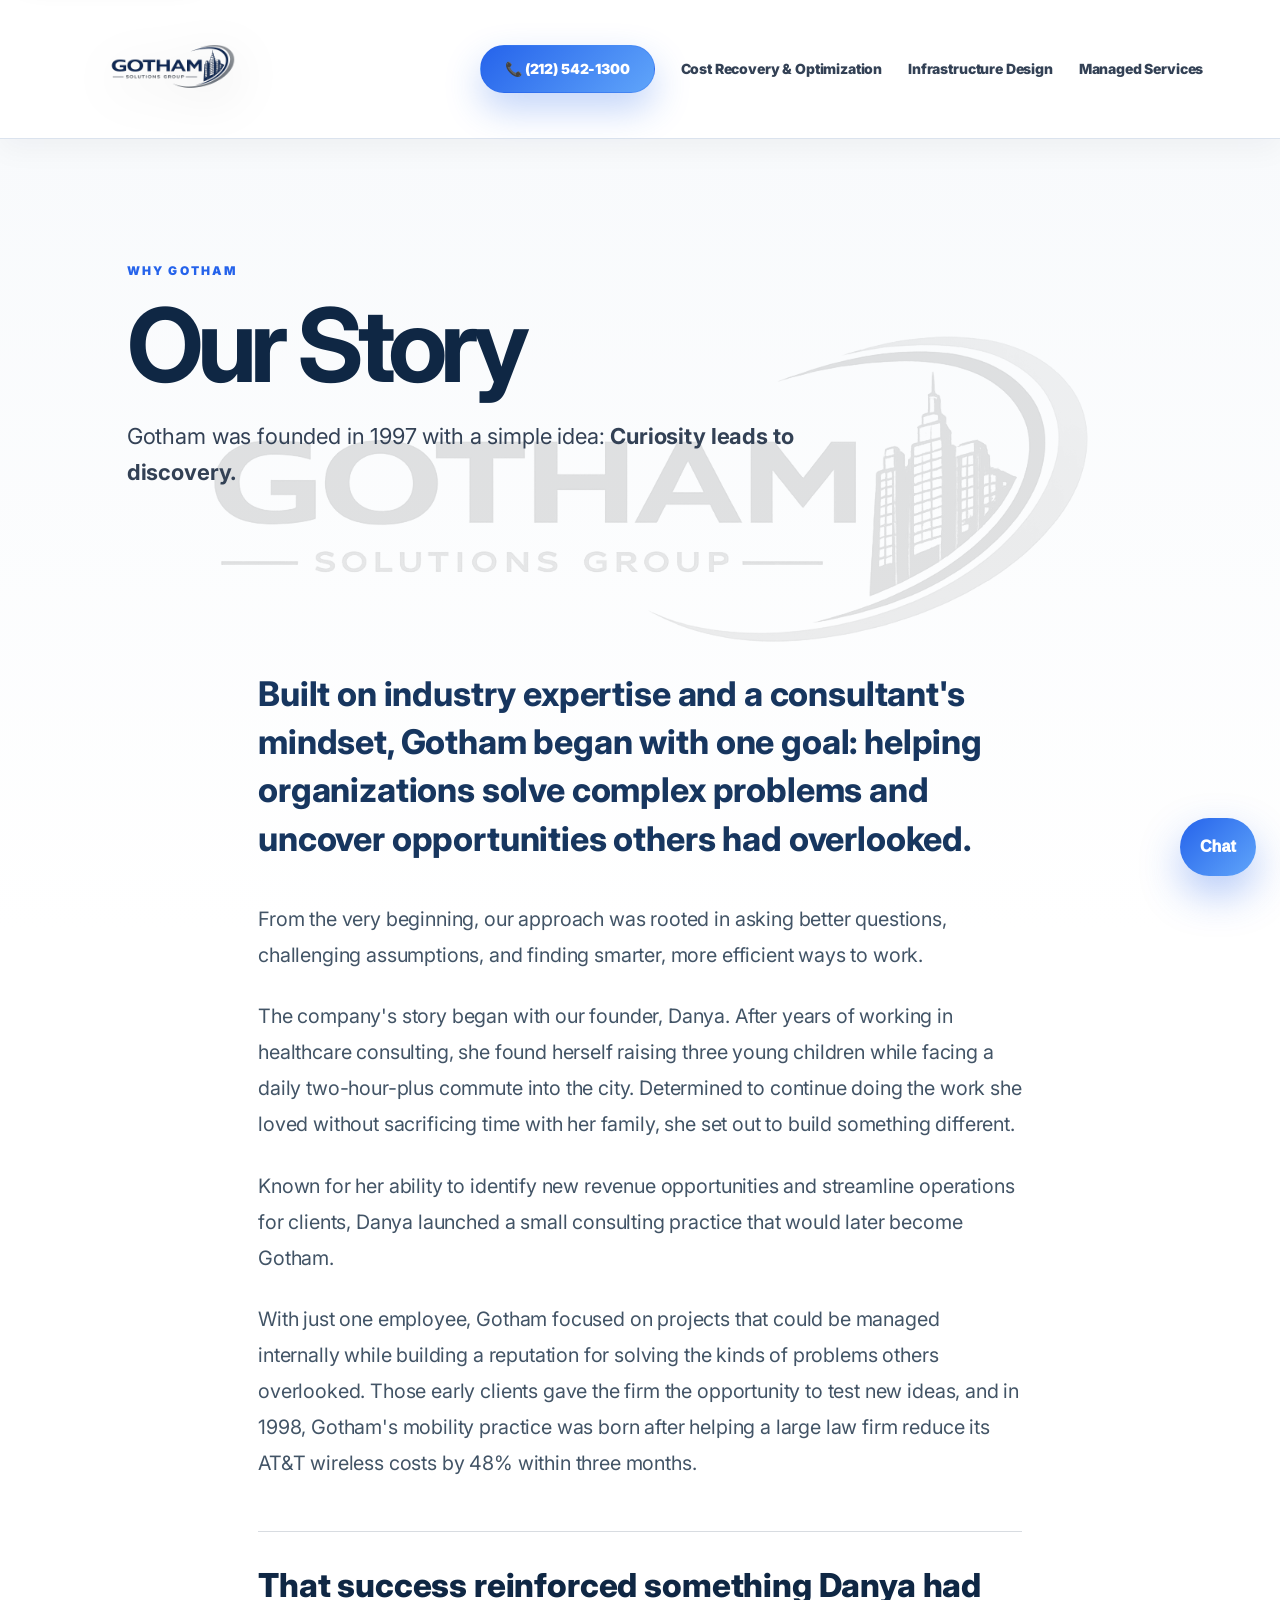
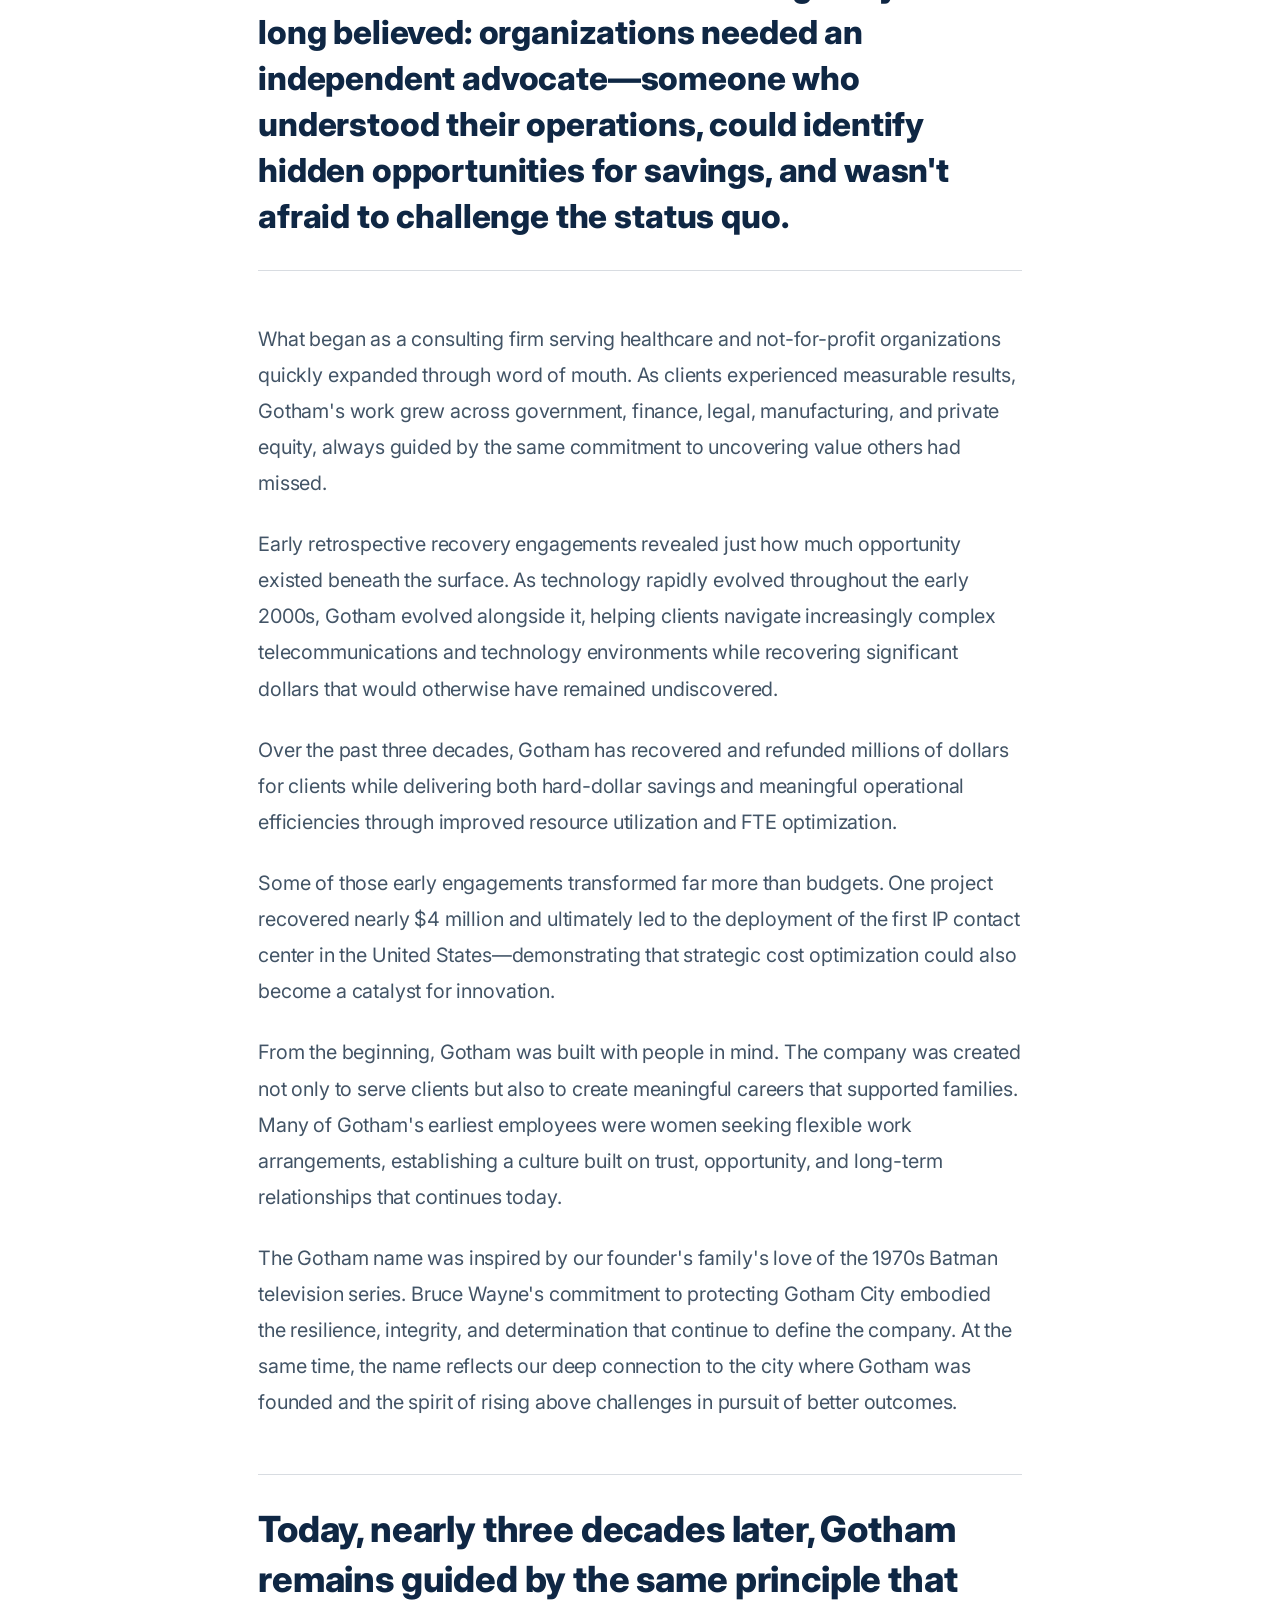
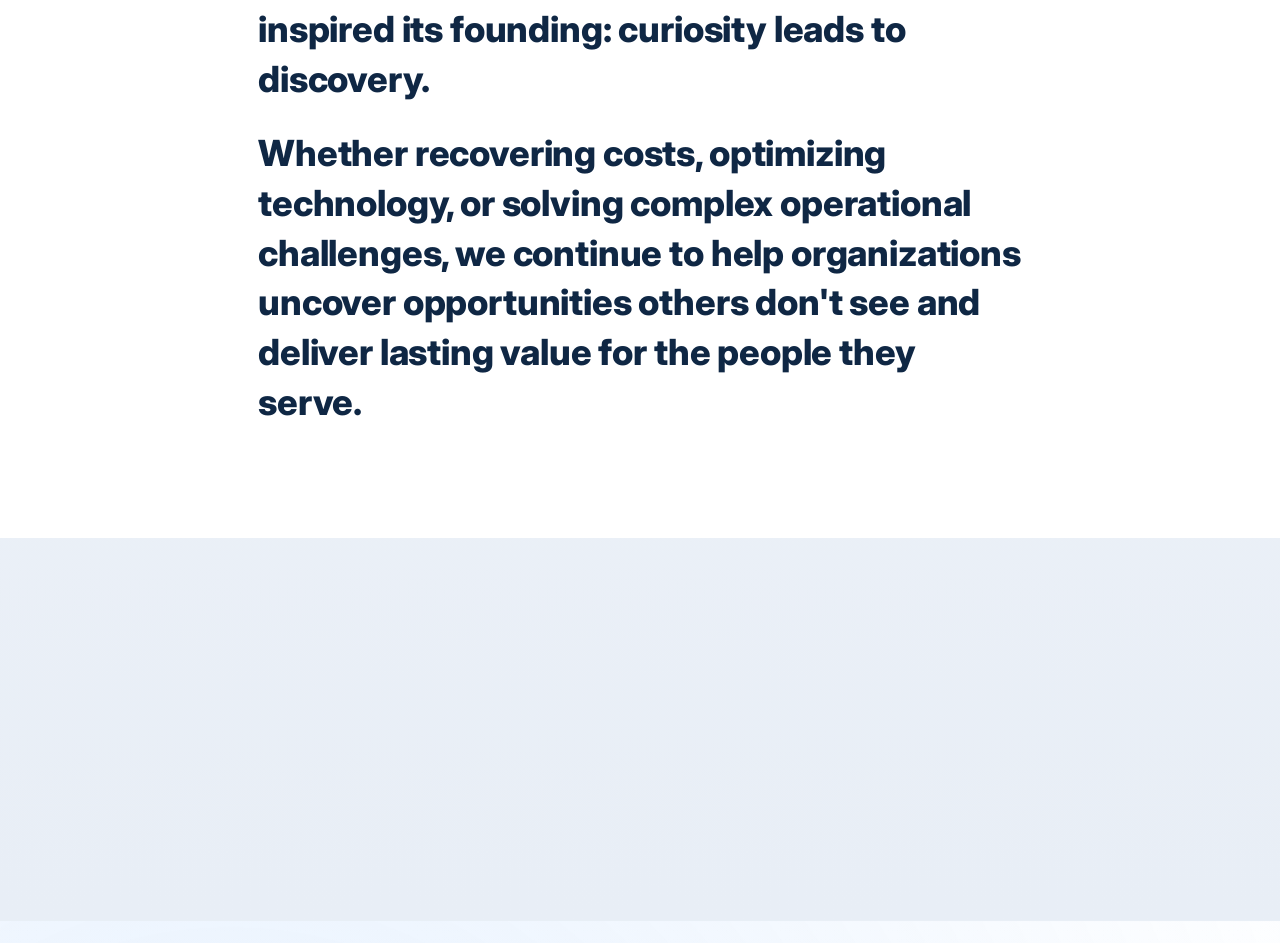
<file: about.html>
<!DOCTYPE html>

<html lang="en"><head><meta charset="utf-8"/>
<meta content="width=device-width, initial-scale=1.0" name="viewport"/>
<title>Our Story | Gotham Solutions Group</title>
<meta content="#0f172a" name="theme-color"/>
<meta content="Gotham Solutions Group" name="application-name"/>
<meta content="Gotham" name="apple-mobile-web-app-title"/>
<meta content="website" property="og:type"/>
<meta content="Gotham Solutions Group" property="og:site_name"/>
<meta content="Our Story | Gotham Solutions Group" property="og:title"/>
<meta content="The story of Gotham Solutions Group: founded in 1997 on curiosity, independent advocacy, problem solving, and measurable client outcomes." property="og:description"/>
<meta content="https://gothamsolutionsgroup.com/about" property="og:url"/>
<meta content="https://gothamsolutionsgroup.com/assets/images/social-preview.png" property="og:image"/>
<meta content="summary_large_image" name="twitter:card"/>
<meta content="Managed Services | Gotham Solutions Group" name="twitter:title"/>
<meta content="Managed IT sourcing, cybersecurity planning, cloud support, help desk alignment, endpoint support, and ongoing vendor coordination from Gotham Solutions Group." name="twitter:description"/>
<meta content="https://gothamsolutionsgroup.com/assets/images/social-preview.png" name="twitter:image"/>
<link href="/favicon.ico" rel="icon" sizes="any"/>
<link href="/favicon-16x16.png" rel="icon" sizes="16x16" type="image/png"/>
<link href="/favicon-32x32.png" rel="icon" sizes="32x32" type="image/png"/>
<link href="/apple-touch-icon.png" rel="apple-touch-icon"/>
<link href="/site.webmanifest" rel="manifest"/>
<link href="https://fonts.googleapis.com" rel="preconnect"/>
<link crossorigin="" href="https://fonts.gstatic.com" rel="preconnect"/>
<link href="https://fonts.googleapis.com/css2?family=Inter:wght@400;500;600;700;800;900&amp;display=swap" rel="stylesheet"/>
<link href="assets/styles.css?v=1.4.185" rel="stylesheet"/>
<style id="service-hero-stamp-styles">
@media (min-width:901px){
  .service-home-hero.hero-with-stamp{
    position:relative!important;
    display:grid!important;
    grid-template-columns:minmax(0,1.35fr) minmax(320px,.75fr)!important;
    align-items:center!important;
    column-gap:clamp(36px,5vw,88px)!important;
    padding-right:clamp(48px,6vw,96px)!important;
  }
  .service-home-hero.hero-with-stamp .hero-copy{
    width:auto!important;
    max-width:760px!important;
    min-width:0!important;
    grid-column:1!important;
  }
  .hero-stamp-showcase{
    position:relative!important;
    inset:auto!important;
    right:auto!important;
    top:auto!important;
    transform:none!important;
    grid-column:2!important;
    align-self:center!important;
    justify-self:stretch!important;
    width:100%!important;
    height:clamp(240px,25vw,370px)!important;
    min-height:0!important;
    margin:0!important;
    display:grid!important;
    place-items:center!important;
    pointer-events:none;
  }
}
.hero-stamp-paper{position:relative;width:100%;height:100%;min-height:220px;background:none;border:0;box-shadow:none;overflow:visible;}
.hero-stamp-mark{position:absolute;left:50%;top:50%;width:min(94%,540px);min-height:clamp(112px,12vw,176px);padding:clamp(16px,2vw,24px) clamp(24px,3vw,38px);display:flex;align-items:center;justify-content:center;text-align:center;transform:translate(-50%,-50%) rotate(-6deg);border:clamp(4px,.65vw,7px) solid rgba(0,67,125,.86);border-radius:10px;color:#00437d;background:transparent;font-family:Impact,"Arial Black",sans-serif;font-weight:900;line-height:.98;letter-spacing:.028em;text-transform:uppercase;font-size:clamp(1.2rem,2.35vw,2.15rem);opacity:0;filter:none;mix-blend-mode:multiply;text-shadow:none;box-shadow:none;-webkit-font-smoothing:antialiased;text-rendering:geometricPrecision;backface-visibility:hidden;}
.hero-stamp-mark::before,.hero-stamp-mark::after{content:"";position:absolute;pointer-events:none;border-radius:6px;}
.hero-stamp-mark::before{inset:7px;border:2px solid rgba(0,67,125,.54);}
.hero-stamp-mark::after{inset:-8px;border:2px solid rgba(0,67,125,.16);transform:translate(2px,-1px);clip-path:polygon(0 0,93% 0,100% 18%,91% 34%,100% 57%,92% 100%,0 100%);}

.hero-stamp-showcase.is-running .hero-stamp-mark{animation:heroStampImpact 7.2s cubic-bezier(.2,.78,.2,1) infinite;}
@keyframes heroStampImpact{0%,8%{opacity:0;transform:translate3d(-50%,-120%,0) rotate(-10deg) scale(1.12);filter:none}12%{opacity:.24;transform:translate3d(-50%,-64%,0) rotate(-7deg) scale(1.04);filter:none}14%{opacity:.98;transform:translate3d(-50%,-49%,0) rotate(-6deg) scale(.965);filter:none}17%,82%{opacity:.96;transform:translate3d(-50%,-50%,0) rotate(-6deg) scale(1);filter:none}88%,100%{opacity:0;transform:translate3d(-50%,-44%,0) rotate(-6deg) scale(1.015);filter:none}}
@media(max-width:900px){
  .service-home-hero.hero-with-stamp{display:block!important;}
  .hero-stamp-showcase{position:relative!important;inset:auto!important;transform:none!important;width:100%!important;min-height:230px!important;margin-top:24px!important;display:grid!important;place-items:center!important;}
  .hero-stamp-paper{width:100%;min-height:230px;}
  .hero-stamp-mark{width:min(88%,480px);}
}
@media(prefers-reduced-motion:reduce){.hero-stamp-showcase .hero-stamp-mark{opacity:.92;animation:none!important}}
</style>
<meta content="The story of Gotham Solutions Group: founded in 1997 on curiosity, independent advocacy, problem solving, and measurable client outcomes." name="description"/><link href="https://gothamsolutionsgroup.com/about" rel="canonical"/><style id="our-story-page-styles">
.our-story-page{background:linear-gradient(180deg,#f8fafc 0%,#fff 22%,#fff 100%)}
.our-story-hero{padding:110px 6vw 72px!important;max-width:1180px;margin:0 auto;text-align:left}
.our-story-hero h1{max-width:900px;font-size:clamp(58px,8vw,104px);line-height:.96;letter-spacing:-.065em;margin:.15em 0 .25em;color:#0f2744}
.our-story-hero .hero-text{max-width:760px;font-size:clamp(21px,2.3vw,28px);line-height:1.45;color:#334155}
.our-story-body{max-width:820px;margin:0 auto;padding:18px 28px 110px}
.our-story-body p{font-size:clamp(18px,1.55vw,20px);line-height:1.82;color:#425466;margin:0 0 25px}
.our-story-body .story-lead{font-size:clamp(24px,2.8vw,34px);line-height:1.42;color:#17365f;font-weight:750;margin-bottom:38px}
.our-story-body .story-milestone{margin:50px 0;padding:30px 0;border-top:1px solid rgba(15,39,68,.16);border-bottom:1px solid rgba(15,39,68,.16)}
.our-story-body .story-milestone p{font-size:clamp(23px,2.8vw,33px);line-height:1.4;color:#0f2744;font-weight:800;margin:0}
.our-story-body .story-close{margin-top:54px;padding-top:30px;border-top:1px solid rgba(15,39,68,.16)}
.our-story-body .story-close p{font-size:clamp(25px,3vw,36px);line-height:1.38;color:#0f2744;font-weight:800}
@media(max-width:700px){.our-story-hero{padding:84px 24px 56px!important}.our-story-body{padding:12px 24px 80px}.our-story-hero h1{font-size:clamp(48px,15vw,70px)}}
</style><style id="our-story-no-reveal-delay">
/* Our Story should render immediately on page arrival. */
.our-story-page > section.scroll-reveal,
.our-story-page > section.scroll-reveal.is-revealed {
  opacity: 1 !important;
  transform: none !important;
  transition: none !important;
  will-change: auto !important;
}
</style>
  <script type="application/ld+json">
  {
    "@context": "https://schema.org",
    "@graph": [
      {
        "@type": "Organization",
        "@id": "https://gothamsolutionsgroup.com/#organization",
        "name": "Gotham Solutions Group",
        "legalName": "Gotham Telecom Inc.",
        "alternateName": "Gotham Telecom",
        "url": "https://gothamsolutionsgroup.com/",
        "logo": {
          "@type": "ImageObject",
          "url": "https://gothamsolutionsgroup.com/assets/images/gotham-solutions-group-logo.png"
        },
        "image": "https://gothamsolutionsgroup.com/assets/images/social-preview.png",
        "foundingDate": "1997",
        "founder": {
          "@type": "Person",
          "name": "Danya Cohan"
        },
        "telephone": "+1-212-542-1300",
        "email": "info@gothamsolutionsgroup.com",
        "areaServed": "Worldwide",
        "contactPoint": {
          "@type": "ContactPoint",
          "telephone": "+1-212-542-1300",
          "email": "info@gothamsolutionsgroup.com",
          "contactType": "sales",
          "areaServed": "Worldwide",
          "availableLanguage": [
            "English"
          ]
        },
        "sameAs": [
          "https://www.linkedin.com/company/gotham-telecom-inc./",
          "https://www.facebook.com/profile.php?id=100069526381285",
          "https://x.com/GothamSolutions",
          "https://www.tiktok.com/@gothamsolutionsgroup"
        ]
      },
      {
        "@type": "AboutPage",
        "@id": "https://gothamsolutionsgroup.com/about#webpage",
        "url": "https://gothamsolutionsgroup.com/about",
        "name": "Our Story | Gotham Solutions Group",
        "description": "The story of Gotham Solutions Group: founded in 1997 on curiosity, independent advocacy, problem solving, and measurable client outcomes.",
        "mainEntity": {
          "@id": "https://gothamsolutionsgroup.com/#organization"
        },
        "isPartOf": {
          "@id": "https://gothamsolutionsgroup.com/#website"
        },
        "inLanguage": "en-US"
      }
    ]
  }
  </script>
</head><body>
<a class="skip-link" href="#main-content">Skip to main content</a><header class="site-header" id="top">
<a aria-label="Gotham Solutions Group home" class="brand logo-brand" href="/">
<picture class="optimized-image" style="display:contents"><source srcset="assets/images/optimized/brand/gotham-solutions-group-logo.webp" type="image/webp"/><img alt="Gotham Solutions Group" class="site-logo" decoding="async" src="assets/images/gotham-solutions-group-logo.png" width="1536" height="1024"/></picture>
</a>
<button aria-expanded="false" aria-label="Open navigation" class="menu-toggle">☰</button>
<nav aria-label="Primary navigation" class="nav">
<a class="nav-cta phone-cta" href="tel:+12125421300">📞 (212) 542-1300</a>
<a href="/cost-recovery-optimization">Cost Recovery &amp; Optimization</a>
<a href="/infrastructure-design">Infrastructure Design</a>
<a href="/managed-services">Managed Services</a>
</nav>
</header><main class="our-story-page" id="main-content">
<section class="our-story-hero" id="our-story">
<p class="eyebrow">Why Gotham</p>
<h1>Our Story</h1>
<p class="hero-text">Gotham was founded in 1997 with a simple idea: <strong>Curiosity leads to discovery.</strong></p>
</section>
<section aria-label="Gotham company story" class="our-story-body">
<p class="story-lead">Built on industry expertise and a consultant's mindset, Gotham began with one goal: helping organizations solve complex problems and uncover opportunities others had overlooked.</p>
<p>From the very beginning, our approach was rooted in asking better questions, challenging assumptions, and finding smarter, more efficient ways to work.</p>
<p>The company's story began with our founder, Danya. After years of working in healthcare consulting, she found herself raising three young children while facing a daily two-hour-plus commute into the city. Determined to continue doing the work she loved without sacrificing time with her family, she set out to build something different.</p>
<p>Known for her ability to identify new revenue opportunities and streamline operations for clients, Danya launched a small consulting practice that would later become Gotham.</p>
<p>With just one employee, Gotham focused on projects that could be managed internally while building a reputation for solving the kinds of problems others overlooked. Those early clients gave the firm the opportunity to test new ideas, and in 1998, Gotham's mobility practice was born after helping a large law firm reduce its AT&amp;T wireless costs by 48% within three months.</p>
<div class="story-milestone"><p>That success reinforced something Danya had long believed: organizations needed an independent advocate—someone who understood their operations, could identify hidden opportunities for savings, and wasn't afraid to challenge the status quo.</p></div>
<p>What began as a consulting firm serving healthcare and not-for-profit organizations quickly expanded through word of mouth. As clients experienced measurable results, Gotham's work grew across government, finance, legal, manufacturing, and private equity, always guided by the same commitment to uncovering value others had missed.</p>
<p>Early retrospective recovery engagements revealed just how much opportunity existed beneath the surface. As technology rapidly evolved throughout the early 2000s, Gotham evolved alongside it, helping clients navigate increasingly complex telecommunications and technology environments while recovering significant dollars that would otherwise have remained undiscovered.</p>
<p>Over the past three decades, Gotham has recovered and refunded millions of dollars for clients while delivering both hard-dollar savings and meaningful operational efficiencies through improved resource utilization and FTE optimization.</p>
<p>Some of those early engagements transformed far more than budgets. One project recovered nearly $4 million and ultimately led to the deployment of the first IP contact center in the United States—demonstrating that strategic cost optimization could also become a catalyst for innovation.</p>
<p>From the beginning, Gotham was built with people in mind. The company was created not only to serve clients but also to create meaningful careers that supported families. Many of Gotham's earliest employees were women seeking flexible work arrangements, establishing a culture built on trust, opportunity, and long-term relationships that continues today.</p>
<p>The Gotham name was inspired by our founder's family's love of the 1970s Batman television series. Bruce Wayne's commitment to protecting Gotham City embodied the resilience, integrity, and determination that continue to define the company. At the same time, the name reflects our deep connection to the city where Gotham was founded and the spirit of rising above challenges in pursuit of better outcomes.</p>
<div class="story-close"><p>Today, nearly three decades later, Gotham remains guided by the same principle that inspired its founding: curiosity leads to discovery.</p><p>Whether recovering costs, optimizing technology, or solving complex operational challenges, we continue to help organizations uncover opportunities others don't see and deliver lasting value for the people they serve.</p></div>
</section>
</main><footer class="site-footer">
<div>
<a class="footer-brand" href="/">Gotham Solutions Group</a>
<p>Vendor-neutral solutions and infrastructure advisory for organizations that need better outcomes without more complexity.</p>
</div>
<div>
<h3>Contact</h3>
<p>
<a href="tel:+12125421300">(212) 542-1300</a><br/>
<a href="mailto:info@gothamsolutionsgroup.com">info@gothamsolutionsgroup.com</a>
</p>
<div class="social-links">
<a class="social-btn" href="https://www.linkedin.com/company/gotham-telecom-inc./" rel="noopener" target="_blank"><svg aria-hidden="true" class="social-svg" viewbox="0 0 24 24"><path d="M20.45 20.45h-3.56v-5.57c0-1.33-.03-3.04-1.85-3.04-1.85 0-2.14 1.45-2.14 2.94v5.67H9.34V9h3.42v1.56h.05c.48-.9 1.64-1.85 3.37-1.85 3.6 0 4.27 2.37 4.27 5.46v6.28ZM5.32 7.43a2.06 2.06 0 1 1 0-4.12 2.06 2.06 0 0 1 0 4.12ZM7.1 20.45H3.54V9H7.1v11.45ZM22.23 0H1.77C.79 0 0 .77 0 1.72v20.56C0 23.23.79 24 1.77 24h20.46c.98 0 1.77-.77 1.77-1.72V1.72C24 .77 23.21 0 22.23 0Z" fill="currentColor"></path></svg><span class="sr-only">LinkedIn</span></a>
<a class="social-btn" href="https://www.facebook.com/profile.php?id=100069526381285" rel="noopener" target="_blank"><svg aria-hidden="true" class="social-svg" viewbox="0 0 24 24"><path d="M24 12.07C24 5.4 18.63 0 12 0S0 5.4 0 12.07C0 18.1 4.39 23.1 10.13 24v-8.44H7.08v-3.49h3.05V9.41c0-3.03 1.79-4.7 4.53-4.7 1.31 0 2.68.24 2.68.24v2.96h-1.51c-1.49 0-1.96.93-1.96 1.89v2.27h3.33l-.53 3.49h-2.8V24C19.61 23.1 24 18.1 24 12.07Z" fill="currentColor"></path></svg><span class="sr-only">Facebook</span></a>
<a class="social-btn" href="https://x.com/GothamSolutions" rel="noopener" target="_blank"><svg aria-hidden="true" class="social-svg" viewbox="0 0 24 24"><path d="M18.9 1.15h3.68l-8.04 9.19L24 22.85h-7.41l-5.8-7.59-6.64 7.59H.47l8.6-9.83L0 1.15h7.6l5.24 6.93 6.06-6.93Zm-1.29 19.5h2.04L6.49 3.23H4.3l13.31 17.42Z" fill="currentColor"></path></svg><span class="sr-only">X</span></a>
<a class="social-btn social-btn-tiktok" href="https://www.tiktok.com/@gothamsolutionsgroup" rel="noopener" target="_blank"><svg aria-hidden="true" class="social-svg" viewbox="0 0 24 24"><path d="M19.59 6.69a4.83 4.83 0 0 1-3.77-4.25V2h-3.45v13.67a2.89 2.89 0 0 1-5.2 1.74 2.89 2.89 0 0 1 2.31-4.64c.3 0 .59.05.86.14V9.4a6.32 6.32 0 0 0-.86-.06A6.34 6.34 0 0 0 3.14 15.68a6.34 6.34 0 0 0 10.81 4.48 6.34 6.34 0 0 0 1.86-4.48V8.73a8.16 8.16 0 0 0 4.78 1.53V6.69z" fill="currentColor"></path></svg><span class="sr-only">TikTok</span></a>
</div>
</div>
<div><h3>Get Started</h3><a class="button primary" href="/contact">Book a Consultation</a></div>
<div class="footer-identity-row">
<div class="footer-certifications" aria-label="Woman-owned business certifications"><span>Woman-Owned Business Certifications</span><div class="footer-certification-marks"><img class="footer-wbe-logo" src="assets/images/certifications/nys-wbe-certified.png" alt="New York State Certified Women-Owned Business Enterprise" loading="lazy" decoding="async" width="207" height="92"/><img class="footer-wbe-seal" src="assets/images/certifications/nys-wbe-seal.png" alt="New York State Certified Women Business Enterprise seal" loading="lazy" decoding="async" width="150" height="150"/><img class="footer-wbe-certified-badge" src="assets/images/certifications/certified-wbe-badge.png" alt="Certified Women's Business Enterprise" loading="lazy" decoding="async" width="640" height="278"/></div></div>
<div class="footer-brand-concept">
<span>Gotham Telecom is now Gotham Solutions Group</span>
<img alt="Gotham Logo" class="footer-concept-logo" decoding="async" loading="lazy" src="assets/images/footer-gotham-logo.png" width="212" height="181"/>
</div>
</div>
<div class="footer-bottom-row"><p class="copyright">© <span data-current-year>2026</span> Gotham Solutions Group</p><div class="footer-legal" style="display:flex;align-items:center;flex-wrap:wrap;gap:8px 18px"><a href="/terms-and-conditions">Terms &amp; Conditions</a> <a href="/privacy-policy">Privacy Policy</a></div></div>
</footer>
<script defer="" src="assets/script.js?v=1.4.185"></script>
<div aria-live="polite" class="gotham-ai-widget">
<button aria-label="Open Gotham guided assistant" class="gotham-ai-toggle">
<span>Chat</span>
</button>
<div aria-label="Gotham guided assistant" class="gotham-ai-panel" role="dialog">
<div class="gotham-ai-header">
<strong>How Can We Help?</strong>
<button aria-label="Close assistant" class="gotham-ai-close">×</button>
</div>
<div class="gotham-ai-messages">
<div class="gotham-ai-message bot">
        Hi — I can help you explore expense reduction, infrastructure design, and managed services. What would you like to improve?
      </div>
</div>
<div class="gotham-ai-quick">
<button data-question="expense">Reduce expenses</button>
<button data-question="infrastructure">Design infrastructure</button>
<button data-question="managed">Managed services</button>
<button data-question="contact">Talk to Gotham</button>
</div>
<form class="gotham-ai-form">
<input aria-label="Ask a question" placeholder="Ask a question..." type="text"/>
<button type="submit">Send</button>
</form>
</div>
</div>
<script id="service-hero-stamp-animation">
document.addEventListener('DOMContentLoaded', function(){
  var show = document.querySelector('.hero-stamp-showcase');
  if(!show) return;
  var mark = show.querySelector('.hero-stamp-mark');
  var quotes = [
      'One click. One call. One team.',
      'One partner. Every connection.',
      'Empowering businesses through problem solving.'
  ];
  var index = 0;
  function render(){
    mark.textContent = quotes[index];
    mark.setAttribute('aria-label', quotes[index]);
  }
  render();
  show.classList.add('is-running');
  mark.addEventListener('animationiteration', function(e){
    if(e.animationName !== 'heroStampImpact') return;
    index = (index + 1) % quotes.length;
    render();
  });
});
</script>
</body></html>
</file>
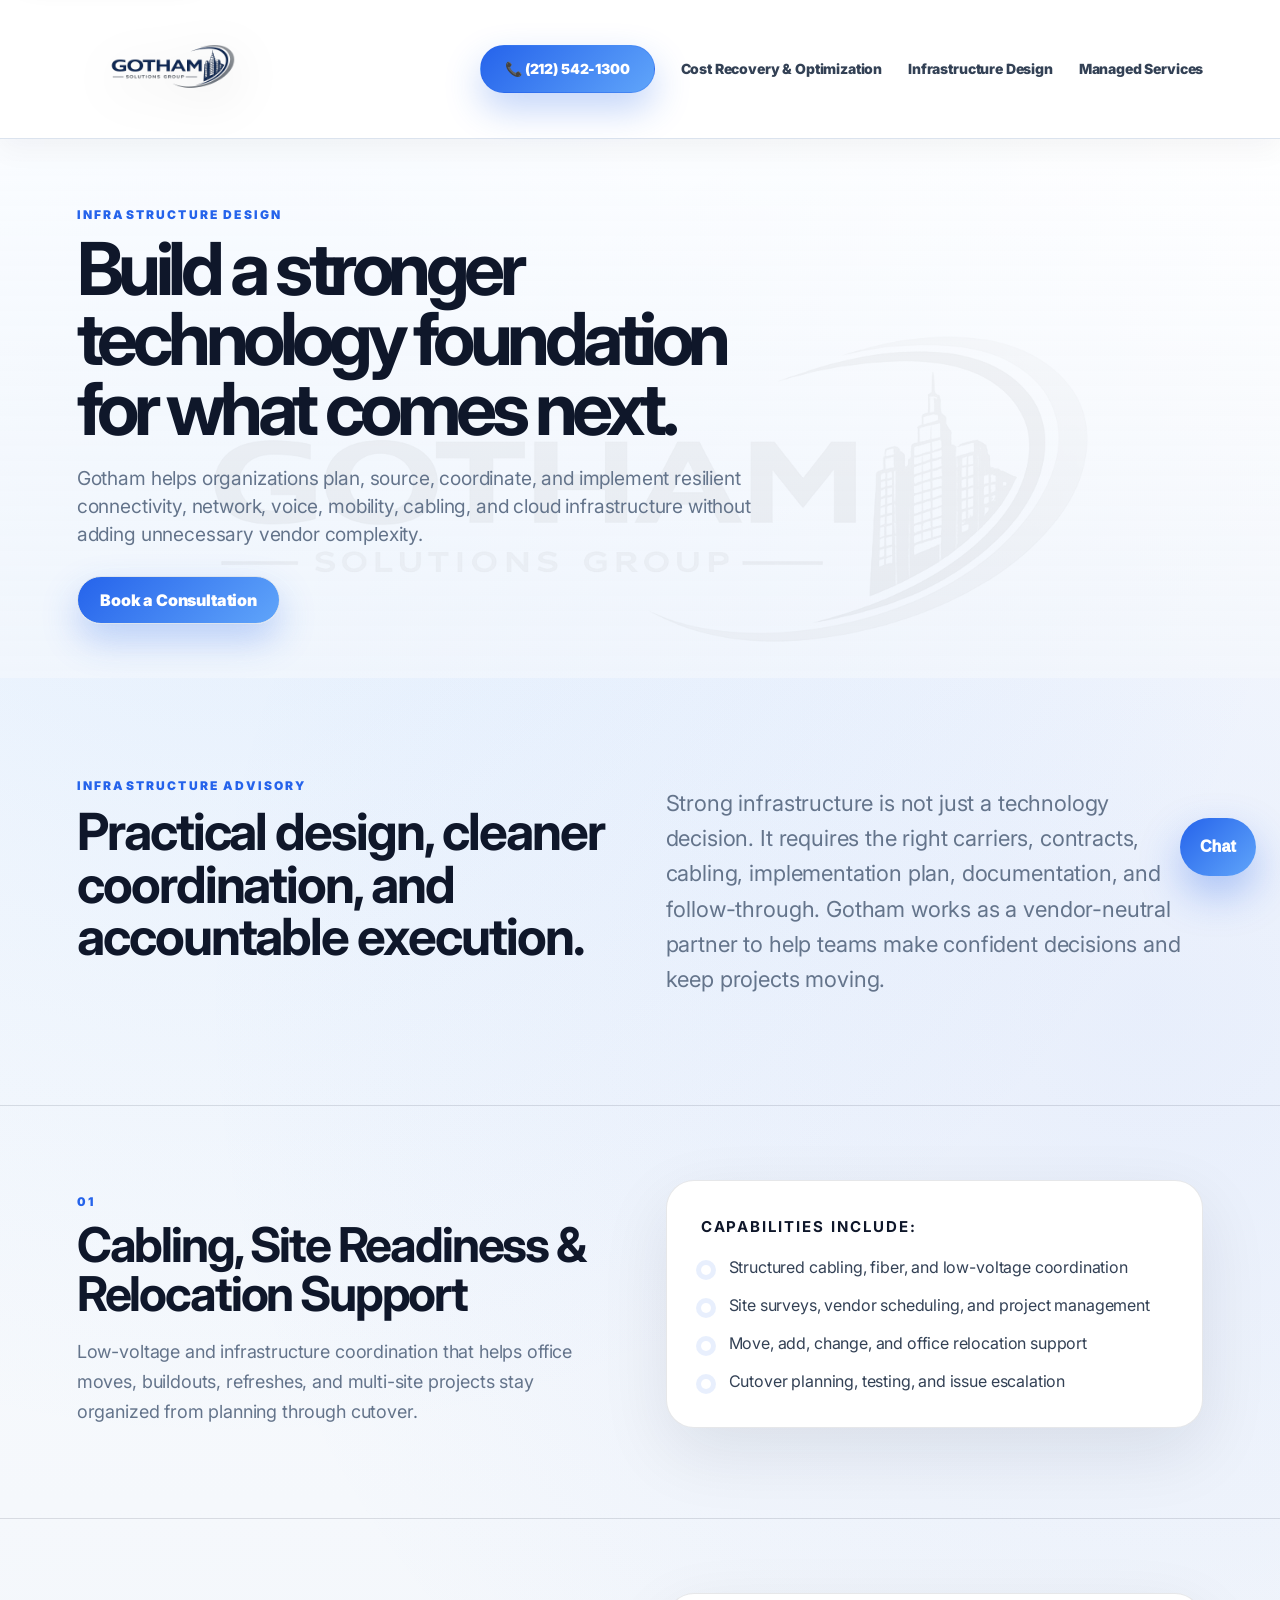
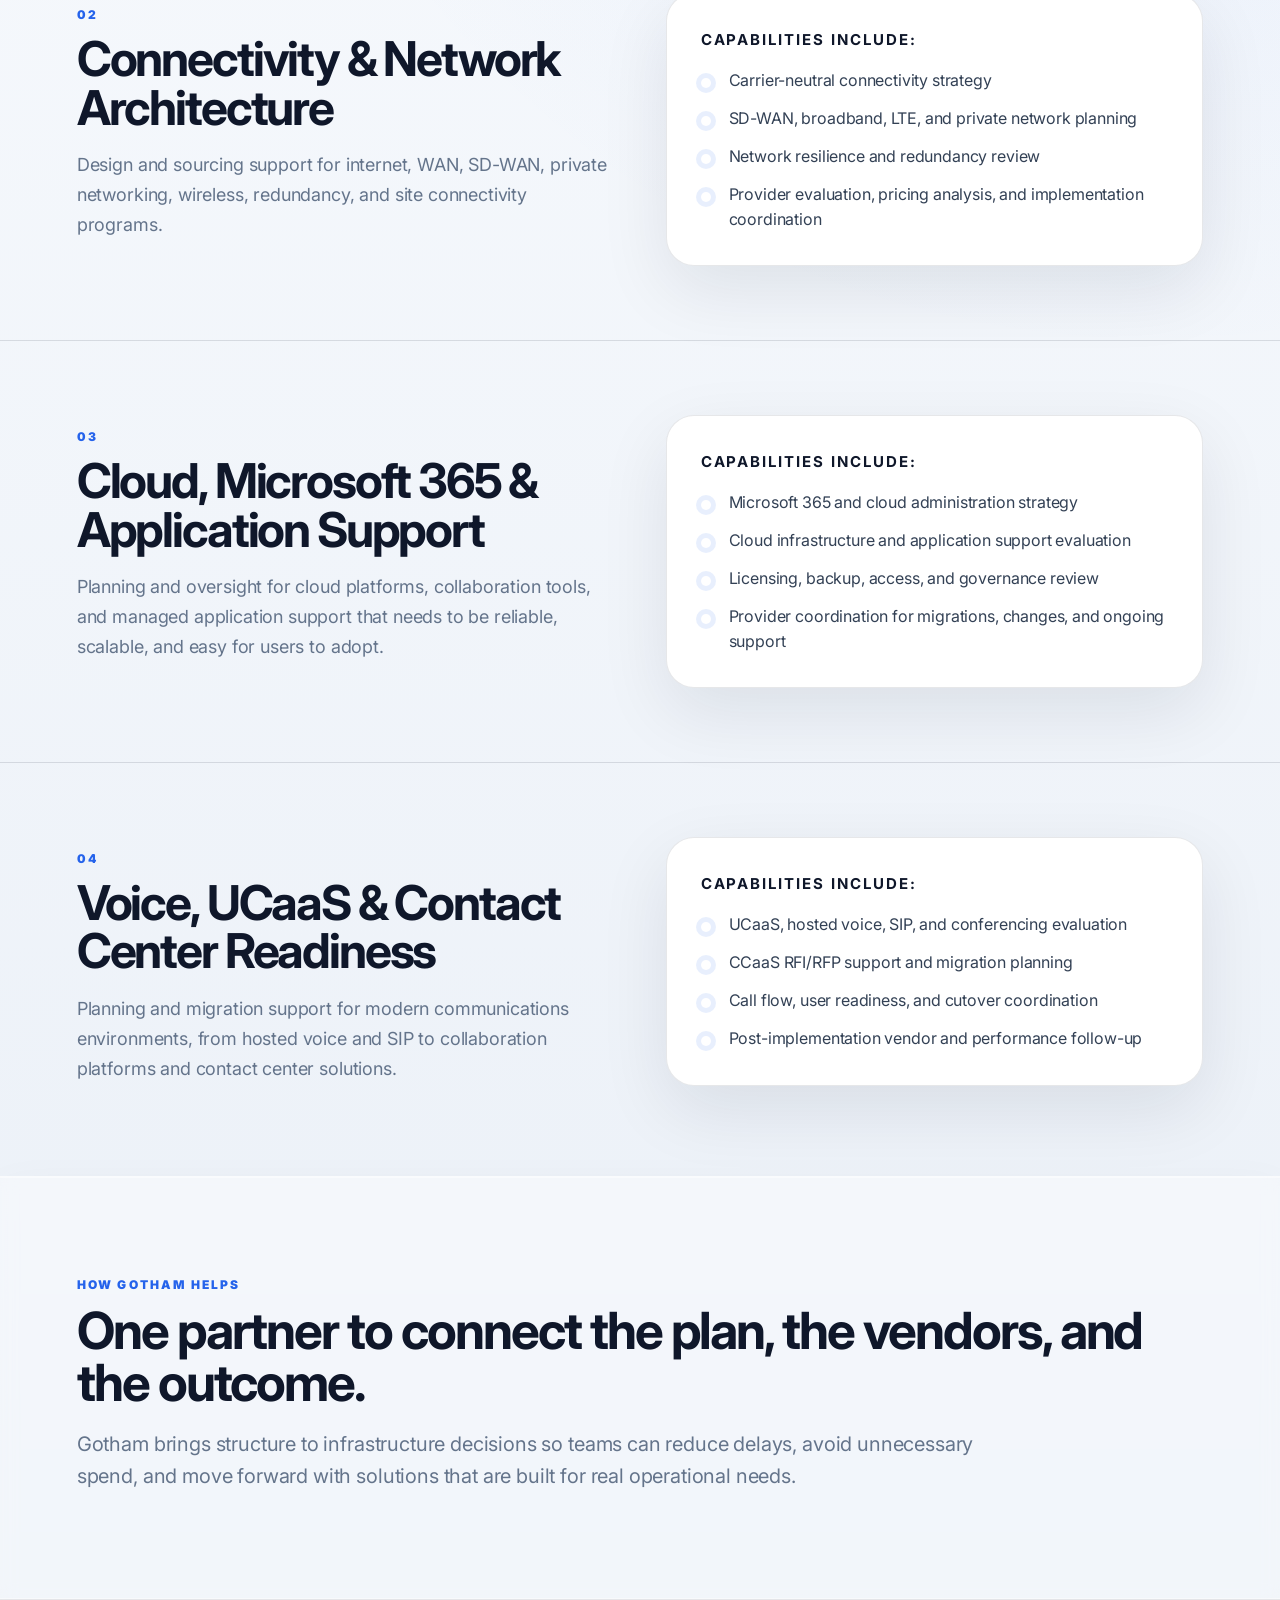
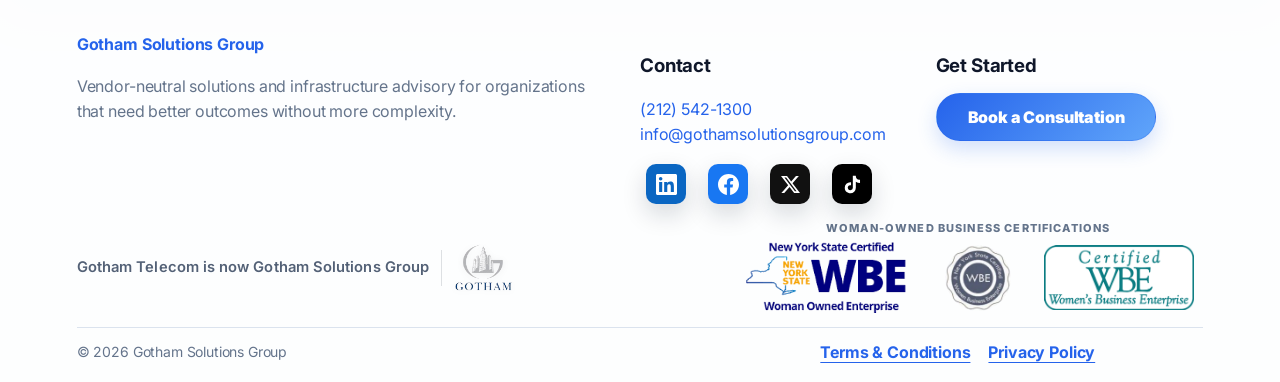
<file: case-studies.html>
<!doctype html>
<html lang="en">
<head><meta charset="utf-8">
  <meta name="viewport" content="width=device-width, initial-scale=1">
  <title>Infrastructure Design | Gotham Solutions Group</title>
  <meta name="robots" content="noindex,follow">
  <link rel="canonical" href="https://gothamsolutionsgroup.com/infrastructure-design">
  <meta http-equiv="refresh" content="0; url=/infrastructure-design">

</head>
<body>
  <p>Redirecting to <a href="/infrastructure-design">Infrastructure Design</a>.</p>
  <script>window.location.replace('infrastructure-design.html');</script>
</body>
</html>
</file>
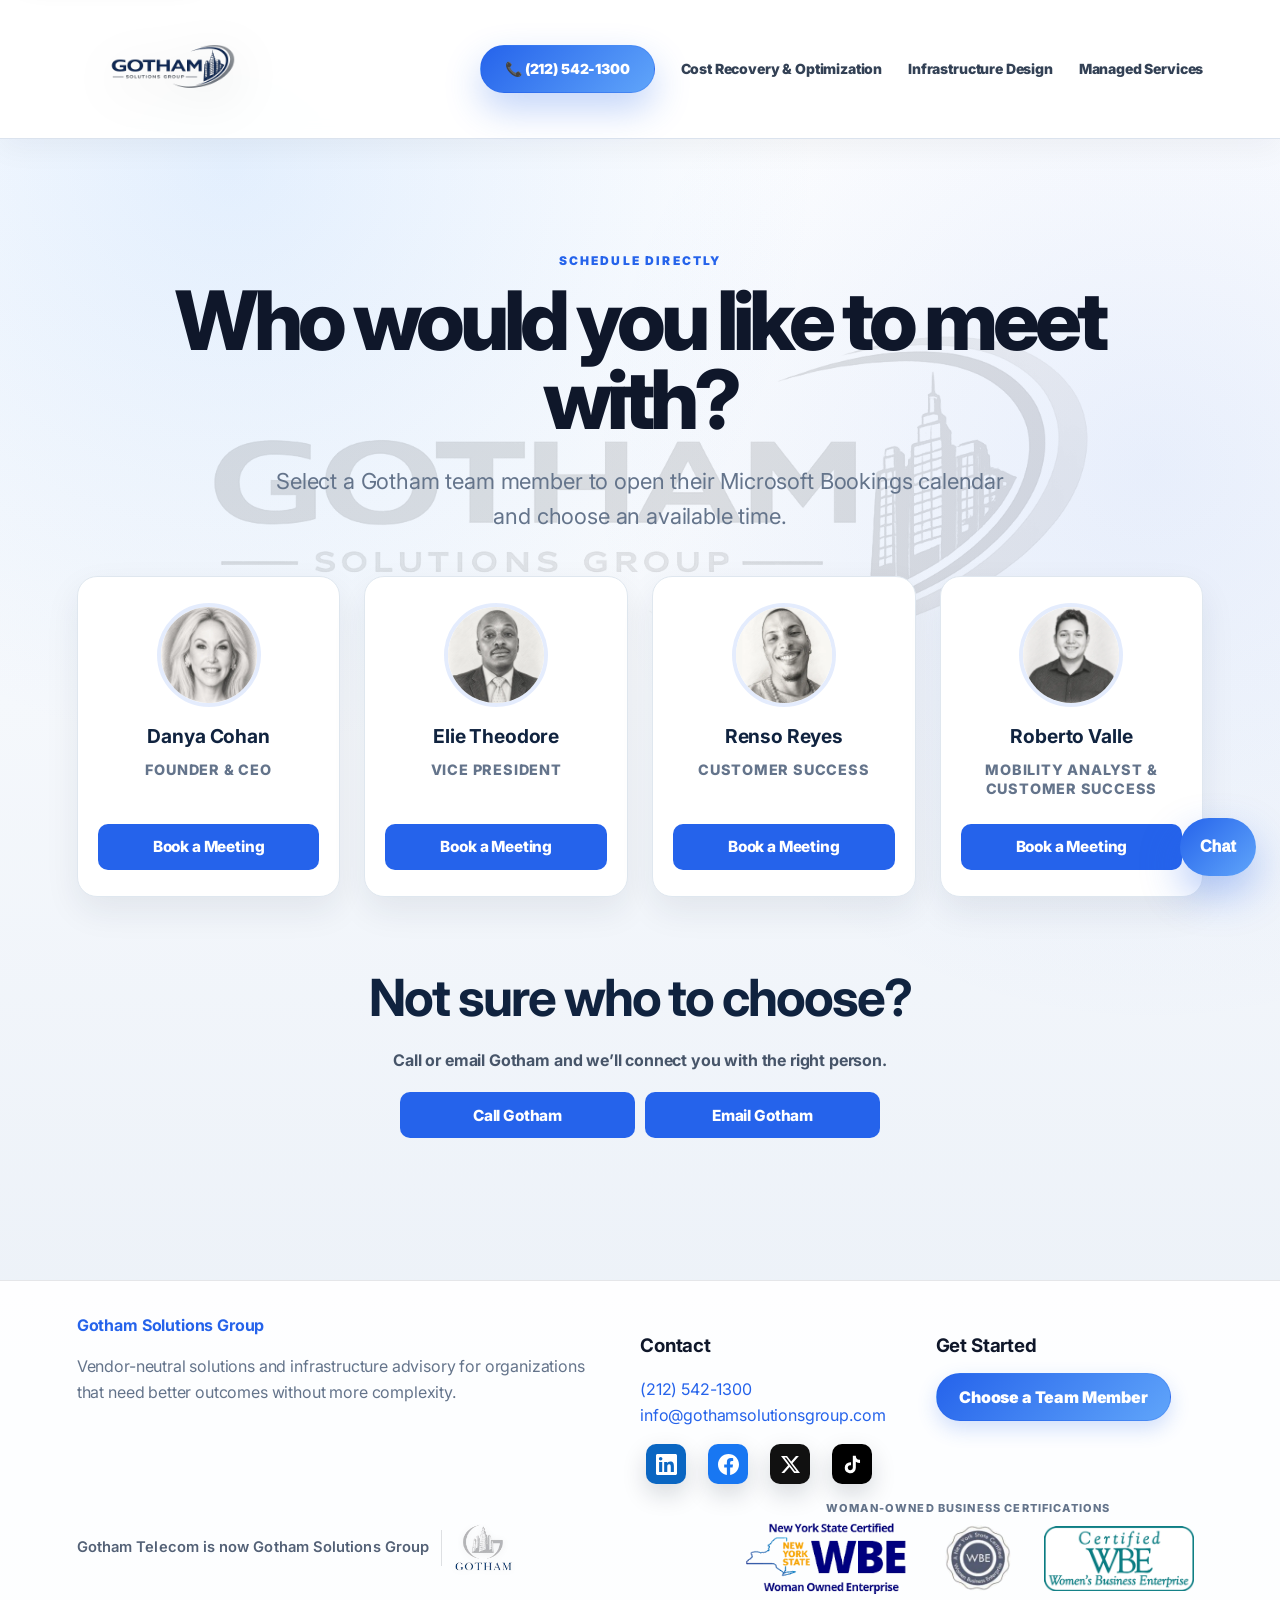
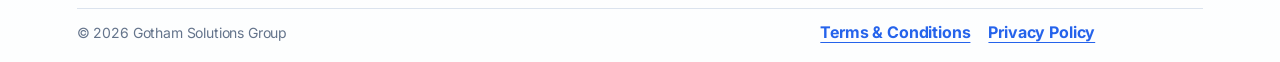
<file: contact.html>
<!DOCTYPE html><html lang="en"><head><meta charset="UTF-8">
  <meta name="viewport" content="width=device-width, initial-scale=1.0">
  <title>Contact Gotham Solutions Group</title>
  <meta name="description" content="Contact Gotham Solutions Group to start a technology, vendor, contract, infrastructure, and cost review.">
  <link rel="canonical" href="https://gothamsolutionsgroup.com/contact">
  <meta name="theme-color" content="#0f172a">
  <meta name="application-name" content="Gotham Solutions Group">
  <meta name="apple-mobile-web-app-title" content="Gotham">

  <meta property="og:type" content="website">
  <meta property="og:site_name" content="Gotham Solutions Group">
  <meta property="og:title" content="Contact Gotham Solutions Group">
  <meta property="og:description" content="Contact Gotham Solutions Group to start a technology, vendor, contract, infrastructure, and cost review.">
  <meta property="og:url" content="https://gothamsolutionsgroup.com/contact">
  <meta property="og:image" content="https://gothamsolutionsgroup.com/assets/images/social-preview.png">
  <meta name="twitter:card" content="summary_large_image">
  <meta name="twitter:title" content="Contact Gotham Solutions Group">
  <meta name="twitter:description" content="Contact Gotham Solutions Group to start a technology, vendor, contract, infrastructure, and cost review.">
  <meta name="twitter:image" content="https://gothamsolutionsgroup.com/assets/images/social-preview.png">

  <link rel="icon" href="/favicon.ico" sizes="any">
  <link rel="icon" type="image/png" sizes="16x16" href="/favicon-16x16.png">
  <link rel="icon" type="image/png" sizes="32x32" href="/favicon-32x32.png">
  <link rel="apple-touch-icon" href="/apple-touch-icon.png">
  <link rel="manifest" href="/site.webmanifest">

  <link rel="preconnect" href="https://fonts.googleapis.com">
  <link rel="preconnect" href="https://fonts.gstatic.com" crossorigin>
  <link href="https://fonts.googleapis.com/css2?family=Inter:wght@400;500;600;700;800;900&display=swap" rel="stylesheet">
  <link rel="stylesheet" href="assets/styles.css?v=1.4.185">
  <style id="gotham-team-bookings-styles">
    .team-card-actions{display:flex;align-items:center;justify-content:center;gap:10px;margin-top:14px;flex-wrap:wrap}
    .team-card-actions>.linkedin-link{margin:0}
    .team-card-booking-link,.team-qa-booking-link,.consultation-booking-button{display:inline-flex;align-items:center;justify-content:center;min-height:42px;padding:0 16px;border:0;border-radius:10px;background:#2563eb;color:#fff;text-decoration:none;font-size:.88rem;font-weight:800;line-height:1;transition:transform .2s ease,background .2s ease,box-shadow .2s ease}
    .team-card-booking-link:hover,.team-card-booking-link:focus-visible,.team-qa-booking-link:hover,.team-qa-booking-link:focus-visible,.consultation-booking-button:hover,.consultation-booking-button:focus-visible{background:#1d4ed8;transform:translateY(-1px);box-shadow:0 8px 20px rgba(37,99,235,.20)}
    .team-card-booking-link:focus-visible,.team-qa-booking-link:focus-visible,.consultation-booking-button:focus-visible{outline:3px solid #93c5fd;outline-offset:2px}
    .consultation-team-booking{padding-top:clamp(72px,8vw,100px)!important;padding-bottom:clamp(84px,9vw,120px)!important}
    .consultation-team-booking-inner{max-width:1180px;margin:0 auto}
    .consultation-team-booking-head{text-align:center;max-width:980px;margin:0 auto 42px}
    .consultation-team-booking-head h1{font-size:clamp(42px,7vw,82px);line-height:.96;letter-spacing:-.06em;margin:12px auto 24px;max-width:980px;color:var(--text);font-weight:800}
    .consultation-team-booking-head p:last-child{margin:0 auto;color:var(--muted);font-size:clamp(18px,2vw,22px);line-height:1.6;max-width:760px}
    .consultation-team-grid{display:flex;flex-wrap:wrap;justify-content:center;gap:20px}
    .consultation-team-card{flex:1 1 205px;max-width:230px;min-width:195px;display:flex;flex-direction:column;align-items:center;text-align:center;padding:26px 20px;border:1px solid #dfe7ef;border-radius:20px;background:#fff;box-shadow:0 14px 34px rgba(21,43,70,.08)}
    .consultation-team-photo{width:104px;height:104px;border-radius:50%;object-fit:cover;margin-bottom:18px;border:4px solid rgba(37,99,235,.12)}
    .consultation-team-card h3{margin:0 0 7px;color:#10233f;font-size:clamp(1.2rem,1.5vw,1.4rem);line-height:1.2}
    .consultation-team-role{min-height:44px;margin:0 0 20px;color:#64748b;font-size:.9rem;font-weight:800;line-height:1.35;text-transform:uppercase;letter-spacing:.055em}
    .consultation-booking-button{width:100%;min-height:46px;margin-top:auto;font-size:.96rem}
    .consultation-help{display:flex;flex-direction:column;align-items:center;width:100%;max-width:1180px;margin:48px auto 0;padding:26px 20px;border:0;border-radius:0;background:transparent;box-shadow:none;text-align:center}
    .consultation-help-copy{display:grid;gap:8px;max-width:640px;margin-bottom:20px;text-align:center}
    .consultation-help-copy h2{margin:0;color:#10233f;font-size:clamp(1.2rem,1.5vw,1.4rem);line-height:1.2;letter-spacing:-.025em}
    .consultation-help-copy span{color:#475569;font-size:1rem;font-weight:700;line-height:1.45}
    .consultation-help-actions{display:grid;grid-template-columns:repeat(2,minmax(0,1fr));width:100%;max-width:480px;gap:10px}
    .consultation-help-actions a{display:inline-flex;align-items:center;justify-content:center;width:100%;min-height:46px;padding:0 16px;border:0;border-radius:10px;background:#2563eb;color:#fff;text-decoration:none;font-size:.96rem;font-weight:800;line-height:1;white-space:nowrap;transition:transform .2s ease,background .2s ease,box-shadow .2s ease}
    .consultation-help-actions a:hover,.consultation-help-actions a:focus-visible{transform:translateY(-1px);background:#1d4ed8;box-shadow:0 8px 20px rgba(37,99,235,.20)}
    .consultation-help-actions a:focus-visible{outline:3px solid #93c5fd;outline-offset:2px}
    @media(max-width:760px){.consultation-help{max-width:100%;padding:26px 20px}.consultation-help-actions{grid-template-columns:1fr;max-width:320px}}
    @media(max-width:620px){.consultation-team-booking{padding-left:20px!important;padding-right:20px!important}.consultation-team-booking-head h1{font-size:clamp(42px,13vw,58px)}.consultation-team-card{max-width:100%;flex-basis:100%}.consultation-help{max-width:100%;margin-top:36px;padding:26px 20px}}
  </style>
  <script type="application/ld+json">
  {
    "@context": "https://schema.org",
    "@graph": [
      {
        "@type": "Organization",
        "@id": "https://gothamsolutionsgroup.com/#organization",
        "name": "Gotham Solutions Group",
        "legalName": "Gotham Telecom Inc.",
        "alternateName": "Gotham Telecom",
        "url": "https://gothamsolutionsgroup.com/",
        "logo": {
          "@type": "ImageObject",
          "url": "https://gothamsolutionsgroup.com/assets/images/gotham-solutions-group-logo.png"
        },
        "image": "https://gothamsolutionsgroup.com/assets/images/social-preview.png",
        "foundingDate": "1997",
        "founder": {
          "@type": "Person",
          "name": "Danya Cohan"
        },
        "telephone": "+1-212-542-1300",
        "email": "info@gothamsolutionsgroup.com",
        "areaServed": "Worldwide",
        "contactPoint": {
          "@type": "ContactPoint",
          "telephone": "+1-212-542-1300",
          "email": "info@gothamsolutionsgroup.com",
          "contactType": "sales",
          "areaServed": "Worldwide",
          "availableLanguage": [
            "English"
          ]
        },
        "sameAs": [
          "https://www.linkedin.com/company/gotham-telecom-inc./",
          "https://www.facebook.com/profile.php?id=100069526381285",
          "https://x.com/GothamSolutions",
          "https://www.tiktok.com/@gothamsolutionsgroup"
        ]
      },
      {
        "@type": "ContactPage",
        "@id": "https://gothamsolutionsgroup.com/contact#webpage",
        "url": "https://gothamsolutionsgroup.com/contact",
        "name": "Contact Gotham Solutions Group",
        "description": "Contact Gotham Solutions Group to start a technology, vendor, contract, infrastructure, and cost review.",
        "mainEntity": {
          "@id": "https://gothamsolutionsgroup.com/#organization"
        },
        "isPartOf": {
          "@id": "https://gothamsolutionsgroup.com/#website"
        },
        "inLanguage": "en-US"
      }
    ]
  }
  </script>

<style id="gotham-four-person-team-layout">
/* Four active team members: 4 columns / 2 columns / 1 column. */
#team-booking-directory .consultation-team-grid {
  display: grid !important;
  grid-template-columns: repeat(4, minmax(0, 1fr)) !important;
  gap: 24px !important;
  align-items: stretch !important;
  width: 100% !important;
  max-width: 1180px !important;
  margin-left: auto !important;
  margin-right: auto !important;
}
#team-booking-directory .consultation-team-grid > .consultation-team-card {
  box-sizing: border-box !important;
  grid-column: auto !important;
  grid-row: auto !important;
  width: 100% !important;
  min-width: 0 !important;
  max-width: none !important;
  margin: 0 !important;
}
@media (max-width: 1000px) {
  #team-booking-directory .consultation-team-grid { grid-template-columns: repeat(2, minmax(0, 1fr)) !important; }
}
@media (max-width: 620px) {
  #team-booking-directory .consultation-team-grid { grid-template-columns: minmax(0, 1fr) !important; max-width: 420px !important; }
}
</style>
</head><body>
<a class="skip-link" href="#main-content">Skip to main content</a><header class="site-header" id="top">
  <a class="brand logo-brand" href="/" aria-label="Gotham Solutions Group home">
    <picture class="optimized-image" style="display:contents"><source srcset="assets/images/optimized/brand/gotham-solutions-group-logo.webp" type="image/webp"/><img src="assets/images/gotham-solutions-group-logo.png" alt="Gotham Solutions Group" class="site-logo" decoding="async" width="1536" height="1024"></picture>
  </a>
  <button class="menu-toggle" aria-label="Open navigation" aria-expanded="false">☰</button>
  <nav class="nav" aria-label="Primary navigation">
    <a href="tel:+12125421300" class="nav-cta phone-cta">📞 (212) 542-1300</a>
    <a href="/cost-recovery-optimization">Cost Recovery & Optimization</a>
    <a href="/infrastructure-design">Infrastructure Design</a>
    <a href="/managed-services">Managed Services</a>
  </nav>
</header><main id="main-content">
  <section class="section consultation-team-booking" id="team-booking-directory" aria-labelledby="team-booking-title">
    <div class="consultation-team-booking-inner">
      <div class="consultation-team-booking-head">
        <p class="eyebrow">Schedule Directly</p>
        <h1 id="team-booking-title">Who would you like to meet with?</h1>
        <p>Select a Gotham team member to open their Microsoft Bookings calendar and choose an available time.</p>
      </div>
      <div class="consultation-team-grid" aria-label="Gotham team booking options">
        <article class="consultation-team-card" data-team-person="Danya Cohan">
          <img class="consultation-team-photo" src="assets/images/danya-art-optimized.webp" alt="Danya Cohan" loading="eager" decoding="async" width="800" height="800">
          <h3>Danya Cohan</h3>
          <p class="consultation-team-role">Founder & CEO</p>
          <a class="consultation-booking-button" href="https://bookings.cloud.microsoft/bookwithme/user/bf34a3b24a0745c894b038c8042edc94%40gothamtelecom.com?anonymous&amp;ismsaljsauthenabled" target="_blank" rel="noopener" aria-label="Book a meeting with Danya Cohan">Book a Meeting</a>
        </article>
        <article class="consultation-team-card" data-team-person="Elie Theodore">
          <img class="consultation-team-photo" src="assets/images/elie-art-optimized.webp" alt="Elie Theodore" loading="eager" decoding="async" width="800" height="800">
          <h3>Elie Theodore</h3>
          <p class="consultation-team-role">Vice President</p>
          <a class="consultation-booking-button" href="https://bookings.cloud.microsoft/bookwithme/user/6024e26f7215492296622584fb568c2c%40gothamtelecom.com?anonymous&amp;ismsaljsauthenabled" target="_blank" rel="noopener" aria-label="Book a meeting with Elie Theodore">Book a Meeting</a>
        </article>
        <article class="consultation-team-card" data-team-person="Renso Reyes">
          <img class="consultation-team-photo" src="assets/images/renso-art-optimized.webp" alt="Renso Reyes" loading="eager" decoding="async" width="800" height="800">
          <h3>Renso Reyes</h3>
          <p class="consultation-team-role">Customer Success</p>
          <a class="consultation-booking-button" href="https://bookings.cloud.microsoft/bookwithme/user/3a07f4f281ec43ce84c78b91c66e2f5e%40gothamtelecom.com/meetingtype/MOUtQafnsESZ6zq9LLfjug2?anonymous&amp;ismsaljsauthenabled" target="_blank" rel="noopener" aria-label="Book a meeting with Renso Reyes">Book a Meeting</a>
        </article>

        <article class="consultation-team-card" data-team-person="Roberto Valle">
          <img class="consultation-team-photo" src="assets/images/roberto-art-optimized.webp" alt="Roberto Valle" loading="eager" decoding="async" width="800" height="800">
          <h3>Roberto Valle</h3>
          <p class="consultation-team-role">Mobility Analyst & Customer Success</p>
          <a class="consultation-booking-button" href="https://bookings.cloud.microsoft/bookwithme/user/d3350cf96f2349ed994207e9fca8e8c9%40gothamtelecom.com?anonymous&amp;ismsaljsauthenabled" target="_blank" rel="noopener" aria-label="Book a meeting with Roberto Valle">Book a Meeting</a>
        </article>
      </div>
      <div class="consultation-help" role="note" aria-label="Help choosing a team member">
        <div class="consultation-help-copy">
          <h2>Not sure who to choose?</h2>
          <span>Call or email Gotham and we’ll connect you with the right person.</span>
        </div>
        <div class="consultation-help-actions">
          <a href="tel:+12125421300" aria-label="Call Gotham Solutions Group at 212-542-1300">Call Gotham</a>
          <a href="mailto:info@gothamsolutionsgroup.com" aria-label="Email Gotham Solutions Group">Email Gotham</a>
        </div>
      </div>
    </div>
  </section>
</main><footer class="site-footer">
  <div>
    <a class="footer-brand" href="/">Gotham Solutions Group</a>
    <p>Vendor-neutral solutions and infrastructure advisory for organizations that need better outcomes without more complexity.</p>
  </div>
  <div>
    <h3>Contact</h3>
<p>
<a href="tel:+12125421300">(212) 542-1300</a><br>
<a href="mailto:info@gothamsolutionsgroup.com">info@gothamsolutionsgroup.com</a>
</p>
<div class="social-links">
  <a href="https://www.linkedin.com/company/gotham-telecom-inc./" target="_blank" rel="noopener" class="social-btn"><svg class="social-svg" viewBox="0 0 24 24" aria-hidden="true"><path fill="currentColor" d="M20.45 20.45h-3.56v-5.57c0-1.33-.03-3.04-1.85-3.04-1.85 0-2.14 1.45-2.14 2.94v5.67H9.34V9h3.42v1.56h.05c.48-.9 1.64-1.85 3.37-1.85 3.6 0 4.27 2.37 4.27 5.46v6.28ZM5.32 7.43a2.06 2.06 0 1 1 0-4.12 2.06 2.06 0 0 1 0 4.12ZM7.1 20.45H3.54V9H7.1v11.45ZM22.23 0H1.77C.79 0 0 .77 0 1.72v20.56C0 23.23.79 24 1.77 24h20.46c.98 0 1.77-.77 1.77-1.72V1.72C24 .77 23.21 0 22.23 0Z"/></svg><span class="sr-only">LinkedIn</span></a>
  <a href="https://www.facebook.com/profile.php?id=100069526381285" target="_blank" rel="noopener" class="social-btn"><svg class="social-svg" viewBox="0 0 24 24" aria-hidden="true"><path fill="currentColor" d="M24 12.07C24 5.4 18.63 0 12 0S0 5.4 0 12.07C0 18.1 4.39 23.1 10.13 24v-8.44H7.08v-3.49h3.05V9.41c0-3.03 1.79-4.7 4.53-4.7 1.31 0 2.68.24 2.68.24v2.96h-1.51c-1.49 0-1.96.93-1.96 1.89v2.27h3.33l-.53 3.49h-2.8V24C19.61 23.1 24 18.1 24 12.07Z"/></svg><span class="sr-only">Facebook</span></a>
  <a href="https://x.com/GothamSolutions" target="_blank" rel="noopener" class="social-btn"><svg class="social-svg" viewBox="0 0 24 24" aria-hidden="true"><path fill="currentColor" d="M18.9 1.15h3.68l-8.04 9.19L24 22.85h-7.41l-5.8-7.59-6.64 7.59H.47l8.6-9.83L0 1.15h7.6l5.24 6.93 6.06-6.93Zm-1.29 19.5h2.04L6.49 3.23H4.3l13.31 17.42Z"/></svg><span class="sr-only">X</span></a>
  <a href="https://www.tiktok.com/@gothamsolutionsgroup" target="_blank" rel="noopener" class="social-btn social-btn-tiktok"><svg class="social-svg" viewBox="0 0 24 24" aria-hidden="true"><path fill="currentColor" d="M19.59 6.69a4.83 4.83 0 0 1-3.77-4.25V2h-3.45v13.67a2.89 2.89 0 0 1-5.2 1.74 2.89 2.89 0 0 1 2.31-4.64c.3 0 .59.05.86.14V9.4a6.32 6.32 0 0 0-.86-.06A6.34 6.34 0 0 0 3.14 15.68a6.34 6.34 0 0 0 10.81 4.48 6.34 6.34 0 0 0 1.86-4.48V8.73a8.16 8.16 0 0 0 4.78 1.53V6.69z"/></svg><span class="sr-only">TikTok</span></a>
</div>

  </div>
  <div><h3>Get Started</h3><a class="button primary" href="#team-booking-directory">Choose a Team Member</a></div>
  
<div class="footer-identity-row">
<div class="footer-certifications" aria-label="Woman-owned business certifications"><span>Woman-Owned Business Certifications</span><div class="footer-certification-marks"><img class="footer-wbe-logo" src="assets/images/certifications/nys-wbe-certified.png" alt="New York State Certified Women-Owned Business Enterprise" loading="lazy" decoding="async" width="207" height="92"><img class="footer-wbe-seal" src="assets/images/certifications/nys-wbe-seal.png" alt="New York State Certified Women Business Enterprise seal" loading="lazy" decoding="async" width="150" height="150"><img class="footer-wbe-certified-badge" src="assets/images/certifications/certified-wbe-badge.png" alt="Certified Women's Business Enterprise" loading="lazy" decoding="async" width="640" height="278"></div></div>
<div class="footer-brand-concept">
  <span>Gotham Telecom is now Gotham Solutions Group</span>
  <img src="assets/images/footer-gotham-logo.png" alt="Gotham Logo" class="footer-concept-logo" loading="lazy" decoding="async" width="212" height="181">
</div>
</div>
<div class="footer-bottom-row"><p class="copyright">© <span data-current-year>2026</span> Gotham Solutions Group</p><div class="footer-legal" style="display:flex;align-items:center;flex-wrap:wrap;gap:8px 18px"><a href="/terms-and-conditions">Terms & Conditions</a> <a href="/privacy-policy">Privacy Policy</a></div></div>
</footer>
<script src="assets/script.js?v=1.4.185" defer></script>

<div class="gotham-ai-widget" aria-live="polite">
  <button class="gotham-ai-toggle" aria-label="Open Gotham guided assistant">
    <span>Chat</span>
  </button>
  <div class="gotham-ai-panel" role="dialog" aria-label="Gotham guided assistant">
    <div class="gotham-ai-header">
      <strong>How Can We Help?</strong>
      <button class="gotham-ai-close" aria-label="Close assistant">×</button>
    </div>
    <div class="gotham-ai-messages">
      <div class="gotham-ai-message bot">
        Hi — I can help you explore expense reduction, infrastructure design, and managed services. What would you like to improve?
      </div>
    </div>
    <div class="gotham-ai-quick">
      <button data-question="expense">Reduce expenses</button>
      <button data-question="infrastructure">Design infrastructure</button>
      <button data-question="managed">Managed services</button>
      <button data-question="contact">Talk to Gotham</button>
    </div>
    <form class="gotham-ai-form">
      <input type="text" placeholder="Ask a question..." aria-label="Ask a question">
      <button type="submit">Send</button>
    </form>
  </div>
</div>

</body></html>
</file>
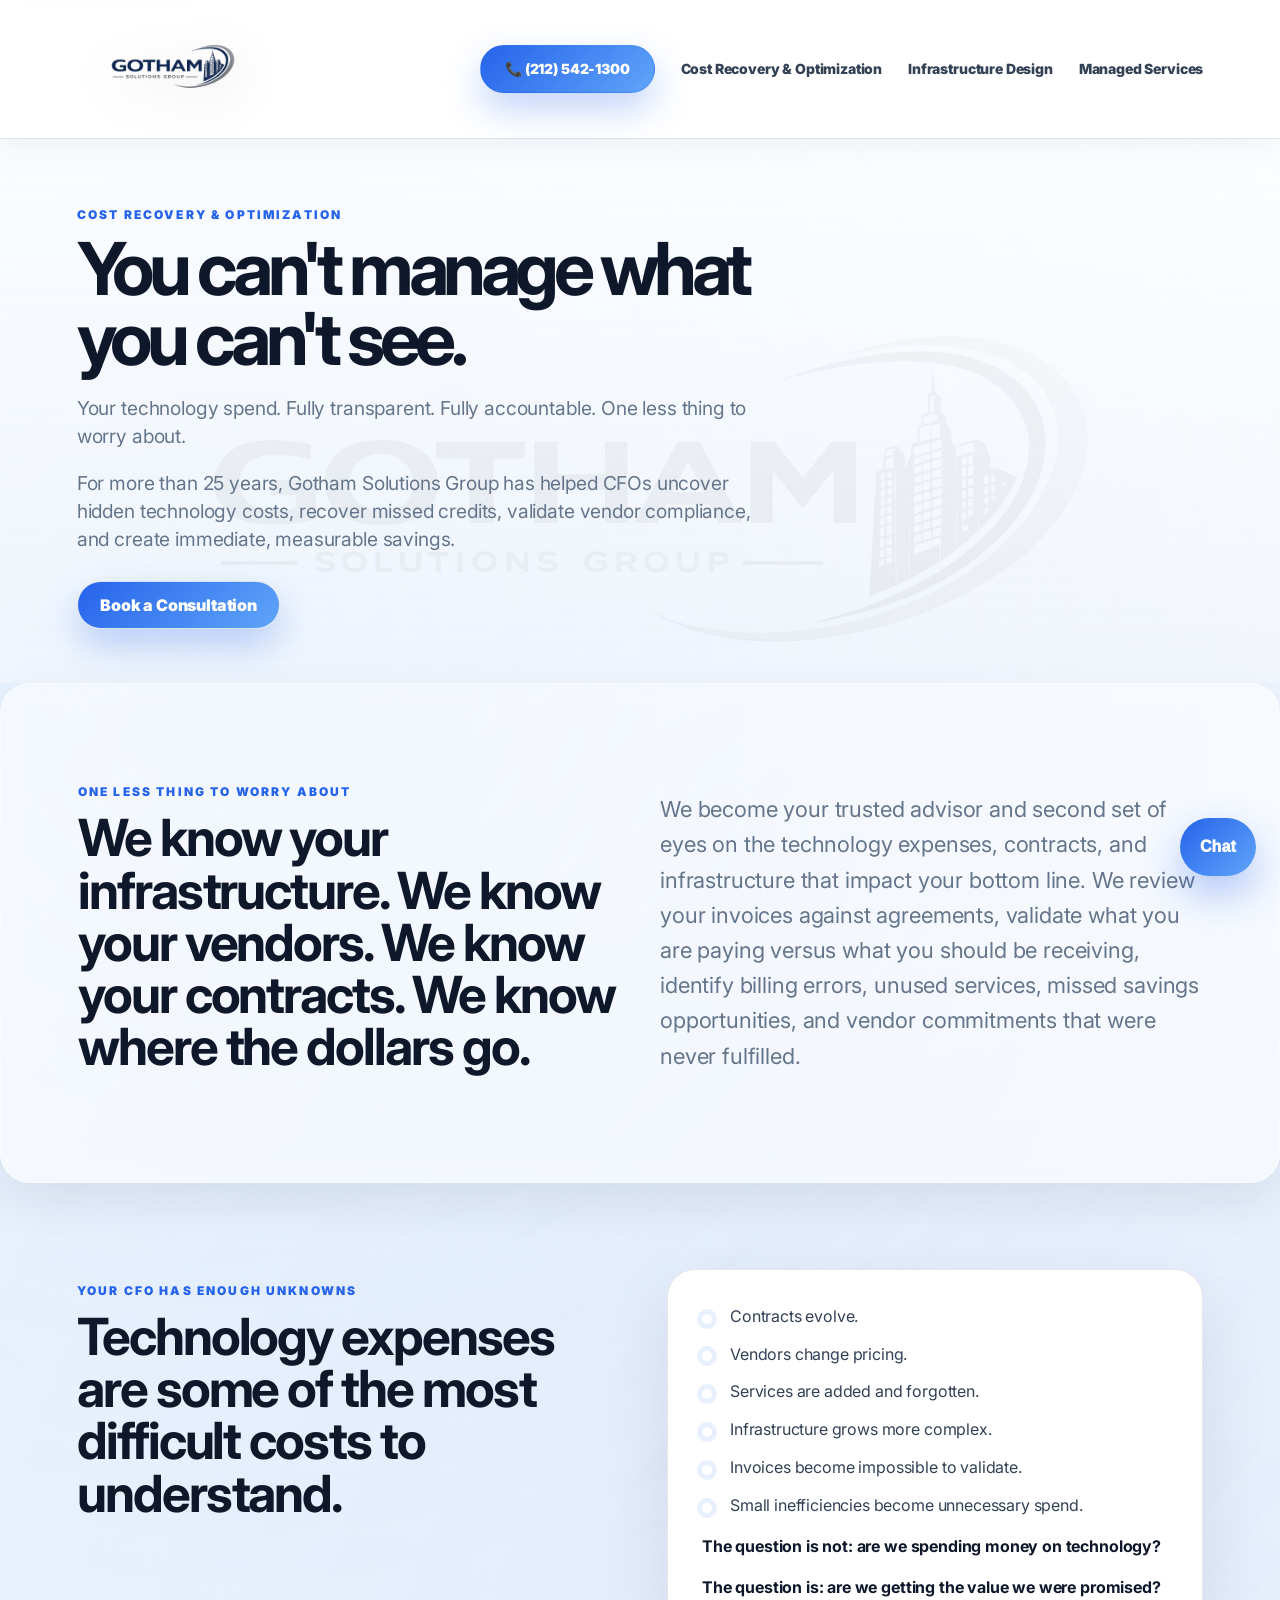
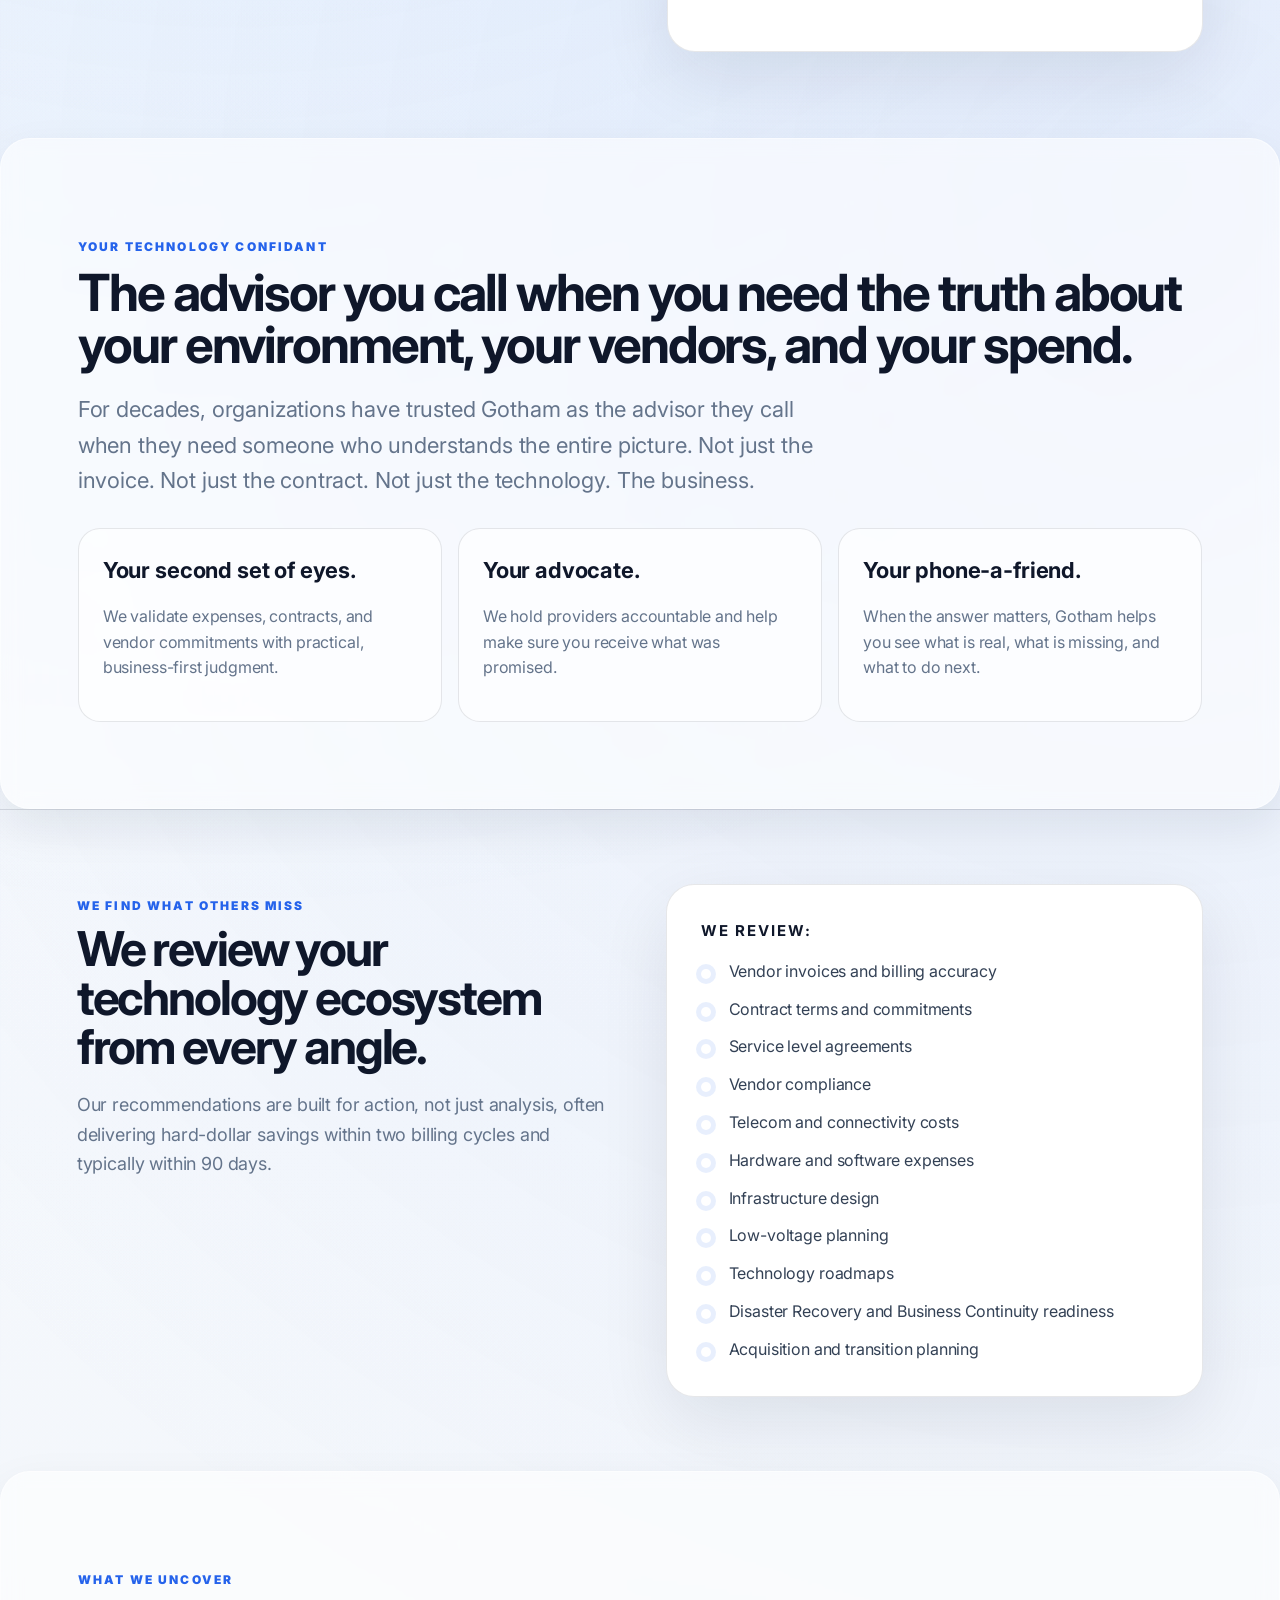
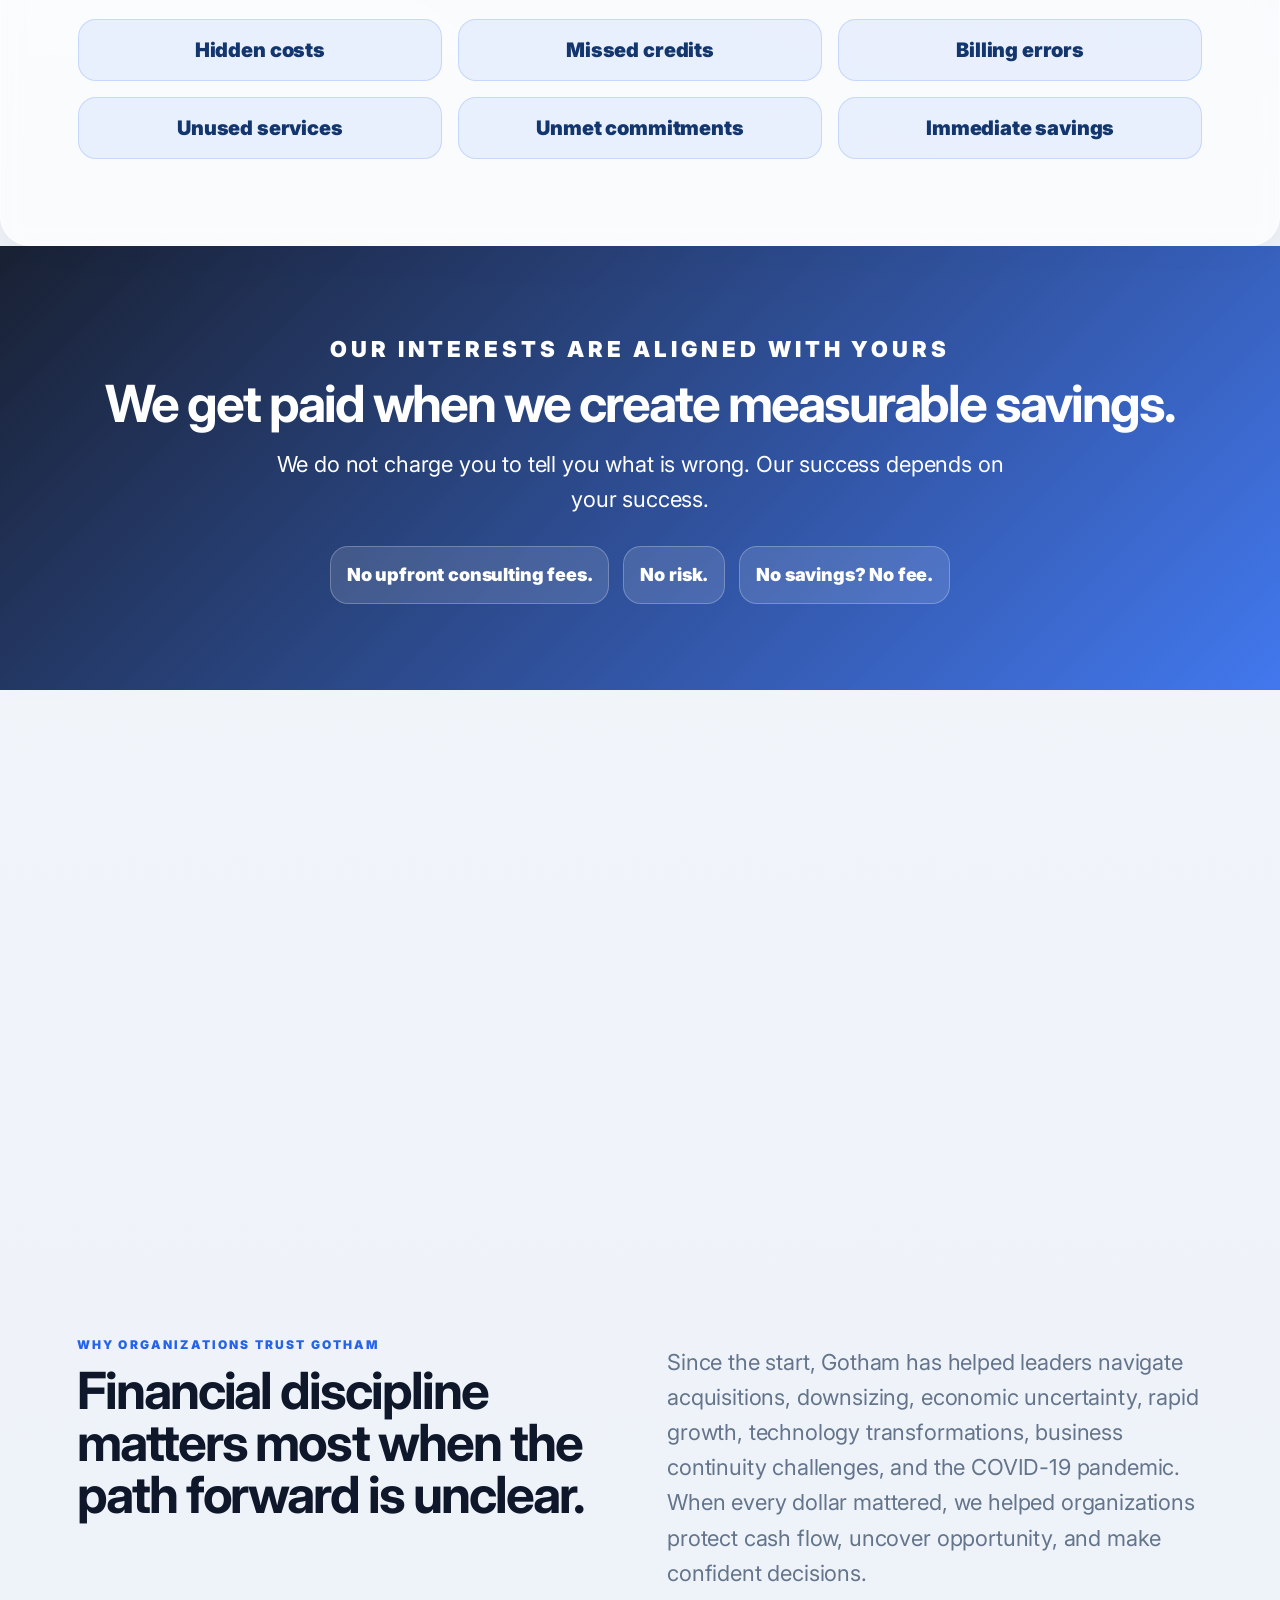
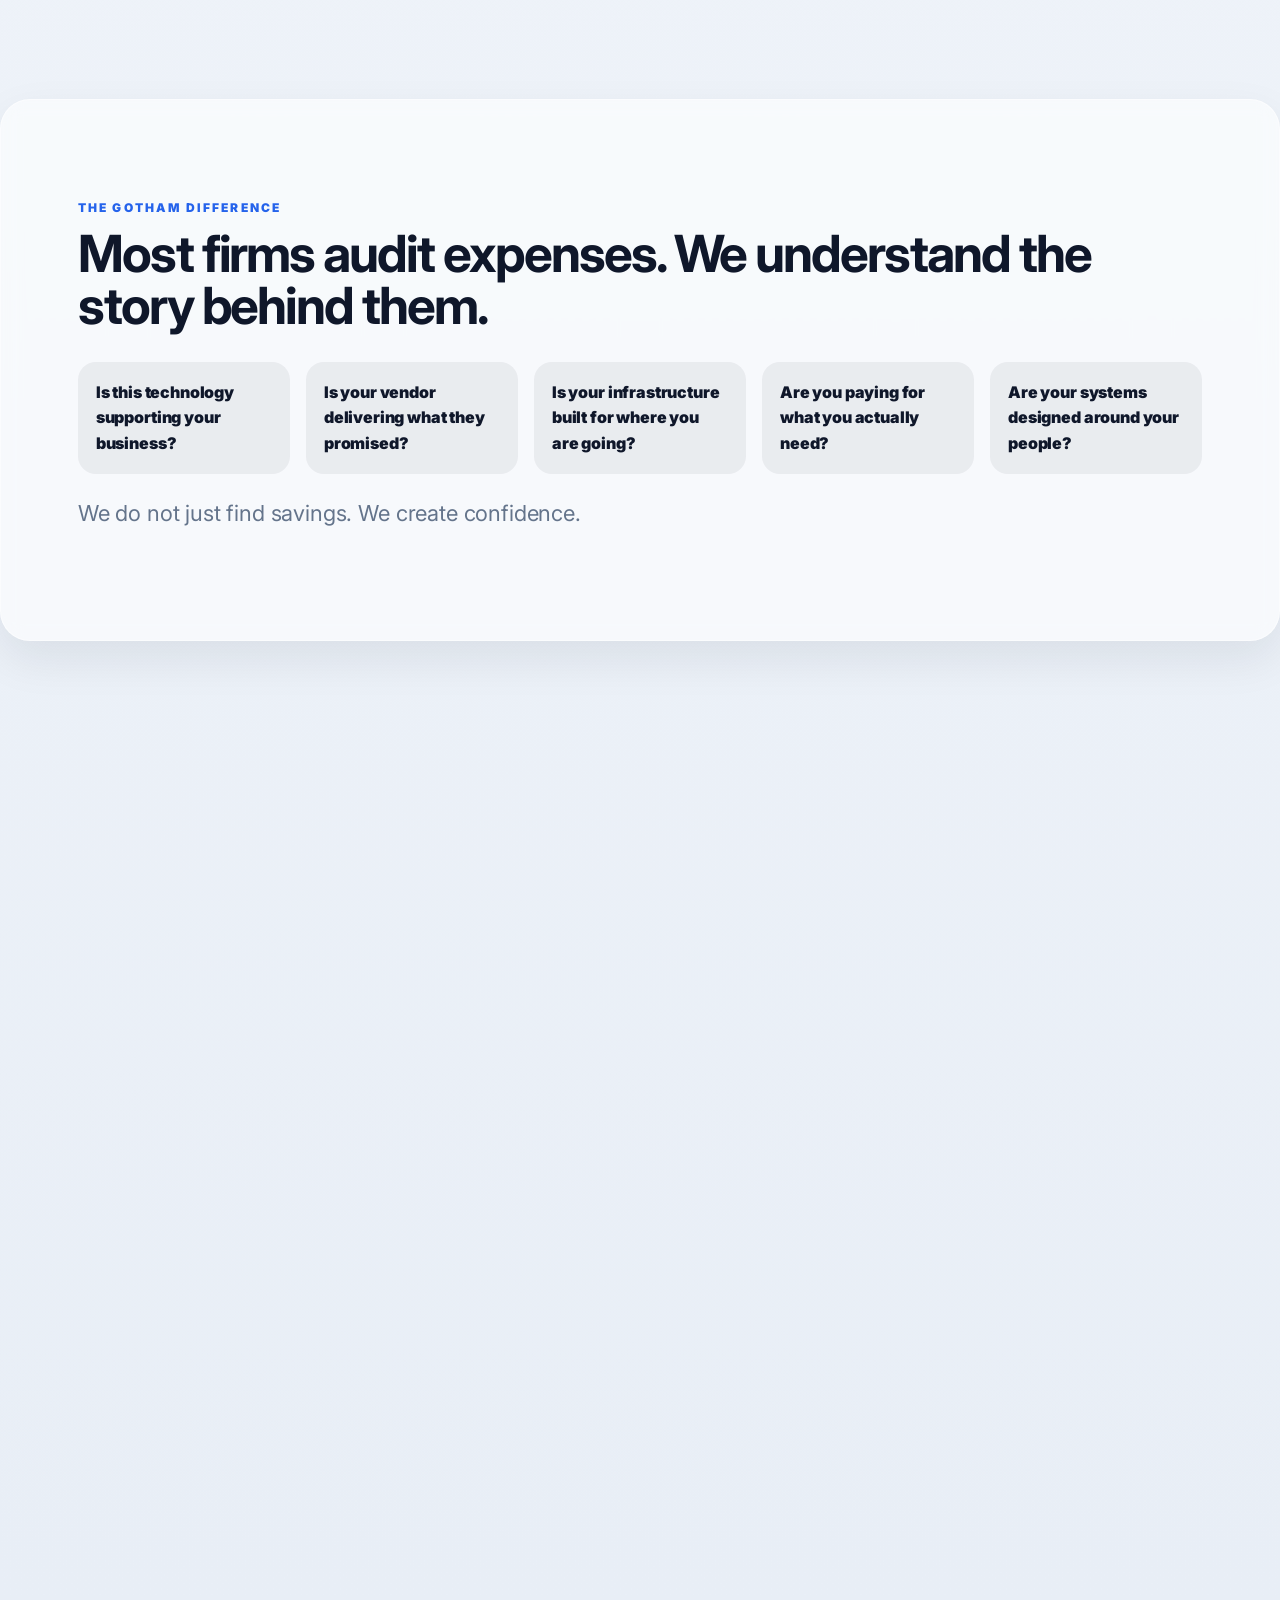
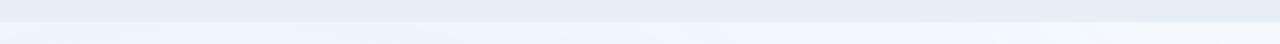
<file: cost-recovery-optimization.html>
<!DOCTYPE html><html lang="en"><head><meta charset="UTF-8">
  <meta name="viewport" content="width=device-width, initial-scale=1.0">
  <title>Cost Recovery & Optimization | Gotham Solutions Group</title>
  <meta name="description" content="Gotham Solutions Group helps organizations uncover hidden technology costs, recover missed credits, validate vendor compliance, and create measurable savings.">
  <link rel="canonical" href="https://gothamsolutionsgroup.com/cost-recovery-optimization">
  <meta name="theme-color" content="#0f172a">
  <meta name="application-name" content="Gotham Solutions Group">
  <meta name="apple-mobile-web-app-title" content="Gotham">
  <meta property="og:type" content="website">
  <meta property="og:site_name" content="Gotham Solutions Group">
  <meta property="og:title" content="Cost Recovery & Optimization | Gotham Solutions Group">
  <meta property="og:description" content="Your technology spend. Fully transparent. Fully accountable. One less thing to worry about.">
  <meta property="og:url" content="https://gothamsolutionsgroup.com/cost-recovery-optimization">
  <meta property="og:image" content="https://gothamsolutionsgroup.com/assets/images/social-preview.png">
  <meta name="twitter:card" content="summary_large_image">
  <meta name="twitter:title" content="Cost Recovery & Optimization | Gotham Solutions Group">
  <meta name="twitter:description" content="Your technology spend. Fully transparent. Fully accountable. One less thing to worry about.">
  <meta name="twitter:image" content="https://gothamsolutionsgroup.com/assets/images/social-preview.png">
  <link rel="icon" href="/favicon.ico" sizes="any">
  <link rel="icon" type="image/png" sizes="16x16" href="/favicon-16x16.png">
  <link rel="icon" type="image/png" sizes="32x32" href="/favicon-32x32.png">
  <link rel="apple-touch-icon" href="/apple-touch-icon.png">
  <link rel="manifest" href="/site.webmanifest">
  <link rel="preconnect" href="https://fonts.googleapis.com">
  <link rel="preconnect" href="https://fonts.gstatic.com" crossorigin>
  <link href="https://fonts.googleapis.com/css2?family=Inter:wght@400;500;600;700;800;900&display=swap" rel="stylesheet">
  <link rel="stylesheet" href="assets/styles.css?v=1.4.185">

<style id="service-hero-stamp-styles">
@media (min-width:901px){
  .service-home-hero.hero-with-stamp{position:relative!important;display:grid!important;grid-template-columns:minmax(0,1.35fr) minmax(320px,.75fr)!important;align-items:center!important;column-gap:clamp(36px,5vw,88px)!important;padding-right:clamp(48px,6vw,96px)!important;}
  .service-home-hero.hero-with-stamp .hero-copy{width:auto!important;max-width:760px!important;min-width:0!important;grid-column:1!important;}
  .hero-stamp-showcase{position:relative!important;inset:auto!important;right:auto!important;top:auto!important;transform:none!important;grid-column:2!important;align-self:center!important;justify-self:stretch!important;width:100%!important;height:clamp(240px,25vw,370px)!important;min-height:0!important;margin:0!important;display:grid!important;place-items:center!important;pointer-events:none;}
}
.hero-stamp-paper{position:relative;width:100%;height:100%;min-height:220px;background:none;border:0;box-shadow:none;overflow:visible;}
.hero-stamp-mark{position:absolute;left:50%;top:50%;width:min(94%,540px);min-height:clamp(112px,12vw,176px);padding:clamp(16px,2vw,24px) clamp(24px,3vw,38px);display:flex;align-items:center;justify-content:center;text-align:center;transform:translate(-50%,-50%) rotate(-6deg);border:clamp(4px,.65vw,7px) solid rgba(0,67,125,.86);border-radius:10px;color:#00437d;background:transparent;font-family:Impact,"Arial Black",sans-serif;font-weight:900;line-height:.98;letter-spacing:.028em;text-transform:uppercase;font-size:clamp(1.2rem,2.35vw,2.15rem);opacity:0;filter:none;mix-blend-mode:multiply;text-shadow:none;box-shadow:none;-webkit-font-smoothing:antialiased;text-rendering:geometricPrecision;backface-visibility:hidden;}
.hero-stamp-mark::before,.hero-stamp-mark::after{content:"";position:absolute;pointer-events:none;border-radius:6px;}
.hero-stamp-mark::before{inset:7px;border:2px solid rgba(0,67,125,.54);}
.hero-stamp-mark::after{inset:-8px;border:2px solid rgba(0,67,125,.16);transform:translate(2px,-1px);clip-path:polygon(0 0,93% 0,100% 18%,91% 34%,100% 57%,92% 100%,0 100%);}
.hero-stamp-showcase.is-running .hero-stamp-mark{animation:heroStampImpact 7.2s cubic-bezier(.2,.78,.2,1) infinite;}
@keyframes heroStampImpact{0%,8%{opacity:0;transform:translate3d(-50%,-120%,0) rotate(-10deg) scale(1.12)}12%{opacity:.24;transform:translate3d(-50%,-64%,0) rotate(-7deg) scale(1.04)}14%{opacity:.98;transform:translate3d(-50%,-49%,0) rotate(-6deg) scale(.965)}17%,82%{opacity:.96;transform:translate3d(-50%,-50%,0) rotate(-6deg) scale(1)}88%,100%{opacity:0;transform:translate3d(-50%,-44%,0) rotate(-6deg) scale(1.015)}}
@media(max-width:900px){
  .service-home-hero.hero-with-stamp{display:block!important;}
  .hero-stamp-showcase{position:relative!important;inset:auto!important;transform:none!important;width:100%!important;min-height:230px!important;margin-top:24px!important;display:grid!important;place-items:center!important;}
  .hero-stamp-paper{width:100%;min-height:230px;}
  .hero-stamp-mark{width:min(88%,480px);}
}
@media(prefers-reduced-motion:reduce){.hero-stamp-showcase .hero-stamp-mark{opacity:.92;animation:none!important}}
</style>
  <script type="application/ld+json">
  {
    "@context": "https://schema.org",
    "@graph": [
      {
        "@type": "Organization",
        "@id": "https://gothamsolutionsgroup.com/#organization",
        "name": "Gotham Solutions Group",
        "legalName": "Gotham Telecom Inc.",
        "alternateName": "Gotham Telecom",
        "url": "https://gothamsolutionsgroup.com/",
        "logo": {
          "@type": "ImageObject",
          "url": "https://gothamsolutionsgroup.com/assets/images/gotham-solutions-group-logo.png"
        },
        "image": "https://gothamsolutionsgroup.com/assets/images/social-preview.png",
        "foundingDate": "1997",
        "founder": {
          "@type": "Person",
          "name": "Danya Cohan"
        },
        "telephone": "+1-212-542-1300",
        "email": "info@gothamsolutionsgroup.com",
        "areaServed": "Worldwide",
        "contactPoint": {
          "@type": "ContactPoint",
          "telephone": "+1-212-542-1300",
          "email": "info@gothamsolutionsgroup.com",
          "contactType": "sales",
          "areaServed": "Worldwide",
          "availableLanguage": [
            "English"
          ]
        },
        "sameAs": [
          "https://www.linkedin.com/company/gotham-telecom-inc./",
          "https://www.facebook.com/profile.php?id=100069526381285",
          "https://x.com/GothamSolutions",
          "https://www.tiktok.com/@gothamsolutionsgroup"
        ]
      },
      {
        "@type": "Service",
        "@id": "https://gothamsolutionsgroup.com/cost-recovery-optimization#service",
        "url": "https://gothamsolutionsgroup.com/cost-recovery-optimization",
        "name": "Cost Recovery & Optimization",
        "serviceType": "Technology expense reduction, cost recovery, and vendor contract optimization",
        "description": "Gotham Solutions Group helps organizations uncover hidden technology costs, recover missed credits, validate vendor compliance, and create measurable savings.",
        "provider": {
          "@id": "https://gothamsolutionsgroup.com/#organization"
        },
        "areaServed": "Worldwide"
      }
    ]
  }
  </script>
</head><body>
<a class="skip-link" href="#main-content">Skip to main content</a><header class="site-header" id="top">
  <a class="brand logo-brand" href="/" aria-label="Gotham Solutions Group home">
    <picture class="optimized-image" style="display:contents"><source srcset="assets/images/optimized/brand/gotham-solutions-group-logo.webp" type="image/webp"/><img src="assets/images/gotham-solutions-group-logo.png" alt="Gotham Solutions Group" class="site-logo" decoding="async" width="1536" height="1024"></picture>
  </a>
  <button class="menu-toggle" aria-label="Open navigation" aria-expanded="false">☰</button>
  <nav class="nav" aria-label="Primary navigation">
    <a href="tel:+12125421300" class="nav-cta phone-cta">📞 (212) 542-1300</a>
    <a href="/cost-recovery-optimization">Cost Recovery & Optimization</a>
    <a href="/infrastructure-design">Infrastructure Design</a>
    <a href="/managed-services">Managed Services</a>
  </nav>
</header><main id="main-content">
<section class="hero premium-hero v2-hero service-home-hero cost-hero hero-with-stamp">
  <div class="hero-copy">
    <p class="eyebrow">Cost Recovery &amp; Optimization</p>
    <h1>You can't manage what you can't see.</h1>
    <p class="hero-text">Your technology spend. Fully transparent. Fully accountable. One less thing to worry about.</p>
    <p class="hero-text">For more than 25 years, Gotham Solutions Group has helped CFOs uncover hidden technology costs, recover missed credits, validate vendor compliance, and create immediate, measurable savings.</p>
    <div class="hero-actions service-cta"><a class="button primary" href="/contact">Book a Consultation</a></div>
  </div>
  <div class="hero-stamp-showcase" aria-label="Cost Recovery and Optimization hero with rotating Gotham stamp messages">
    <div class="hero-stamp-paper">
      <div class="hero-stamp-mark" aria-live="polite"></div>
    </div>
  </div>
</section>
<section class="section cost-intro-panel">
  <div>
    <p class="eyebrow">One Less Thing to Worry About</p>
    <h2>We know your infrastructure. We know your vendors. We know your contracts. We know where the dollars go.</h2>
  </div>
  <p class="section-lead">We become your trusted advisor and second set of eyes on the technology expenses, contracts, and infrastructure that impact your bottom line. We review your invoices against agreements, validate what you are paying versus what you should be receiving, identify billing errors, unused services, missed savings opportunities, and vendor commitments that were never fulfilled.</p>
</section>
<section class="section split cfo-unknowns">
  <div>
    <p class="eyebrow">Your CFO Has Enough Unknowns</p>
    <h2>Technology expenses are some of the most difficult costs to understand.</h2>
  </div>
  <div class="capability-card">
    <ul>
      <li>Contracts evolve.</li>
      <li>Vendors change pricing.</li>
      <li>Services are added and forgotten.</li>
      <li>Infrastructure grows more complex.</li>
      <li>Invoices become impossible to validate.</li>
      <li>Small inefficiencies become unnecessary spend.</li>
    </ul>
    <p><strong>The question is not: are we spending money on technology?</strong></p>
    <p><strong>The question is: are we getting the value we were promised?</strong></p>
  </div>
</section>
<section class="section technology-confidant">
  <p class="eyebrow">Your Technology Confidant</p>
  <h2>The advisor you call when you need the truth about your environment, your vendors, and your spend.</h2>
  <p class="section-lead">For decades, organizations have trusted Gotham as the advisor they call when they need someone who understands the entire picture. Not just the invoice. Not just the contract. Not just the technology. The business.</p>
  <div class="confidant-grid">
    <article><h3>Your second set of eyes.</h3><p>We validate expenses, contracts, and vendor commitments with practical, business-first judgment.</p></article>
    <article><h3>Your advocate.</h3><p>We hold providers accountable and help make sure you receive what was promised.</p></article>
    <article><h3>Your phone-a-friend.</h3><p>When the answer matters, Gotham helps you see what is real, what is missing, and what to do next.</p></article>
  </div>
</section>
<section class="section service-detail standardized-service">
  <div class="service-detail-copy">
    <p class="eyebrow">We Find What Others Miss</p>
    <h2>We review your technology ecosystem from every angle.</h2>
    <p>Our recommendations are built for action, not just analysis, often delivering hard-dollar savings within two billing cycles and typically within 90 days.</p>
  </div>
  <div class="capability-card cost-checklist-card">
    <h3>We review:</h3>
    <ul>
      <li>Vendor invoices and billing accuracy</li>
      <li>Contract terms and commitments</li>
      <li>Service level agreements</li>
      <li>Vendor compliance</li>
      <li>Telecom and connectivity costs</li>
      <li>Hardware and software expenses</li>
      <li>Infrastructure design</li>
      <li>Low-voltage planning</li>
      <li>Technology roadmaps</li>
      <li>Disaster Recovery and Business Continuity readiness</li>
      <li>Acquisition and transition planning</li>
    </ul>
  </div>
</section>
<section class="section findings-grid-section">
  <p class="eyebrow">What We Uncover</p>
  <div class="findings-grid">
    <article>Hidden costs</article>
    <article>Missed credits</article>
    <article>Billing errors</article>
    <article>Unused services</article>
    <article>Unmet commitments</article>
    <article>Immediate savings</article>
  </div>
</section>
<section class="section aligned-interests">
  <p class="eyebrow">Our Interests Are Aligned With Yours</p>
  <h2>We get paid when we create measurable savings.</h2>
  <p>We do not charge you to tell you what is wrong. Our success depends on your success.</p>
  <div class="aligned-proof"><span>No upfront consulting fees.</span><span>No risk.</span><span>No savings? No fee.</span></div>
</section>
<section class="section results-bottom-line">
  <p class="eyebrow">Results That Impact the Bottom Line</p>
  <h2>Within two billing cycles, and often within 90 days, we identify and implement opportunities to improve your financial position.</h2>
  <ul class="results-bullets">
    <li>Reduce operating expenses</li>
    <li>Recover money owed by vendors</li>
    <li>Correct billing inaccuracies</li>
    <li>Improve contract performance</li>
    <li>Create budget transparency</li>
    <li>Strengthen vendor accountability</li>
    <li>Redirect savings into growth and mission priorities</li>
  </ul>
</section>
<section class="section split trust-gotham-cost">
  <div>
    <p class="eyebrow">Why Organizations Trust Gotham</p>
    <h2>Financial discipline matters most when the path forward is unclear.</h2>
  </div>
  <p class="section-lead">Since the start, Gotham has helped leaders navigate acquisitions, downsizing, economic uncertainty, rapid growth, technology transformations, business continuity challenges, and the COVID-19 pandemic. When every dollar mattered, we helped organizations protect cash flow, uncover opportunity, and make confident decisions.</p>
</section>
<section class="section gotham-difference-cost">
  <p class="eyebrow">The Gotham Difference</p>
  <h2>Most firms audit expenses. We understand the story behind them.</h2>
  <div class="difference-questions">
    <p>Is this technology supporting your business?</p>
    <p>Is your vendor delivering what they promised?</p>
    <p>Is your infrastructure built for where you are going?</p>
    <p>Are you paying for what you actually need?</p>
    <p>Are your systems designed around your people?</p>
  </div>
  <p class="section-lead">We do not just find savings. We create confidence.</p>
</section>
<section class="section dark-band service-closing cost-final-cta">
  <p class="eyebrow">Ready to See What's Possible?</p>
  <h2>Give Gotham one month of technology spend.</h2>
  <p class="wide-copy">Give Gotham the bills, contracts, and technology expenses you want validated. We will show you what you are paying, what you agreed to pay, what you should be receiving, where money is being lost, where savings can be created, and where risk can be reduced. Then we help you implement the improvements.</p>
  <p class="cost-question">Would you be open to letting us review one month of technology spend and show you where opportunities may exist?</p>
</section>
</main><footer class="site-footer">
  <div>
    <a class="footer-brand" href="/">Gotham Solutions Group</a>
    <p>Vendor-neutral solutions and infrastructure advisory for organizations that need better outcomes without more complexity.</p>
  </div>
  <div>
    <h3>Contact</h3>
<p>
<a href="tel:+12125421300">(212) 542-1300</a><br>
<a href="mailto:info@gothamsolutionsgroup.com">info@gothamsolutionsgroup.com</a>
</p>
<div class="social-links">
  <a href="https://www.linkedin.com/company/gotham-telecom-inc./" target="_blank" rel="noopener" class="social-btn"><svg class="social-svg" viewBox="0 0 24 24" aria-hidden="true"><path fill="currentColor" d="M20.45 20.45h-3.56v-5.57c0-1.33-.03-3.04-1.85-3.04-1.85 0-2.14 1.45-2.14 2.94v5.67H9.34V9h3.42v1.56h.05c.48-.9 1.64-1.85 3.37-1.85 3.6 0 4.27 2.37 4.27 5.46v6.28ZM5.32 7.43a2.06 2.06 0 1 1 0-4.12 2.06 2.06 0 0 1 0 4.12ZM7.1 20.45H3.54V9H7.1v11.45ZM22.23 0H1.77C.79 0 0 .77 0 1.72v20.56C0 23.23.79 24 1.77 24h20.46c.98 0 1.77-.77 1.77-1.72V1.72C24 .77 23.21 0 22.23 0Z"/></svg><span class="sr-only">LinkedIn</span></a>
  <a href="https://www.facebook.com/profile.php?id=100069526381285" target="_blank" rel="noopener" class="social-btn"><svg class="social-svg" viewBox="0 0 24 24" aria-hidden="true"><path fill="currentColor" d="M24 12.07C24 5.4 18.63 0 12 0S0 5.4 0 12.07C0 18.1 4.39 23.1 10.13 24v-8.44H7.08v-3.49h3.05V9.41c0-3.03 1.79-4.7 4.53-4.7 1.31 0 2.68.24 2.68.24v2.96h-1.51c-1.49 0-1.96.93-1.96 1.89v2.27h3.33l-.53 3.49h-2.8V24C19.61 23.1 24 18.1 24 12.07Z"/></svg><span class="sr-only">Facebook</span></a>
  <a href="https://x.com/GothamSolutions" target="_blank" rel="noopener" class="social-btn"><svg class="social-svg" viewBox="0 0 24 24" aria-hidden="true"><path fill="currentColor" d="M18.9 1.15h3.68l-8.04 9.19L24 22.85h-7.41l-5.8-7.59-6.64 7.59H.47l8.6-9.83L0 1.15h7.6l5.24 6.93 6.06-6.93Zm-1.29 19.5h2.04L6.49 3.23H4.3l13.31 17.42Z"/></svg><span class="sr-only">X</span></a>
  <a href="https://www.tiktok.com/@gothamsolutionsgroup" target="_blank" rel="noopener" class="social-btn social-btn-tiktok"><svg class="social-svg" viewBox="0 0 24 24" aria-hidden="true"><path fill="currentColor" d="M19.59 6.69a4.83 4.83 0 0 1-3.77-4.25V2h-3.45v13.67a2.89 2.89 0 0 1-5.2 1.74 2.89 2.89 0 0 1 2.31-4.64c.3 0 .59.05.86.14V9.4a6.32 6.32 0 0 0-.86-.06A6.34 6.34 0 0 0 3.14 15.68a6.34 6.34 0 0 0 10.81 4.48 6.34 6.34 0 0 0 1.86-4.48V8.73a8.16 8.16 0 0 0 4.78 1.53V6.69z"/></svg><span class="sr-only">TikTok</span></a>
</div>
  </div>
  <div><h3>Get Started</h3><a class="button primary" href="/contact">Book a Consultation</a></div>
<div class="footer-identity-row">
<div class="footer-certifications" aria-label="Woman-owned business certifications"><span>Woman-Owned Business Certifications</span><div class="footer-certification-marks"><img class="footer-wbe-logo" src="assets/images/certifications/nys-wbe-certified.png" alt="New York State Certified Women-Owned Business Enterprise" loading="lazy" decoding="async" width="207" height="92"><img class="footer-wbe-seal" src="assets/images/certifications/nys-wbe-seal.png" alt="New York State Certified Women Business Enterprise seal" loading="lazy" decoding="async" width="150" height="150"><img class="footer-wbe-certified-badge" src="assets/images/certifications/certified-wbe-badge.png" alt="Certified Women's Business Enterprise" loading="lazy" decoding="async" width="640" height="278"></div></div>
<div class="footer-brand-concept">
  <span>Gotham Telecom is now Gotham Solutions Group</span>
  <img src="assets/images/footer-gotham-logo.png" alt="Gotham Logo" class="footer-concept-logo" loading="lazy" decoding="async" width="212" height="181">
</div>
</div>
<div class="footer-bottom-row"><p class="copyright">© <span data-current-year>2026</span> Gotham Solutions Group</p><div class="footer-legal" style="display:flex;align-items:center;flex-wrap:wrap;gap:8px 18px"><a href="/terms-and-conditions">Terms &amp; Conditions</a> <a href="/privacy-policy">Privacy Policy</a></div></div>
</footer>
<script src="assets/script.js?v=1.4.185" defer></script>

<div class="gotham-ai-widget" aria-live="polite">
  <button class="gotham-ai-toggle" aria-label="Open Gotham guided assistant">
    <span>Chat</span>
  </button>
  <div class="gotham-ai-panel" role="dialog" aria-label="Gotham guided assistant">
    <div class="gotham-ai-header">
      <strong>How Can We Help?</strong>
      <button class="gotham-ai-close" aria-label="Close assistant">×</button>
    </div>
    <div class="gotham-ai-messages">
      <div class="gotham-ai-message bot">
        Hi — I can help you explore expense reduction, infrastructure design, and managed services. What would you like to improve?
      </div>
    </div>
    <div class="gotham-ai-quick">
      <button data-question="expense">Reduce expenses</button>
      <button data-question="infrastructure">Design infrastructure</button>
      <button data-question="managed">Managed services</button>
      <button data-question="contact">Talk to Gotham</button>
    </div>
    <form class="gotham-ai-form">
      <input type="text" maxlength="1200" autocomplete="off" placeholder="Ask a question..." aria-label="Ask a question">
      <button type="submit">Send</button>
    </form>
  </div>
</div>

<script id="service-hero-stamp-animation">
document.addEventListener('DOMContentLoaded', function(){
  var show = document.querySelector('.hero-stamp-showcase');
  if(!show) return;
  var mark = show.querySelector('.hero-stamp-mark');
  var quotes = [
    'No Savings. No Fee.',
    'We Find What Others Miss.',
    'Fully Transparent. Fully Accountable.'
  ];
  var index = 0;
  function render(){
    mark.textContent = quotes[index];
    mark.setAttribute('aria-label', quotes[index]);
  }
  render();
  show.classList.add('is-running');
  mark.addEventListener('animationiteration', function(e){
    if(e.animationName !== 'heroStampImpact') return;
    index = (index + 1) % quotes.length;
    render();
  });
});
</script>
</body></html>
</file>
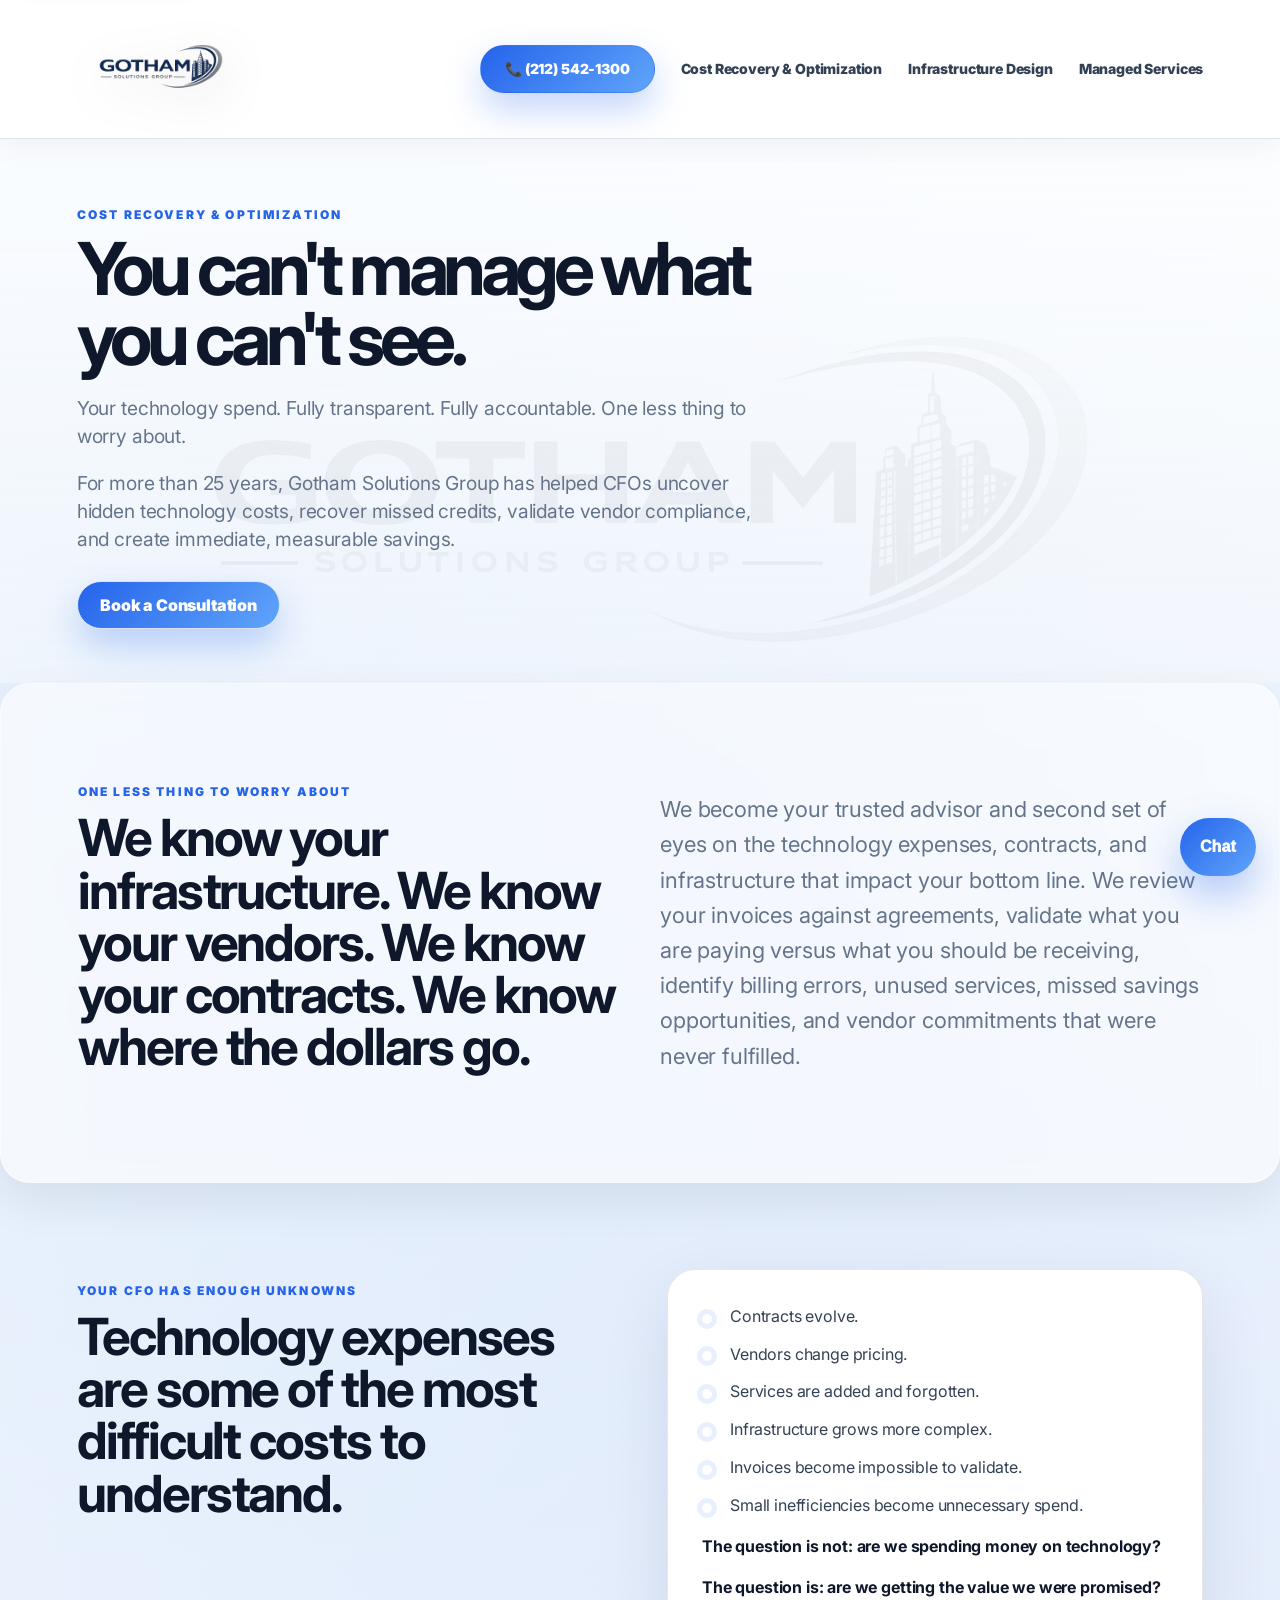
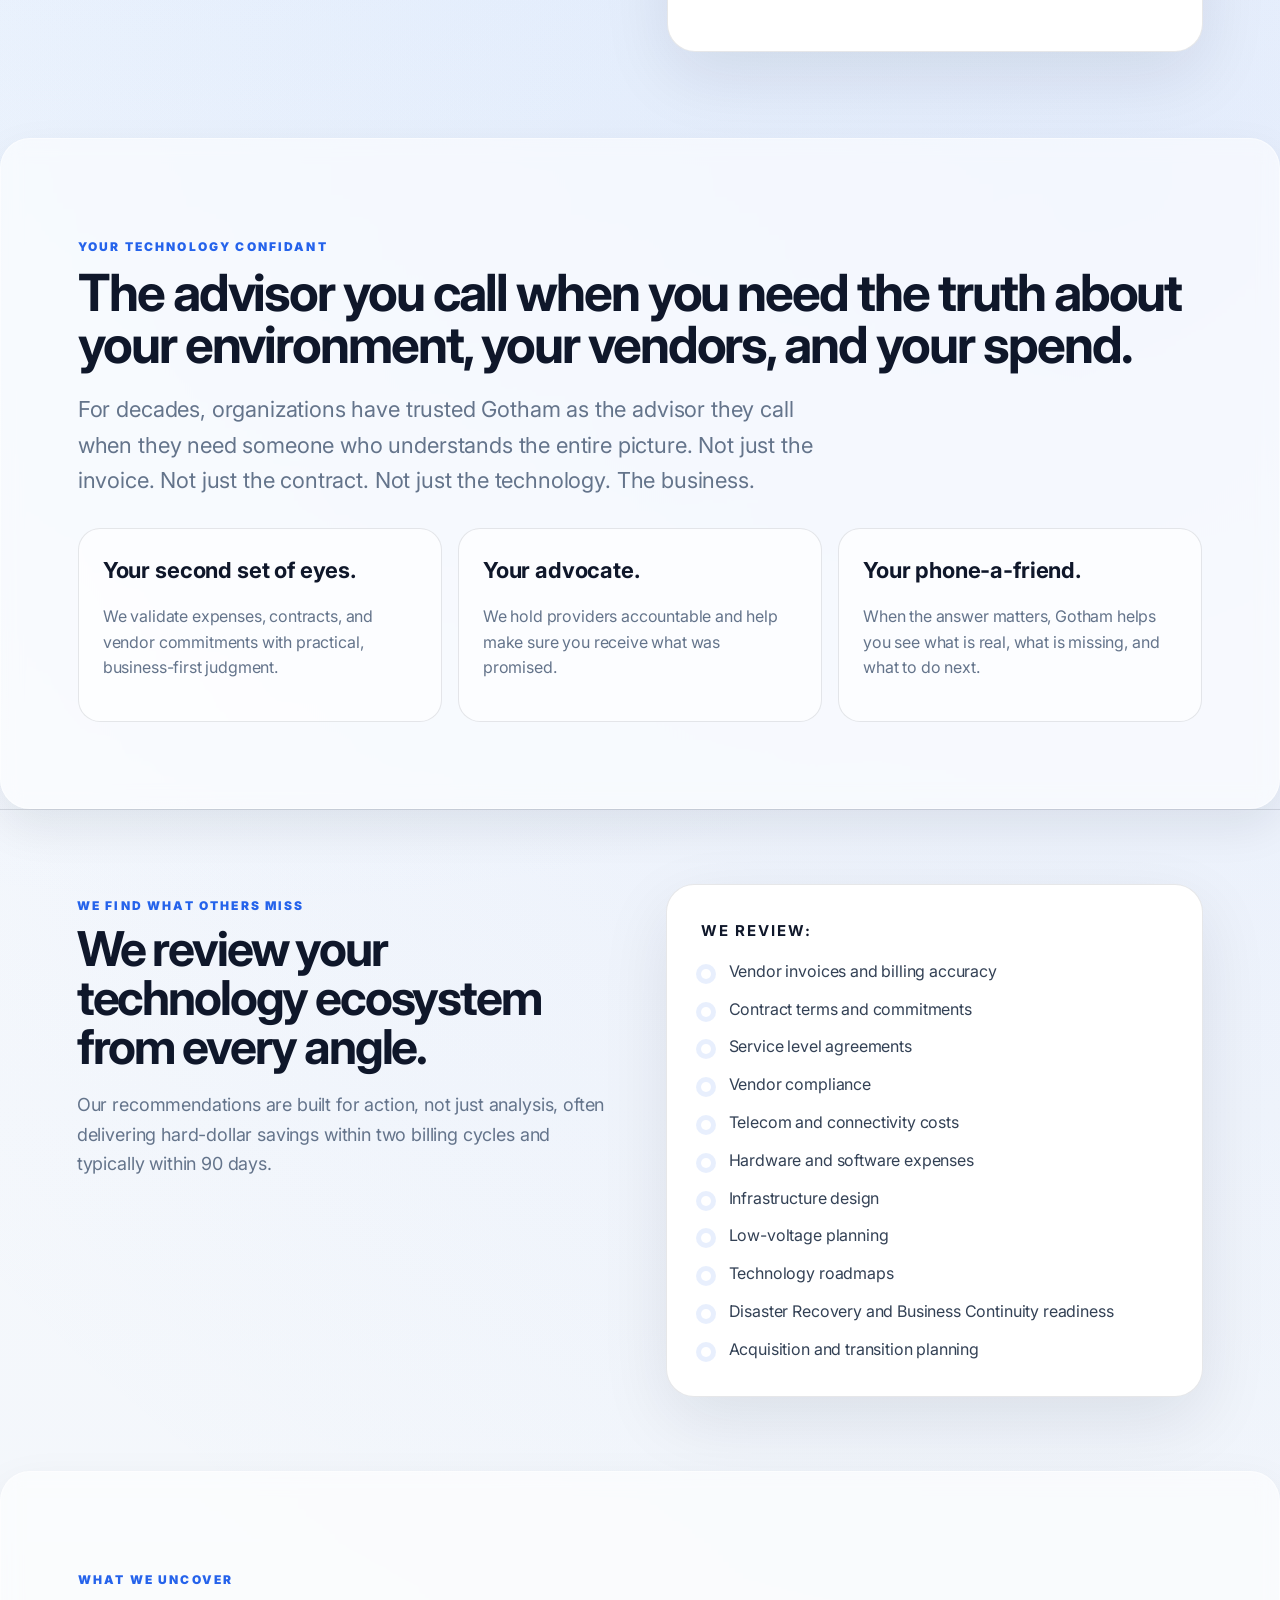
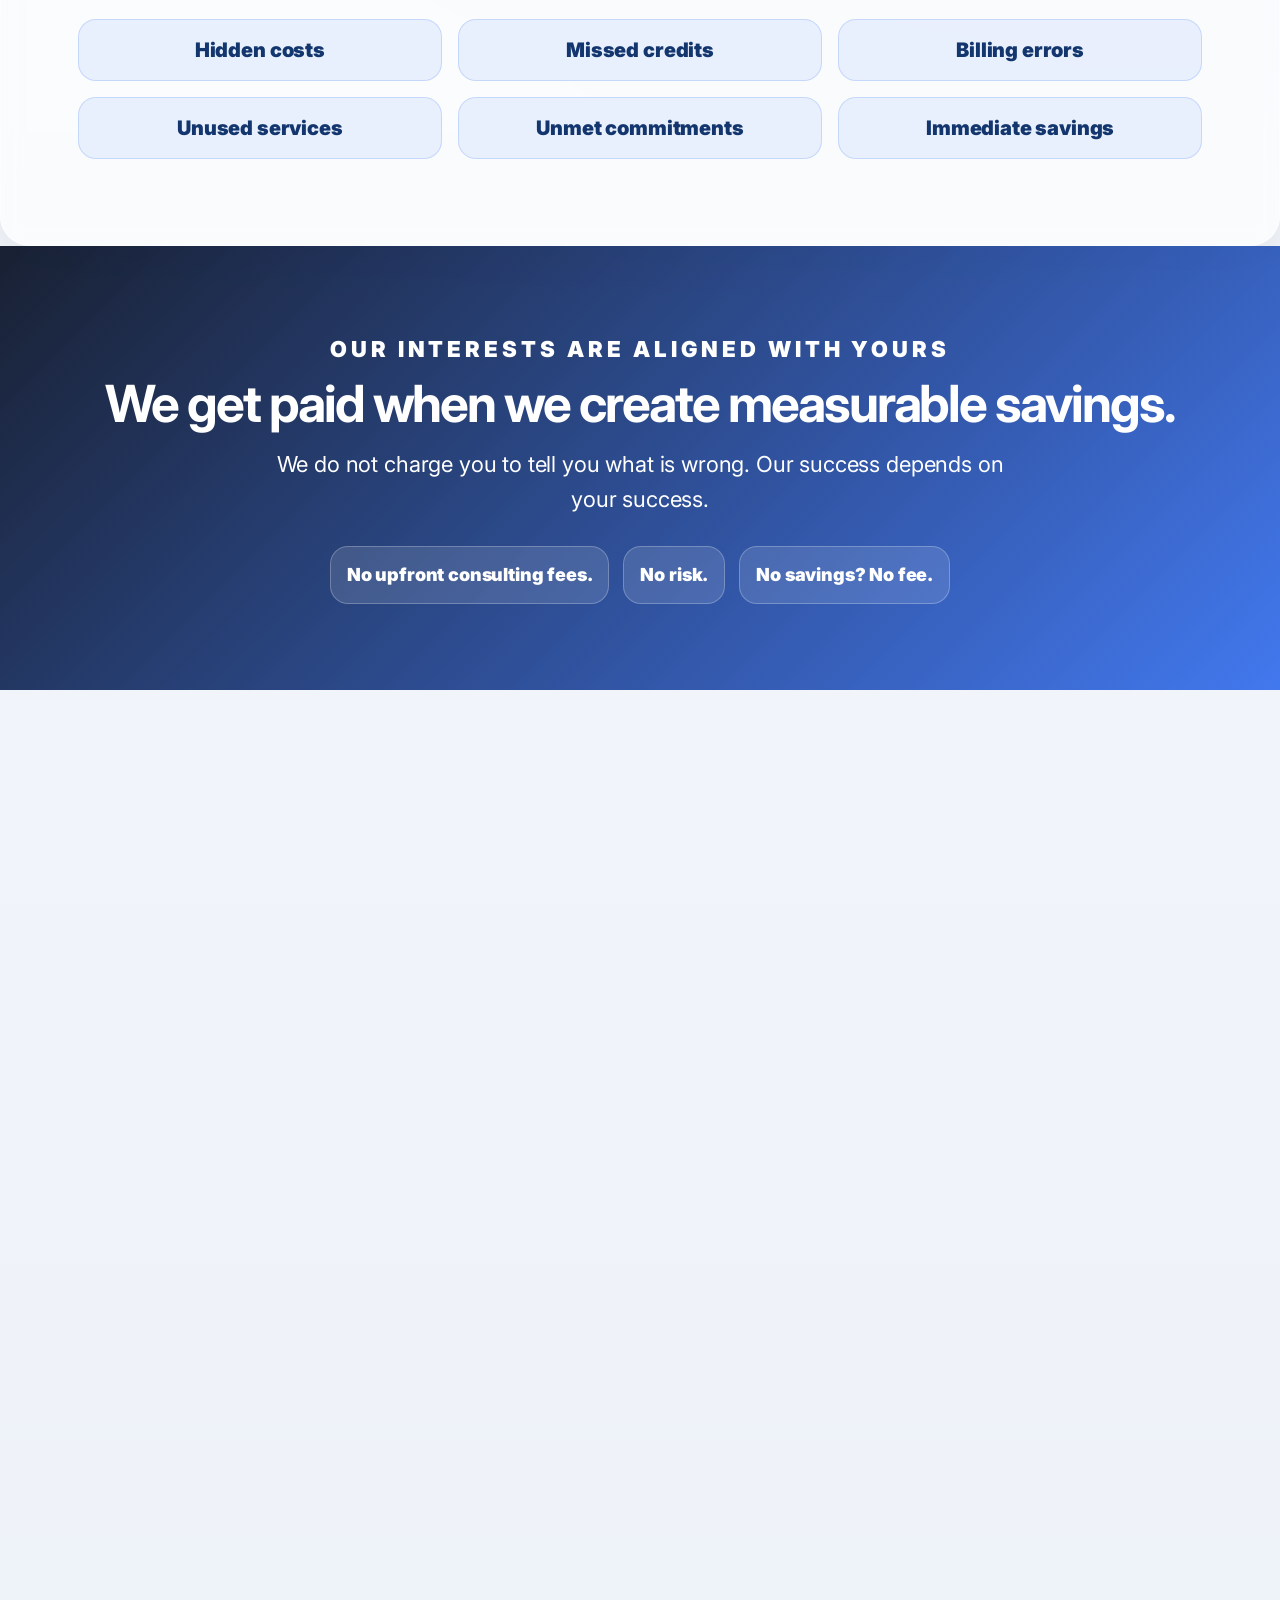
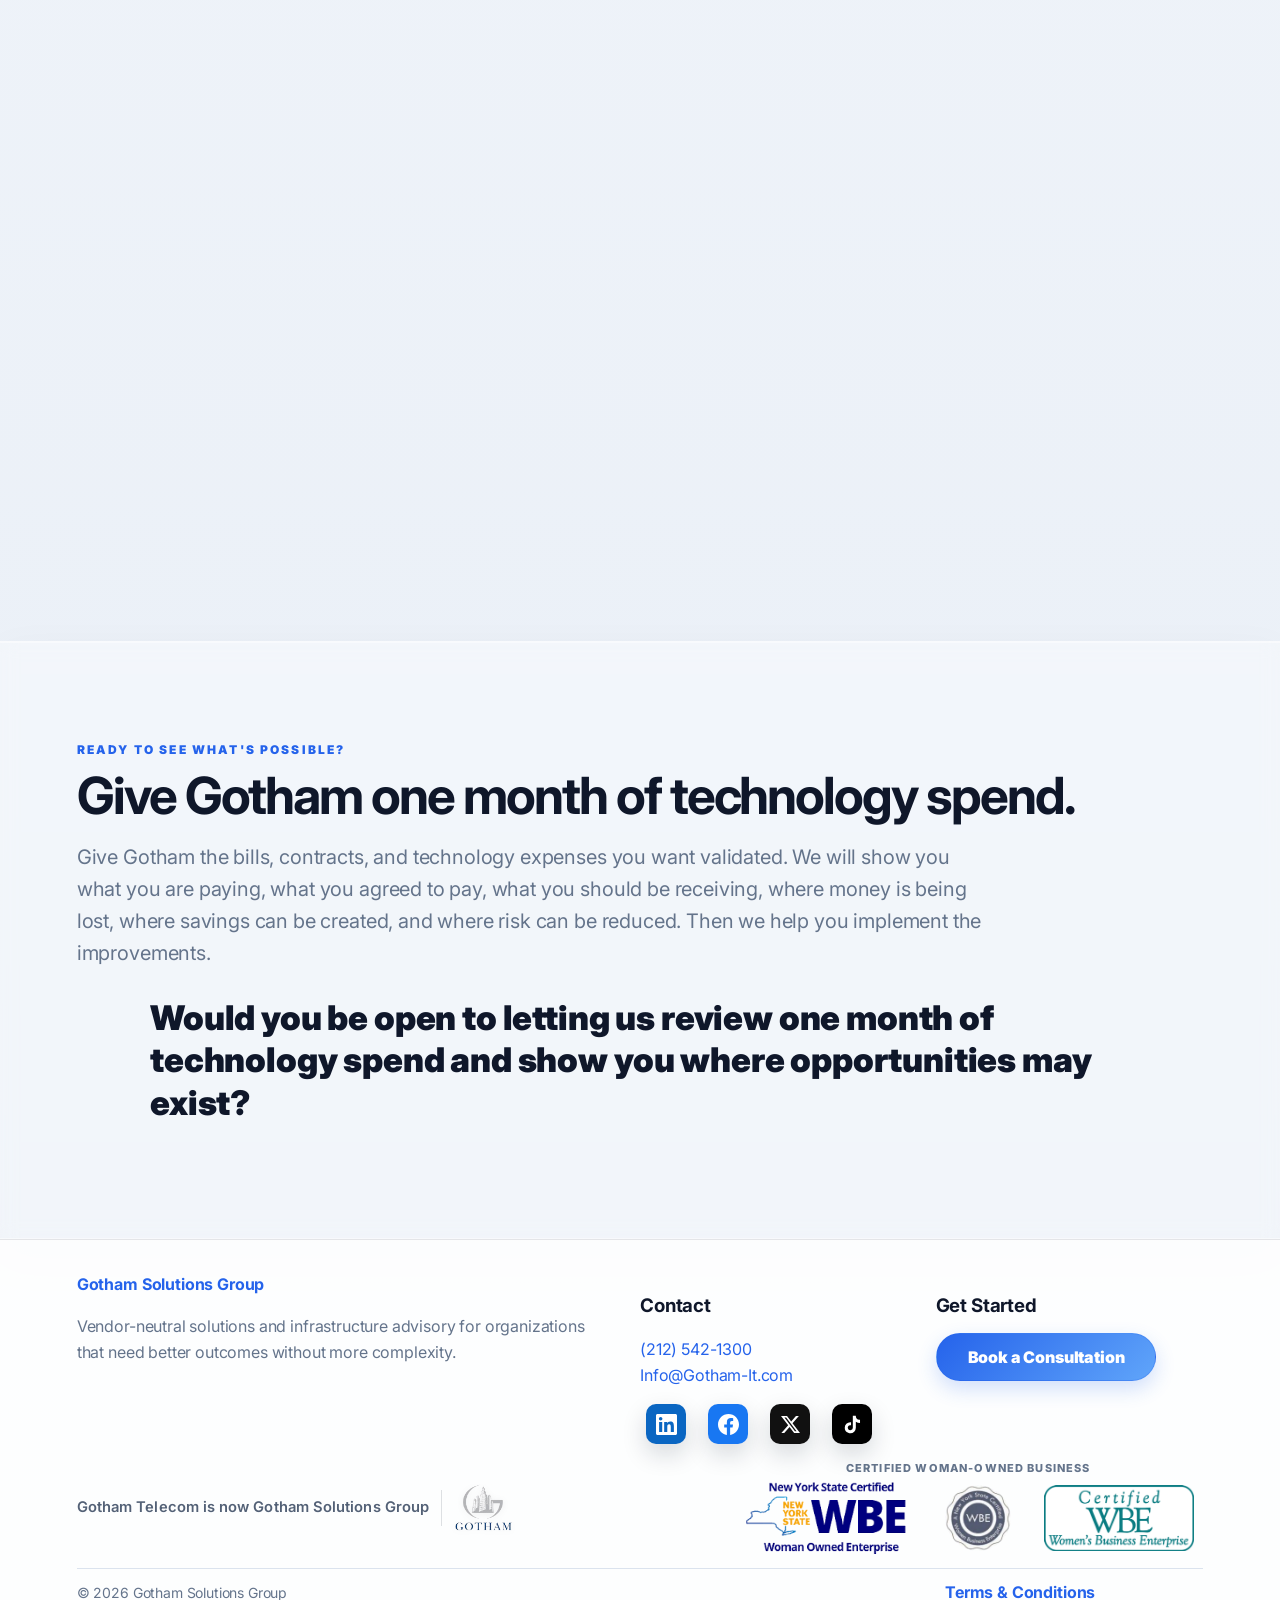
<file: expense-reduction-strategy.html>
<!DOCTYPE html><html lang="en"><head><meta charset="UTF-8">
  <meta name="viewport" content="width=device-width, initial-scale=1.0">
  <title>Cost Recovery & Optimization | Gotham Solutions Group</title>
  <meta name="description" content="Gotham Solutions Group helps organizations uncover hidden technology costs, recover missed credits, validate vendor compliance, and create measurable savings.">
  <link rel="canonical" href="https://gothamsolutionsgroup.com/expense-reduction-strategy.html">
  <meta name="theme-color" content="#0f172a">
  <meta name="application-name" content="Gotham Solutions Group">
  <meta name="apple-mobile-web-app-title" content="Gotham">
  <meta property="og:type" content="website">
  <meta property="og:site_name" content="Gotham Solutions Group">
  <meta property="og:title" content="Cost Recovery & Optimization | Gotham Solutions Group">
  <meta property="og:description" content="Your technology spend. Fully transparent. Fully accountable. One less thing to worry about.">
  <meta property="og:url" content="https://gothamsolutionsgroup.com/expense-reduction-strategy.html">
  <meta property="og:image" content="https://gothamsolutionsgroup.com/assets/images/social-preview.png">
  <meta name="twitter:card" content="summary_large_image">
  <meta name="twitter:title" content="Cost Recovery & Optimization | Gotham Solutions Group">
  <meta name="twitter:description" content="Your technology spend. Fully transparent. Fully accountable. One less thing to worry about.">
  <meta name="twitter:image" content="https://gothamsolutionsgroup.com/assets/images/social-preview.png">
  <link rel="icon" href="/favicon.ico" sizes="any">
  <link rel="icon" type="image/png" sizes="16x16" href="/favicon-16x16.png">
  <link rel="icon" type="image/png" sizes="32x32" href="/favicon-32x32.png">
  <link rel="apple-touch-icon" href="/apple-touch-icon.png">
  <link rel="manifest" href="/site.webmanifest">
  <link rel="preconnect" href="https://fonts.googleapis.com">
  <link rel="preconnect" href="https://fonts.gstatic.com" crossorigin>
  <link href="https://fonts.googleapis.com/css2?family=Inter:wght@400;500;600;700;800;900&display=swap" rel="stylesheet">
  <link rel="stylesheet" href="assets/styles.css?v=1.4.173">

<style id="service-hero-stamp-styles">
@media (min-width:901px){
  .service-home-hero.hero-with-stamp{position:relative!important;display:grid!important;grid-template-columns:minmax(0,1.35fr) minmax(320px,.75fr)!important;align-items:center!important;column-gap:clamp(36px,5vw,88px)!important;padding-right:clamp(48px,6vw,96px)!important;}
  .service-home-hero.hero-with-stamp .hero-copy{width:auto!important;max-width:760px!important;min-width:0!important;grid-column:1!important;}
  .hero-stamp-showcase{position:relative!important;inset:auto!important;right:auto!important;top:auto!important;transform:none!important;grid-column:2!important;align-self:center!important;justify-self:stretch!important;width:100%!important;height:clamp(240px,25vw,370px)!important;min-height:0!important;margin:0!important;display:grid!important;place-items:center!important;pointer-events:none;}
}
.hero-stamp-paper{position:relative;width:100%;height:100%;min-height:220px;background:none;border:0;box-shadow:none;overflow:visible;}
.hero-stamp-mark{position:absolute;left:50%;top:50%;width:min(94%,540px);min-height:clamp(112px,12vw,176px);padding:clamp(16px,2vw,24px) clamp(24px,3vw,38px);display:flex;align-items:center;justify-content:center;text-align:center;transform:translate(-50%,-50%) rotate(-6deg);border:clamp(4px,.65vw,7px) solid rgba(0,67,125,.86);border-radius:10px;color:#00437d;background:transparent;font-family:Impact,"Arial Black",sans-serif;font-weight:900;line-height:.98;letter-spacing:.028em;text-transform:uppercase;font-size:clamp(1.2rem,2.35vw,2.15rem);opacity:0;filter:none;mix-blend-mode:multiply;text-shadow:none;box-shadow:none;-webkit-font-smoothing:antialiased;text-rendering:geometricPrecision;backface-visibility:hidden;}
.hero-stamp-mark::before,.hero-stamp-mark::after{content:"";position:absolute;pointer-events:none;border-radius:6px;}
.hero-stamp-mark::before{inset:7px;border:2px solid rgba(0,67,125,.54);}
.hero-stamp-mark::after{inset:-8px;border:2px solid rgba(0,67,125,.16);transform:translate(2px,-1px);clip-path:polygon(0 0,93% 0,100% 18%,91% 34%,100% 57%,92% 100%,0 100%);}
.hero-stamp-showcase.is-running .hero-stamp-mark{animation:heroStampImpact 7.2s cubic-bezier(.2,.78,.2,1) infinite;}
@keyframes heroStampImpact{0%,8%{opacity:0;transform:translate3d(-50%,-120%,0) rotate(-10deg) scale(1.12)}12%{opacity:.24;transform:translate3d(-50%,-64%,0) rotate(-7deg) scale(1.04)}14%{opacity:.98;transform:translate3d(-50%,-49%,0) rotate(-6deg) scale(.965)}17%,82%{opacity:.96;transform:translate3d(-50%,-50%,0) rotate(-6deg) scale(1)}88%,100%{opacity:0;transform:translate3d(-50%,-44%,0) rotate(-6deg) scale(1.015)}}
@media(max-width:900px){
  .service-home-hero.hero-with-stamp{display:block!important;}
  .hero-stamp-showcase{position:relative!important;inset:auto!important;transform:none!important;width:100%!important;min-height:230px!important;margin-top:24px!important;display:grid!important;place-items:center!important;}
  .hero-stamp-paper{width:100%;min-height:230px;}
  .hero-stamp-mark{width:min(88%,480px);}
}
@media(prefers-reduced-motion:reduce){.hero-stamp-showcase .hero-stamp-mark{opacity:.92;animation:none!important}}
</style>
  <script type="application/ld+json">
  {
    "@context": "https://schema.org",
    "@graph": [
      {
        "@type": "Organization",
        "@id": "https://gothamsolutionsgroup.com/#organization",
        "name": "Gotham Solutions Group",
        "legalName": "Gotham Telecom Inc.",
        "alternateName": "Gotham Telecom",
        "url": "https://gothamsolutionsgroup.com/",
        "logo": {
          "@type": "ImageObject",
          "url": "https://gothamsolutionsgroup.com/assets/images/gotham-solutions-group-logo.png"
        },
        "image": "https://gothamsolutionsgroup.com/assets/images/social-preview.png",
        "foundingDate": "1997",
        "founder": {
          "@type": "Person",
          "name": "Danya Cohan"
        },
        "telephone": "+1-212-542-1300",
        "email": "Info@Gotham-It.com",
        "areaServed": "Worldwide",
        "contactPoint": {
          "@type": "ContactPoint",
          "telephone": "+1-212-542-1300",
          "email": "Info@Gotham-It.com",
          "contactType": "sales",
          "areaServed": "Worldwide",
          "availableLanguage": [
            "English"
          ]
        },
        "sameAs": [
          "https://www.linkedin.com/company/gotham-telecom-inc./",
          "https://www.facebook.com/profile.php?id=100069526381285",
          "https://x.com/GothamSolutions",
          "https://www.tiktok.com/@gothamsolutionsgroup"
        ]
      },
      {
        "@type": "Service",
        "@id": "https://gothamsolutionsgroup.com/expense-reduction-strategy.html#service",
        "url": "https://gothamsolutionsgroup.com/expense-reduction-strategy.html",
        "name": "Cost Recovery & Optimization",
        "serviceType": "Technology expense reduction, cost recovery, and vendor contract optimization",
        "description": "Gotham Solutions Group helps organizations uncover hidden technology costs, recover missed credits, validate vendor compliance, and create measurable savings.",
        "provider": {
          "@id": "https://gothamsolutionsgroup.com/#organization"
        },
        "areaServed": "Worldwide"
      }
    ]
  }
  </script>
</head><body>
<a class="skip-link" href="#main-content">Skip to main content</a><header class="site-header" id="top">
  <a class="brand logo-brand" href="index.html" aria-label="Gotham Solutions Group home">
    <img src="assets/images/gotham-solutions-group-logo.png" alt="Gotham Solutions Group" class="site-logo" decoding="async" width="1536" height="1024">
  </a>
  <button class="menu-toggle" aria-label="Open navigation" aria-expanded="false">☰</button>
  <nav class="nav" aria-label="Primary navigation">
    <a href="tel:1(212) 542-1300" class="nav-cta phone-cta">📞 (212) 542-1300</a>
    <a href="expense-reduction-strategy.html">Cost Recovery & Optimization</a>
    <a href="infrastructure-design.html">Infrastructure Design</a>
    <a href="managed-services.html">Managed Services</a>
  </nav>
</header><main id="main-content">
<section class="hero premium-hero v2-hero service-home-hero cost-hero hero-with-stamp">
  <div class="hero-copy">
    <p class="eyebrow">Cost Recovery &amp; Optimization</p>
    <h1>You can't manage what you can't see.</h1>
    <p class="hero-text">Your technology spend. Fully transparent. Fully accountable. One less thing to worry about.</p>
    <p class="hero-text">For more than 25 years, Gotham Solutions Group has helped CFOs uncover hidden technology costs, recover missed credits, validate vendor compliance, and create immediate, measurable savings.</p>
    <div class="hero-actions service-cta"><a class="button primary" href="contact.html">Book a Consultation</a></div>
  </div>
  <div class="hero-stamp-showcase" aria-label="Cost Recovery and Optimization hero with rotating Gotham stamp messages">
    <div class="hero-stamp-paper">
      <div class="hero-stamp-mark" aria-live="polite"></div>
    </div>
  </div>
</section>
<section class="section cost-intro-panel">
  <div>
    <p class="eyebrow">One Less Thing to Worry About</p>
    <h2>We know your infrastructure. We know your vendors. We know your contracts. We know where the dollars go.</h2>
  </div>
  <p class="section-lead">We become your trusted advisor and second set of eyes on the technology expenses, contracts, and infrastructure that impact your bottom line. We review your invoices against agreements, validate what you are paying versus what you should be receiving, identify billing errors, unused services, missed savings opportunities, and vendor commitments that were never fulfilled.</p>
</section>
<section class="section split cfo-unknowns">
  <div>
    <p class="eyebrow">Your CFO Has Enough Unknowns</p>
    <h2>Technology expenses are some of the most difficult costs to understand.</h2>
  </div>
  <div class="capability-card">
    <ul>
      <li>Contracts evolve.</li>
      <li>Vendors change pricing.</li>
      <li>Services are added and forgotten.</li>
      <li>Infrastructure grows more complex.</li>
      <li>Invoices become impossible to validate.</li>
      <li>Small inefficiencies become unnecessary spend.</li>
    </ul>
    <p><strong>The question is not: are we spending money on technology?</strong></p>
    <p><strong>The question is: are we getting the value we were promised?</strong></p>
  </div>
</section>
<section class="section technology-confidant">
  <p class="eyebrow">Your Technology Confidant</p>
  <h2>The advisor you call when you need the truth about your environment, your vendors, and your spend.</h2>
  <p class="section-lead">For decades, organizations have trusted Gotham as the advisor they call when they need someone who understands the entire picture. Not just the invoice. Not just the contract. Not just the technology. The business.</p>
  <div class="confidant-grid">
    <article><h3>Your second set of eyes.</h3><p>We validate expenses, contracts, and vendor commitments with practical, business-first judgment.</p></article>
    <article><h3>Your advocate.</h3><p>We hold providers accountable and help make sure you receive what was promised.</p></article>
    <article><h3>Your phone-a-friend.</h3><p>When the answer matters, Gotham helps you see what is real, what is missing, and what to do next.</p></article>
  </div>
</section>
<section class="section service-detail standardized-service">
  <div class="service-detail-copy">
    <p class="eyebrow">We Find What Others Miss</p>
    <h2>We review your technology ecosystem from every angle.</h2>
    <p>Our recommendations are built for action, not just analysis, often delivering hard-dollar savings within two billing cycles and typically within 90 days.</p>
  </div>
  <div class="capability-card cost-checklist-card">
    <h3>We review:</h3>
    <ul>
      <li>Vendor invoices and billing accuracy</li>
      <li>Contract terms and commitments</li>
      <li>Service level agreements</li>
      <li>Vendor compliance</li>
      <li>Telecom and connectivity costs</li>
      <li>Hardware and software expenses</li>
      <li>Infrastructure design</li>
      <li>Low-voltage planning</li>
      <li>Technology roadmaps</li>
      <li>Disaster Recovery and Business Continuity readiness</li>
      <li>Acquisition and transition planning</li>
    </ul>
  </div>
</section>
<section class="section findings-grid-section">
  <p class="eyebrow">What We Uncover</p>
  <div class="findings-grid">
    <article>Hidden costs</article>
    <article>Missed credits</article>
    <article>Billing errors</article>
    <article>Unused services</article>
    <article>Unmet commitments</article>
    <article>Immediate savings</article>
  </div>
</section>
<section class="section aligned-interests">
  <p class="eyebrow">Our Interests Are Aligned With Yours</p>
  <h2>We get paid when we create measurable savings.</h2>
  <p>We do not charge you to tell you what is wrong. Our success depends on your success.</p>
  <div class="aligned-proof"><span>No upfront consulting fees.</span><span>No risk.</span><span>No savings? No fee.</span></div>
</section>
<section class="section results-bottom-line">
  <p class="eyebrow">Results That Impact the Bottom Line</p>
  <h2>Within two billing cycles, and often within 90 days, we identify and implement opportunities to improve your financial position.</h2>
  <ul class="results-bullets">
    <li>Reduce operating expenses</li>
    <li>Recover money owed by vendors</li>
    <li>Correct billing inaccuracies</li>
    <li>Improve contract performance</li>
    <li>Create budget transparency</li>
    <li>Strengthen vendor accountability</li>
    <li>Redirect savings into growth and mission priorities</li>
  </ul>
</section>
<section class="section split trust-gotham-cost">
  <div>
    <p class="eyebrow">Why Organizations Trust Gotham</p>
    <h2>Financial discipline matters most when the path forward is unclear.</h2>
  </div>
  <p class="section-lead">Since the start, Gotham has helped leaders navigate acquisitions, downsizing, economic uncertainty, rapid growth, technology transformations, business continuity challenges, and the COVID-19 pandemic. When every dollar mattered, we helped organizations protect cash flow, uncover opportunity, and make confident decisions.</p>
</section>
<section class="section gotham-difference-cost">
  <p class="eyebrow">The Gotham Difference</p>
  <h2>Most firms audit expenses. We understand the story behind them.</h2>
  <div class="difference-questions">
    <p>Is this technology supporting your business?</p>
    <p>Is your vendor delivering what they promised?</p>
    <p>Is your infrastructure built for where you are going?</p>
    <p>Are you paying for what you actually need?</p>
    <p>Are your systems designed around your people?</p>
  </div>
  <p class="section-lead">We do not just find savings. We create confidence.</p>
</section>
<section class="section dark-band service-closing cost-final-cta">
  <p class="eyebrow">Ready to See What's Possible?</p>
  <h2>Give Gotham one month of technology spend.</h2>
  <p class="wide-copy">Give Gotham the bills, contracts, and technology expenses you want validated. We will show you what you are paying, what you agreed to pay, what you should be receiving, where money is being lost, where savings can be created, and where risk can be reduced. Then we help you implement the improvements.</p>
  <p class="cost-question">Would you be open to letting us review one month of technology spend and show you where opportunities may exist?</p>
</section>
</main><footer class="site-footer">
  <div>
    <a class="footer-brand" href="index.html">Gotham Solutions Group</a>
    <p>Vendor-neutral solutions and infrastructure advisory for organizations that need better outcomes without more complexity.</p>
  </div>
  <div>
    <h3>Contact</h3>
<p>
<a href="tel:1(212) 542-1300">(212) 542-1300</a><br>
<a href="mailto:Info@Gotham-It.com">Info@Gotham-It.com</a>
</p>
<div class="social-links">
  <a href="https://www.linkedin.com/company/gotham-telecom-inc./" target="_blank" rel="noopener" class="social-btn"><svg class="social-svg" viewBox="0 0 24 24" aria-hidden="true"><path fill="currentColor" d="M20.45 20.45h-3.56v-5.57c0-1.33-.03-3.04-1.85-3.04-1.85 0-2.14 1.45-2.14 2.94v5.67H9.34V9h3.42v1.56h.05c.48-.9 1.64-1.85 3.37-1.85 3.6 0 4.27 2.37 4.27 5.46v6.28ZM5.32 7.43a2.06 2.06 0 1 1 0-4.12 2.06 2.06 0 0 1 0 4.12ZM7.1 20.45H3.54V9H7.1v11.45ZM22.23 0H1.77C.79 0 0 .77 0 1.72v20.56C0 23.23.79 24 1.77 24h20.46c.98 0 1.77-.77 1.77-1.72V1.72C24 .77 23.21 0 22.23 0Z"/></svg><span class="sr-only">LinkedIn</span></a>
  <a href="https://www.facebook.com/profile.php?id=100069526381285" target="_blank" rel="noopener" class="social-btn"><svg class="social-svg" viewBox="0 0 24 24" aria-hidden="true"><path fill="currentColor" d="M24 12.07C24 5.4 18.63 0 12 0S0 5.4 0 12.07C0 18.1 4.39 23.1 10.13 24v-8.44H7.08v-3.49h3.05V9.41c0-3.03 1.79-4.7 4.53-4.7 1.31 0 2.68.24 2.68.24v2.96h-1.51c-1.49 0-1.96.93-1.96 1.89v2.27h3.33l-.53 3.49h-2.8V24C19.61 23.1 24 18.1 24 12.07Z"/></svg><span class="sr-only">Facebook</span></a>
  <a href="https://x.com/GothamSolutions" target="_blank" rel="noopener" class="social-btn"><svg class="social-svg" viewBox="0 0 24 24" aria-hidden="true"><path fill="currentColor" d="M18.9 1.15h3.68l-8.04 9.19L24 22.85h-7.41l-5.8-7.59-6.64 7.59H.47l8.6-9.83L0 1.15h7.6l5.24 6.93 6.06-6.93Zm-1.29 19.5h2.04L6.49 3.23H4.3l13.31 17.42Z"/></svg><span class="sr-only">X</span></a>
  <a href="https://www.tiktok.com/@gothamsolutionsgroup" target="_blank" rel="noopener" class="social-btn social-btn-tiktok"><svg class="social-svg" viewBox="0 0 24 24" aria-hidden="true"><path fill="currentColor" d="M19.59 6.69a4.83 4.83 0 0 1-3.77-4.25V2h-3.45v13.67a2.89 2.89 0 0 1-5.2 1.74 2.89 2.89 0 0 1 2.31-4.64c.3 0 .59.05.86.14V9.4a6.32 6.32 0 0 0-.86-.06A6.34 6.34 0 0 0 3.14 15.68a6.34 6.34 0 0 0 10.81 4.48 6.34 6.34 0 0 0 1.86-4.48V8.73a8.16 8.16 0 0 0 4.78 1.53V6.69z"/></svg><span class="sr-only">TikTok</span></a>
</div>
  </div>
  <div><h3>Get Started</h3><a class="button primary" href="contact.html">Book a Consultation</a></div>
<div class="footer-identity-row">
<div class="footer-certifications" aria-label="Woman-owned business certifications"><span>Certified Woman-Owned Business</span><div class="footer-certification-marks"><img class="footer-wbe-logo" src="assets/images/certifications/nys-wbe-certified.png" alt="New York State Certified Women-Owned Business Enterprise" loading="lazy" decoding="async" width="207" height="92"><img class="footer-wbe-seal" src="assets/images/certifications/nys-wbe-seal.png" alt="New York State Certified Women Business Enterprise seal" loading="lazy" decoding="async" width="150" height="150"><img class="footer-wbe-certified-badge" src="assets/images/certifications/certified-wbe-badge.png" alt="Certified Women's Business Enterprise" loading="lazy" decoding="async" width="640" height="278"></div></div>
<div class="footer-brand-concept">
  <span>Gotham Telecom is now Gotham Solutions Group</span>
  <img src="assets/images/footer-gotham-logo.png" alt="Gotham Logo" class="footer-concept-logo" loading="lazy" decoding="async" width="212" height="181">
</div>
</div>
<div class="footer-bottom-row"><p class="copyright">© 2026 Gotham Solutions Group</p><div class="footer-legal"><a href="terms-and-conditions.html">Terms &amp; Conditions</a></div></div>
</footer>
<script src="assets/script.js?v=1.4.173" defer></script>

<div class="gotham-ai-widget" aria-live="polite">
  <button class="gotham-ai-toggle" aria-label="Open Gotham Solutions Assistant">
    <span>Chat</span>
  </button>
  <div class="gotham-ai-panel" role="dialog" aria-label="Gotham Solutions Assistant">
    <div class="gotham-ai-header">
      <strong>Gotham Solutions Assistant</strong>
      <button class="gotham-ai-close" aria-label="Close assistant">×</button>
    </div>
    <div class="gotham-ai-messages">
      <div class="gotham-ai-message bot">
        Hi — I can help you explore expense reduction, infrastructure design, and managed services. What would you like to improve?
      </div>
    </div>
    <div class="gotham-ai-quick">
      <button data-question="expense">Reduce expenses</button>
      <button data-question="infrastructure">Design infrastructure</button>
      <button data-question="managed">Managed services</button>
      <button data-question="contact">Talk to Gotham</button>
    </div>
    <form class="gotham-ai-form">
      <input type="text" maxlength="1200" autocomplete="off" placeholder="Ask a question..." aria-label="Ask a question">
      <button type="submit">Send</button>
    </form>
  </div>
</div>

<script id="service-hero-stamp-animation">
document.addEventListener('DOMContentLoaded', function(){
  var show = document.querySelector('.hero-stamp-showcase');
  if(!show) return;
  var mark = show.querySelector('.hero-stamp-mark');
  var quotes = [
    'No Savings. No Fee.',
    'We Find What Others Miss.',
    'Fully Transparent. Fully Accountable.'
  ];
  var index = 0;
  function render(){
    mark.textContent = quotes[index];
    mark.setAttribute('aria-label', quotes[index]);
  }
  render();
  show.classList.add('is-running');
  mark.addEventListener('animationiteration', function(e){
    if(e.animationName !== 'heroStampImpact') return;
    index = (index + 1) % quotes.length;
    render();
  });
});
</script>
</body></html>
</file>
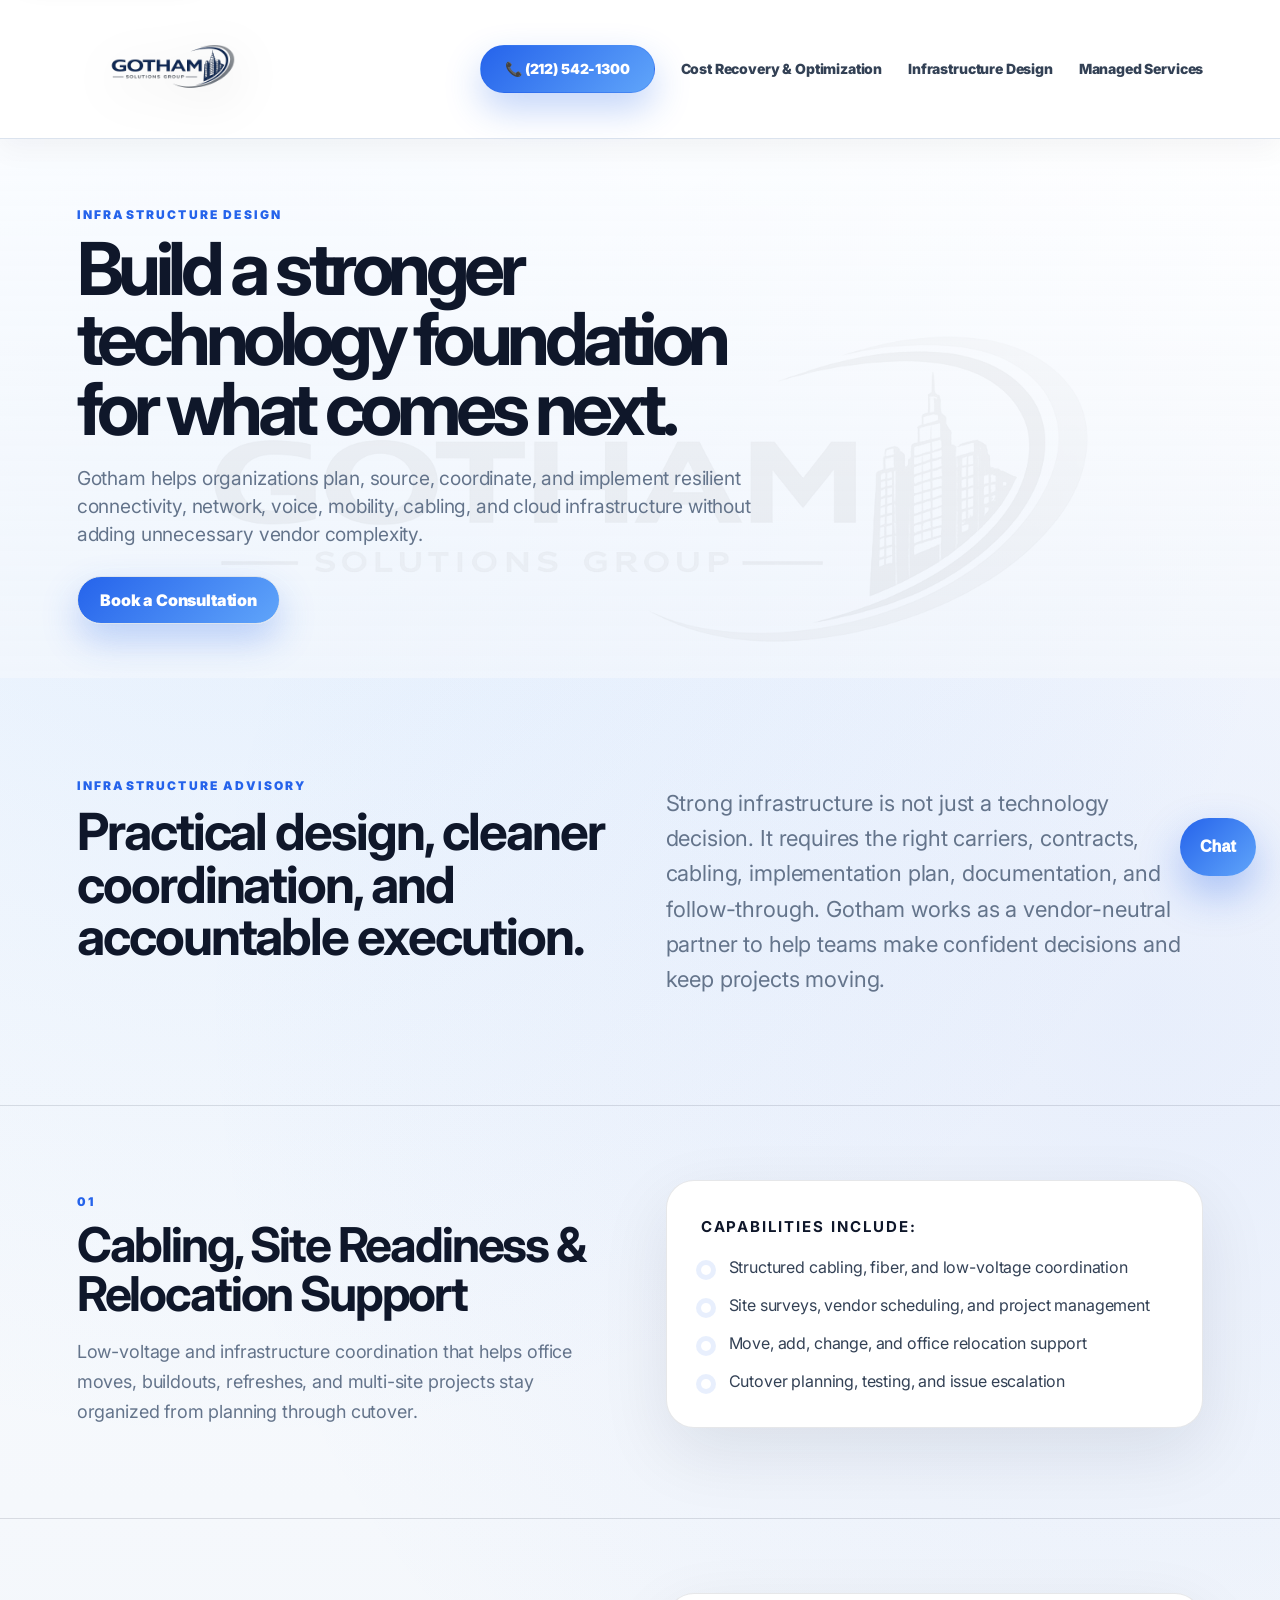
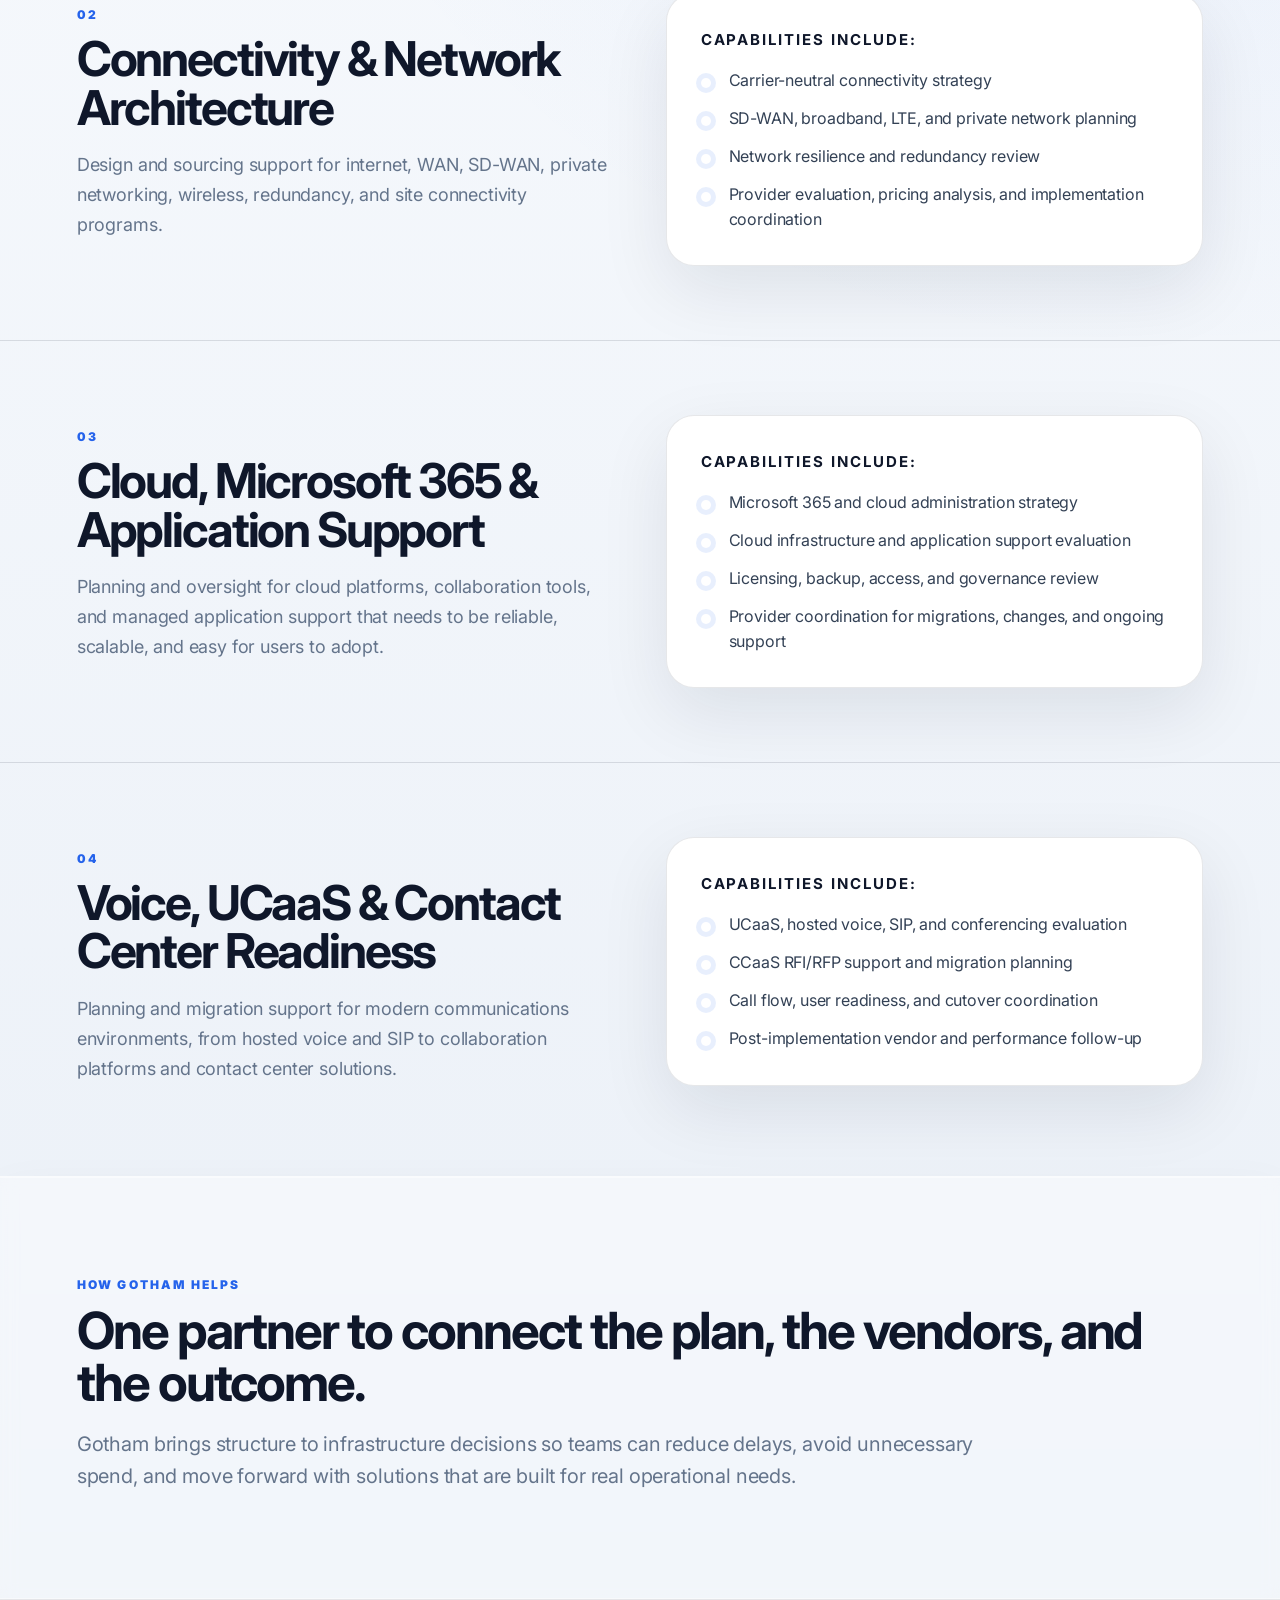
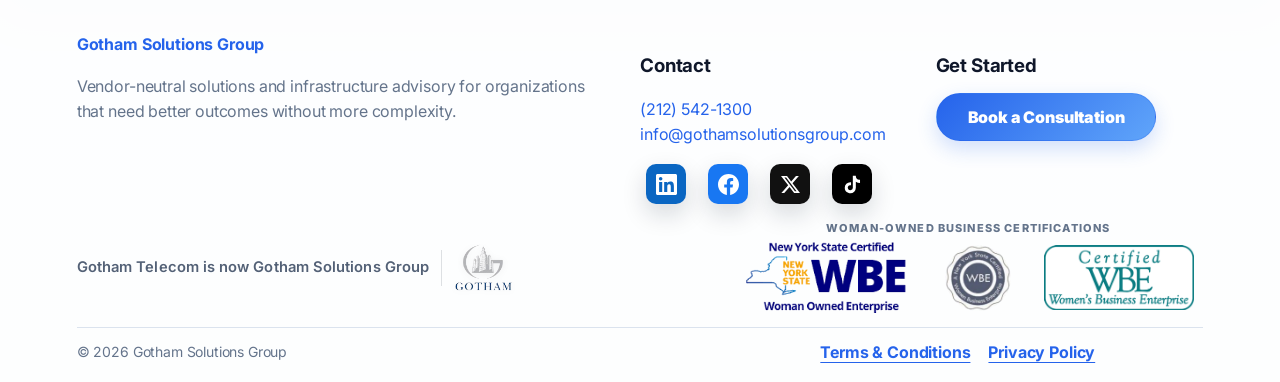
<file: infrastructure-design.html>
<!DOCTYPE html><html lang="en"><head><meta charset="UTF-8">
  <meta name="viewport" content="width=device-width, initial-scale=1.0">
  <title>Infrastructure Design | Gotham Solutions Group</title>
  <meta name="description" content="Infrastructure design, connectivity strategy, carrier coordination, cabling, mobility, cloud communications, and network advisory from Gotham Solutions Group.">
  <link rel="canonical" href="https://gothamsolutionsgroup.com/infrastructure-design">
  <meta name="theme-color" content="#0f172a">
  <meta name="application-name" content="Gotham Solutions Group">
  <meta name="apple-mobile-web-app-title" content="Gotham">

  <meta property="og:type" content="website">
  <meta property="og:site_name" content="Gotham Solutions Group">
  <meta property="og:title" content="Infrastructure Design | Gotham Solutions Group">
  <meta property="og:description" content="Infrastructure design, connectivity strategy, carrier coordination, cabling, mobility, cloud communications, and network advisory from Gotham Solutions Group.">
  <meta property="og:url" content="https://gothamsolutionsgroup.com/infrastructure-design">
  <meta property="og:image" content="https://gothamsolutionsgroup.com/assets/images/social-preview.png">
  <meta name="twitter:card" content="summary_large_image">
  <meta name="twitter:title" content="Infrastructure Design | Gotham Solutions Group">
  <meta name="twitter:description" content="Infrastructure design, connectivity strategy, carrier coordination, cabling, mobility, cloud communications, and network advisory from Gotham Solutions Group.">
  <meta name="twitter:image" content="https://gothamsolutionsgroup.com/assets/images/social-preview.png">

  <link rel="icon" href="/favicon.ico" sizes="any">
  <link rel="icon" type="image/png" sizes="16x16" href="/favicon-16x16.png">
  <link rel="icon" type="image/png" sizes="32x32" href="/favicon-32x32.png">
  <link rel="apple-touch-icon" href="/apple-touch-icon.png">
  <link rel="manifest" href="/site.webmanifest">

  <link rel="preconnect" href="https://fonts.googleapis.com">
  <link rel="preconnect" href="https://fonts.gstatic.com" crossorigin>
  <link href="https://fonts.googleapis.com/css2?family=Inter:wght@400;500;600;700;800;900&display=swap" rel="stylesheet">
  <link rel="stylesheet" href="assets/styles.css?v=1.4.185">


<style id="service-hero-stamp-styles">
@media (min-width:901px){
  .service-home-hero.hero-with-stamp{
    position:relative!important;
    display:grid!important;
    grid-template-columns:minmax(0,1.35fr) minmax(320px,.75fr)!important;
    align-items:center!important;
    column-gap:clamp(36px,5vw,88px)!important;
    padding-right:clamp(48px,6vw,96px)!important;
  }
  .service-home-hero.hero-with-stamp .hero-copy{
    width:auto!important;
    max-width:760px!important;
    min-width:0!important;
    grid-column:1!important;
  }
  .hero-stamp-showcase{
    position:relative!important;
    inset:auto!important;
    right:auto!important;
    top:auto!important;
    transform:none!important;
    grid-column:2!important;
    align-self:center!important;
    justify-self:stretch!important;
    width:100%!important;
    height:clamp(240px,25vw,370px)!important;
    min-height:0!important;
    margin:0!important;
    display:grid!important;
    place-items:center!important;
    pointer-events:none;
  }
}
.hero-stamp-paper{position:relative;width:100%;height:100%;min-height:220px;background:none;border:0;box-shadow:none;overflow:visible;}
.hero-stamp-mark{position:absolute;left:50%;top:50%;width:min(94%,540px);min-height:clamp(112px,12vw,176px);padding:clamp(16px,2vw,24px) clamp(24px,3vw,38px);display:flex;align-items:center;justify-content:center;text-align:center;transform:translate(-50%,-50%) rotate(-6deg);border:clamp(4px,.65vw,7px) solid rgba(0,67,125,.86);border-radius:10px;color:#00437d;background:transparent;font-family:Impact,"Arial Black",sans-serif;font-weight:900;line-height:.98;letter-spacing:.028em;text-transform:uppercase;font-size:clamp(1.2rem,2.35vw,2.15rem);opacity:0;filter:none;mix-blend-mode:multiply;text-shadow:none;box-shadow:none;-webkit-font-smoothing:antialiased;text-rendering:geometricPrecision;backface-visibility:hidden;}
.hero-stamp-mark::before,.hero-stamp-mark::after{content:"";position:absolute;pointer-events:none;border-radius:6px;}
.hero-stamp-mark::before{inset:7px;border:2px solid rgba(0,67,125,.54);}
.hero-stamp-mark::after{inset:-8px;border:2px solid rgba(0,67,125,.16);transform:translate(2px,-1px);clip-path:polygon(0 0,93% 0,100% 18%,91% 34%,100% 57%,92% 100%,0 100%);}

.hero-stamp-showcase.is-running .hero-stamp-mark{animation:heroStampImpact 7.2s cubic-bezier(.2,.78,.2,1) infinite;}
@keyframes heroStampImpact{0%,8%{opacity:0;transform:translate3d(-50%,-120%,0) rotate(-10deg) scale(1.12);filter:none}12%{opacity:.24;transform:translate3d(-50%,-64%,0) rotate(-7deg) scale(1.04);filter:none}14%{opacity:.98;transform:translate3d(-50%,-49%,0) rotate(-6deg) scale(.965);filter:none}17%,82%{opacity:.96;transform:translate3d(-50%,-50%,0) rotate(-6deg) scale(1);filter:none}88%,100%{opacity:0;transform:translate3d(-50%,-44%,0) rotate(-6deg) scale(1.015);filter:none}}
@media(max-width:900px){
  .service-home-hero.hero-with-stamp{display:block!important;}
  .hero-stamp-showcase{position:relative!important;inset:auto!important;transform:none!important;width:100%!important;min-height:230px!important;margin-top:24px!important;display:grid!important;place-items:center!important;}
  .hero-stamp-paper{width:100%;min-height:230px;}
  .hero-stamp-mark{width:min(88%,480px);}
}
@media(prefers-reduced-motion:reduce){.hero-stamp-showcase .hero-stamp-mark{opacity:.92;animation:none!important}}
</style>
  <script type="application/ld+json">
  {
    "@context": "https://schema.org",
    "@graph": [
      {
        "@type": "Organization",
        "@id": "https://gothamsolutionsgroup.com/#organization",
        "name": "Gotham Solutions Group",
        "legalName": "Gotham Telecom Inc.",
        "alternateName": "Gotham Telecom",
        "url": "https://gothamsolutionsgroup.com/",
        "logo": {
          "@type": "ImageObject",
          "url": "https://gothamsolutionsgroup.com/assets/images/gotham-solutions-group-logo.png"
        },
        "image": "https://gothamsolutionsgroup.com/assets/images/social-preview.png",
        "foundingDate": "1997",
        "founder": {
          "@type": "Person",
          "name": "Danya Cohan"
        },
        "telephone": "+1-212-542-1300",
        "email": "info@gothamsolutionsgroup.com",
        "areaServed": "Worldwide",
        "contactPoint": {
          "@type": "ContactPoint",
          "telephone": "+1-212-542-1300",
          "email": "info@gothamsolutionsgroup.com",
          "contactType": "sales",
          "areaServed": "Worldwide",
          "availableLanguage": [
            "English"
          ]
        },
        "sameAs": [
          "https://www.linkedin.com/company/gotham-telecom-inc./",
          "https://www.facebook.com/profile.php?id=100069526381285",
          "https://x.com/GothamSolutions",
          "https://www.tiktok.com/@gothamsolutionsgroup"
        ]
      },
      {
        "@type": "Service",
        "@id": "https://gothamsolutionsgroup.com/infrastructure-design#service",
        "url": "https://gothamsolutionsgroup.com/infrastructure-design",
        "name": "Infrastructure Design",
        "serviceType": "Technology infrastructure design and network advisory",
        "description": "Infrastructure design, connectivity strategy, carrier coordination, cabling, mobility, cloud communications, and network advisory from Gotham Solutions Group.",
        "provider": {
          "@id": "https://gothamsolutionsgroup.com/#organization"
        },
        "areaServed": "Worldwide"
      }
    ]
  }
  </script>
</head><body>
<a class="skip-link" href="#main-content">Skip to main content</a><header class="site-header" id="top">
  <a class="brand logo-brand" href="/" aria-label="Gotham Solutions Group home">
    <picture class="optimized-image" style="display:contents"><source srcset="assets/images/optimized/brand/gotham-solutions-group-logo.webp" type="image/webp"/><img src="assets/images/gotham-solutions-group-logo.png" alt="Gotham Solutions Group" class="site-logo" decoding="async" width="1536" height="1024"></picture>
  </a>
  <button class="menu-toggle" aria-label="Open navigation" aria-expanded="false">☰</button>
  <nav class="nav" aria-label="Primary navigation">
    <a href="tel:+12125421300" class="nav-cta phone-cta">📞 (212) 542-1300</a>
    <a href="/cost-recovery-optimization">Cost Recovery & Optimization</a>
    <a href="/infrastructure-design">Infrastructure Design</a>
    <a href="/managed-services">Managed Services</a>
  </nav>
</header><main id="main-content"><section class="hero premium-hero v2-hero service-home-hero hero-with-stamp">
  <div class="hero-copy">
    <p class="eyebrow">Infrastructure Design</p>
    <h1>Build a stronger technology foundation for what comes next.</h1>
    <p class="hero-text">Gotham helps organizations plan, source, coordinate, and implement resilient connectivity, network, voice, mobility, cabling, and cloud infrastructure without adding unnecessary vendor complexity.</p>
    <div class="hero-actions service-cta"><a class="button primary" href="/contact">Book a Consultation</a></div>
  </div>
  <div class="hero-stamp-showcase" aria-label="Infrastructure Design hero with rotating Gotham stamp messages in open space">
    <div class="hero-stamp-paper">
      <div class="hero-stamp-mark" aria-live="polite"></div>
    </div>
  </div>
</section>
<section class="section split service-intro">
  <div><p class="eyebrow">Infrastructure advisory</p><h2>Practical design, cleaner coordination, and accountable execution.</h2></div>
  <p class="section-lead">Strong infrastructure is not just a technology decision. It requires the right carriers, contracts, cabling, implementation plan, documentation, and follow-through. Gotham works as a vendor-neutral partner to help teams make confident decisions and keep projects moving.</p>
</section>
<section class="section service-detail standardized-service" id="cabling-site-readiness">
  <div class="service-detail-copy"><p class="eyebrow">01</p><h2>Cabling, Site Readiness & Relocation Support</h2><p>Low-voltage and infrastructure coordination that helps office moves, buildouts, refreshes, and multi-site projects stay organized from planning through cutover.</p></div>
  <div class="capability-card"><h3>Capabilities include:</h3><ul><li>Structured cabling, fiber, and low-voltage coordination</li><li>Site surveys, vendor scheduling, and project management</li><li>Move, add, change, and office relocation support</li><li>Cutover planning, testing, and issue escalation</li></ul></div>
</section>
<section class="section service-detail standardized-service" id="connectivity-network">
  <div class="service-detail-copy"><p class="eyebrow">02</p><h2>Connectivity & Network Architecture</h2><p>Design and sourcing support for internet, WAN, SD-WAN, private networking, wireless, redundancy, and site connectivity programs.</p></div>
  <div class="capability-card"><h3>Capabilities include:</h3><ul><li>Carrier-neutral connectivity strategy</li><li>SD-WAN, broadband, LTE, and private network planning</li><li>Network resilience and redundancy review</li><li>Provider evaluation, pricing analysis, and implementation coordination</li></ul></div>
</section>
<section class="section service-detail standardized-service" id="cloud-applications">
  <div class="service-detail-copy"><p class="eyebrow">03</p><h2>Cloud, Microsoft 365 & Application Support</h2><p>Planning and oversight for cloud platforms, collaboration tools, and managed application support that needs to be reliable, scalable, and easy for users to adopt.</p></div>
  <div class="capability-card"><h3>Capabilities include:</h3><ul><li>Microsoft 365 and cloud administration strategy</li><li>Cloud infrastructure and application support evaluation</li><li>Licensing, backup, access, and governance review</li><li>Provider coordination for migrations, changes, and ongoing support</li></ul></div>
</section>
<section class="section service-detail standardized-service" id="voice-collaboration">
  <div class="service-detail-copy"><p class="eyebrow">04</p><h2>Voice, UCaaS & Contact Center Readiness</h2><p>Planning and migration support for modern communications environments, from hosted voice and SIP to collaboration platforms and contact center solutions.</p></div>
  <div class="capability-card"><h3>Capabilities include:</h3><ul><li>UCaaS, hosted voice, SIP, and conferencing evaluation</li><li>CCaaS RFI/RFP support and migration planning</li><li>Call flow, user readiness, and cutover coordination</li><li>Post-implementation vendor and performance follow-up</li></ul></div>
</section>
<section class="section dark-band service-closing"><p class="eyebrow">How Gotham helps</p><h2>One partner to connect the plan, the vendors, and the outcome.</h2><p class="wide-copy">Gotham brings structure to infrastructure decisions so teams can reduce delays, avoid unnecessary spend, and move forward with solutions that are built for real operational needs.</p></section></main><footer class="site-footer">
  <div>
    <a class="footer-brand" href="/">Gotham Solutions Group</a>
    <p>Vendor-neutral solutions and infrastructure advisory for organizations that need better outcomes without more complexity.</p>
  </div>
  <div>
    <h3>Contact</h3>
<p>
<a href="tel:+12125421300">(212) 542-1300</a><br>
<a href="mailto:info@gothamsolutionsgroup.com">info@gothamsolutionsgroup.com</a>
</p>
<div class="social-links">
  <a href="https://www.linkedin.com/company/gotham-telecom-inc./" target="_blank" rel="noopener" class="social-btn"><svg class="social-svg" viewBox="0 0 24 24" aria-hidden="true"><path fill="currentColor" d="M20.45 20.45h-3.56v-5.57c0-1.33-.03-3.04-1.85-3.04-1.85 0-2.14 1.45-2.14 2.94v5.67H9.34V9h3.42v1.56h.05c.48-.9 1.64-1.85 3.37-1.85 3.6 0 4.27 2.37 4.27 5.46v6.28ZM5.32 7.43a2.06 2.06 0 1 1 0-4.12 2.06 2.06 0 0 1 0 4.12ZM7.1 20.45H3.54V9H7.1v11.45ZM22.23 0H1.77C.79 0 0 .77 0 1.72v20.56C0 23.23.79 24 1.77 24h20.46c.98 0 1.77-.77 1.77-1.72V1.72C24 .77 23.21 0 22.23 0Z"/></svg><span class="sr-only">LinkedIn</span></a>
  <a href="https://www.facebook.com/profile.php?id=100069526381285" target="_blank" rel="noopener" class="social-btn"><svg class="social-svg" viewBox="0 0 24 24" aria-hidden="true"><path fill="currentColor" d="M24 12.07C24 5.4 18.63 0 12 0S0 5.4 0 12.07C0 18.1 4.39 23.1 10.13 24v-8.44H7.08v-3.49h3.05V9.41c0-3.03 1.79-4.7 4.53-4.7 1.31 0 2.68.24 2.68.24v2.96h-1.51c-1.49 0-1.96.93-1.96 1.89v2.27h3.33l-.53 3.49h-2.8V24C19.61 23.1 24 18.1 24 12.07Z"/></svg><span class="sr-only">Facebook</span></a>
  <a href="https://x.com/GothamSolutions" target="_blank" rel="noopener" class="social-btn"><svg class="social-svg" viewBox="0 0 24 24" aria-hidden="true"><path fill="currentColor" d="M18.9 1.15h3.68l-8.04 9.19L24 22.85h-7.41l-5.8-7.59-6.64 7.59H.47l8.6-9.83L0 1.15h7.6l5.24 6.93 6.06-6.93Zm-1.29 19.5h2.04L6.49 3.23H4.3l13.31 17.42Z"/></svg><span class="sr-only">X</span></a>
  <a href="https://www.tiktok.com/@gothamsolutionsgroup" target="_blank" rel="noopener" class="social-btn social-btn-tiktok"><svg class="social-svg" viewBox="0 0 24 24" aria-hidden="true"><path fill="currentColor" d="M19.59 6.69a4.83 4.83 0 0 1-3.77-4.25V2h-3.45v13.67a2.89 2.89 0 0 1-5.2 1.74 2.89 2.89 0 0 1 2.31-4.64c.3 0 .59.05.86.14V9.4a6.32 6.32 0 0 0-.86-.06A6.34 6.34 0 0 0 3.14 15.68a6.34 6.34 0 0 0 10.81 4.48 6.34 6.34 0 0 0 1.86-4.48V8.73a8.16 8.16 0 0 0 4.78 1.53V6.69z"/></svg><span class="sr-only">TikTok</span></a>
</div>

  </div>
  <div><h3>Get Started</h3><a class="button primary" href="/contact">Book a Consultation</a></div>
  
<div class="footer-identity-row">
<div class="footer-certifications" aria-label="Woman-owned business certifications"><span>Woman-Owned Business Certifications</span><div class="footer-certification-marks"><img class="footer-wbe-logo" src="assets/images/certifications/nys-wbe-certified.png" alt="New York State Certified Women-Owned Business Enterprise" loading="lazy" decoding="async" width="207" height="92"><img class="footer-wbe-seal" src="assets/images/certifications/nys-wbe-seal.png" alt="New York State Certified Women Business Enterprise seal" loading="lazy" decoding="async" width="150" height="150"><img class="footer-wbe-certified-badge" src="assets/images/certifications/certified-wbe-badge.png" alt="Certified Women's Business Enterprise" loading="lazy" decoding="async" width="640" height="278"></div></div>
<div class="footer-brand-concept">
  <span>Gotham Telecom is now Gotham Solutions Group</span>
  <img src="assets/images/footer-gotham-logo.png" alt="Gotham Logo" class="footer-concept-logo" loading="lazy" decoding="async" width="212" height="181">
</div>
</div>
<div class="footer-bottom-row"><p class="copyright">© <span data-current-year>2026</span> Gotham Solutions Group</p><div class="footer-legal" style="display:flex;align-items:center;flex-wrap:wrap;gap:8px 18px"><a href="/terms-and-conditions">Terms &amp; Conditions</a> <a href="/privacy-policy">Privacy Policy</a></div></div>
</footer>
<script src="assets/script.js?v=1.4.185" defer></script>

<div class="gotham-ai-widget" aria-live="polite">
  <button class="gotham-ai-toggle" aria-label="Open Gotham guided assistant">
    <span>Chat</span>
  </button>
  <div class="gotham-ai-panel" role="dialog" aria-label="Gotham guided assistant">
    <div class="gotham-ai-header">
      <strong>How Can We Help?</strong>
      <button class="gotham-ai-close" aria-label="Close assistant">×</button>
    </div>
    <div class="gotham-ai-messages">
      <div class="gotham-ai-message bot">
        Hi — I can help you explore expense reduction, infrastructure design, and managed services. What would you like to improve?
      </div>
    </div>
    <div class="gotham-ai-quick">
      <button data-question="expense">Reduce expenses</button>
      <button data-question="infrastructure">Design infrastructure</button>
      <button data-question="managed">Managed services</button>
      <button data-question="contact">Talk to Gotham</button>
    </div>
    <form class="gotham-ai-form">
      <input type="text" placeholder="Ask a question..." aria-label="Ask a question">
      <button type="submit">Send</button>
    </form>
  </div>
</div>


<script id="service-hero-stamp-animation">
document.addEventListener('DOMContentLoaded', function(){
  var show = document.querySelector('.hero-stamp-showcase');
  if(!show) return;
  var mark = show.querySelector('.hero-stamp-mark');
  var quotes = [
      'Cabling to connectivity.',
      'When no one owns the problem, we do.'
  ];
  var index = 0;
  function render(){
    mark.textContent = quotes[index];
    mark.setAttribute('aria-label', quotes[index]);
  }
  render();
  show.classList.add('is-running');
  mark.addEventListener('animationiteration', function(e){
    if(e.animationName !== 'heroStampImpact') return;
    index = (index + 1) % quotes.length;
    render();
  });
});
</script>
</body></html>
</file>
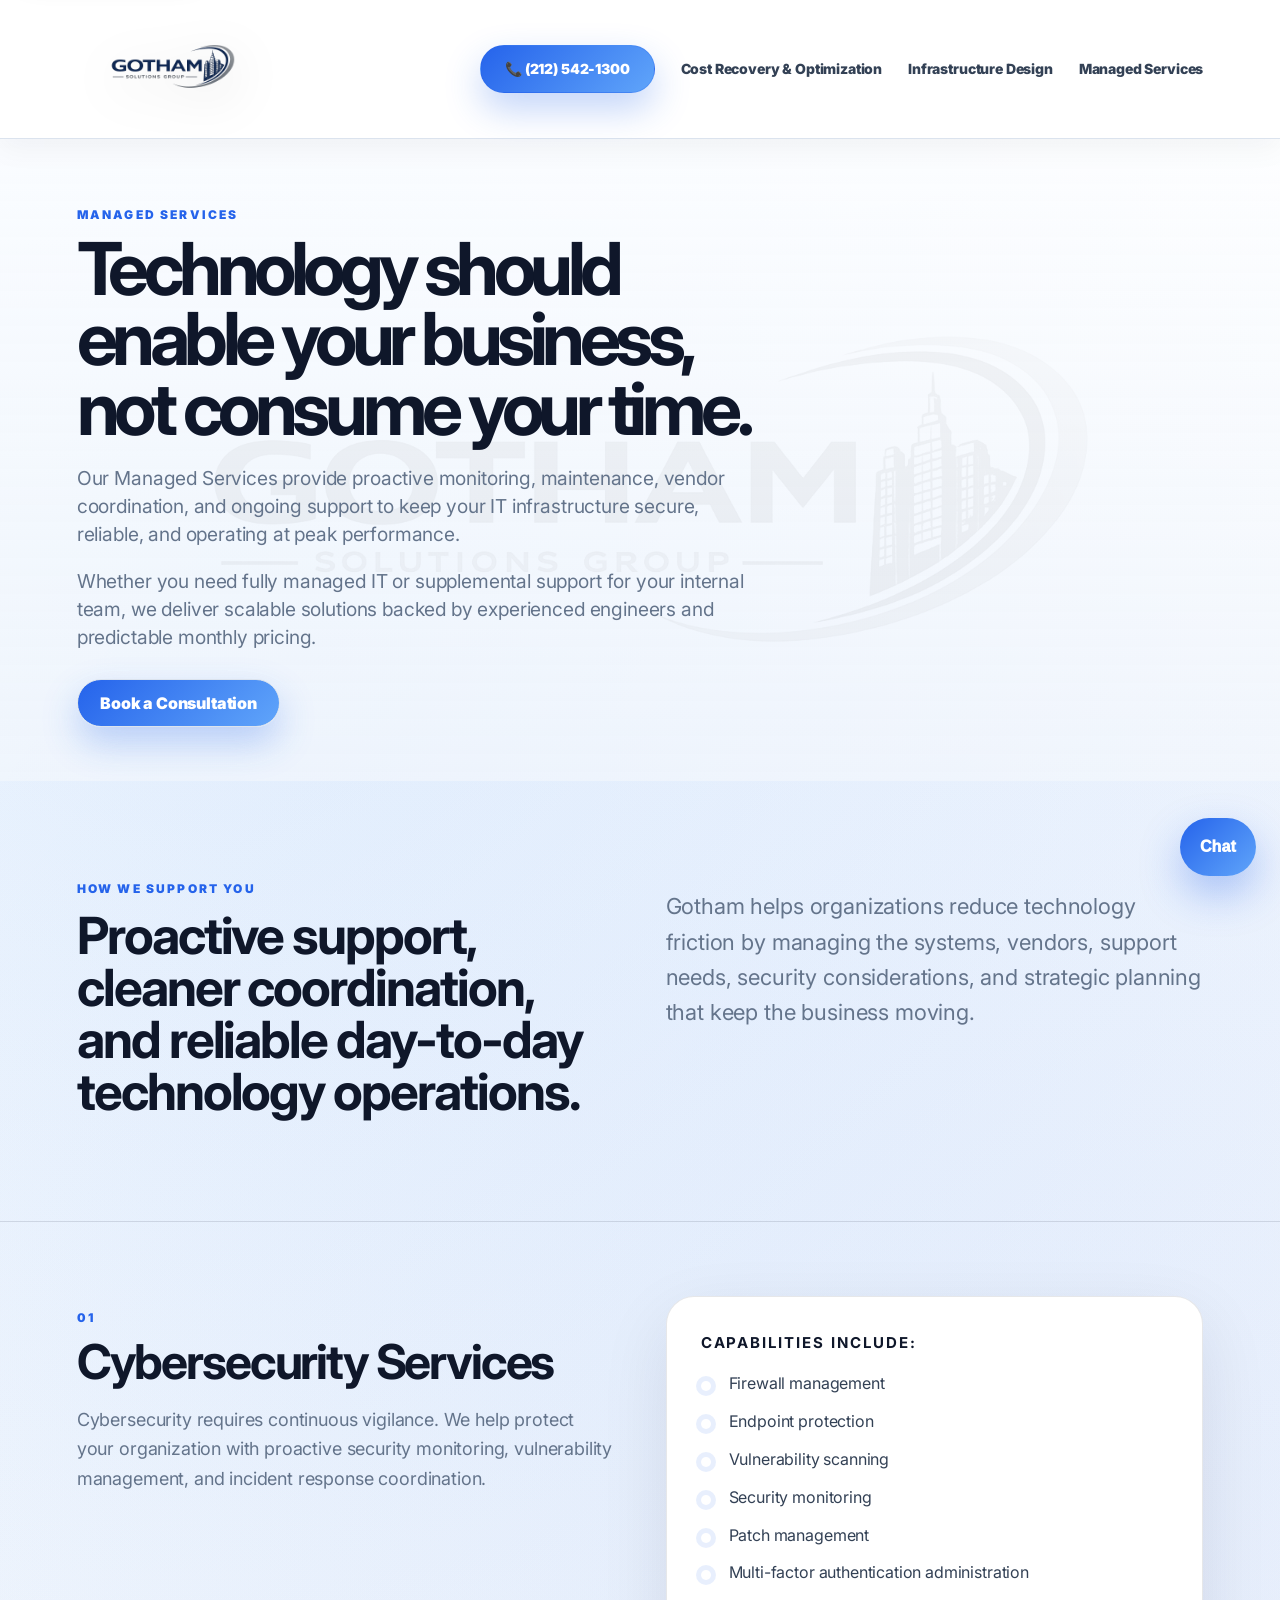
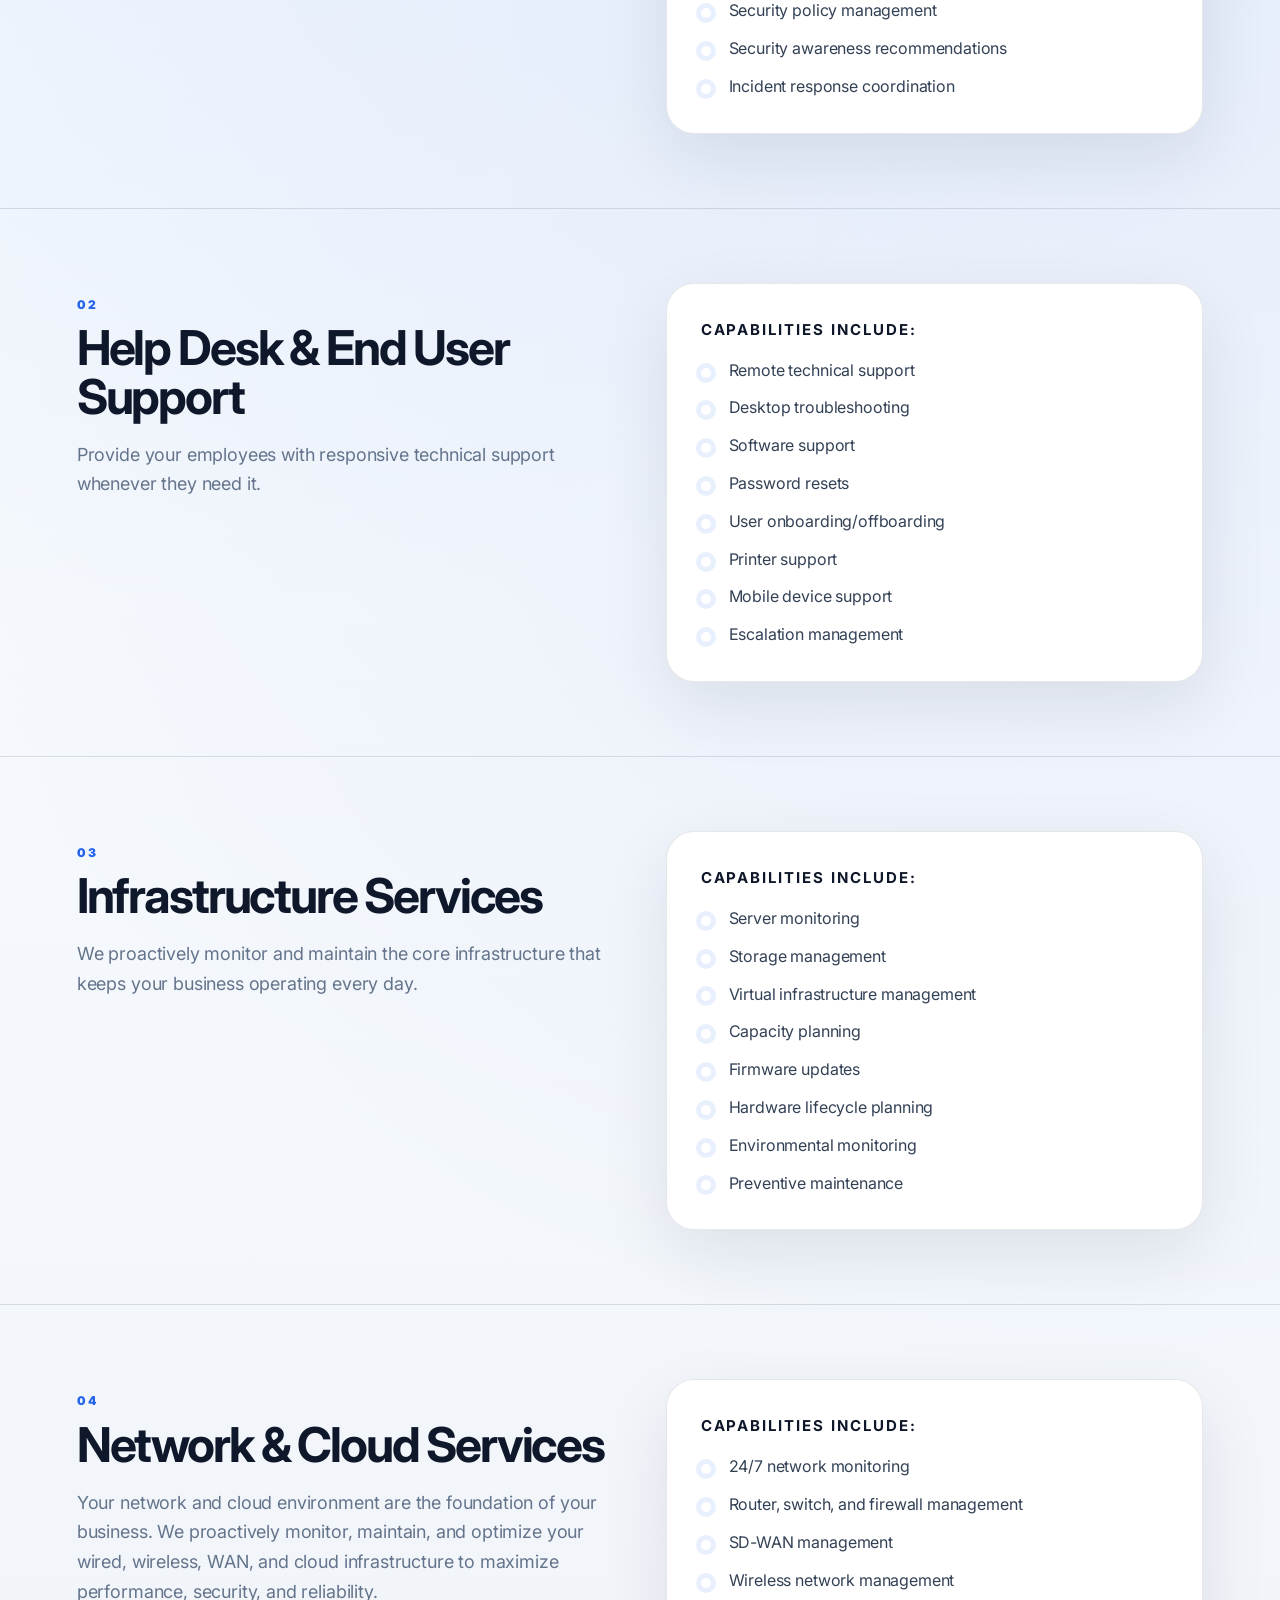
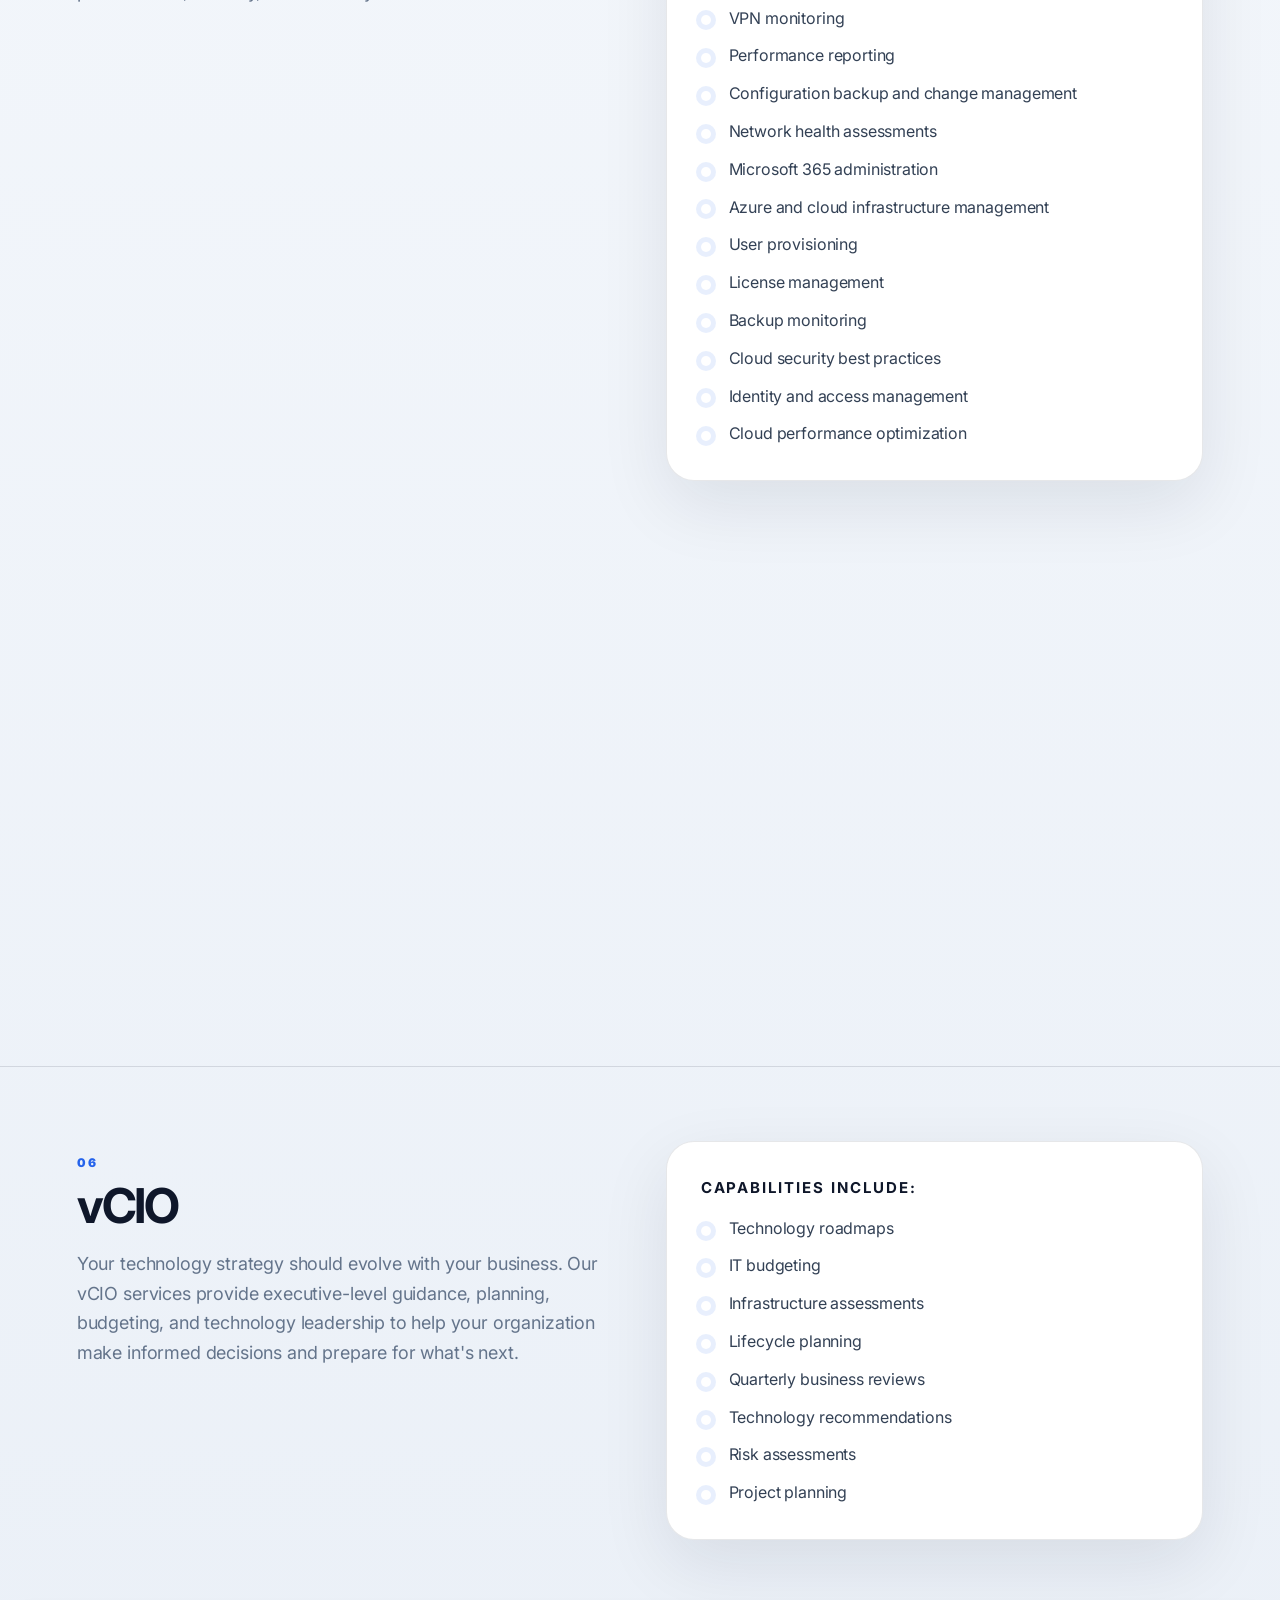
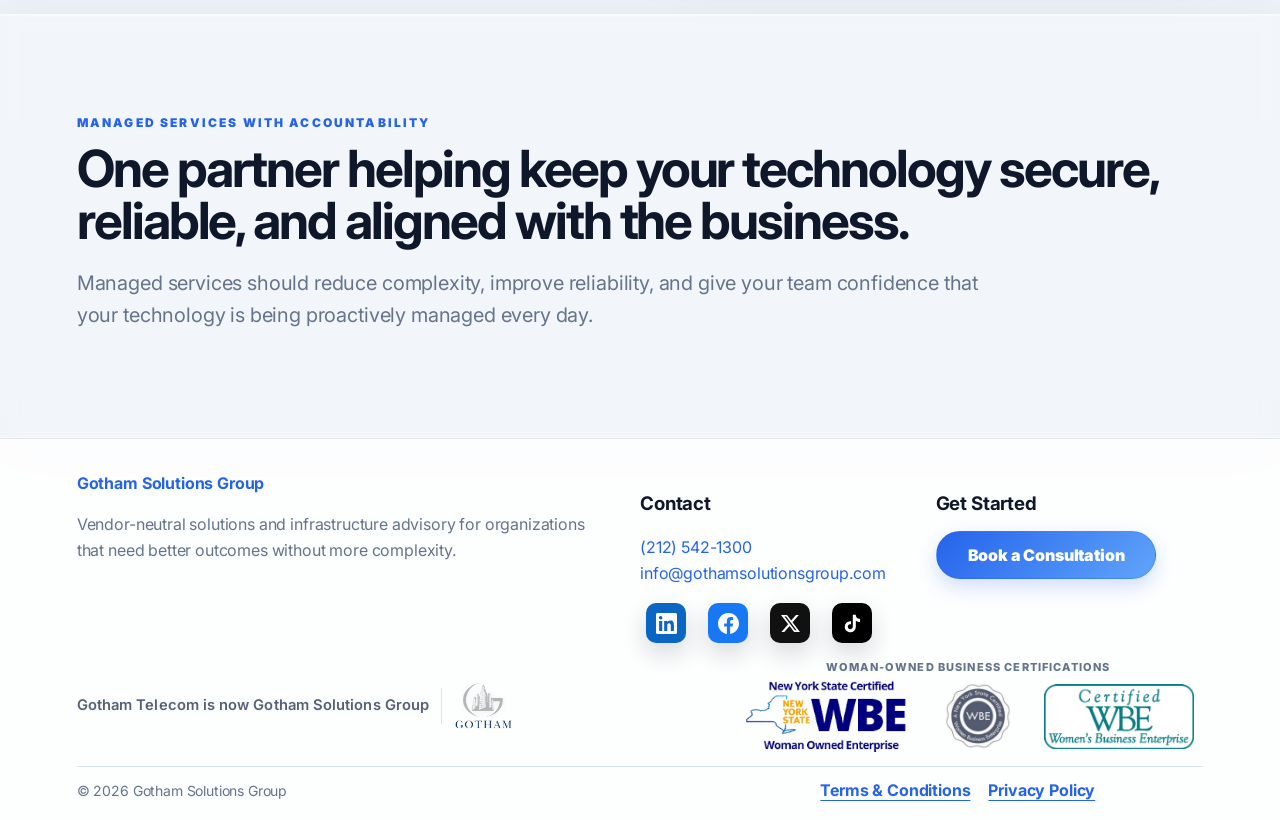
<file: managed-services.html>
<!DOCTYPE html><html lang="en"><head><meta charset="UTF-8">
  <meta name="viewport" content="width=device-width, initial-scale=1.0">
  <title>Managed Services | Gotham Solutions Group</title>
  <meta name="description" content="Managed IT sourcing, cybersecurity planning, cloud support, help desk alignment, endpoint support, and ongoing vendor coordination from Gotham Solutions Group.">
  <link rel="canonical" href="https://gothamsolutionsgroup.com/managed-services">
  <meta name="theme-color" content="#0f172a">
  <meta name="application-name" content="Gotham Solutions Group">
  <meta name="apple-mobile-web-app-title" content="Gotham">

  <meta property="og:type" content="website">
  <meta property="og:site_name" content="Gotham Solutions Group">
  <meta property="og:title" content="Managed Services | Gotham Solutions Group">
  <meta property="og:description" content="Managed IT sourcing, cybersecurity planning, cloud support, help desk alignment, endpoint support, and ongoing vendor coordination from Gotham Solutions Group.">
  <meta property="og:url" content="https://gothamsolutionsgroup.com/managed-services">
  <meta property="og:image" content="https://gothamsolutionsgroup.com/assets/images/social-preview.png">
  <meta name="twitter:card" content="summary_large_image">
  <meta name="twitter:title" content="Managed Services | Gotham Solutions Group">
  <meta name="twitter:description" content="Managed IT sourcing, cybersecurity planning, cloud support, help desk alignment, endpoint support, and ongoing vendor coordination from Gotham Solutions Group.">
  <meta name="twitter:image" content="https://gothamsolutionsgroup.com/assets/images/social-preview.png">

  <link rel="icon" href="/favicon.ico" sizes="any">
  <link rel="icon" type="image/png" sizes="16x16" href="/favicon-16x16.png">
  <link rel="icon" type="image/png" sizes="32x32" href="/favicon-32x32.png">
  <link rel="apple-touch-icon" href="/apple-touch-icon.png">
  <link rel="manifest" href="/site.webmanifest">

  <link rel="preconnect" href="https://fonts.googleapis.com">
  <link rel="preconnect" href="https://fonts.gstatic.com" crossorigin>
  <link href="https://fonts.googleapis.com/css2?family=Inter:wght@400;500;600;700;800;900&display=swap" rel="stylesheet">
  <link rel="stylesheet" href="assets/styles.css?v=1.4.185">


<style id="service-hero-stamp-styles">
@media (min-width:901px){
  .service-home-hero.hero-with-stamp{
    position:relative!important;
    display:grid!important;
    grid-template-columns:minmax(0,1.35fr) minmax(320px,.75fr)!important;
    align-items:center!important;
    column-gap:clamp(36px,5vw,88px)!important;
    padding-right:clamp(48px,6vw,96px)!important;
  }
  .service-home-hero.hero-with-stamp .hero-copy{
    width:auto!important;
    max-width:760px!important;
    min-width:0!important;
    grid-column:1!important;
  }
  .hero-stamp-showcase{
    position:relative!important;
    inset:auto!important;
    right:auto!important;
    top:auto!important;
    transform:none!important;
    grid-column:2!important;
    align-self:center!important;
    justify-self:stretch!important;
    width:100%!important;
    height:clamp(240px,25vw,370px)!important;
    min-height:0!important;
    margin:0!important;
    display:grid!important;
    place-items:center!important;
    pointer-events:none;
  }
}
.hero-stamp-paper{position:relative;width:100%;height:100%;min-height:220px;background:none;border:0;box-shadow:none;overflow:visible;}
.hero-stamp-mark{position:absolute;left:50%;top:50%;width:min(94%,540px);min-height:clamp(112px,12vw,176px);padding:clamp(16px,2vw,24px) clamp(24px,3vw,38px);display:flex;align-items:center;justify-content:center;text-align:center;transform:translate(-50%,-50%) rotate(-6deg);border:clamp(4px,.65vw,7px) solid rgba(0,67,125,.86);border-radius:10px;color:#00437d;background:transparent;font-family:Impact,"Arial Black",sans-serif;font-weight:900;line-height:.98;letter-spacing:.028em;text-transform:uppercase;font-size:clamp(1.2rem,2.35vw,2.15rem);opacity:0;filter:none;mix-blend-mode:multiply;text-shadow:none;box-shadow:none;-webkit-font-smoothing:antialiased;text-rendering:geometricPrecision;backface-visibility:hidden;}
.hero-stamp-mark::before,.hero-stamp-mark::after{content:"";position:absolute;pointer-events:none;border-radius:6px;}
.hero-stamp-mark::before{inset:7px;border:2px solid rgba(0,67,125,.54);}
.hero-stamp-mark::after{inset:-8px;border:2px solid rgba(0,67,125,.16);transform:translate(2px,-1px);clip-path:polygon(0 0,93% 0,100% 18%,91% 34%,100% 57%,92% 100%,0 100%);}

.hero-stamp-showcase.is-running .hero-stamp-mark{animation:heroStampImpact 7.2s cubic-bezier(.2,.78,.2,1) infinite;}
@keyframes heroStampImpact{0%,8%{opacity:0;transform:translate3d(-50%,-120%,0) rotate(-10deg) scale(1.12);filter:none}12%{opacity:.24;transform:translate3d(-50%,-64%,0) rotate(-7deg) scale(1.04);filter:none}14%{opacity:.98;transform:translate3d(-50%,-49%,0) rotate(-6deg) scale(.965);filter:none}17%,82%{opacity:.96;transform:translate3d(-50%,-50%,0) rotate(-6deg) scale(1);filter:none}88%,100%{opacity:0;transform:translate3d(-50%,-44%,0) rotate(-6deg) scale(1.015);filter:none}}
@media(max-width:900px){
  .service-home-hero.hero-with-stamp{display:block!important;}
  .hero-stamp-showcase{position:relative!important;inset:auto!important;transform:none!important;width:100%!important;min-height:230px!important;margin-top:24px!important;display:grid!important;place-items:center!important;}
  .hero-stamp-paper{width:100%;min-height:230px;}
  .hero-stamp-mark{width:min(88%,480px);}
}
@media(prefers-reduced-motion:reduce){.hero-stamp-showcase .hero-stamp-mark{opacity:.92;animation:none!important}}
</style>
  <script type="application/ld+json">
  {
    "@context": "https://schema.org",
    "@graph": [
      {
        "@type": "Organization",
        "@id": "https://gothamsolutionsgroup.com/#organization",
        "name": "Gotham Solutions Group",
        "legalName": "Gotham Telecom Inc.",
        "alternateName": "Gotham Telecom",
        "url": "https://gothamsolutionsgroup.com/",
        "logo": {
          "@type": "ImageObject",
          "url": "https://gothamsolutionsgroup.com/assets/images/gotham-solutions-group-logo.png"
        },
        "image": "https://gothamsolutionsgroup.com/assets/images/social-preview.png",
        "foundingDate": "1997",
        "founder": {
          "@type": "Person",
          "name": "Danya Cohan"
        },
        "telephone": "+1-212-542-1300",
        "email": "info@gothamsolutionsgroup.com",
        "areaServed": "Worldwide",
        "contactPoint": {
          "@type": "ContactPoint",
          "telephone": "+1-212-542-1300",
          "email": "info@gothamsolutionsgroup.com",
          "contactType": "sales",
          "areaServed": "Worldwide",
          "availableLanguage": [
            "English"
          ]
        },
        "sameAs": [
          "https://www.linkedin.com/company/gotham-telecom-inc./",
          "https://www.facebook.com/profile.php?id=100069526381285",
          "https://x.com/GothamSolutions",
          "https://www.tiktok.com/@gothamsolutionsgroup"
        ]
      },
      {
        "@type": "Service",
        "@id": "https://gothamsolutionsgroup.com/managed-services#service",
        "url": "https://gothamsolutionsgroup.com/managed-services",
        "name": "Managed Services",
        "serviceType": "Managed technology sourcing, support, cybersecurity, cloud, and vendor coordination",
        "description": "Managed IT sourcing, cybersecurity planning, cloud support, help desk alignment, endpoint support, and ongoing vendor coordination from Gotham Solutions Group.",
        "provider": {
          "@id": "https://gothamsolutionsgroup.com/#organization"
        },
        "areaServed": "Worldwide"
      }
    ]
  }
  </script>
</head><body>
<a class="skip-link" href="#main-content">Skip to main content</a><header class="site-header" id="top">
  <a class="brand logo-brand" href="/" aria-label="Gotham Solutions Group home">
    <picture class="optimized-image" style="display:contents"><source srcset="assets/images/optimized/brand/gotham-solutions-group-logo.webp" type="image/webp"/><img src="assets/images/gotham-solutions-group-logo.png" alt="Gotham Solutions Group" class="site-logo" decoding="async" width="1536" height="1024"></picture>
  </a>
  <button class="menu-toggle" aria-label="Open navigation" aria-expanded="false">☰</button>
  <nav class="nav" aria-label="Primary navigation">
    <a href="tel:+12125421300" class="nav-cta phone-cta">📞 (212) 542-1300</a>
    <a href="/cost-recovery-optimization">Cost Recovery & Optimization</a>
    <a href="/infrastructure-design">Infrastructure Design</a>
    <a href="/managed-services">Managed Services</a>
  </nav>
</header><main id="main-content"><section class="hero premium-hero v2-hero service-home-hero hero-with-stamp">
  <div class="hero-copy">
    <p class="eyebrow">Managed Services</p>
    <h1>Technology should enable your business, not consume your time.</h1>
    <p class="hero-text">Our Managed Services provide proactive monitoring, maintenance, vendor coordination, and ongoing support to keep your IT infrastructure secure, reliable, and operating at peak performance.</p>
    <p class="hero-text">Whether you need fully managed IT or supplemental support for your internal team, we deliver scalable solutions backed by experienced engineers and predictable monthly pricing.</p>
    <div class="hero-actions service-cta"><a class="button primary" href="/contact">Book a Consultation</a></div>
  </div>
  <div class="hero-stamp-showcase" aria-label="Managed Services hero with rotating Gotham stamp messages in open space">
    <div class="hero-stamp-paper">
      <div class="hero-stamp-mark" aria-live="polite"></div>
    </div>
  </div>
</section>
<section class="section split service-intro">
  <div><p class="eyebrow">How We Support You</p><h2>Proactive support, cleaner coordination, and reliable day-to-day technology operations.</h2></div>
  <p class="section-lead">Gotham helps organizations reduce technology friction by managing the systems, vendors, support needs, security considerations, and strategic planning that keep the business moving.</p>
</section>
<section class="section service-detail standardized-service" id="cybersecurity-services">
  <div class="service-detail-copy"><p class="eyebrow">01</p><h2>Cybersecurity Services</h2><p>Cybersecurity requires continuous vigilance. We help protect your organization with proactive security monitoring, vulnerability management, and incident response coordination.</p></div>
  <div class="capability-card"><h3>Capabilities include:</h3><ul><li>Firewall management</li><li>Endpoint protection</li><li>Vulnerability scanning</li><li>Security monitoring</li><li>Patch management</li><li>Multi-factor authentication administration</li><li>Security policy management</li><li>Security awareness recommendations</li><li>Incident response coordination</li></ul></div>
</section>
<section class="section service-detail standardized-service" id="help-desk-end-user-support">
  <div class="service-detail-copy"><p class="eyebrow">02</p><h2>Help Desk &amp; End User Support</h2><p>Provide your employees with responsive technical support whenever they need it.</p></div>
  <div class="capability-card"><h3>Capabilities include:</h3><ul><li>Remote technical support</li><li>Desktop troubleshooting</li><li>Software support</li><li>Password resets</li><li>User onboarding/offboarding</li><li>Printer support</li><li>Mobile device support</li><li>Escalation management</li></ul></div>
</section>
<section class="section service-detail standardized-service" id="infrastructure-services">
  <div class="service-detail-copy"><p class="eyebrow">03</p><h2>Infrastructure Services</h2><p>We proactively monitor and maintain the core infrastructure that keeps your business operating every day.</p></div>
  <div class="capability-card"><h3>Capabilities include:</h3><ul><li>Server monitoring</li><li>Storage management</li><li>Virtual infrastructure management</li><li>Capacity planning</li><li>Firmware updates</li><li>Hardware lifecycle planning</li><li>Environmental monitoring</li><li>Preventive maintenance</li></ul></div>
</section>
<section class="section service-detail standardized-service" id="network-cloud-services">
  <div class="service-detail-copy"><p class="eyebrow">04</p><h2>Network &amp; Cloud Services</h2><p>Your network and cloud environment are the foundation of your business. We proactively monitor, maintain, and optimize your wired, wireless, WAN, and cloud infrastructure to maximize performance, security, and reliability.</p></div>
  <div class="capability-card"><h3>Capabilities include:</h3><ul><li>24/7 network monitoring</li><li>Router, switch, and firewall management</li><li>SD-WAN management</li><li>Wireless network management</li><li>VPN monitoring</li><li>Performance reporting</li><li>Configuration backup and change management</li><li>Network health assessments</li><li>Microsoft 365 administration</li><li>Azure and cloud infrastructure management</li><li>User provisioning</li><li>License management</li><li>Backup monitoring</li><li>Cloud security best practices</li><li>Identity and access management</li><li>Cloud performance optimization</li></ul></div>
</section>
<section class="section service-detail standardized-service" id="backup-disaster-recovery">
  <div class="service-detail-copy"><p class="eyebrow">05</p><h2>Backup &amp; Disaster Recovery</h2><p>Business continuity depends on reliable backups, tested recovery procedures, and a plan you can trust when it matters most.</p></div>
  <div class="capability-card"><h3>Capabilities include:</h3><ul><li>Backup monitoring</li><li>Recovery testing</li><li>Disaster recovery planning</li><li>Business continuity consulting</li><li>Replication monitoring</li><li>Backup reporting</li><li>Recovery documentation</li></ul></div>
</section>
<section class="section service-detail standardized-service" id="vcio">
  <div class="service-detail-copy"><p class="eyebrow">06</p><h2>vCIO</h2><p>Your technology strategy should evolve with your business. Our vCIO services provide executive-level guidance, planning, budgeting, and technology leadership to help your organization make informed decisions and prepare for what's next.</p></div>
  <div class="capability-card"><h3>Capabilities include:</h3><ul><li>Technology roadmaps</li><li>IT budgeting</li><li>Infrastructure assessments</li><li>Lifecycle planning</li><li>Quarterly business reviews</li><li>Technology recommendations</li><li>Risk assessments</li><li>Project planning</li></ul></div>
</section>
<section class="section dark-band service-closing"><p class="eyebrow">Managed services with accountability</p><h2>One partner helping keep your technology secure, reliable, and aligned with the business.</h2><p class="wide-copy">Managed services should reduce complexity, improve reliability, and give your team confidence that your technology is being proactively managed every day.</p></section></main><footer class="site-footer">
  <div>
    <a class="footer-brand" href="/">Gotham Solutions Group</a>
    <p>Vendor-neutral solutions and infrastructure advisory for organizations that need better outcomes without more complexity.</p>
  </div>
  <div>
    <h3>Contact</h3>
<p>
<a href="tel:+12125421300">(212) 542-1300</a><br>
<a href="mailto:info@gothamsolutionsgroup.com">info@gothamsolutionsgroup.com</a>
</p>
<div class="social-links">
  <a href="https://www.linkedin.com/company/gotham-telecom-inc./" target="_blank" rel="noopener" class="social-btn"><svg class="social-svg" viewBox="0 0 24 24" aria-hidden="true"><path fill="currentColor" d="M20.45 20.45h-3.56v-5.57c0-1.33-.03-3.04-1.85-3.04-1.85 0-2.14 1.45-2.14 2.94v5.67H9.34V9h3.42v1.56h.05c.48-.9 1.64-1.85 3.37-1.85 3.6 0 4.27 2.37 4.27 5.46v6.28ZM5.32 7.43a2.06 2.06 0 1 1 0-4.12 2.06 2.06 0 0 1 0 4.12ZM7.1 20.45H3.54V9H7.1v11.45ZM22.23 0H1.77C.79 0 0 .77 0 1.72v20.56C0 23.23.79 24 1.77 24h20.46c.98 0 1.77-.77 1.77-1.72V1.72C24 .77 23.21 0 22.23 0Z"/></svg><span class="sr-only">LinkedIn</span></a>
  <a href="https://www.facebook.com/profile.php?id=100069526381285" target="_blank" rel="noopener" class="social-btn"><svg class="social-svg" viewBox="0 0 24 24" aria-hidden="true"><path fill="currentColor" d="M24 12.07C24 5.4 18.63 0 12 0S0 5.4 0 12.07C0 18.1 4.39 23.1 10.13 24v-8.44H7.08v-3.49h3.05V9.41c0-3.03 1.79-4.7 4.53-4.7 1.31 0 2.68.24 2.68.24v2.96h-1.51c-1.49 0-1.96.93-1.96 1.89v2.27h3.33l-.53 3.49h-2.8V24C19.61 23.1 24 18.1 24 12.07Z"/></svg><span class="sr-only">Facebook</span></a>
  <a href="https://x.com/GothamSolutions" target="_blank" rel="noopener" class="social-btn"><svg class="social-svg" viewBox="0 0 24 24" aria-hidden="true"><path fill="currentColor" d="M18.9 1.15h3.68l-8.04 9.19L24 22.85h-7.41l-5.8-7.59-6.64 7.59H.47l8.6-9.83L0 1.15h7.6l5.24 6.93 6.06-6.93Zm-1.29 19.5h2.04L6.49 3.23H4.3l13.31 17.42Z"/></svg><span class="sr-only">X</span></a>
  <a href="https://www.tiktok.com/@gothamsolutionsgroup" target="_blank" rel="noopener" class="social-btn social-btn-tiktok"><svg class="social-svg" viewBox="0 0 24 24" aria-hidden="true"><path fill="currentColor" d="M19.59 6.69a4.83 4.83 0 0 1-3.77-4.25V2h-3.45v13.67a2.89 2.89 0 0 1-5.2 1.74 2.89 2.89 0 0 1 2.31-4.64c.3 0 .59.05.86.14V9.4a6.32 6.32 0 0 0-.86-.06A6.34 6.34 0 0 0 3.14 15.68a6.34 6.34 0 0 0 10.81 4.48 6.34 6.34 0 0 0 1.86-4.48V8.73a8.16 8.16 0 0 0 4.78 1.53V6.69z"/></svg><span class="sr-only">TikTok</span></a>
</div>

  </div>
  <div><h3>Get Started</h3><a class="button primary" href="/contact">Book a Consultation</a></div>
  
<div class="footer-identity-row">
<div class="footer-certifications" aria-label="Woman-owned business certifications"><span>Woman-Owned Business Certifications</span><div class="footer-certification-marks"><img class="footer-wbe-logo" src="assets/images/certifications/nys-wbe-certified.png" alt="New York State Certified Women-Owned Business Enterprise" loading="lazy" decoding="async" width="207" height="92"><img class="footer-wbe-seal" src="assets/images/certifications/nys-wbe-seal.png" alt="New York State Certified Women Business Enterprise seal" loading="lazy" decoding="async" width="150" height="150"><img class="footer-wbe-certified-badge" src="assets/images/certifications/certified-wbe-badge.png" alt="Certified Women's Business Enterprise" loading="lazy" decoding="async" width="640" height="278"></div></div>
<div class="footer-brand-concept">
  <span>Gotham Telecom is now Gotham Solutions Group</span>
  <img src="assets/images/footer-gotham-logo.png" alt="Gotham Logo" class="footer-concept-logo" loading="lazy" decoding="async" width="212" height="181">
</div>
</div>
<div class="footer-bottom-row"><p class="copyright">© <span data-current-year>2026</span> Gotham Solutions Group</p><div class="footer-legal" style="display:flex;align-items:center;flex-wrap:wrap;gap:8px 18px"><a href="/terms-and-conditions">Terms &amp; Conditions</a> <a href="/privacy-policy">Privacy Policy</a></div></div>
</footer>
<script src="assets/script.js?v=1.4.185" defer></script>

<div class="gotham-ai-widget" aria-live="polite">
  <button class="gotham-ai-toggle" aria-label="Open Gotham guided assistant">
    <span>Chat</span>
  </button>
  <div class="gotham-ai-panel" role="dialog" aria-label="Gotham guided assistant">
    <div class="gotham-ai-header">
      <strong>How Can We Help?</strong>
      <button class="gotham-ai-close" aria-label="Close assistant">×</button>
    </div>
    <div class="gotham-ai-messages">
      <div class="gotham-ai-message bot">
        Hi — I can help you explore expense reduction, infrastructure design, and managed services. What would you like to improve?
      </div>
    </div>
    <div class="gotham-ai-quick">
      <button data-question="expense">Reduce expenses</button>
      <button data-question="infrastructure">Design infrastructure</button>
      <button data-question="managed">Managed services</button>
      <button data-question="contact">Talk to Gotham</button>
    </div>
    <form class="gotham-ai-form">
      <input type="text" placeholder="Ask a question..." aria-label="Ask a question">
      <button type="submit">Send</button>
    </form>
  </div>
</div>


<script id="service-hero-stamp-animation">
document.addEventListener('DOMContentLoaded', function(){
  var show = document.querySelector('.hero-stamp-showcase');
  if(!show) return;
  var mark = show.querySelector('.hero-stamp-mark');
  var quotes = [
      'One click. One call. One team.',
      'One partner. Every connection.',
      'Empowering businesses through problem solving.'
  ];
  var index = 0;
  function render(){
    mark.textContent = quotes[index];
    mark.setAttribute('aria-label', quotes[index]);
  }
  render();
  show.classList.add('is-running');
  mark.addEventListener('animationiteration', function(e){
    if(e.animationName !== 'heroStampImpact') return;
    index = (index + 1) % quotes.length;
    render();
  });
});
</script>
</body></html>
</file>
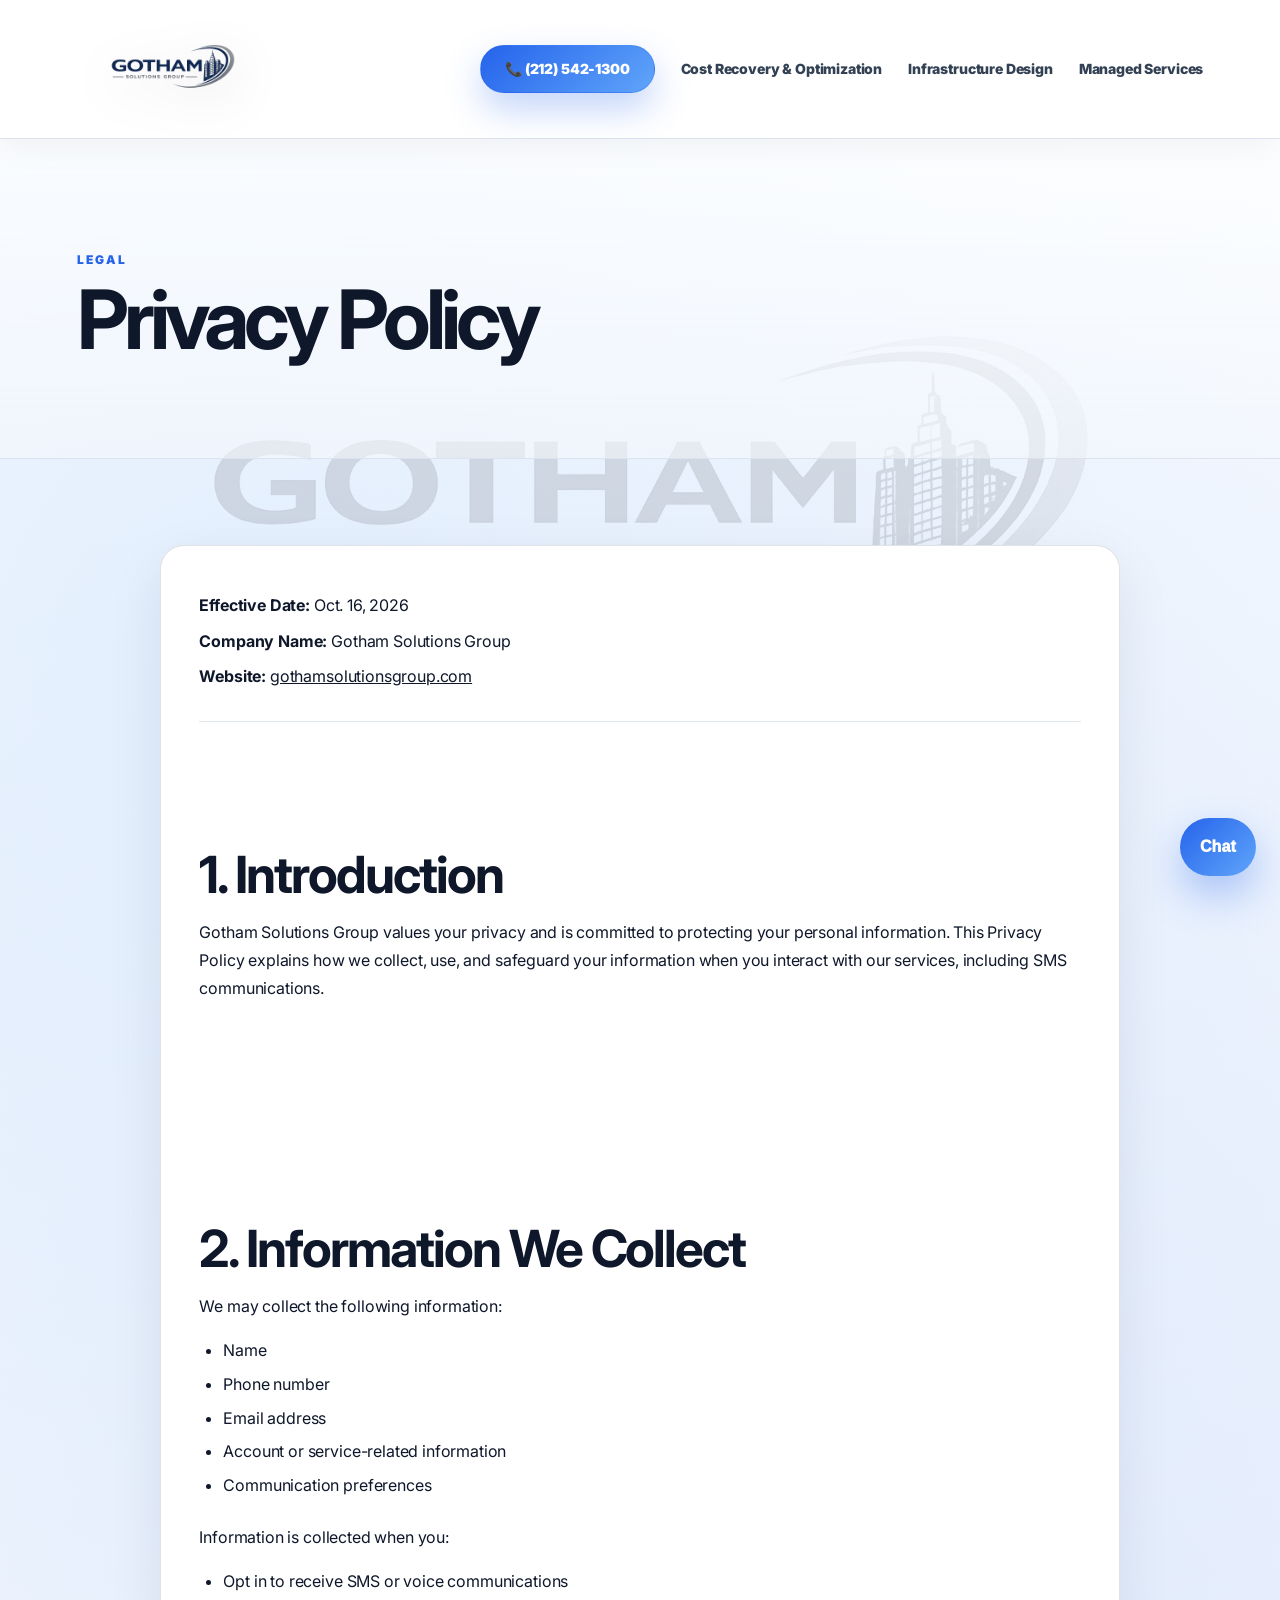
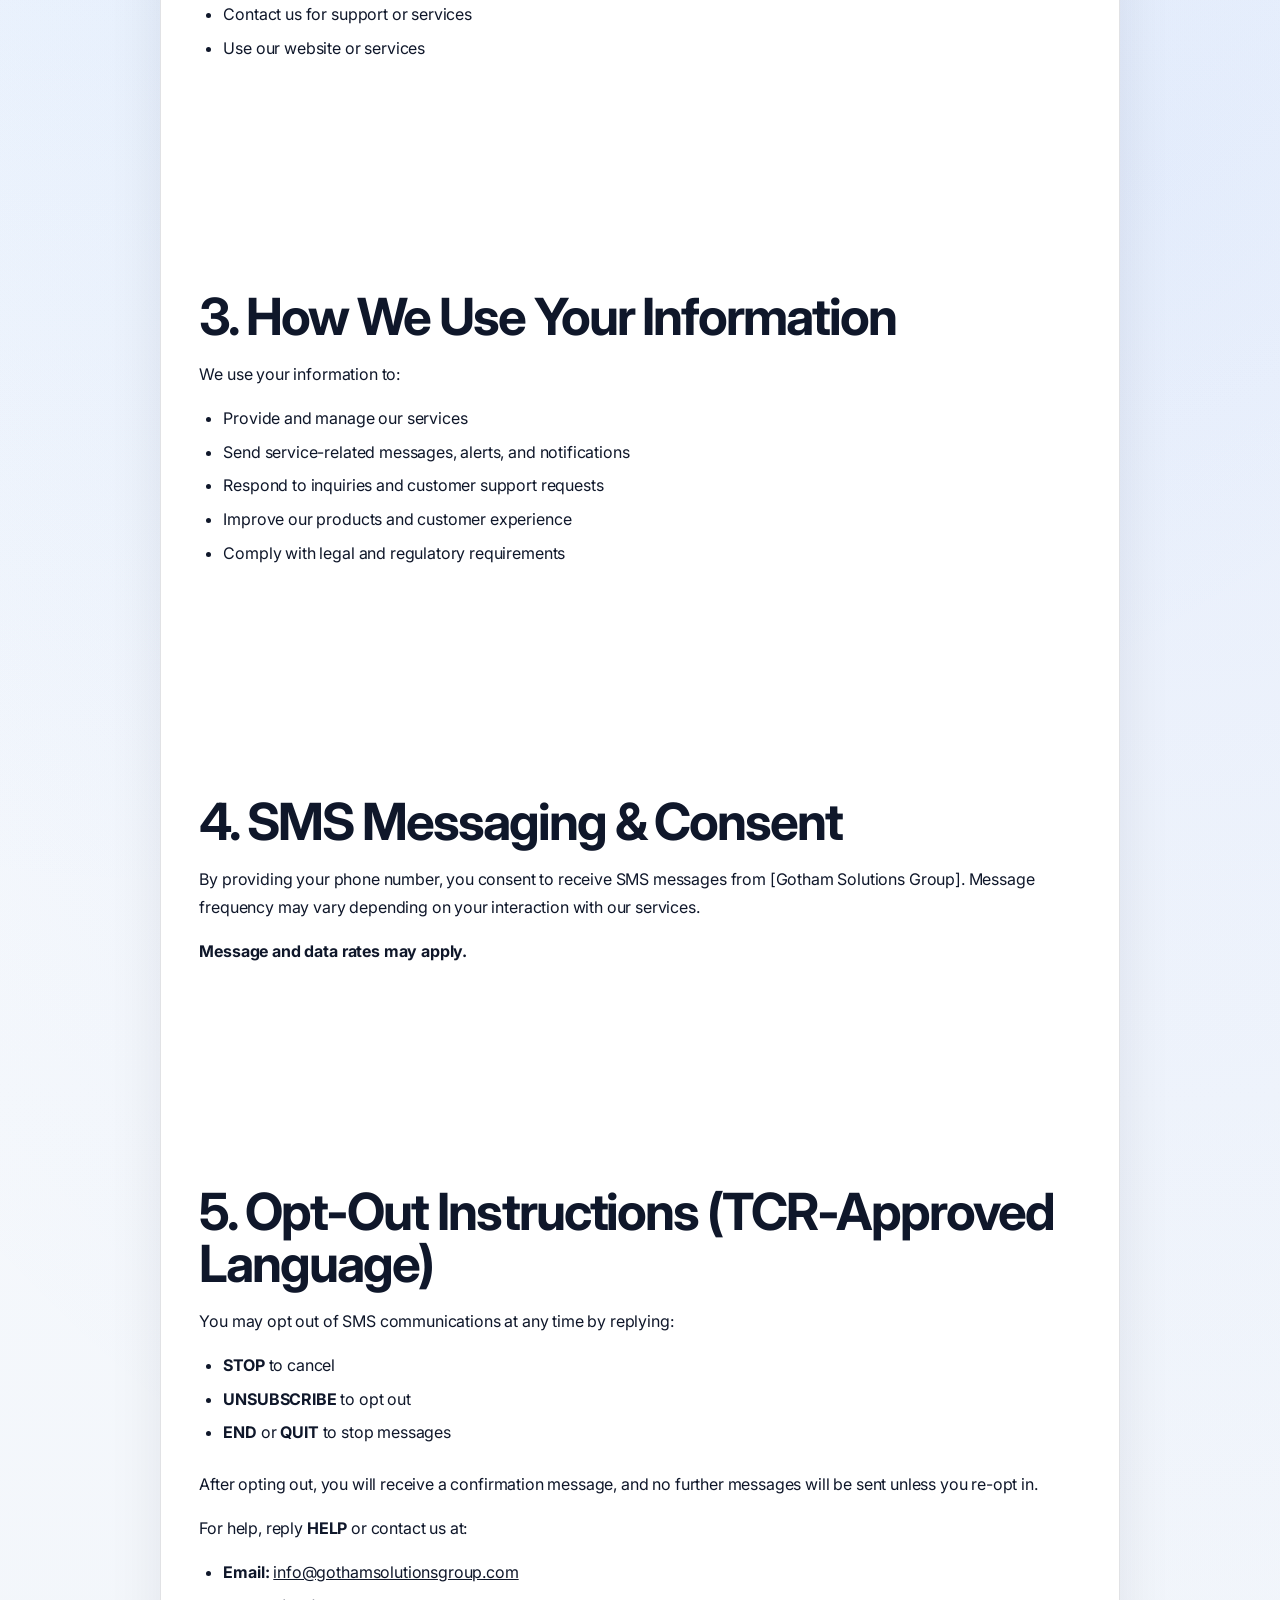
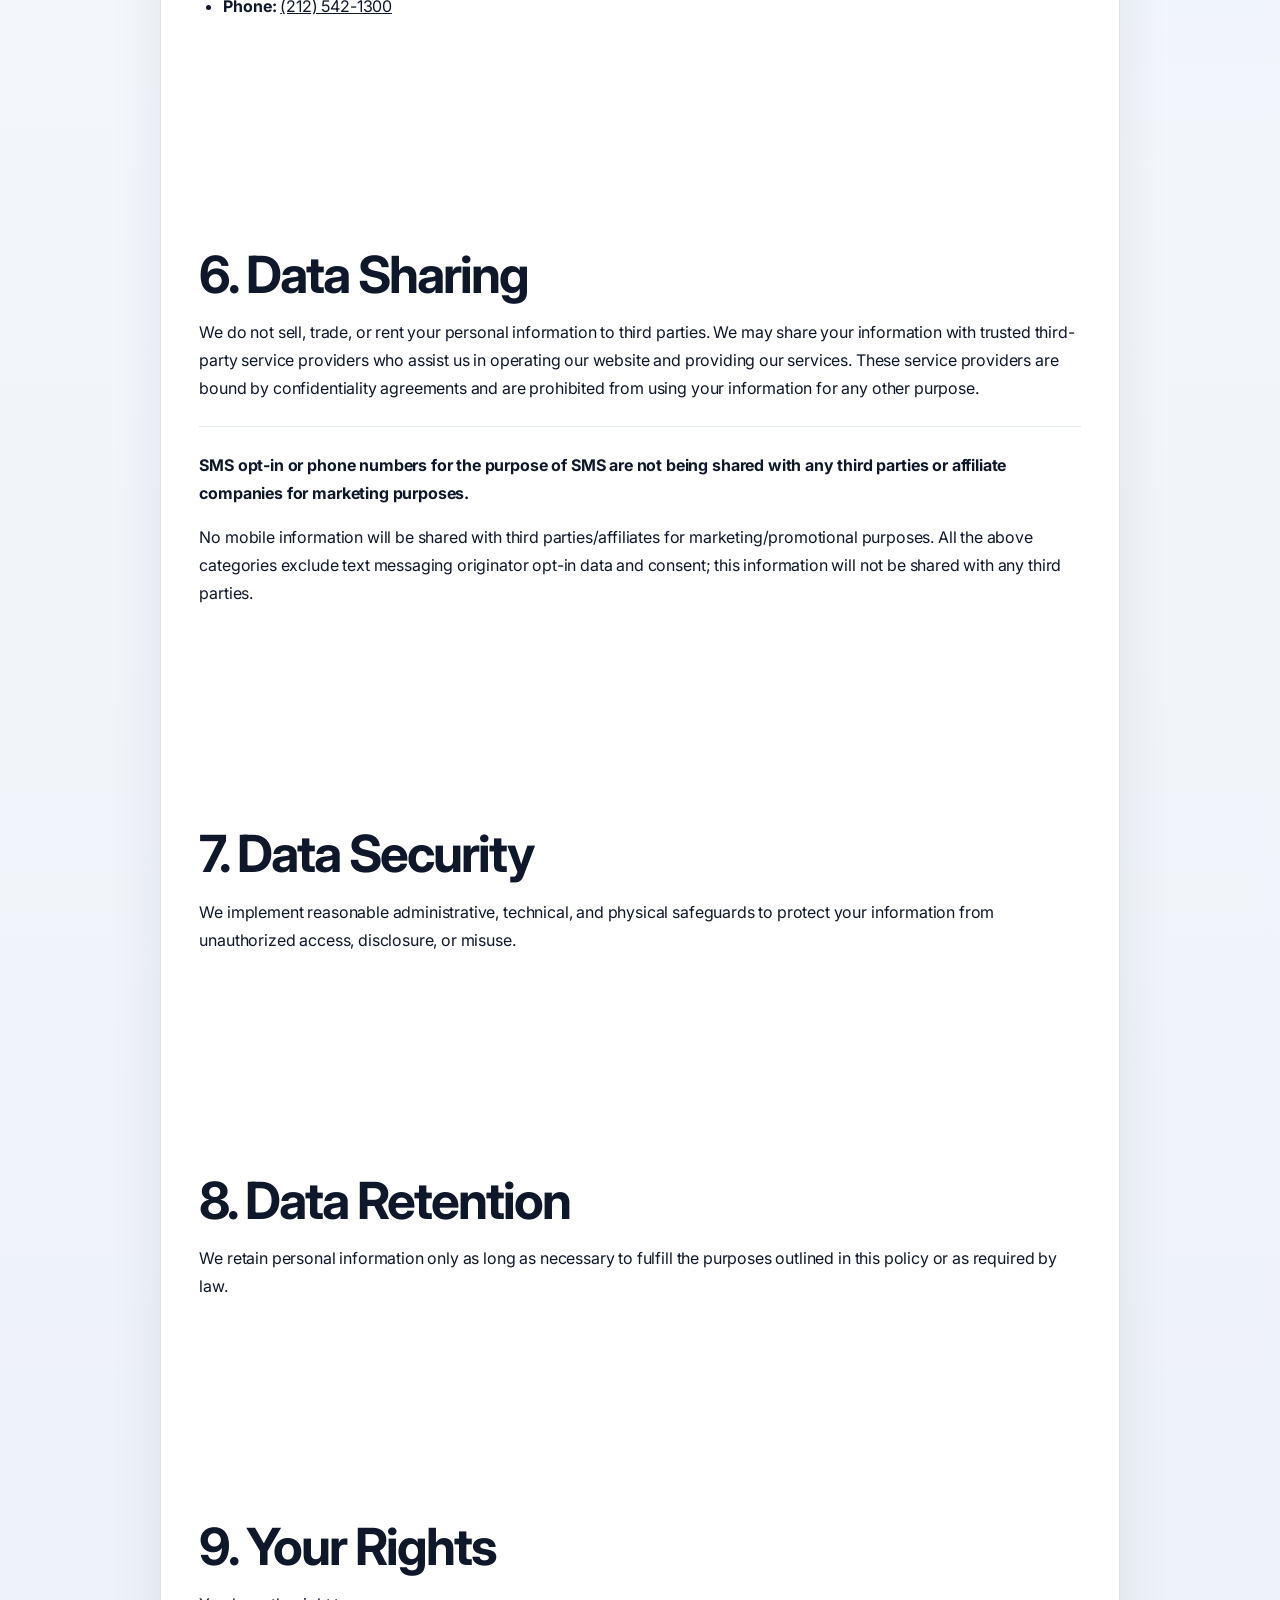
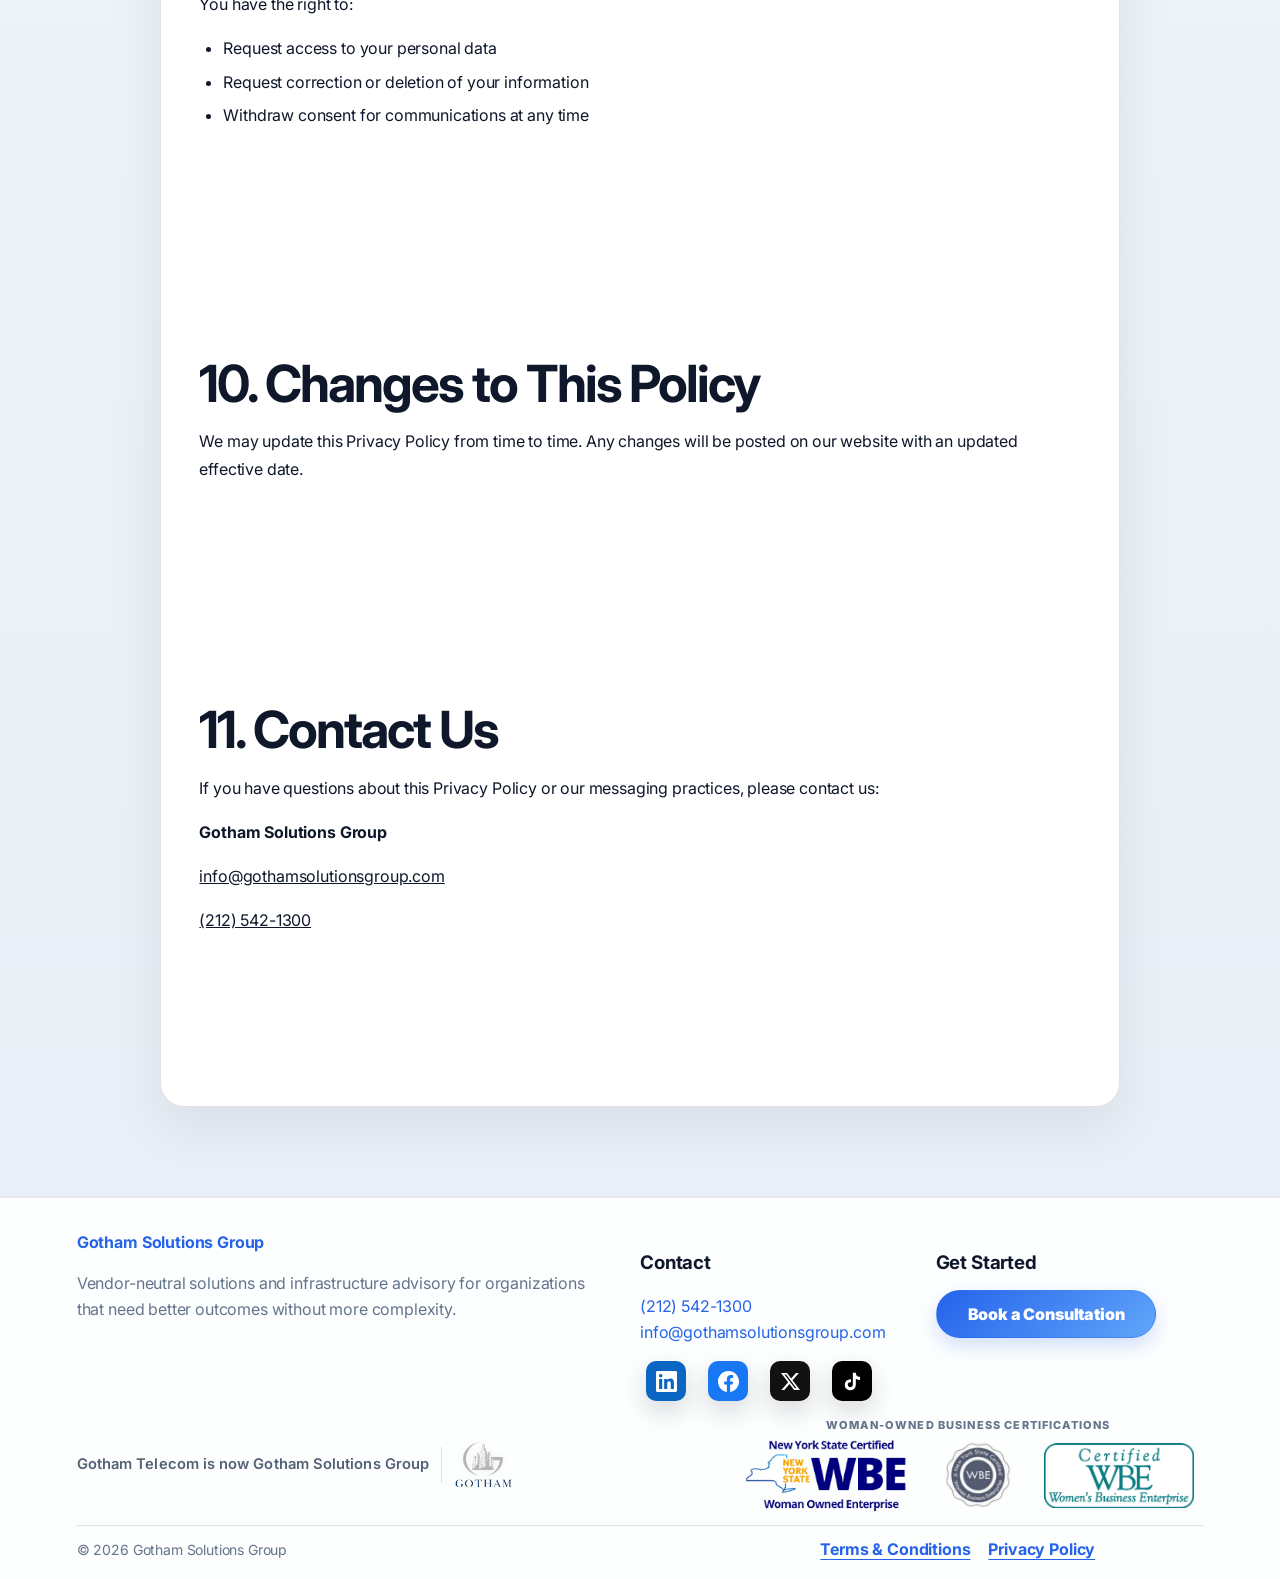
<file: privacy-policy.html>
<!DOCTYPE html><html lang="en"><head><meta charset="UTF-8">
  <meta name="viewport" content="width=device-width, initial-scale=1.0">
  <title>Privacy Policy | Gotham Solutions Group</title>
  <meta name="description" content="Privacy Policy for Gotham Solutions Group services, personal information, and SMS communications.">
  <meta name="robots" content="noindex,follow">
  <link rel="canonical" href="https://gothamsolutionsgroup.com/privacy-policy">
  <meta name="theme-color" content="#0f172a">
  <meta name="application-name" content="Gotham Solutions Group">
  <meta name="apple-mobile-web-app-title" content="Gotham">
  <meta property="og:type" content="website">
  <meta property="og:site_name" content="Gotham Solutions Group">
  <meta property="og:title" content="Privacy Policy | Gotham Solutions Group">
  <meta property="og:description" content="Privacy Policy for Gotham Solutions Group services, personal information, and SMS communications.">
  <meta property="og:url" content="https://gothamsolutionsgroup.com/privacy-policy">
  <meta property="og:image" content="https://gothamsolutionsgroup.com/assets/images/social-preview.png">
  <meta name="twitter:card" content="summary_large_image">
  <meta name="twitter:title" content="Privacy Policy | Gotham Solutions Group">
  <meta name="twitter:description" content="Privacy Policy for Gotham Solutions Group services, personal information, and SMS communications.">
  <meta name="twitter:image" content="https://gothamsolutionsgroup.com/assets/images/social-preview.png">
  <link rel="icon" href="/favicon.ico" sizes="any">
  <link rel="icon" type="image/png" sizes="16x16" href="/favicon-16x16.png">
  <link rel="icon" type="image/png" sizes="32x32" href="/favicon-32x32.png">
  <link rel="apple-touch-icon" href="/apple-touch-icon.png">
  <link rel="manifest" href="/site.webmanifest">
  <link rel="preconnect" href="https://fonts.googleapis.com">
  <link rel="preconnect" href="https://fonts.gstatic.com" crossorigin>
  <link href="https://fonts.googleapis.com/css2?family=Inter:wght@400;500;600;700;800;900&display=swap" rel="stylesheet">
  <link rel="stylesheet" href="assets/styles.css?v=1.4.185">
  <style>
    body.terms-document .site-header{position:fixed!important;top:0!important;left:0!important;right:0!important;width:100%!important;z-index:1000!important}
    body.terms-document main{padding-top:138px!important}
    @media(max-width:620px){body.terms-document main{padding-top:92px!important}}
  </style>
  <style id="gotham-privacy-policy-layout">
    .privacy-policy-content{max-width:960px;margin-inline:auto;overflow-wrap:anywhere}
    .privacy-policy-meta{margin-bottom:2.5rem;padding-bottom:1.5rem;border-bottom:1px solid #dfe7ef}
    .privacy-policy-meta p{margin:.45rem 0}
    .privacy-policy-section{margin:0 0 2rem;scroll-margin-top:160px}
    .privacy-policy-content h2{margin:0 0 1rem;font-size:clamp(1.25rem,2vw,1.65rem);line-height:1.3}
    .privacy-policy-content p,.privacy-policy-content li{line-height:1.75}
    .privacy-policy-content ul{padding-left:1.5rem;margin:1rem 0 1.5rem}
    .privacy-policy-content li{margin-bottom:.35rem}
    .privacy-policy-content a{overflow-wrap:anywhere}
    .privacy-policy-content hr{border:0;border-top:1px solid #dfe7ef;margin:1.5rem 0}
    @media(max-width:620px){.privacy-policy-content{font-size:1rem}.privacy-policy-section{scroll-margin-top:112px}}
  </style>
</head><body class="terms-document">
<a class="skip-link" href="#main-content">Skip to main content</a><header class="site-header" id="top">
  <a class="brand logo-brand" href="/" aria-label="Gotham Solutions Group home">
    <picture class="optimized-image" style="display:contents"><source srcset="assets/images/optimized/brand/gotham-solutions-group-logo.webp" type="image/webp"/><img src="assets/images/gotham-solutions-group-logo.png" alt="Gotham Solutions Group" class="site-logo" decoding="async" width="1536" height="1024"></picture>
  </a>
  <button class="menu-toggle" aria-label="Open navigation" aria-expanded="false">☰</button>
  <nav class="nav" aria-label="Primary navigation">
    <a href="tel:+12125421300" class="nav-cta phone-cta">📞 (212) 542-1300</a>
    <a href="/cost-recovery-optimization">Cost Recovery &amp; Optimization</a>
    <a href="/infrastructure-design">Infrastructure Design</a>
    <a href="/managed-services">Managed Services</a>
  </nav>
</header><main id="main-content">
  <section class="page-hero terms-hero">
    <p class="eyebrow">Legal</p>
    <h1>Privacy Policy</h1>
  </section>
  <section class="section terms-page" aria-label="Privacy Policy">
    <div class="terms-content privacy-policy-content">
      <div class="privacy-policy-meta">
        <p><strong>Effective Date:</strong> <time datetime="2026-10-16">Oct. 16, 2026</time></p>
        <p><strong>Company Name:</strong> Gotham Solutions Group</p>
        <p><strong>Website:</strong> <a href="https://gothamsolutionsgroup.com">gothamsolutionsgroup.com</a></p>
      </div>
      <section class="privacy-policy-section" id="introduction">
        <h2>1. Introduction</h2>
        <p>Gotham Solutions Group values your privacy and is committed to protecting your personal information. This Privacy Policy explains how we collect, use, and safeguard your information when you interact with our services, including SMS communications.</p>
      </section>
      <section class="privacy-policy-section" id="information-we-collect">
        <h2>2. Information We Collect</h2>
        <p>We may collect the following information:</p>
        <ul><li>Name</li><li>Phone number</li><li>Email address</li><li>Account or service-related information</li><li>Communication preferences</li></ul>
        <p>Information is collected when you:</p>
        <ul><li>Opt in to receive SMS or voice communications</li><li>Contact us for support or services</li><li>Use our website or services</li></ul>
      </section>
      <section class="privacy-policy-section" id="how-we-use-your-information">
        <h2>3. How We Use Your Information</h2>
        <p>We use your information to:</p>
        <ul><li>Provide and manage our services</li><li>Send service-related messages, alerts, and notifications</li><li>Respond to inquiries and customer support requests</li><li>Improve our products and customer experience</li><li>Comply with legal and regulatory requirements</li></ul>
      </section>
      <section class="privacy-policy-section" id="sms-messaging-consent">
        <h2>4. SMS Messaging &amp; Consent</h2>
        <p>By providing your phone number, you consent to receive SMS messages from [Gotham Solutions Group]. Message frequency may vary depending on your interaction with our services.</p>
        <p><strong>Message and data rates may apply.</strong></p>
      </section>
      <section class="privacy-policy-section" id="opt-out-instructions">
        <h2>5. Opt-Out Instructions (TCR-Approved Language)</h2>
        <p>You may opt out of SMS communications at any time by replying:</p>
        <ul><li><strong>STOP</strong> to cancel</li><li><strong>UNSUBSCRIBE</strong> to opt out</li><li><strong>END</strong> or <strong>QUIT</strong> to stop messages</li></ul>
        <p>After opting out, you will receive a confirmation message, and no further messages will be sent unless you re-opt in.</p>
        <p>For help, reply <strong>HELP</strong> or contact us at:</p>
        <ul><li><strong>Email:</strong> <a href="mailto:info@gothamsolutionsgroup.com">info@gothamsolutionsgroup.com</a></li><li><strong>Phone:</strong> <a href="tel:+12125421300">(212) 542-1300</a></li></ul>
      </section>
      <section class="privacy-policy-section" id="data-sharing">
        <h2>6. Data Sharing</h2>
        <p>We do not sell, trade, or rent your personal information to third parties. We may share your information with trusted third-party service providers who assist us in operating our website and providing our services. These service providers are bound by confidentiality agreements and are prohibited from using your information for any other purpose.</p>
        <hr>
        <p><strong>SMS opt-in or phone numbers for the purpose of SMS are not being shared with any third parties or affiliate companies for marketing purposes.</strong></p>
        <p>No mobile information will be shared with third parties/affiliates for marketing/promotional purposes. All the above categories exclude text messaging originator opt-in data and consent; this information will not be shared with any third parties.</p>
      </section>
      <section class="privacy-policy-section" id="data-security">
        <h2>7. Data Security</h2>
        <p>We implement reasonable administrative, technical, and physical safeguards to protect your information from unauthorized access, disclosure, or misuse.</p>
      </section>
      <section class="privacy-policy-section" id="data-retention">
        <h2>8. Data Retention</h2>
        <p>We retain personal information only as long as necessary to fulfill the purposes outlined in this policy or as required by law.</p>
      </section>
      <section class="privacy-policy-section" id="your-rights">
        <h2>9. Your Rights</h2>
        <p>You have the right to:</p>
        <ul><li>Request access to your personal data</li><li>Request correction or deletion of your information</li><li>Withdraw consent for communications at any time</li></ul>
      </section>
      <section class="privacy-policy-section" id="changes-to-this-policy">
        <h2>10. Changes to This Policy</h2>
        <p>We may update this Privacy Policy from time to time. Any changes will be posted on our website with an updated effective date.</p>
      </section>
      <section class="privacy-policy-section" id="contact-us">
        <h2>11. Contact Us</h2>
        <p>If you have questions about this Privacy Policy or our messaging practices, please contact us:</p>
        <p><strong>Gotham Solutions Group</strong></p>
        <p><a href="mailto:info@gothamsolutionsgroup.com">info@gothamsolutionsgroup.com</a></p>
        <p><a href="tel:+12125421300">(212) 542-1300</a></p>
      </section>
    </div>
  </section>
</main><footer class="site-footer">
  <div>
    <a class="footer-brand" href="/">Gotham Solutions Group</a>
    <p>Vendor-neutral solutions and infrastructure advisory for organizations that need better outcomes without more complexity.</p>
  </div>
  <div>
    <h3>Contact</h3>
    <p><a href="tel:+12125421300">(212) 542-1300</a><br><a href="mailto:info@gothamsolutionsgroup.com">info@gothamsolutionsgroup.com</a></p>
    <div class="social-links">
      <a href="https://www.linkedin.com/company/gotham-telecom-inc./" target="_blank" rel="noopener" class="social-btn"><svg class="social-svg" viewBox="0 0 24 24" aria-hidden="true"><path fill="currentColor" d="M20.45 20.45h-3.56v-5.57c0-1.33-.03-3.04-1.85-3.04-1.85 0-2.14 1.45-2.14 2.94v5.67H9.34V9h3.42v1.56h.05c.48-.9 1.64-1.85 3.37-1.85 3.6 0 4.27 2.37 4.27 5.46v6.28ZM5.32 7.43a2.06 2.06 0 1 1 0-4.12 2.06 2.06 0 0 1 0 4.12ZM7.1 20.45H3.54V9H7.1v11.45ZM22.23 0H1.77C.79 0 0 .77 0 1.72v20.56C0 23.23.79 24 1.77 24h20.46c.98 0 1.77-.77 1.77-1.72V1.72C24 .77 23.21 0 22.23 0Z"/></svg><span class="sr-only">LinkedIn</span></a>
      <a href="https://www.facebook.com/profile.php?id=100069526381285" target="_blank" rel="noopener" class="social-btn"><svg class="social-svg" viewBox="0 0 24 24" aria-hidden="true"><path fill="currentColor" d="M24 12.07C24 5.4 18.63 0 12 0S0 5.4 0 12.07C0 18.1 4.39 23.1 10.13 24v-8.44H7.08v-3.49h3.05V9.41c0-3.03 1.79-4.7 4.53-4.7 1.31 0 2.68.24 2.68.24v2.96h-1.51c-1.49 0-1.96.93-1.96 1.89v2.27h3.33l-.53 3.49h-2.8V24C19.61 23.1 24 18.1 24 12.07Z"/></svg><span class="sr-only">Facebook</span></a>
      <a href="https://x.com/GothamSolutions" target="_blank" rel="noopener" class="social-btn"><svg class="social-svg" viewBox="0 0 24 24" aria-hidden="true"><path fill="currentColor" d="M18.9 1.15h3.68l-8.04 9.19L24 22.85h-7.41l-5.8-7.59-6.64 7.59H.47l8.6-9.83L0 1.15h7.6l5.24 6.93 6.06-6.93Zm-1.29 19.5h2.04L6.49 3.23H4.3l13.31 17.42Z"/></svg><span class="sr-only">X</span></a>
      <a href="https://www.tiktok.com/@gothamsolutionsgroup" target="_blank" rel="noopener" class="social-btn social-btn-tiktok"><svg class="social-svg" viewBox="0 0 24 24" aria-hidden="true"><path fill="currentColor" d="M19.59 6.69a4.83 4.83 0 0 1-3.77-4.25V2h-3.45v13.67a2.89 2.89 0 0 1-5.2 1.74 2.89 2.89 0 0 1 2.31-4.64c.3 0 .59.05.86.14V9.4a6.32 6.32 0 0 0-.86-.06A6.34 6.34 0 0 0 3.14 15.68a6.34 6.34 0 0 0 10.81 4.48 6.34 6.34 0 0 0 1.86-4.48V8.73a8.16 8.16 0 0 0 4.78 1.53V6.69z"/></svg><span class="sr-only">TikTok</span></a>
    </div>
  </div>
  <div><h3>Get Started</h3><a class="button primary" href="/contact">Book a Consultation</a></div>
  <div class="footer-identity-row">
    <div class="footer-certifications" aria-label="Woman-owned business certifications"><span>Woman-Owned Business Certifications</span><div class="footer-certification-marks"><img class="footer-wbe-logo" src="assets/images/certifications/nys-wbe-certified.png" alt="New York State Certified Women-Owned Business Enterprise" loading="lazy" decoding="async" width="207" height="92"><img class="footer-wbe-seal" src="assets/images/certifications/nys-wbe-seal.png" alt="New York State Certified Women Business Enterprise seal" loading="lazy" decoding="async" width="150" height="150"><img class="footer-wbe-certified-badge" src="assets/images/certifications/certified-wbe-badge.png" alt="Certified Women's Business Enterprise" loading="lazy" decoding="async" width="640" height="278"></div></div>
    <div class="footer-brand-concept"><span>Gotham Telecom is now Gotham Solutions Group</span><img src="assets/images/footer-gotham-logo.png" alt="Gotham Logo" class="footer-concept-logo" loading="lazy" decoding="async" width="212" height="181"></div>
  </div>
  <div class="footer-bottom-row"><p class="copyright">© <span data-current-year>2026</span> Gotham Solutions Group</p><div class="footer-legal" style="display:flex;align-items:center;flex-wrap:wrap;gap:8px 18px"><a href="/terms-and-conditions">Terms &amp; Conditions</a> <a href="/privacy-policy" aria-current="page">Privacy Policy</a></div></div>
</footer>
<script src="assets/script.js?v=1.4.185" defer></script>
<div class="gotham-ai-widget" aria-live="polite">
  <button class="gotham-ai-toggle" aria-label="Open Gotham guided assistant"><span>Chat</span></button>
  <div class="gotham-ai-panel" role="dialog" aria-label="Gotham guided assistant">
    <div class="gotham-ai-header"><strong>How Can We Help?</strong><button class="gotham-ai-close" aria-label="Close assistant">×</button></div>
    <div class="gotham-ai-messages"><div class="gotham-ai-message bot">Hi — I can help you explore expense reduction, infrastructure design, and managed services. What would you like to improve?</div></div>
    <div class="gotham-ai-quick"><button data-question="expense">Reduce expenses</button><button data-question="infrastructure">Design infrastructure</button><button data-question="managed">Managed services</button><button data-question="contact">Talk to Gotham</button></div>
    <form class="gotham-ai-form"><input type="text" placeholder="Ask a question..." aria-label="Ask a question"><button type="submit">Send</button></form>
  </div>
</div>
</body></html>
</file>
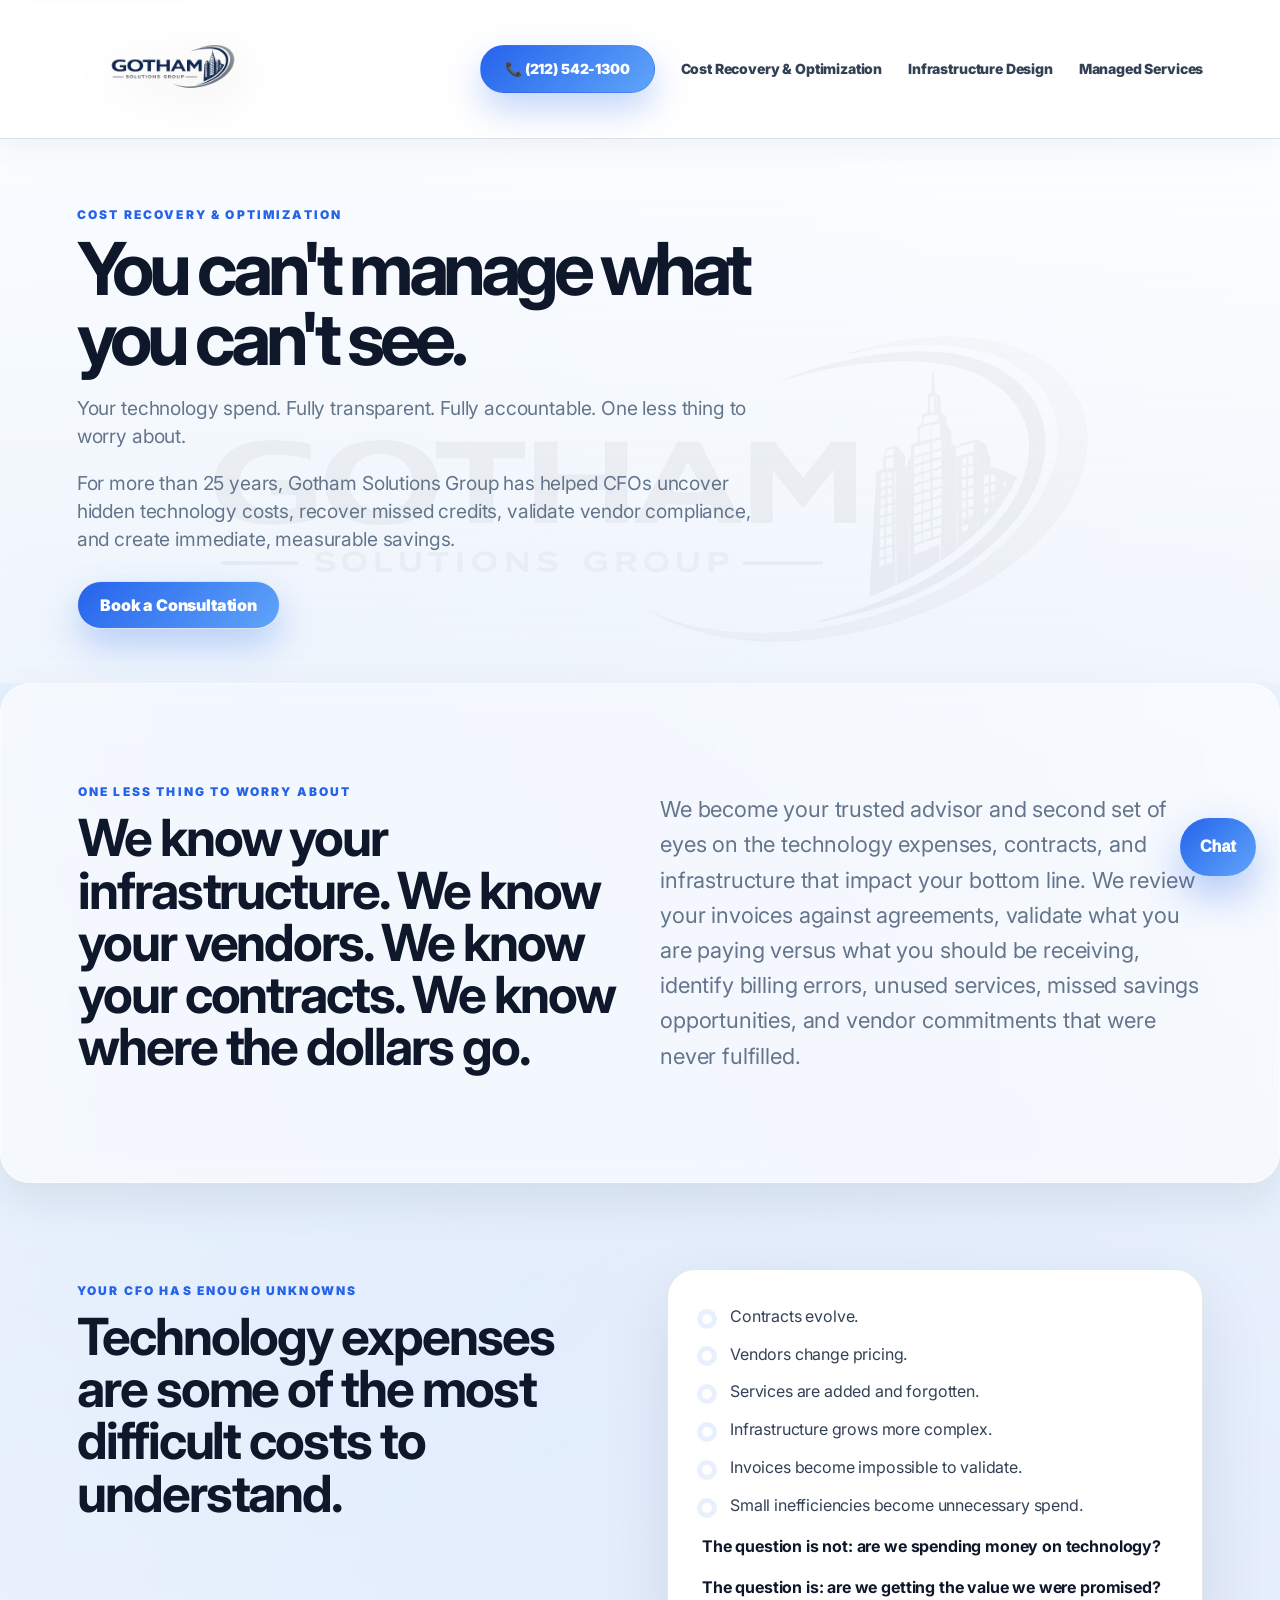
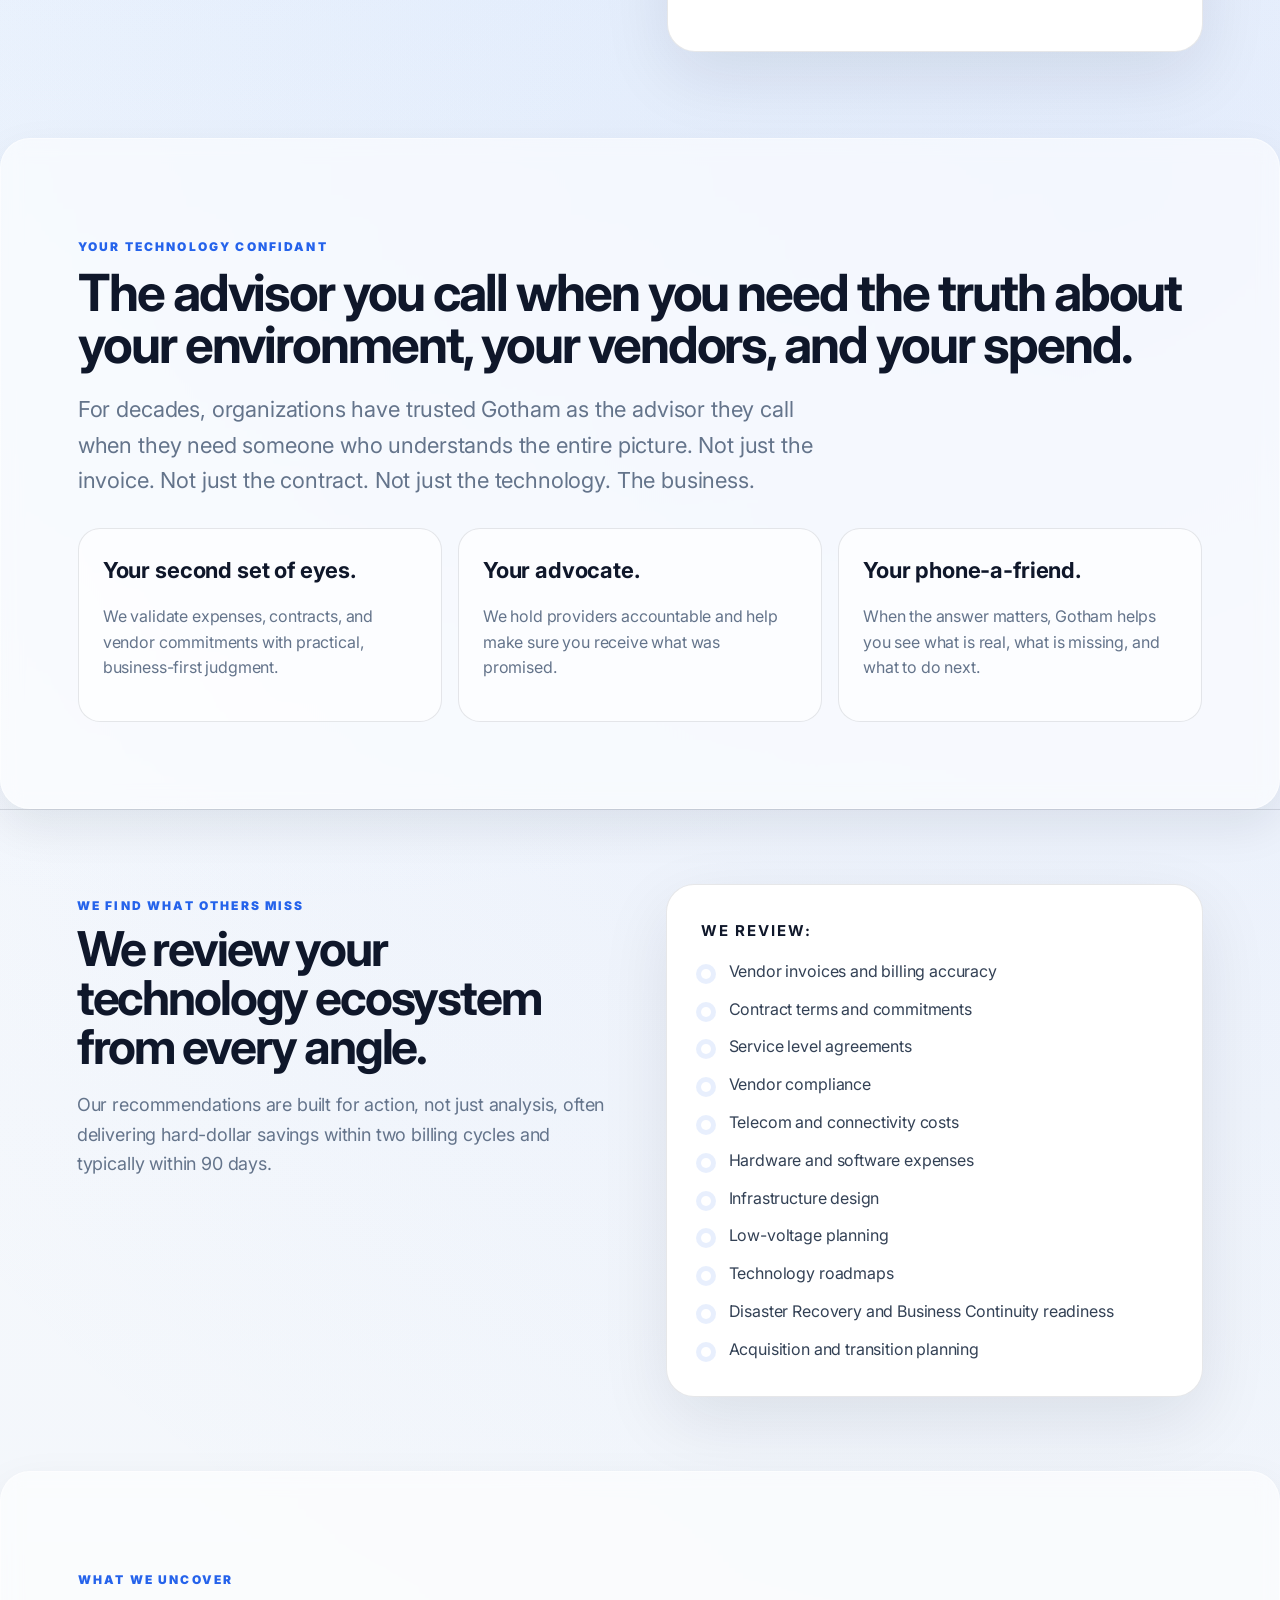
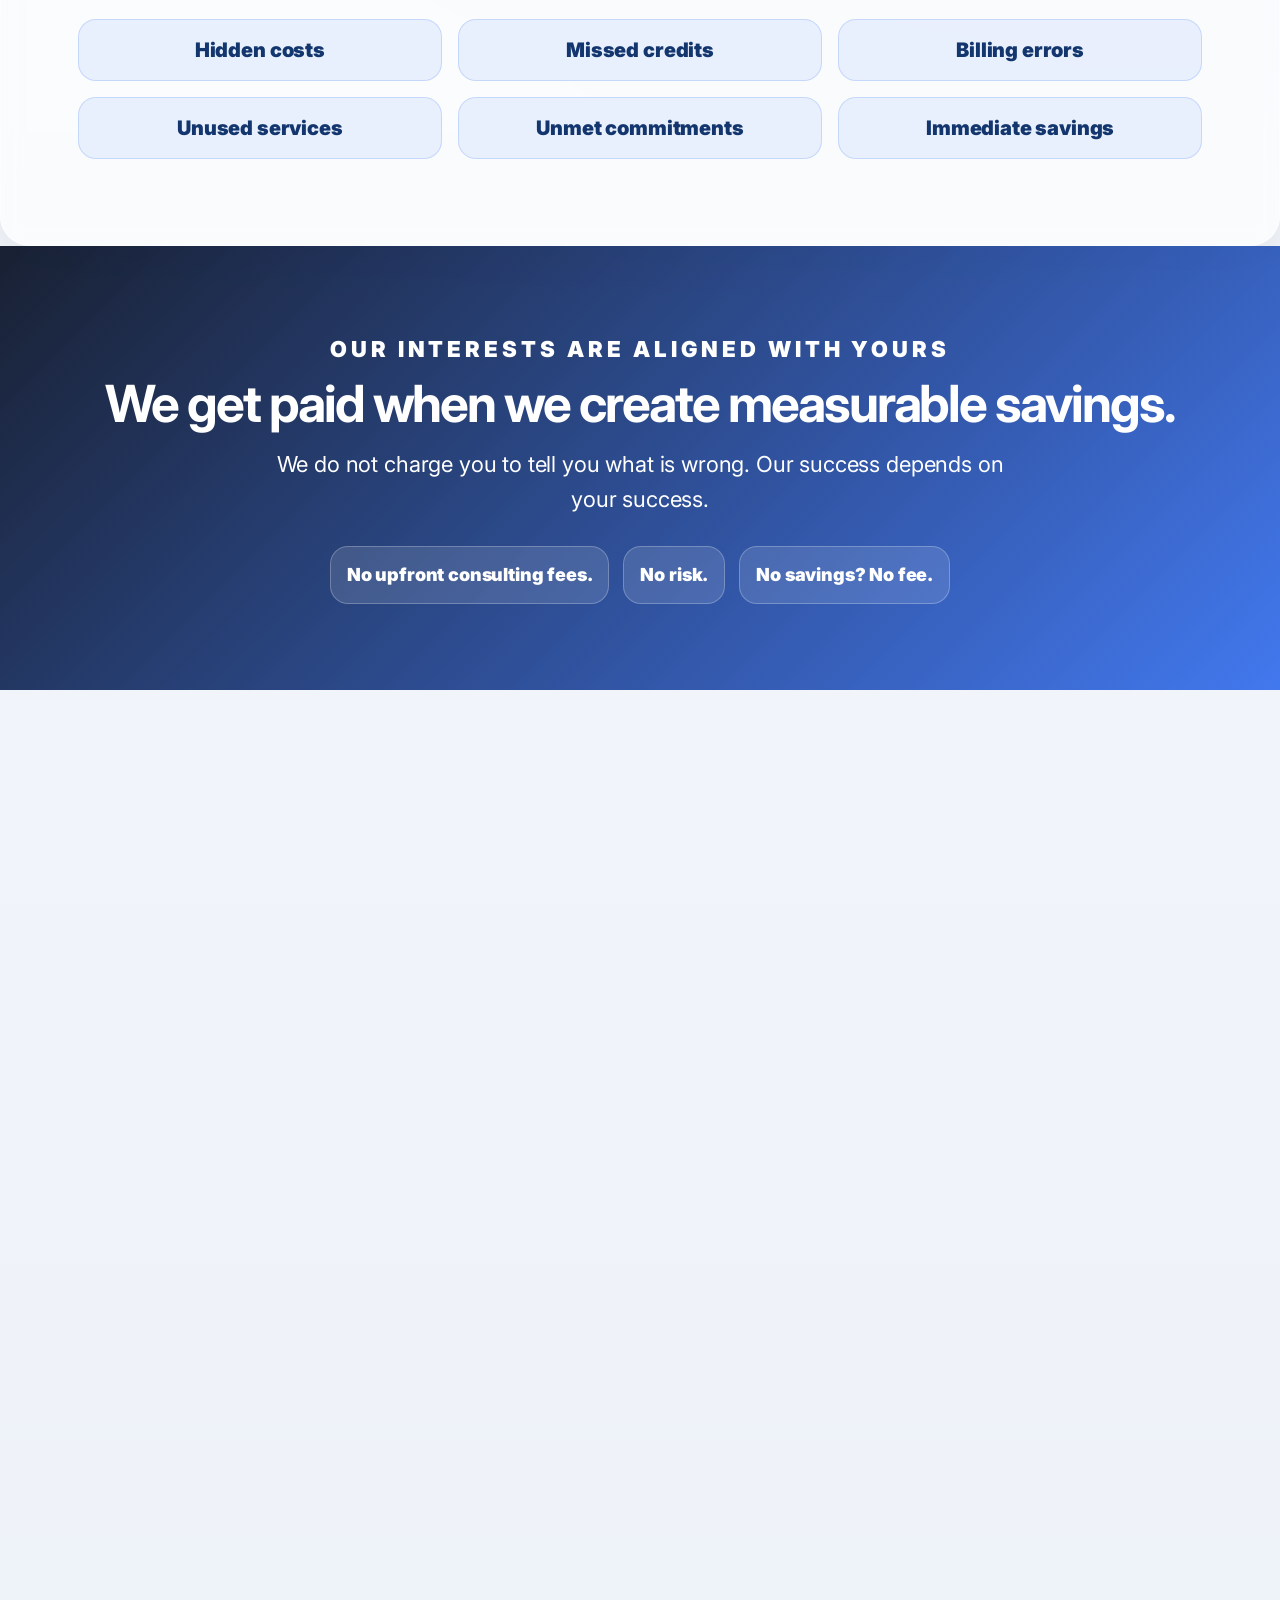
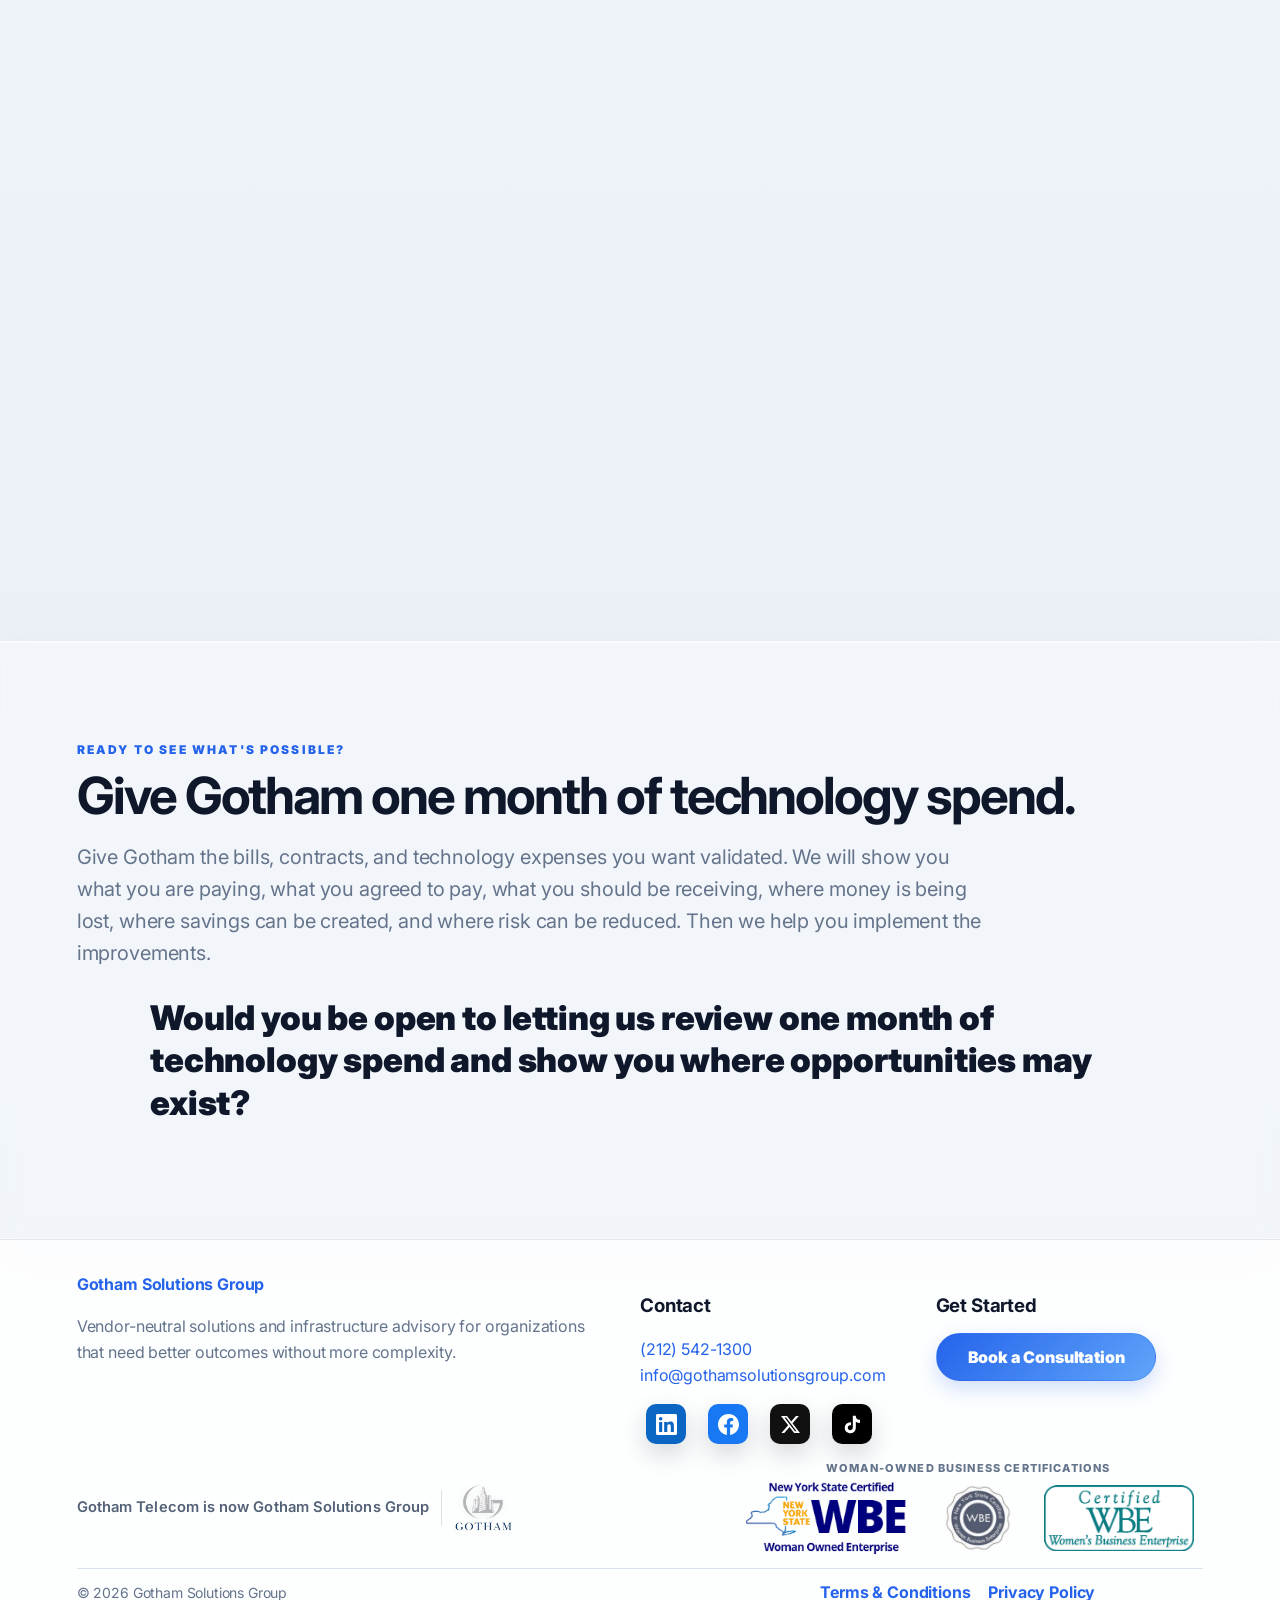
<file: services.html>
<!doctype html>
<html lang="en">
<head><meta charset="utf-8">
  <meta name="viewport" content="width=device-width, initial-scale=1">
  <title>Cost Recovery & Optimization | Gotham Solutions Group</title>
  <meta name="robots" content="noindex,follow">
  <link rel="canonical" href="https://gothamsolutionsgroup.com/cost-recovery-optimization">
  <meta http-equiv="refresh" content="0; url=/cost-recovery-optimization">

</head>
<body>
  <p>Redirecting to <a href="/cost-recovery-optimization">Cost Recovery & Optimization</a>.</p>
  <script>window.location.replace('cost-recovery-optimization.html');</script>
</body>
</html>
</file>
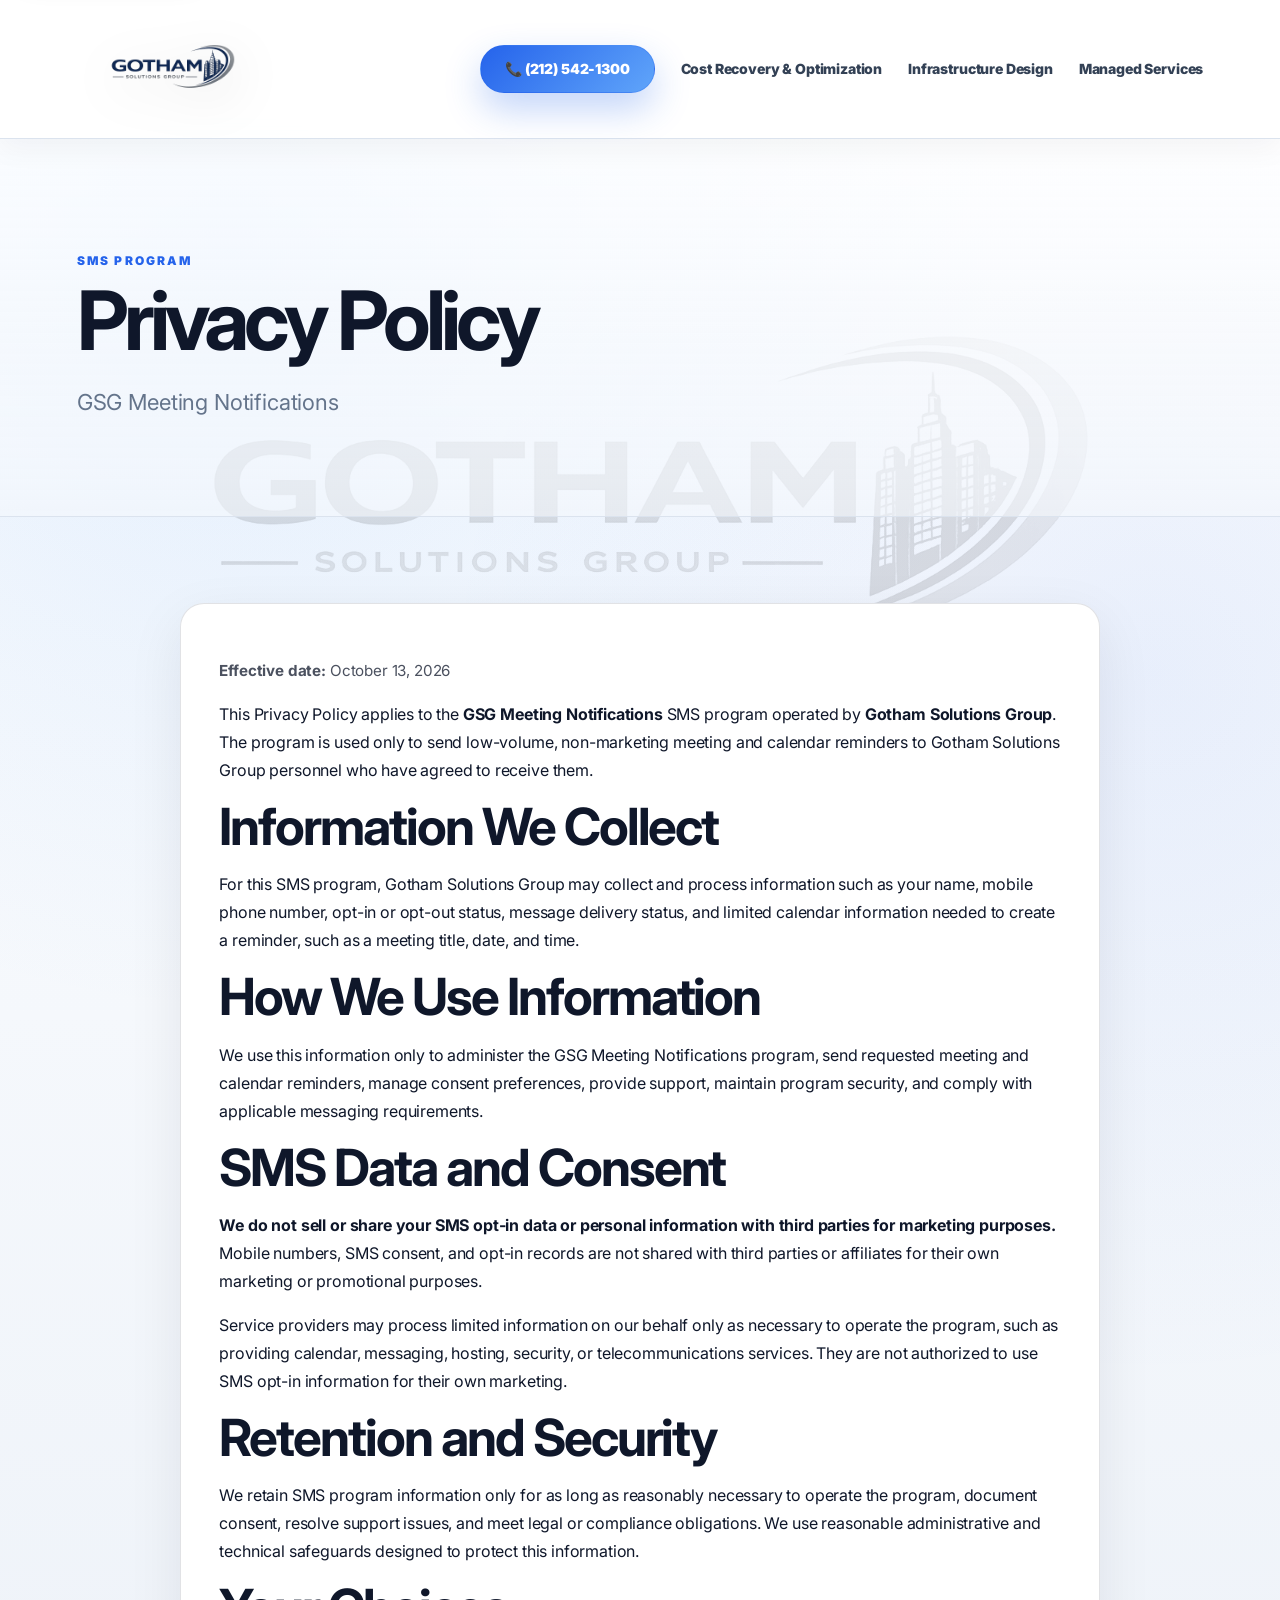
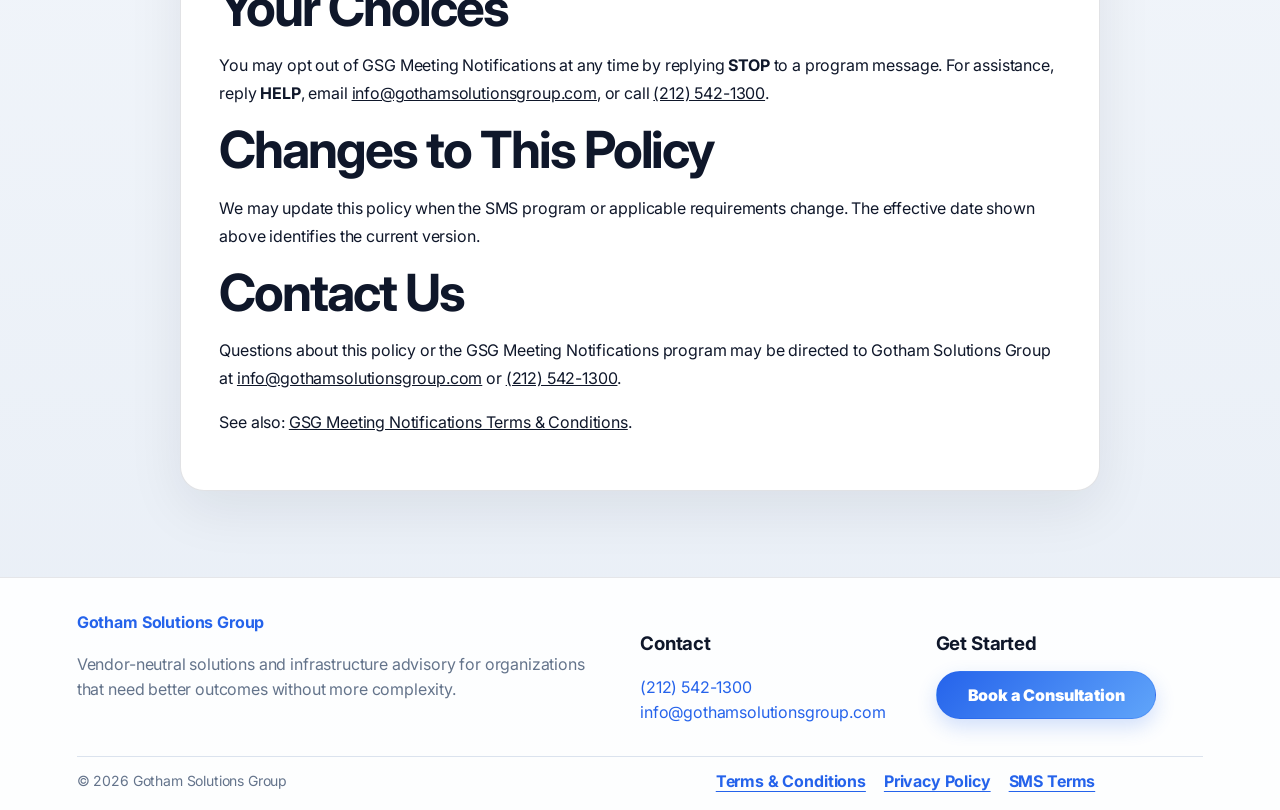
<file: sms-privacy.html>
<!DOCTYPE html>
<html lang="en">
<head>
  <meta charset="UTF-8">
  <meta name="viewport" content="width=device-width, initial-scale=1.0">
  <title>SMS Privacy Policy | Gotham Solutions Group</title>
  <meta name="description" content="Privacy policy for Gotham Solutions Group's internal SMS meeting notification program.">
  <meta name="robots" content="noindex,follow">
  <link rel="canonical" href="https://gothamsolutionsgroup.com/sms-privacy">
  <meta name="theme-color" content="#0f172a">
  <link rel="icon" href="/favicon.ico" sizes="any">
  <link rel="icon" type="image/png" sizes="32x32" href="/favicon-32x32.png">
  <link rel="apple-touch-icon" href="/apple-touch-icon.png">
  <link rel="manifest" href="/site.webmanifest">
  <link rel="preconnect" href="https://fonts.googleapis.com">
  <link rel="preconnect" href="https://fonts.gstatic.com" crossorigin>
  <link href="https://fonts.googleapis.com/css2?family=Inter:wght@400;500;600;700;800;900&display=swap" rel="stylesheet">
  <link rel="stylesheet" href="assets/styles.css?v=1.4.185">
  <style>
    .sms-legal{max-width:920px;margin:0 auto}
    .sms-legal h2{margin-top:2rem}
    .sms-legal p,.sms-legal li{line-height:1.75}
    .sms-legal .updated{font-size:.95rem;opacity:.75}
  </style>
</head>
<body>
<a class="skip-link" href="#main-content">Skip to main content</a>
<header class="site-header" id="top">
  <a class="brand logo-brand" href="/" aria-label="Gotham Solutions Group home">
    <picture class="optimized-image" style="display:contents">
      <source srcset="assets/images/optimized/brand/gotham-solutions-group-logo.webp" type="image/webp">
      <img src="assets/images/gotham-solutions-group-logo.png" alt="Gotham Solutions Group" class="site-logo" decoding="async" width="1536" height="1024">
    </picture>
  </a>
  <button class="menu-toggle" aria-label="Open navigation" aria-expanded="false">☰</button>
  <nav class="nav" aria-label="Primary navigation">
    <a href="tel:+12125421300" class="nav-cta phone-cta">📞 (212) 542-1300</a>
    <a href="/cost-recovery-optimization">Cost Recovery &amp; Optimization</a>
    <a href="/infrastructure-design">Infrastructure Design</a>
    <a href="/managed-services">Managed Services</a>
  </nav>
</header>
<main id="main-content">
  <section class="page-hero terms-hero">
    <p class="eyebrow">SMS Program</p>
    <h1>Privacy Policy</h1>
    <p>GSG Meeting Notifications</p>
  </section>
  <section class="section terms-page" aria-label="SMS Privacy Policy">
    <div class="terms-content sms-legal">
      <p class="updated"><strong>Effective date:</strong> October 13, 2026</p>
      <p>This Privacy Policy applies to the <strong>GSG Meeting Notifications</strong> SMS program operated by <strong>Gotham Solutions Group</strong>. The program is used only to send low-volume, non-marketing meeting and calendar reminders to Gotham Solutions Group personnel who have agreed to receive them.</p>

      <h2>Information We Collect</h2>
      <p>For this SMS program, Gotham Solutions Group may collect and process information such as your name, mobile phone number, opt-in or opt-out status, message delivery status, and limited calendar information needed to create a reminder, such as a meeting title, date, and time.</p>

      <h2>How We Use Information</h2>
      <p>We use this information only to administer the GSG Meeting Notifications program, send requested meeting and calendar reminders, manage consent preferences, provide support, maintain program security, and comply with applicable messaging requirements.</p>

      <h2>SMS Data and Consent</h2>
      <p><strong>We do not sell or share your SMS opt-in data or personal information with third parties for marketing purposes.</strong> Mobile numbers, SMS consent, and opt-in records are not shared with third parties or affiliates for their own marketing or promotional purposes.</p>
      <p>Service providers may process limited information on our behalf only as necessary to operate the program, such as providing calendar, messaging, hosting, security, or telecommunications services. They are not authorized to use SMS opt-in information for their own marketing.</p>

      <h2>Retention and Security</h2>
      <p>We retain SMS program information only for as long as reasonably necessary to operate the program, document consent, resolve support issues, and meet legal or compliance obligations. We use reasonable administrative and technical safeguards designed to protect this information.</p>

      <h2>Your Choices</h2>
      <p>You may opt out of GSG Meeting Notifications at any time by replying <strong>STOP</strong> to a program message. For assistance, reply <strong>HELP</strong>, email <a href="mailto:info@gothamsolutionsgroup.com">info@gothamsolutionsgroup.com</a>, or call <a href="tel:+12125421300">(212) 542-1300</a>.</p>

      <h2>Changes to This Policy</h2>
      <p>We may update this policy when the SMS program or applicable requirements change. The effective date shown above identifies the current version.</p>

      <h2>Contact Us</h2>
      <p>Questions about this policy or the GSG Meeting Notifications program may be directed to Gotham Solutions Group at <a href="mailto:info@gothamsolutionsgroup.com">info@gothamsolutionsgroup.com</a> or <a href="tel:+12125421300">(212) 542-1300</a>.</p>

      <p>See also: <a href="/sms-terms">GSG Meeting Notifications Terms &amp; Conditions</a>.</p>
    </div>
  </section>
</main>
<footer class="site-footer">
  <div>
    <a class="footer-brand" href="/">Gotham Solutions Group</a>
    <p>Vendor-neutral solutions and infrastructure advisory for organizations that need better outcomes without more complexity.</p>
  </div>
  <div>
    <h3>Contact</h3>
    <p><a href="tel:+12125421300">(212) 542-1300</a><br><a href="mailto:info@gothamsolutionsgroup.com">info@gothamsolutionsgroup.com</a></p>
  </div>
  <div><h3>Get Started</h3><a class="button primary" href="/contact">Book a Consultation</a></div>
  <div class="footer-bottom-row">
    <p class="copyright">© <span data-current-year>2026</span> Gotham Solutions Group</p>
    <div class="footer-legal" style="display:flex;align-items:center;flex-wrap:wrap;gap:8px 18px"><a href="/terms-and-conditions">Terms &amp; Conditions</a> <a href="/privacy-policy">Privacy Policy</a> <a href="/sms-terms">SMS Terms</a></div>
  </div>
</footer>
<script src="assets/script.js?v=1.4.185" defer></script>
</body>
</html>
</file>
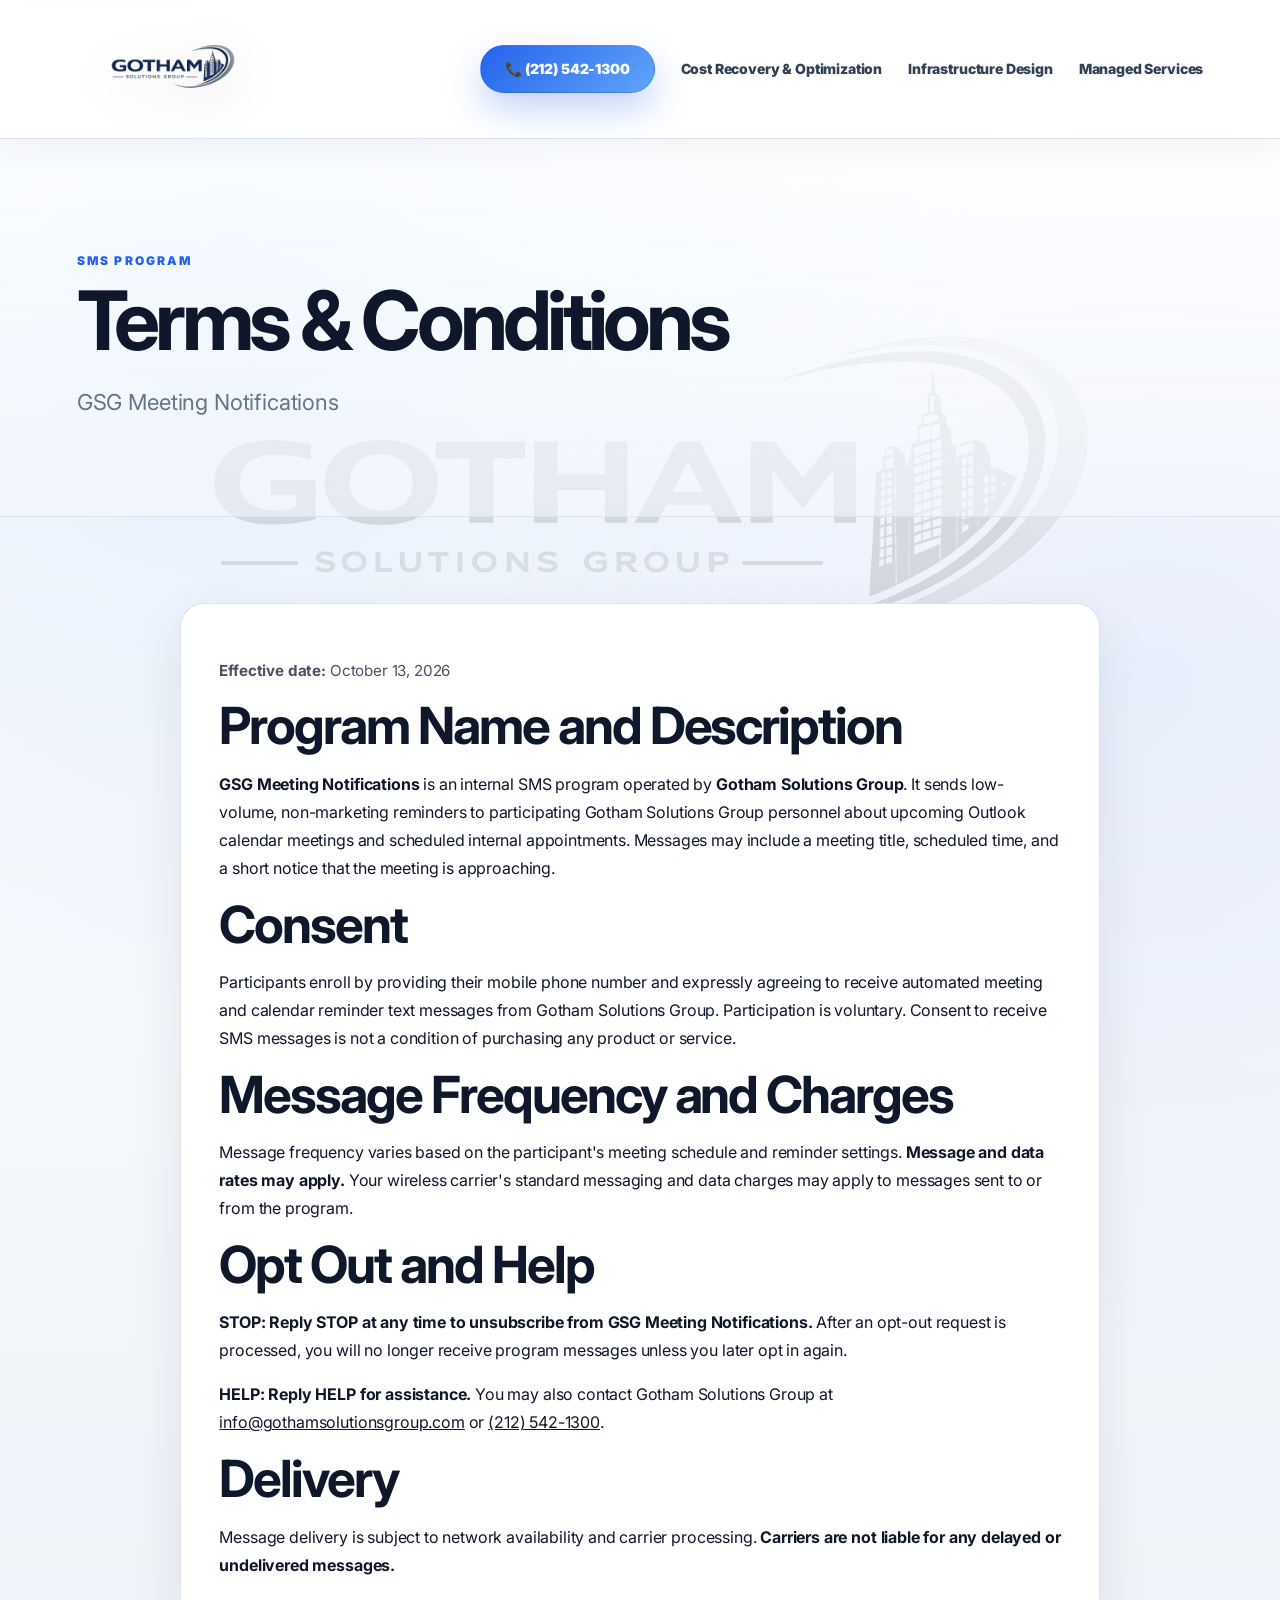
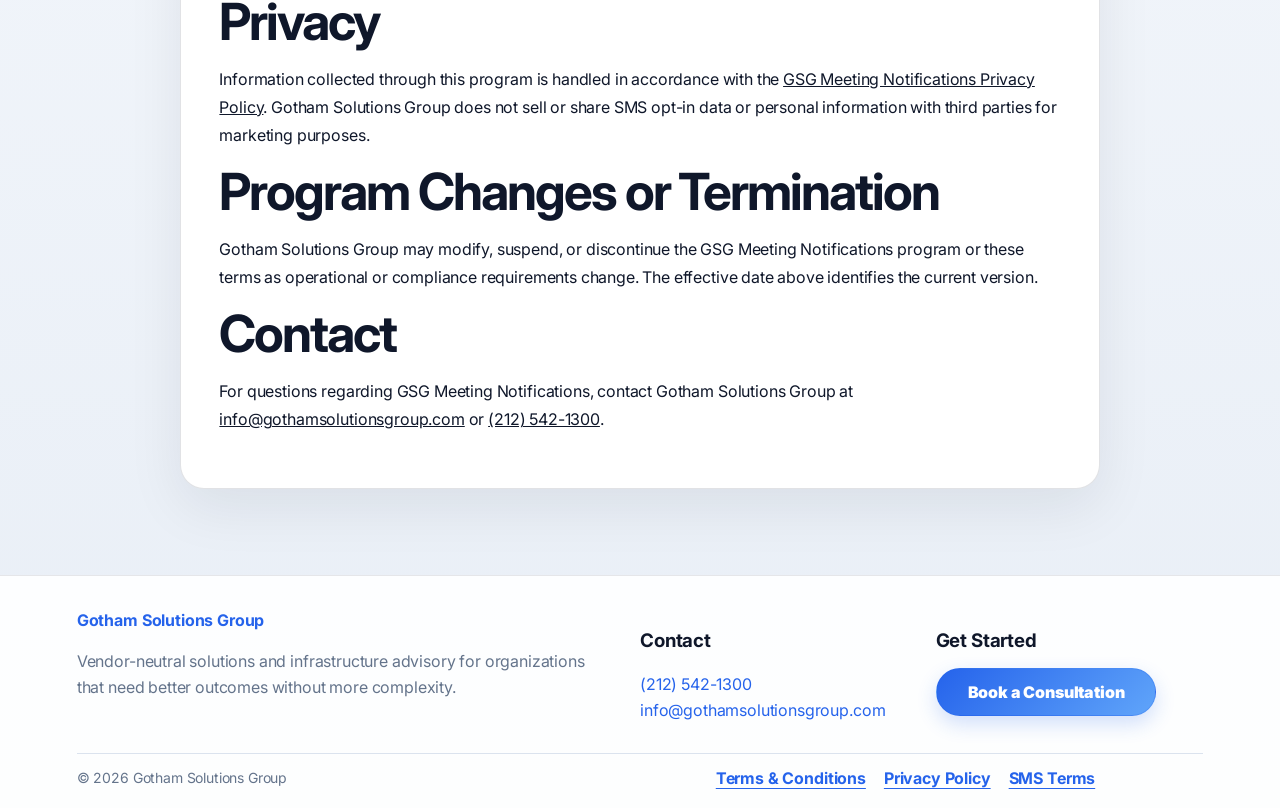
<file: sms-terms.html>
<!DOCTYPE html>
<html lang="en">
<head>
  <meta charset="UTF-8">
  <meta name="viewport" content="width=device-width, initial-scale=1.0">
  <title>SMS Terms &amp; Conditions | Gotham Solutions Group</title>
  <meta name="description" content="Terms and conditions for Gotham Solutions Group's internal SMS meeting notification program.">
  <meta name="robots" content="noindex,follow">
  <link rel="canonical" href="https://gothamsolutionsgroup.com/sms-terms">
  <meta name="theme-color" content="#0f172a">
  <link rel="icon" href="/favicon.ico" sizes="any">
  <link rel="icon" type="image/png" sizes="32x32" href="/favicon-32x32.png">
  <link rel="apple-touch-icon" href="/apple-touch-icon.png">
  <link rel="manifest" href="/site.webmanifest">
  <link rel="preconnect" href="https://fonts.googleapis.com">
  <link rel="preconnect" href="https://fonts.gstatic.com" crossorigin>
  <link href="https://fonts.googleapis.com/css2?family=Inter:wght@400;500;600;700;800;900&display=swap" rel="stylesheet">
  <link rel="stylesheet" href="assets/styles.css?v=1.4.185">
  <style>
    .sms-legal{max-width:920px;margin:0 auto}
    .sms-legal h2{margin-top:2rem}
    .sms-legal p,.sms-legal li{line-height:1.75}
    .sms-legal .updated{font-size:.95rem;opacity:.75}
  </style>
</head>
<body>
<a class="skip-link" href="#main-content">Skip to main content</a>
<header class="site-header" id="top">
  <a class="brand logo-brand" href="/" aria-label="Gotham Solutions Group home">
    <picture class="optimized-image" style="display:contents">
      <source srcset="assets/images/optimized/brand/gotham-solutions-group-logo.webp" type="image/webp">
      <img src="assets/images/gotham-solutions-group-logo.png" alt="Gotham Solutions Group" class="site-logo" decoding="async" width="1536" height="1024">
    </picture>
  </a>
  <button class="menu-toggle" aria-label="Open navigation" aria-expanded="false">☰</button>
  <nav class="nav" aria-label="Primary navigation">
    <a href="tel:+12125421300" class="nav-cta phone-cta">📞 (212) 542-1300</a>
    <a href="/cost-recovery-optimization">Cost Recovery &amp; Optimization</a>
    <a href="/infrastructure-design">Infrastructure Design</a>
    <a href="/managed-services">Managed Services</a>
  </nav>
</header>
<main id="main-content">
  <section class="page-hero terms-hero">
    <p class="eyebrow">SMS Program</p>
    <h1>Terms &amp; Conditions</h1>
    <p>GSG Meeting Notifications</p>
  </section>
  <section class="section terms-page" aria-label="SMS Terms and Conditions">
    <div class="terms-content sms-legal">
      <p class="updated"><strong>Effective date:</strong> October 13, 2026</p>

      <h2>Program Name and Description</h2>
      <p><strong>GSG Meeting Notifications</strong> is an internal SMS program operated by <strong>Gotham Solutions Group</strong>. It sends low-volume, non-marketing reminders to participating Gotham Solutions Group personnel about upcoming Outlook calendar meetings and scheduled internal appointments. Messages may include a meeting title, scheduled time, and a short notice that the meeting is approaching.</p>

      <h2>Consent</h2>
      <p>Participants enroll by providing their mobile phone number and expressly agreeing to receive automated meeting and calendar reminder text messages from Gotham Solutions Group. Participation is voluntary. Consent to receive SMS messages is not a condition of purchasing any product or service.</p>

      <h2>Message Frequency and Charges</h2>
      <p>Message frequency varies based on the participant's meeting schedule and reminder settings. <strong>Message and data rates may apply.</strong> Your wireless carrier's standard messaging and data charges may apply to messages sent to or from the program.</p>

      <h2>Opt Out and Help</h2>
      <p><strong>STOP: Reply STOP at any time to unsubscribe from GSG Meeting Notifications.</strong> After an opt-out request is processed, you will no longer receive program messages unless you later opt in again.</p>
      <p><strong>HELP: Reply HELP for assistance.</strong> You may also contact Gotham Solutions Group at <a href="mailto:info@gothamsolutionsgroup.com">info@gothamsolutionsgroup.com</a> or <a href="tel:+12125421300">(212) 542-1300</a>.</p>

      <h2>Delivery</h2>
      <p>Message delivery is subject to network availability and carrier processing. <strong>Carriers are not liable for any delayed or undelivered messages.</strong></p>

      <h2>Privacy</h2>
      <p>Information collected through this program is handled in accordance with the <a href="/sms-privacy">GSG Meeting Notifications Privacy Policy</a>. Gotham Solutions Group does not sell or share SMS opt-in data or personal information with third parties for marketing purposes.</p>

      <h2>Program Changes or Termination</h2>
      <p>Gotham Solutions Group may modify, suspend, or discontinue the GSG Meeting Notifications program or these terms as operational or compliance requirements change. The effective date above identifies the current version.</p>

      <h2>Contact</h2>
      <p>For questions regarding GSG Meeting Notifications, contact Gotham Solutions Group at <a href="mailto:info@gothamsolutionsgroup.com">info@gothamsolutionsgroup.com</a> or <a href="tel:+12125421300">(212) 542-1300</a>.</p>
    </div>
  </section>
</main>
<footer class="site-footer">
  <div>
    <a class="footer-brand" href="/">Gotham Solutions Group</a>
    <p>Vendor-neutral solutions and infrastructure advisory for organizations that need better outcomes without more complexity.</p>
  </div>
  <div>
    <h3>Contact</h3>
    <p><a href="tel:+12125421300">(212) 542-1300</a><br><a href="mailto:info@gothamsolutionsgroup.com">info@gothamsolutionsgroup.com</a></p>
  </div>
  <div><h3>Get Started</h3><a class="button primary" href="/contact">Book a Consultation</a></div>
  <div class="footer-bottom-row">
    <p class="copyright">© <span data-current-year>2026</span> Gotham Solutions Group</p>
    <div class="footer-legal" style="display:flex;align-items:center;flex-wrap:wrap;gap:8px 18px"><a href="/terms-and-conditions">Terms &amp; Conditions</a> <a href="/privacy-policy">Privacy Policy</a> <a href="/sms-terms">SMS Terms</a></div>
  </div>
</footer>
<script src="assets/script.js?v=1.4.185" defer></script>
</body>
</html>
</file>
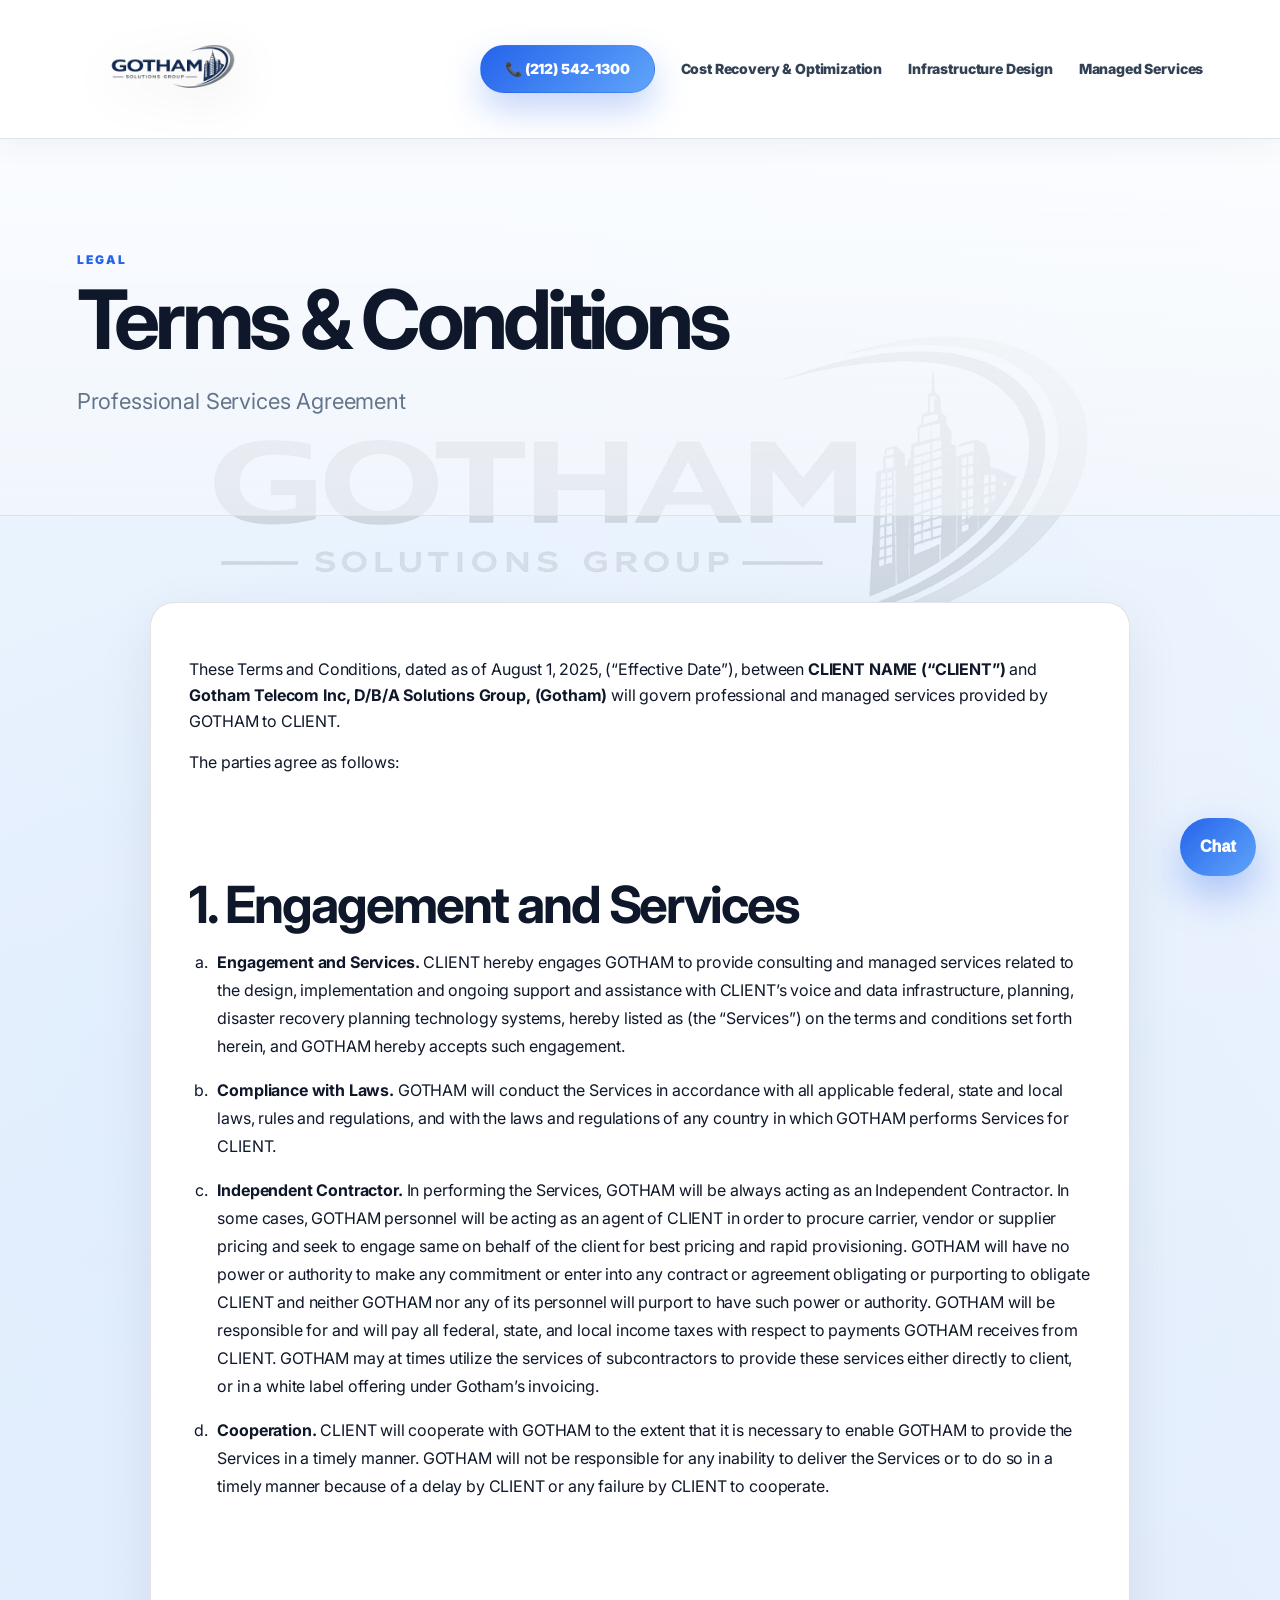
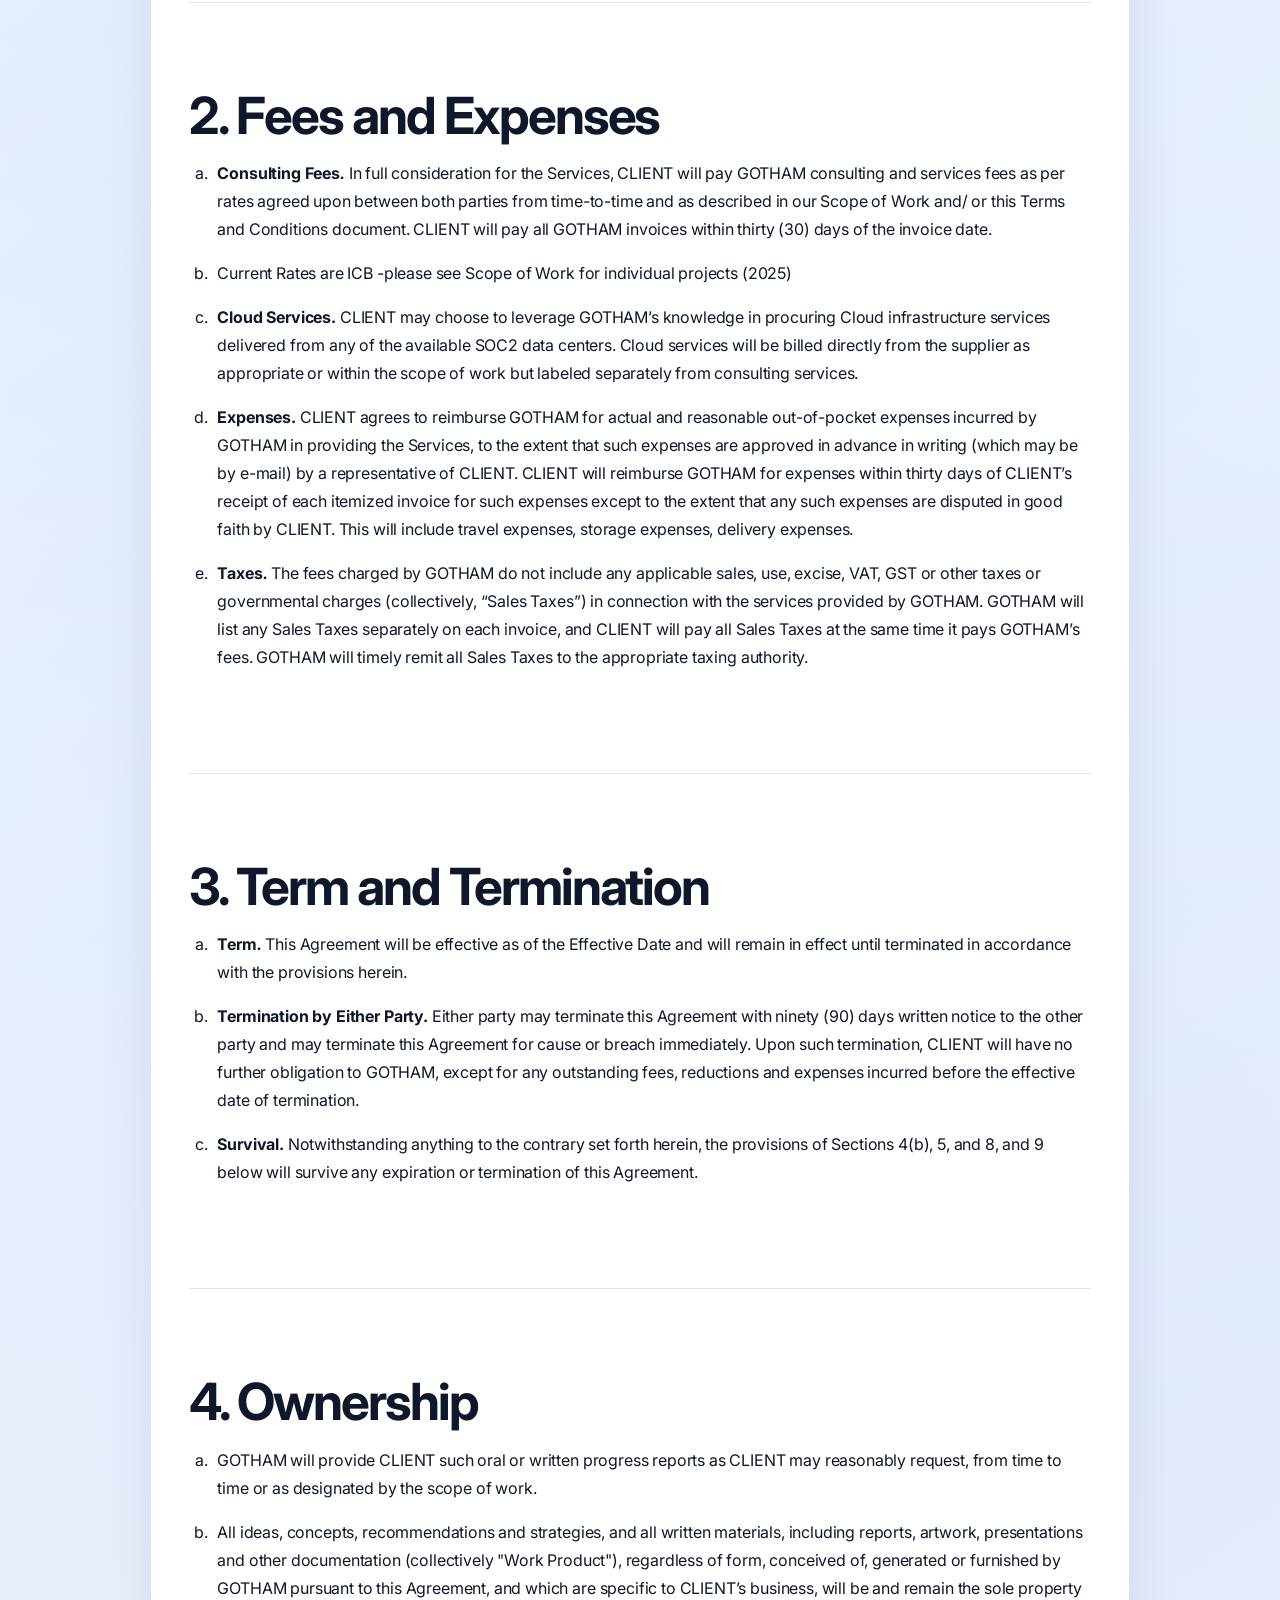
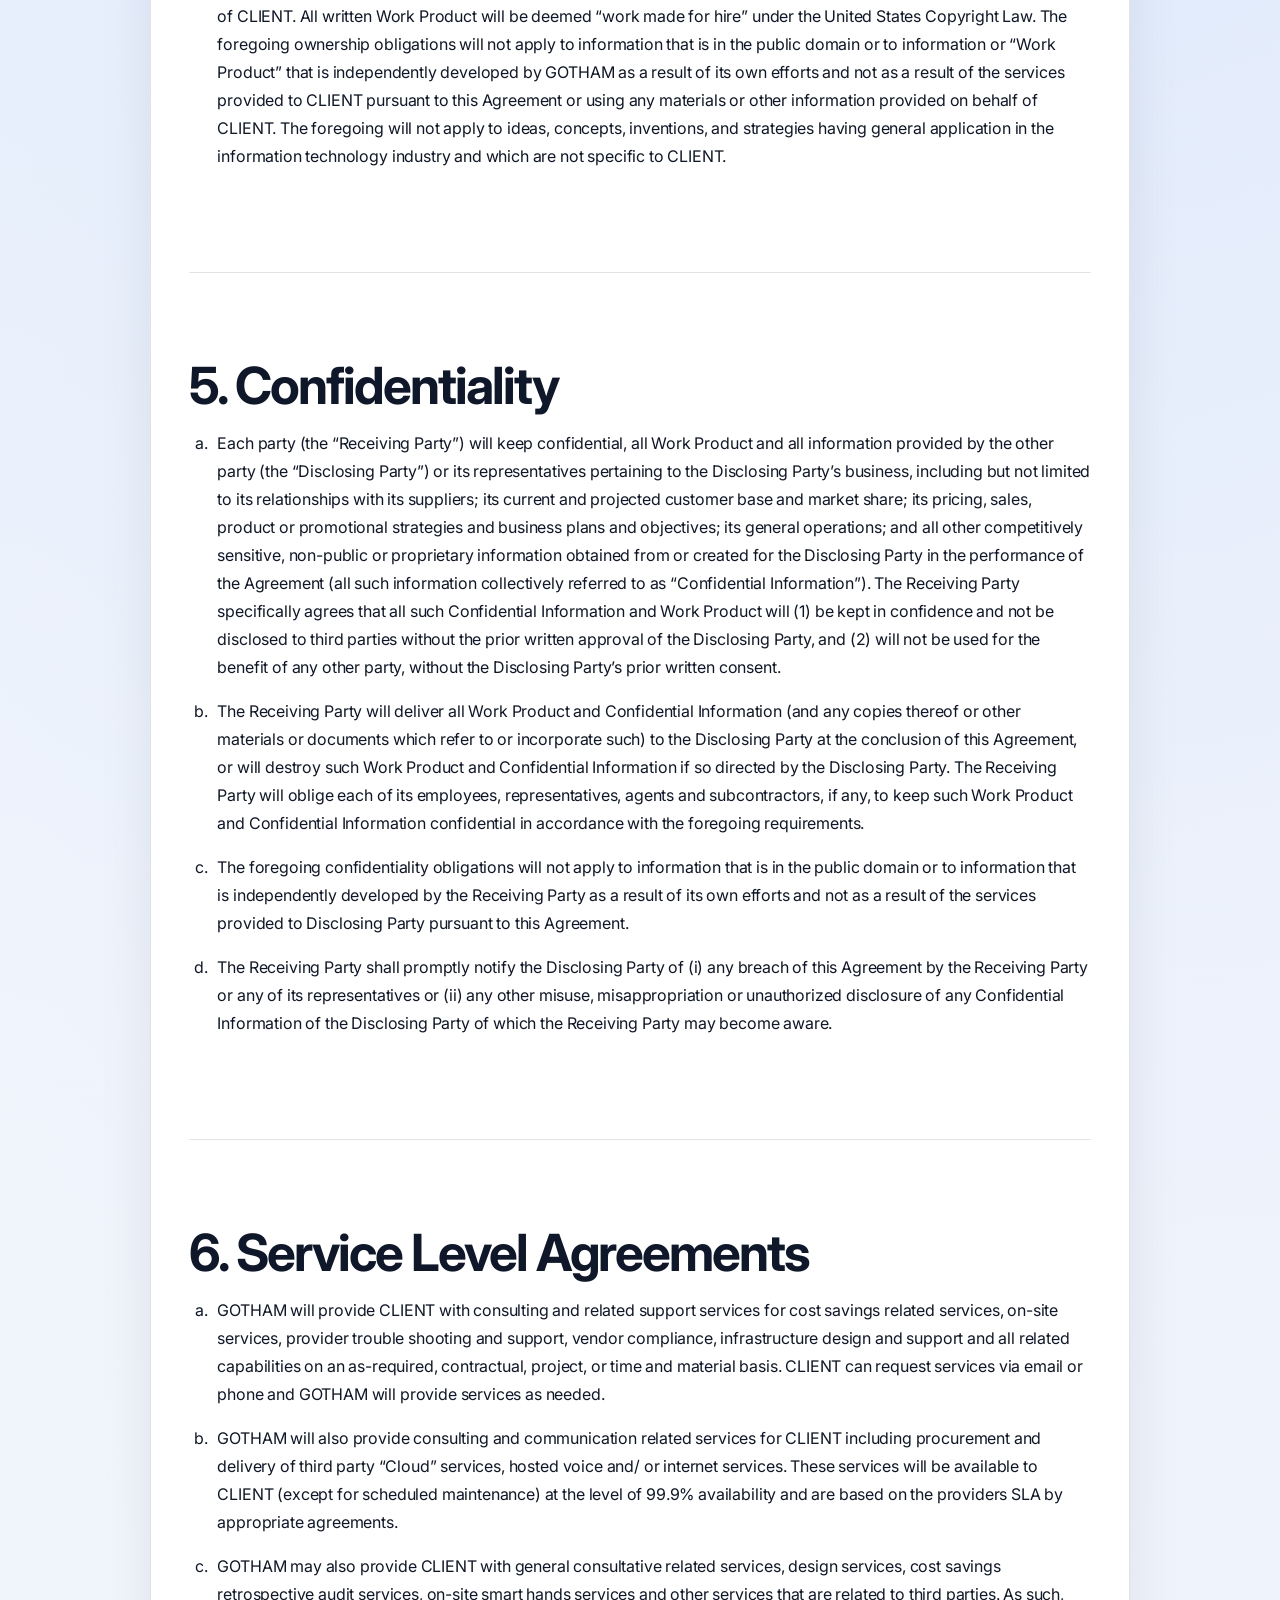
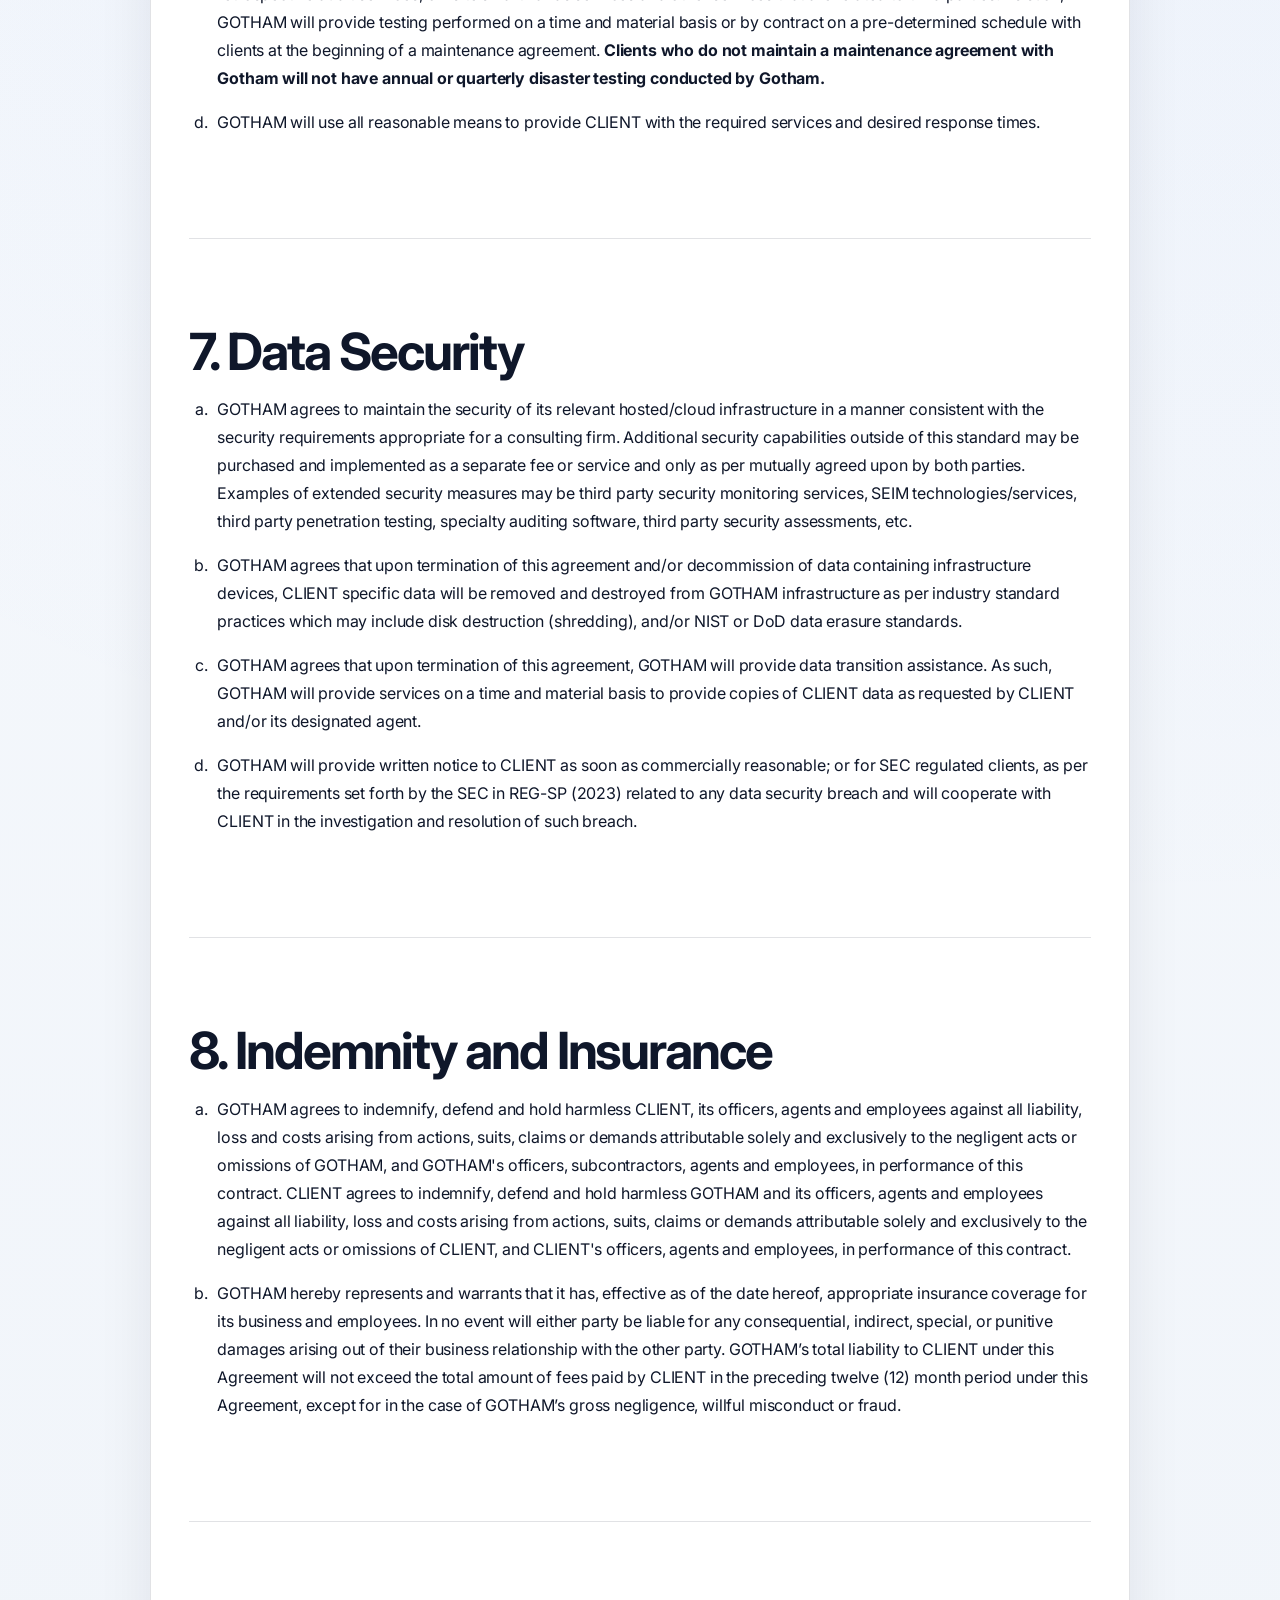
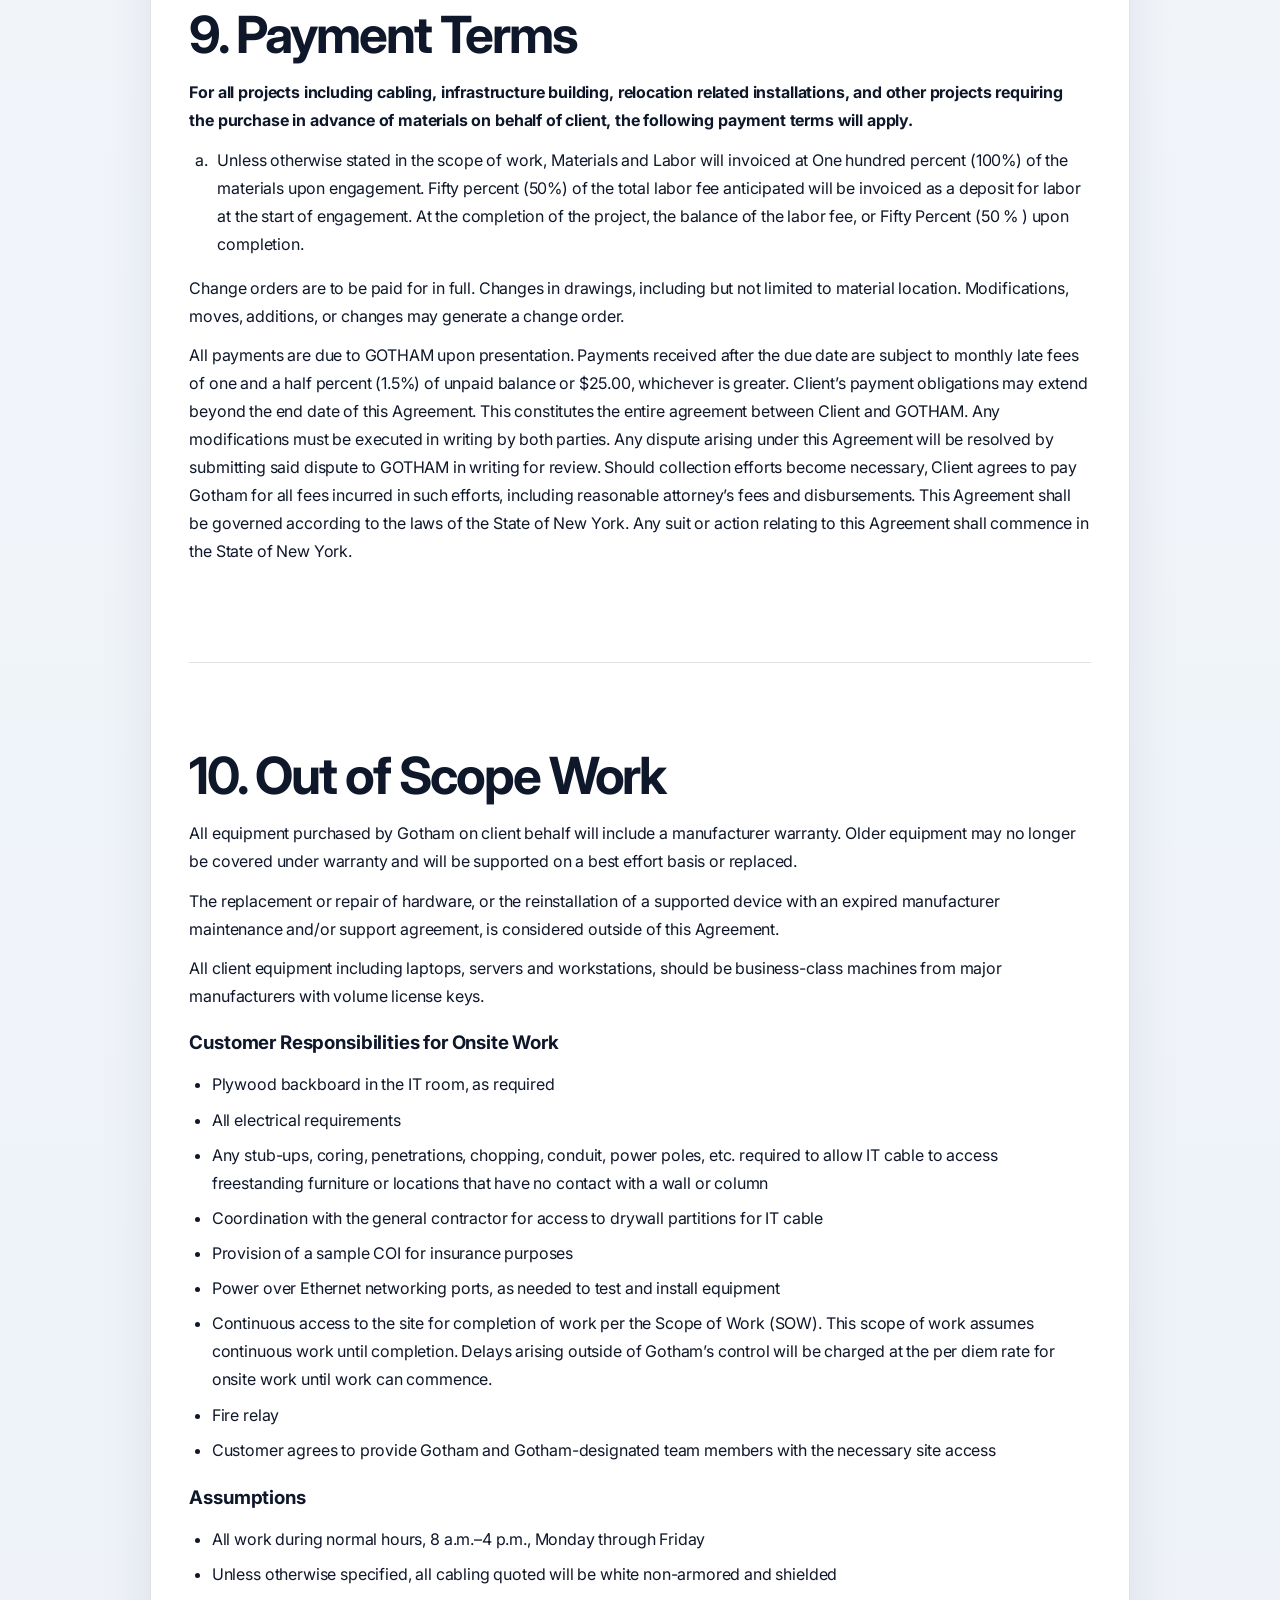
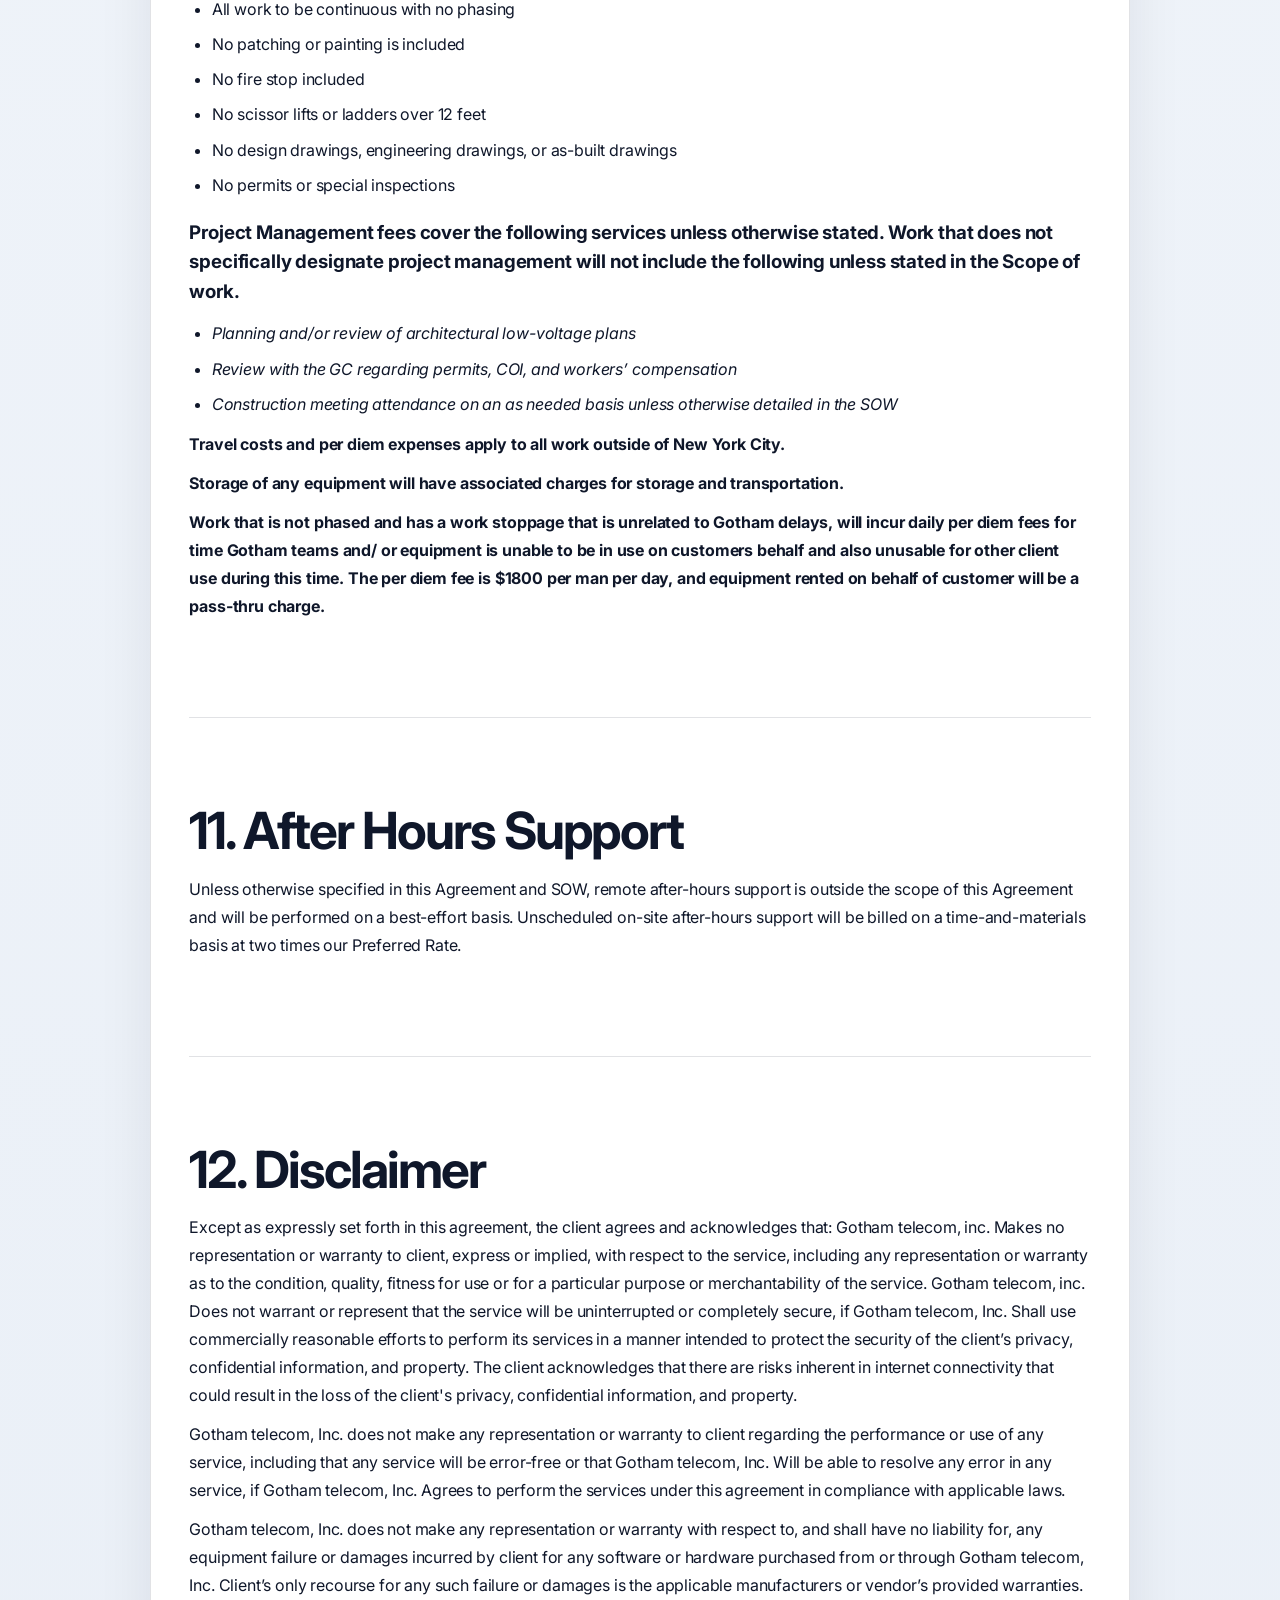
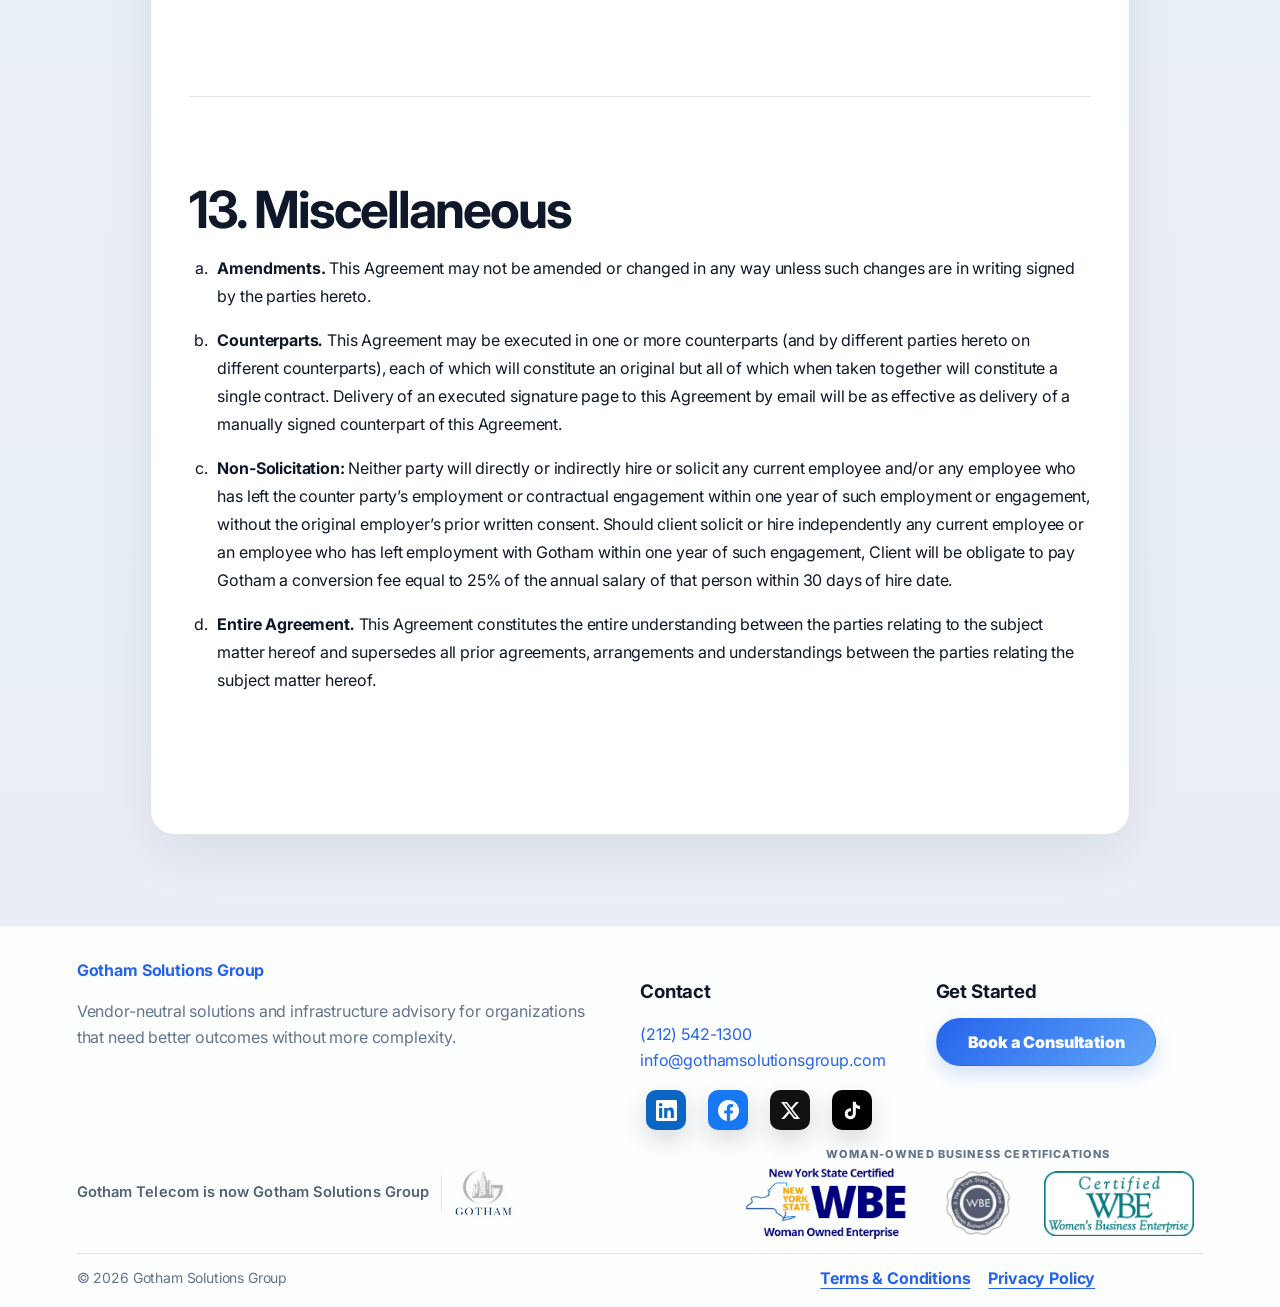
<file: terms-and-conditions.html>
<!DOCTYPE html><html lang="en"><head><meta charset="UTF-8">
  <meta name="viewport" content="width=device-width, initial-scale=1.0">
  <title>Terms &amp; Conditions | Gotham Solutions Group</title>
  <meta name="description" content="Professional services terms and conditions for Gotham Solutions Group engagements.">
  <meta name="robots" content="noindex,follow">
  <link rel="canonical" href="https://gothamsolutionsgroup.com/terms-and-conditions">
  <meta name="theme-color" content="#0f172a">
  <meta name="application-name" content="Gotham Solutions Group">
  <meta name="apple-mobile-web-app-title" content="Gotham">

  <meta property="og:type" content="website">
  <meta property="og:site_name" content="Gotham Solutions Group">
  <meta property="og:title" content="Terms &amp; Conditions | Gotham Solutions Group">
  <meta property="og:description" content="Terms and conditions for Gotham Solutions Group services and engagements.">
  <meta property="og:url" content="https://gothamsolutionsgroup.com/terms-and-conditions">
  <meta property="og:image" content="https://gothamsolutionsgroup.com/assets/images/social-preview.png">
  <meta name="twitter:card" content="summary_large_image">
  <meta name="twitter:title" content="Terms &amp; Conditions | Gotham Solutions Group">
  <meta name="twitter:description" content="Terms and conditions for Gotham Solutions Group services and engagements.">
  <meta name="twitter:image" content="https://gothamsolutionsgroup.com/assets/images/social-preview.png">

  <link rel="icon" href="/favicon.ico" sizes="any">
  <link rel="icon" type="image/png" sizes="16x16" href="/favicon-16x16.png">
  <link rel="icon" type="image/png" sizes="32x32" href="/favicon-32x32.png">
  <link rel="apple-touch-icon" href="/apple-touch-icon.png">
  <link rel="manifest" href="/site.webmanifest">

  <link rel="preconnect" href="https://fonts.googleapis.com">
  <link rel="preconnect" href="https://fonts.gstatic.com" crossorigin>
  <link href="https://fonts.googleapis.com/css2?family=Inter:wght@400;500;600;700;800;900&display=swap" rel="stylesheet">
  <link rel="stylesheet" href="assets/styles.css?v=1.4.185">


  <style>
    .professional-services-terms{counter-reset:terms-section}
    .professional-services-terms>.terms-section:not(.terms-signature-block){counter-increment:terms-section}
    .professional-services-terms>.terms-section:not(.terms-signature-block)>h2::before{content:counter(terms-section) ". ";}
    .terms-document-header{text-align:center;margin-bottom:2.5rem}
    .terms-document-header h2{font-size:clamp(1.75rem,3vw,2.4rem);line-height:1.2;margin:0}
    .terms-subsections{padding-left:1.6rem;margin:1rem 0 0}
    .terms-subsections li{padding-left:.35rem;margin-bottom:1rem}
    .terms-subsections li>p{margin:0}
    @media(max-width:700px){.terms-subsections{padding-left:1.25rem}}
  </style>

  <style>
    /* Keep the global navigation attached to the viewport on the long terms page. */
    body.terms-document .site-header{
      position:fixed !important;
      top:0 !important;
      left:0 !important;
      right:0 !important;
      width:100% !important;
      z-index:1000 !important;
    }
    body.terms-document main{
      padding-top:138px !important;
    }
    @media(max-width:620px){
      body.terms-document main{
        padding-top:92px !important;
      }
    }
  </style>
</head><body class="terms-document">
<a class="skip-link" href="#main-content">Skip to main content</a><header class="site-header" id="top">
  <a class="brand logo-brand" href="/" aria-label="Gotham Solutions Group home">
    <picture class="optimized-image" style="display:contents"><source srcset="assets/images/optimized/brand/gotham-solutions-group-logo.webp" type="image/webp"/><img src="assets/images/gotham-solutions-group-logo.png" alt="Gotham Solutions Group" class="site-logo" decoding="async" width="1536" height="1024"></picture>
  </a>
  <button class="menu-toggle" aria-label="Open navigation" aria-expanded="false">☰</button>
  <nav class="nav" aria-label="Primary navigation">
    <a href="tel:+12125421300" class="nav-cta phone-cta">📞 (212) 542-1300</a>
    <a href="/cost-recovery-optimization">Cost Recovery & Optimization</a>
    <a href="/infrastructure-design">Infrastructure Design</a>
    <a href="/managed-services">Managed Services</a>
  </nav>
</header><main id="main-content">
  <section class="page-hero terms-hero">
      <p class="eyebrow">Legal</p>
      <h1>Terms &amp; Conditions</h1>
      <p>Professional Services Agreement</p>
    </section>
  <section class="section terms-page" aria-label="Terms and Conditions">
      <div class="terms-content professional-services-terms">
      <p>These Terms and Conditions, dated as of August 1, 2025, (“Effective Date”), between <strong>CLIENT </strong><strong>NAME (“</strong><strong>CLIENT</strong><strong>”)</strong> and <strong>Gotham Telecom Inc, D/B/A Solutions Group, </strong><strong>(</strong><strong>Gotham)</strong> will govern professional and managed services provided by GOTHAM to CLIENT.</p>
      <p>The parties agree as follows:</p>
      <section class="terms-section" id="section-1"><h2>Engagement and Services</h2><ol type="a" class="terms-subsections"><li><p><strong>Engagement and Services. </strong>CLIENT hereby engages GOTHAM to provide consulting and managed services related to the design, implementation and ongoing support and assistance with CLIENT’s voice and data infrastructure, planning, disaster recovery planning technology systems, hereby listed as  (the “Services”) on the terms and conditions set forth herein, and GOTHAM hereby accepts such engagement.</p></li><li><p><strong>Compliance with Laws. </strong>GOTHAM will conduct the Services in accordance with all applicable federal, state and local laws, rules and regulations, and with the laws and regulations of any country in which GOTHAM performs Services for CLIENT.</p></li><li><p><strong>Independent Contractor.</strong>  In performing the Services, GOTHAM will be always acting as an Independent Contractor. In some cases, GOTHAM personnel will be acting as an agent of CLIENT in order to procure carrier, vendor or supplier pricing and seek to engage same on behalf of the client for best pricing and rapid provisioning.  GOTHAM will have no power or authority to make any commitment or enter into any contract or agreement obligating or purporting to obligate CLIENT and neither GOTHAM nor any of its personnel will purport to have such power or authority.  GOTHAM will be responsible for and will pay all federal, state, and local income taxes with respect to payments GOTHAM receives from CLIENT. GOTHAM may at times utilize the services of subcontractors to provide these services either directly to client, or in a white label offering under Gotham’s invoicing.</p></li><li><p><strong>Cooperation.</strong>  CLIENT will cooperate with GOTHAM to the extent that it is necessary to enable GOTHAM to provide the Services in a timely manner.  GOTHAM will not be responsible for any inability to deliver the Services or to do so in a timely manner because of a delay by CLIENT or any failure by CLIENT to cooperate.</p></li></ol></section>
      <section class="terms-section" id="section-2"><h2>Fees and Expenses</h2><ol type="a" class="terms-subsections"><li><p><strong>Consulting Fees</strong><em><strong>.</strong></em>  In full consideration for the Services, CLIENT will pay GOTHAM consulting and services fees as per rates agreed upon between both parties from time-to-time and as described in our Scope of Work and/ or this Terms and Conditions document.  CLIENT will pay all GOTHAM invoices within thirty (30) days of the invoice date.</p></li><li><p>Current Rates are ICB -please see Scope of Work for individual projects (2025)</p></li><li><p><strong>Cloud Services.  </strong>CLIENT may choose to leverage<strong> </strong>GOTHAM’s knowledge in procuring Cloud infrastructure services delivered from any of the available SOC2 data centers.  Cloud services will be billed directly from the supplier as appropriate or within the scope of work but labeled separately from consulting services.</p></li><li><p><strong>Expenses.</strong>  CLIENT agrees to reimburse GOTHAM for actual and reasonable out-of-pocket expenses incurred by GOTHAM in providing the Services, to the extent that such expenses are approved in advance in writing (which may be by e-mail) by a representative of CLIENT.  CLIENT will reimburse GOTHAM for expenses within thirty days of CLIENT’s receipt of each itemized invoice for such expenses except to the extent that any such expenses are disputed in good faith by CLIENT. This will include travel expenses, storage expenses, delivery expenses.</p></li><li><p><strong>Taxes</strong><em><strong>.</strong></em> The fees charged by GOTHAM do not include any applicable sales, use, excise, VAT, GST or other taxes or governmental charges (collectively, “Sales Taxes”) in connection with the services provided by GOTHAM. GOTHAM will list any Sales Taxes separately on each invoice, and CLIENT will pay all Sales Taxes at the same time it pays GOTHAM’s fees. GOTHAM will timely remit all Sales Taxes to the appropriate taxing authority.</p></li></ol></section>
      <section class="terms-section" id="section-3"><h2>Term and Termination</h2><ol type="a" class="terms-subsections"><li><p><strong>Term</strong><em><strong>.</strong></em>  This Agreement will be effective as of the Effective Date and will remain in effect until terminated in accordance with the provisions herein.</p></li><li><p><strong>Termination by Either Party.</strong>  Either party may terminate this Agreement with ninety (90) days written notice to the other party and may terminate this Agreement for cause or breach immediately.  Upon such termination, CLIENT will have no further obligation to GOTHAM, except for any outstanding fees, reductions and expenses incurred before the effective date of termination.</p></li><li><p><strong>Survival.</strong>  Notwithstanding anything to the contrary set forth herein, the provisions of Sections 4(b), 5, and 8, and 9 below will survive any expiration or termination of this Agreement.</p></li></ol></section>
      <section class="terms-section" id="section-4"><h2>Ownership</h2><ol type="a" class="terms-subsections"><li><p>GOTHAM will provide CLIENT such oral or written progress reports as CLIENT may reasonably request, from time to time or as designated by the scope of work.</p></li><li><p>All ideas, concepts, recommendations and strategies, and all written materials, including reports, artwork, presentations and other documentation (collectively &quot;Work Product&quot;), regardless of form, conceived of, generated or furnished by GOTHAM pursuant to this Agreement, and which are specific to CLIENT’s business, will be and remain the sole property of CLIENT. All written Work Product will be deemed “work made for hire” under the United States Copyright Law.  The foregoing ownership obligations will not apply to information that is in the public domain or to information or “Work Product” that is independently developed by GOTHAM as a result of its own efforts and not as a result of the services provided to CLIENT pursuant to this Agreement or using any materials or other information provided on behalf of CLIENT.  The foregoing will not apply to ideas, concepts, inventions, and strategies having general application in the information technology industry and which are not specific to CLIENT.</p></li></ol></section>
      <section class="terms-section" id="section-5"><h2>Confidentiality</h2><ol type="a" class="terms-subsections"><li><p>Each party (the “Receiving Party”) will keep confidential, all Work Product and all information provided by the other party (the “Disclosing Party”) or its representatives pertaining to the Disclosing Party’s  business, including but not limited to its relationships with its suppliers; its current and projected customer base and market share; its pricing, sales, product or promotional strategies and business plans and objectives; its general operations; and all other competitively sensitive, non-public or proprietary information obtained from or created for the Disclosing Party in the performance of the Agreement (all such information collectively referred to as “Confidential Information”).  The Receiving Party specifically agrees that all such Confidential Information and Work Product will (1) be kept in confidence and not be disclosed to third parties without the prior written approval of the Disclosing Party, and (2) will not be used for the benefit of any other party, without the Disclosing Party’s prior written consent.</p></li><li><p>The Receiving Party will deliver all Work Product and Confidential Information (and any copies thereof or other materials or documents which refer to or incorporate such) to the Disclosing Party at the conclusion of this Agreement, or will destroy such Work Product and Confidential Information if so directed by the Disclosing Party. The Receiving Party will oblige each of its employees, representatives, agents and subcontractors, if any, to keep such Work Product and Confidential Information confidential in accordance with the foregoing requirements.</p></li><li><p>The foregoing confidentiality obligations will not apply to information that is in the public domain or to information that is independently developed by the Receiving Party as a result of its own efforts and not as a result of the services provided to Disclosing Party pursuant to this Agreement.</p></li><li><p>The Receiving Party shall promptly notify the Disclosing Party of (i) any breach of this Agreement by the Receiving Party or any of its representatives or (ii) any other misuse, misappropriation or unauthorized disclosure of any Confidential Information of the Disclosing Party of which the Receiving Party may become aware.</p></li></ol></section>
      <section class="terms-section" id="section-6"><h2>Service Level Agreements</h2><ol type="a" class="terms-subsections"><li><p>GOTHAM will provide CLIENT with consulting and related support services for cost savings related services, on-site services, provider trouble shooting and support, vendor compliance, infrastructure design and support and all related capabilities on an as-required, contractual, project, or time and material basis. CLIENT can request services via email or phone and GOTHAM will provide services as needed.</p></li><li><p>GOTHAM will also provide consulting and communication related services for CLIENT including procurement and delivery of third party “Cloud” services,  hosted voice and/ or internet services.  These services will be available to CLIENT (except for scheduled maintenance) at the level of 99.9% availability and are based on the providers SLA by appropriate agreements.</p></li><li><p>GOTHAM may also provide CLIENT with general consultative related services, design services, cost savings retrospective audit services, on-site smart hands services and other services that are related to third parties.  As such, GOTHAM will provide testing performed on a time and material basis or by contract on a pre-determined schedule with clients at the beginning of a maintenance agreement. <strong>Clients who do not maintain a maintenance agreement with Gotham will not have annual or quarterly disaster testing conducted by Gotham. </strong></p></li><li><p>GOTHAM will use all reasonable means to provide CLIENT with the required services and desired response times.</p></li></ol></section>
      <section class="terms-section" id="section-7"><h2>Data Security</h2><ol type="a" class="terms-subsections"><li><p>GOTHAM agrees to maintain the security of its relevant hosted/cloud infrastructure in a manner consistent with the security requirements appropriate for a consulting firm. Additional security capabilities outside of this standard may be purchased and implemented as a separate fee or service and only as per mutually agreed upon by both parties. Examples of extended security measures may be third party security monitoring services, SEIM technologies/services, third party penetration testing, specialty auditing software, third party security assessments, etc.</p></li><li><p>GOTHAM agrees that upon termination of this agreement and/or decommission of data containing infrastructure devices, CLIENT specific data will be removed and destroyed from GOTHAM infrastructure as per industry standard practices which may include disk destruction (shredding), and/or NIST or DoD data erasure standards.</p></li><li><p>GOTHAM agrees that upon termination of this agreement, GOTHAM will provide data transition assistance.  As such, GOTHAM will provide services on a time and material basis to provide copies of CLIENT data as requested by CLIENT and/or its designated agent.</p></li><li><p>GOTHAM will provide written notice to CLIENT as soon as commercially reasonable; or for SEC regulated clients, as per the requirements set forth by the SEC in REG-SP (2023) related to any data security breach and will cooperate with CLIENT in the investigation and resolution of such breach.</p></li></ol></section>
      <section class="terms-section" id="section-8"><h2>Indemnity and Insurance</h2><ol type="a" class="terms-subsections"><li><p>GOTHAM agrees to indemnify, defend and hold harmless CLIENT, its officers, agents and employees against all liability, loss and costs arising from actions, suits, claims or demands attributable solely and exclusively to the negligent acts or omissions of GOTHAM, and GOTHAM&#x27;s officers, subcontractors, agents and employees, in performance of this contract. CLIENT agrees to indemnify, defend and hold harmless GOTHAM and its officers, agents and employees against all liability, loss and costs arising from actions, suits, claims or demands attributable solely and exclusively to the negligent acts or omissions of CLIENT, and CLIENT&#x27;s officers, agents and employees, in performance of this contract.</p></li><li><p>GOTHAM hereby represents and warrants that it has, effective as of the date hereof, appropriate insurance coverage for its business and employees.  In no event will either party be liable for any consequential, indirect, special, or punitive damages arising out of their business relationship with the other party. GOTHAM’s total liability to CLIENT under this Agreement will not exceed the total amount of fees paid by CLIENT in the preceding twelve (12) month period under this Agreement, except for in the case of GOTHAM’s gross negligence, willful misconduct or fraud.</p></li></ol></section>
      <section class="terms-section" id="section-9"><h2>Payment Terms</h2><p><strong>For </strong><strong>all </strong><strong>projects including cabling, infrastructure building, </strong><strong>relocation related installations, and other projects requiring the purchase in advance of materials on behalf of client, the following payment terms will apply</strong><strong>. </strong></p><ol type="a" class="terms-subsections"><li><p>Unless otherwise stated in the scope of work, Materials and Labor will invoiced at One hundred percent (100%) of the materials upon engagement. Fifty percent (50%) of the total labor fee anticipated will be invoiced as a deposit for labor at the start of engagement.  At the completion of the project, the balance of the labor fee, or Fifty Percent (50 % )  upon completion.</p></li></ol><p>Change orders are to be paid for in full. Changes in drawings, including but not limited to material location. Modifications, moves, additions, or changes may generate a change order.</p><p>All payments are due to GOTHAM upon presentation. Payments received after the due date are subject to monthly late fees of one and a half percent (1.5%) of unpaid balance or $25.00, whichever is greater. Client’s payment obligations may extend beyond the end date of this Agreement. This constitutes the entire agreement between Client and GOTHAM. Any modifications must be executed in writing by both parties. Any dispute arising under this Agreement will be resolved by submitting said dispute to GOTHAM in writing for review. Should collection efforts become necessary, Client agrees to pay Gotham for all fees incurred in such efforts, including reasonable attorney’s fees and disbursements. This Agreement shall be governed according to the laws of the State of New York. Any suit or action relating to this Agreement shall commence in the State of New York.</p></section>
      <section class="terms-section" id="section-10"><h2>Out of Scope Work</h2><p>All equipment purchased by Gotham on client behalf will include a manufacturer warranty. Older equipment may no longer be covered under warranty and will be supported on a best effort basis or replaced.</p><p>The replacement or repair of hardware, or the reinstallation of a supported device with an expired manufacturer maintenance and/or support agreement, is considered outside of this Agreement.</p><p>All client equipment including laptops, servers and workstations, should be business-class machines from major manufacturers with volume license keys.</p><h3><strong>Customer Responsibilities for Onsite Work</strong></h3><ul><li>Plywood backboard in the IT room, as required</li><li>All electrical requirements</li><li>Any stub-ups, coring, penetrations, chopping, conduit, power poles, etc. required to allow IT cable to access freestanding furniture or locations that have no contact with a wall or column</li><li>Coordination with the general contractor for access to drywall partitions for IT cable</li><li>Provision of a sample COI for insurance purposes</li><li>Power over Ethernet networking ports, as needed to test and install equipment</li><li>Continuous access to the site for completion of work per the Scope of Work (SOW). This scope of work assumes continuous work until completion. Delays arising outside of Gotham’s control will be charged at the per diem rate for onsite work until work can commence.</li><li>Fire relay</li><li>Customer agrees to provide Gotham and Gotham-designated team members with the necessary site access</li></ul><h3><strong>Assumptions</strong></h3><ul><li>All work during normal hours, 8 a.m.–4 p.m., Monday through Friday</li><li>Unless otherwise specified, all cabling quoted will be white non-armored and shielded</li><li>All work to be continuous with no phasing</li><li>No patching or painting is included</li><li>No fire stop included</li><li>No scissor lifts or ladders over 12 feet</li><li>No design drawings, engineering drawings, or as-built drawings</li><li>No permits or special inspections</li></ul><h3><strong>Project Management fees cover the following services unless otherwise stated</strong><strong>. Work that does not specifically designate project management will not include the following unless stated in the Scope of work. </strong></h3><ul><li><em>Planning and/or review of architectural low-voltage plans </em></li><li><em>Review with the GC regarding permits, COI, and workers’ compensation </em></li><li><em>Construction meeting attendance on an as needed basis unless otherwise detailed in the SOW</em></li></ul><p><strong>Travel costs and per diem expenses apply to all work outside of New York City.</strong></p><p><strong> Storage of any equipment will have associated charges</strong><strong> for storage and transportation. </strong></p><p><strong>Work that is not phased and </strong><strong>has a work stoppage that is unrelated to Gotham</strong><strong> delays</strong><strong>, will incur daily per diem fees for </strong><strong>time Gotham teams and/ or equipment is unable to be in use on customers behalf and also unusable for other client use during this time. </strong><strong>The per diem fee is $1800 per man per day, and equipment rented on behalf of customer will be a pass-thru charge. </strong></p></section>
      <section class="terms-section" id="section-11"><h2>After Hours Support</h2><p>Unless otherwise specified in this Agreement and SOW, remote after-hours support is outside the scope of this Agreement and will be performed on a best-effort basis. Unscheduled on-site after-hours support will be billed on a time-and-materials basis at two times our Preferred Rate.</p></section>
      <section class="terms-section" id="section-12"><h2>Disclaimer</h2><p>Except as expressly set forth in this agreement, the client agrees and acknowledges that: Gotham telecom, inc. Makes no representation or warranty to client, express or implied, with respect to the service, including any representation or warranty as to the condition, quality, fitness for use or for a particular purpose or merchantability of the service. Gotham telecom, inc. Does not warrant or represent that the service will be uninterrupted or completely secure, if Gotham telecom, Inc. Shall use commercially reasonable efforts to perform its services in a manner intended to protect the security of the client’s privacy, confidential information, and property. The client acknowledges that there are risks inherent in internet connectivity that could result in the loss of the client&#x27;s privacy, confidential information, and property.</p><p>Gotham telecom, Inc. does not make any representation or warranty to client regarding the performance or use of any service, including that any service will be error-free or that Gotham telecom, Inc. Will be able to resolve any error in any service, if Gotham telecom, Inc. Agrees to perform the services under this agreement in compliance with applicable laws.</p><p>Gotham telecom, Inc. does not make any representation or warranty with respect to, and shall have no liability for, any equipment failure or damages incurred by client for any software or hardware purchased from or through Gotham telecom, Inc. Client’s only recourse for any such failure or damages is the applicable manufacturers or vendor’s provided warranties.</p></section>
      <section class="terms-section" id="section-13"><h2>Miscellaneous</h2><ol type="a" class="terms-subsections"><li><p><strong>Amendments.</strong>  This Agreement may not be amended or changed in any way unless such changes are in writing signed by the parties hereto.</p></li><li><p><strong>Counterparts</strong><em><strong>.</strong></em>  This Agreement may be executed in one or more counterparts (and by different parties hereto on different counterparts), each of which will constitute an original but all of which when taken together will constitute a single contract.  Delivery of an executed signature page to this Agreement by email will be as effective as delivery of a manually signed counterpart of this Agreement.</p></li><li><p><strong>Non-Solicitation:</strong> Neither party will directly or indirectly hire or solicit any current employee and/or any employee who has left the counter party’s employment or contractual engagement within one year of such employment or engagement, without the original employer’s prior written consent. Should client solicit or hire independently any current employee or an employee who has left employment with Gotham within one year of such engagement, Client will be obligate to pay Gotham a conversion fee equal to 25% of the annual salary of that person within 30 days of hire date.</p></li><li><p><strong>Entire Agreement</strong><em><strong>.</strong></em>  This Agreement constitutes the entire understanding between the parties relating to the subject matter hereof and supersedes all prior agreements, arrangements and understandings between the parties relating the subject matter hereof.</p></li></ol></section>
    
    
  </div>
    </section>
</main><footer class="site-footer">
  <div>
    <a class="footer-brand" href="/">Gotham Solutions Group</a>
    <p>Vendor-neutral solutions and infrastructure advisory for organizations that need better outcomes without more complexity.</p>
  </div>
  <div>
    <h3>Contact</h3>
<p>
<a href="tel:+12125421300">(212) 542-1300</a><br>
<a href="mailto:info@gothamsolutionsgroup.com">info@gothamsolutionsgroup.com</a>
</p>
<div class="social-links">
  <a href="https://www.linkedin.com/company/gotham-telecom-inc./" target="_blank" rel="noopener" class="social-btn"><svg class="social-svg" viewBox="0 0 24 24" aria-hidden="true"><path fill="currentColor" d="M20.45 20.45h-3.56v-5.57c0-1.33-.03-3.04-1.85-3.04-1.85 0-2.14 1.45-2.14 2.94v5.67H9.34V9h3.42v1.56h.05c.48-.9 1.64-1.85 3.37-1.85 3.6 0 4.27 2.37 4.27 5.46v6.28ZM5.32 7.43a2.06 2.06 0 1 1 0-4.12 2.06 2.06 0 0 1 0 4.12ZM7.1 20.45H3.54V9H7.1v11.45ZM22.23 0H1.77C.79 0 0 .77 0 1.72v20.56C0 23.23.79 24 1.77 24h20.46c.98 0 1.77-.77 1.77-1.72V1.72C24 .77 23.21 0 22.23 0Z"/></svg><span class="sr-only">LinkedIn</span></a>
  <a href="https://www.facebook.com/profile.php?id=100069526381285" target="_blank" rel="noopener" class="social-btn"><svg class="social-svg" viewBox="0 0 24 24" aria-hidden="true"><path fill="currentColor" d="M24 12.07C24 5.4 18.63 0 12 0S0 5.4 0 12.07C0 18.1 4.39 23.1 10.13 24v-8.44H7.08v-3.49h3.05V9.41c0-3.03 1.79-4.7 4.53-4.7 1.31 0 2.68.24 2.68.24v2.96h-1.51c-1.49 0-1.96.93-1.96 1.89v2.27h3.33l-.53 3.49h-2.8V24C19.61 23.1 24 18.1 24 12.07Z"/></svg><span class="sr-only">Facebook</span></a>
  <a href="https://x.com/GothamSolutions" target="_blank" rel="noopener" class="social-btn"><svg class="social-svg" viewBox="0 0 24 24" aria-hidden="true"><path fill="currentColor" d="M18.9 1.15h3.68l-8.04 9.19L24 22.85h-7.41l-5.8-7.59-6.64 7.59H.47l8.6-9.83L0 1.15h7.6l5.24 6.93 6.06-6.93Zm-1.29 19.5h2.04L6.49 3.23H4.3l13.31 17.42Z"/></svg><span class="sr-only">X</span></a>
  <a href="https://www.tiktok.com/@gothamsolutionsgroup" target="_blank" rel="noopener" class="social-btn social-btn-tiktok"><svg class="social-svg" viewBox="0 0 24 24" aria-hidden="true"><path fill="currentColor" d="M19.59 6.69a4.83 4.83 0 0 1-3.77-4.25V2h-3.45v13.67a2.89 2.89 0 0 1-5.2 1.74 2.89 2.89 0 0 1 2.31-4.64c.3 0 .59.05.86.14V9.4a6.32 6.32 0 0 0-.86-.06A6.34 6.34 0 0 0 3.14 15.68a6.34 6.34 0 0 0 10.81 4.48 6.34 6.34 0 0 0 1.86-4.48V8.73a8.16 8.16 0 0 0 4.78 1.53V6.69z"/></svg><span class="sr-only">TikTok</span></a>
</div>

  </div>
  <div><h3>Get Started</h3><a class="button primary" href="/contact">Book a Consultation</a></div>
  
<div class="footer-identity-row">
<div class="footer-certifications" aria-label="Woman-owned business certifications"><span>Woman-Owned Business Certifications</span><div class="footer-certification-marks"><img class="footer-wbe-logo" src="assets/images/certifications/nys-wbe-certified.png" alt="New York State Certified Women-Owned Business Enterprise" loading="lazy" decoding="async" width="207" height="92"><img class="footer-wbe-seal" src="assets/images/certifications/nys-wbe-seal.png" alt="New York State Certified Women Business Enterprise seal" loading="lazy" decoding="async" width="150" height="150"><img class="footer-wbe-certified-badge" src="assets/images/certifications/certified-wbe-badge.png" alt="Certified Women's Business Enterprise" loading="lazy" decoding="async" width="640" height="278"></div></div>
<div class="footer-brand-concept">
  <span>Gotham Telecom is now Gotham Solutions Group</span>
  <img src="assets/images/footer-gotham-logo.png" alt="Gotham Logo" class="footer-concept-logo" loading="lazy" decoding="async" width="212" height="181">
</div>
</div>
<div class="footer-bottom-row"><p class="copyright">© <span data-current-year>2026</span> Gotham Solutions Group</p><div class="footer-legal" style="display:flex;align-items:center;flex-wrap:wrap;gap:8px 18px"><a href="/terms-and-conditions">Terms &amp; Conditions</a> <a href="/privacy-policy">Privacy Policy</a></div></div>
</footer>
<script src="assets/script.js?v=1.4.185" defer></script>

<div class="gotham-ai-widget" aria-live="polite">
  <button class="gotham-ai-toggle" aria-label="Open Gotham guided assistant">
    <span>Chat</span>
  </button>
  <div class="gotham-ai-panel" role="dialog" aria-label="Gotham guided assistant">
    <div class="gotham-ai-header">
      <strong>How Can We Help?</strong>
      <button class="gotham-ai-close" aria-label="Close assistant">×</button>
    </div>
    <div class="gotham-ai-messages">
      <div class="gotham-ai-message bot">
        Hi — I can help you explore expense reduction, infrastructure design, and managed services. What would you like to improve?
      </div>
    </div>
    <div class="gotham-ai-quick">
      <button data-question="expense">Reduce expenses</button>
      <button data-question="infrastructure">Design infrastructure</button>
      <button data-question="managed">Managed services</button>
      <button data-question="contact">Talk to Gotham</button>
    </div>
    <form class="gotham-ai-form">
      <input type="text" placeholder="Ask a question..." aria-label="Ask a question">
      <button type="submit">Send</button>
    </form>
  </div>
</div>

</body></html>
</file>
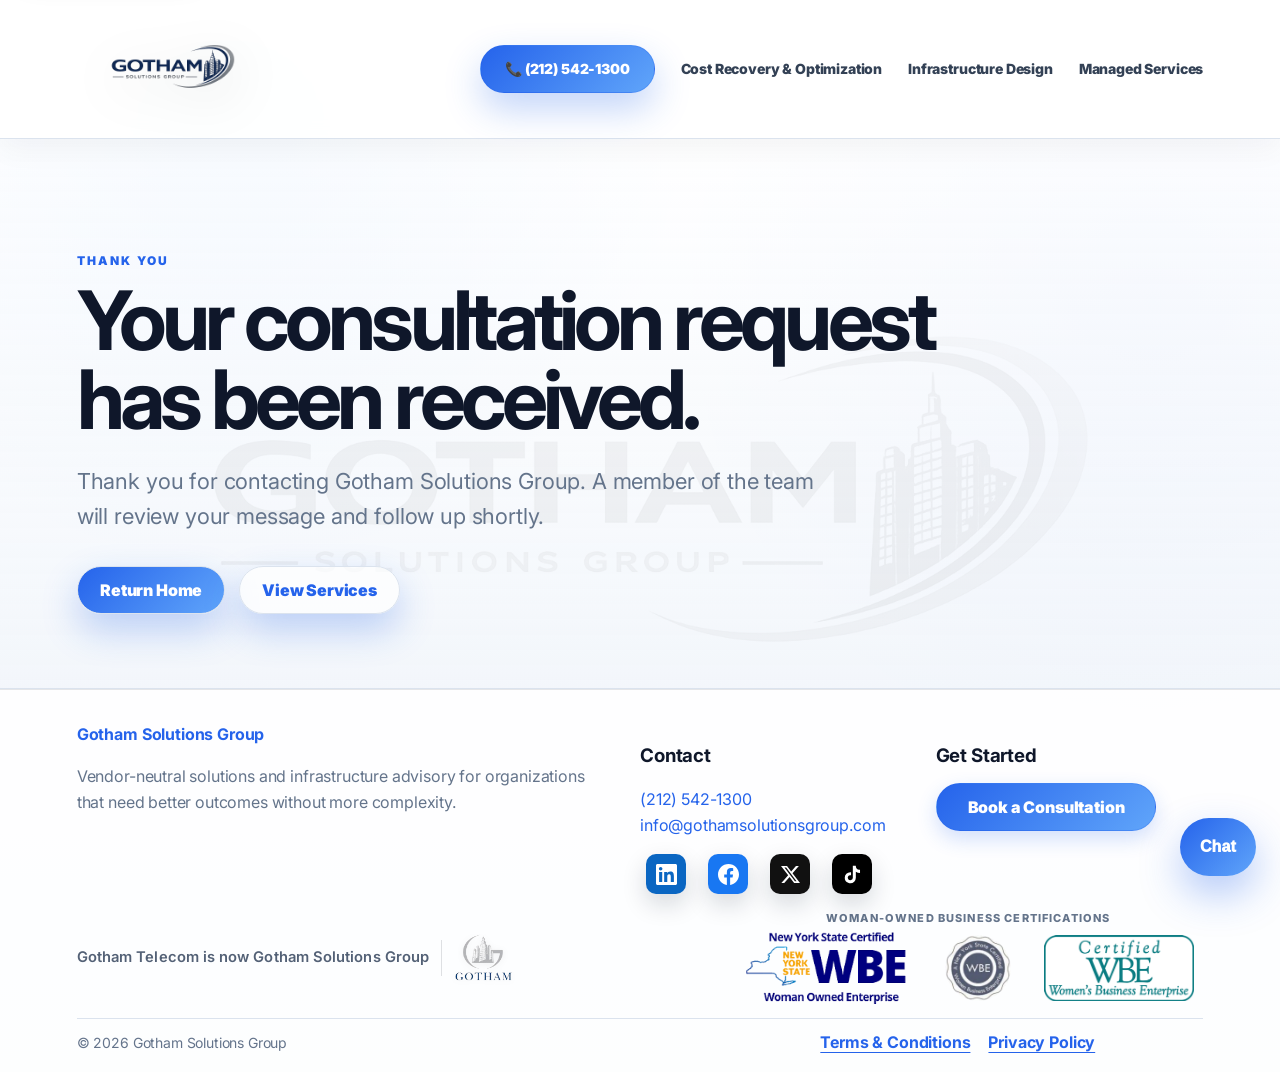
<file: thank-you.html>
<!DOCTYPE html><html lang="en"><head><meta charset="UTF-8">
  <meta name="viewport" content="width=device-width, initial-scale=1.0">
  <title>Thank You | Gotham Solutions Group</title>
  <meta name="description" content="Thank you for contacting Gotham Solutions Group.">
  <meta name="robots" content="noindex,follow">
  <link rel="canonical" href="https://gothamsolutionsgroup.com/contact">
  <meta name="theme-color" content="#0f172a">
  <meta name="application-name" content="Gotham Solutions Group">
  <meta name="apple-mobile-web-app-title" content="Gotham">

  <meta property="og:type" content="website">
  <meta property="og:site_name" content="Gotham Solutions Group">
  <meta property="og:title" content="Contact Gotham Solutions Group">
  <meta property="og:description" content="Thank you for contacting Gotham Solutions Group.">
  <meta property="og:url" content="https://gothamsolutionsgroup.com/contact">
  <meta property="og:image" content="https://gothamsolutionsgroup.com/assets/images/social-preview.png">
  <meta name="twitter:card" content="summary_large_image">
  <meta name="twitter:title" content="Contact Gotham Solutions Group">
  <meta name="twitter:description" content="Thank you for contacting Gotham Solutions Group.">
  <meta name="twitter:image" content="https://gothamsolutionsgroup.com/assets/images/social-preview.png">

  <link rel="icon" href="/favicon.ico" sizes="any">
  <link rel="icon" type="image/png" sizes="16x16" href="/favicon-16x16.png">
  <link rel="icon" type="image/png" sizes="32x32" href="/favicon-32x32.png">
  <link rel="apple-touch-icon" href="/apple-touch-icon.png">
  <link rel="manifest" href="/site.webmanifest">

  <link rel="preconnect" href="https://fonts.googleapis.com">
  <link rel="preconnect" href="https://fonts.gstatic.com" crossorigin>
  <link href="https://fonts.googleapis.com/css2?family=Inter:wght@400;500;600;700;800;900&display=swap" rel="stylesheet">
  <link rel="stylesheet" href="assets/styles.css?v=1.4.185">

</head><body>
<a class="skip-link" href="#main-content">Skip to main content</a><header class="site-header" id="top">
  <a class="brand logo-brand" href="/" aria-label="Gotham Solutions Group home">
    <picture class="optimized-image" style="display:contents"><source srcset="assets/images/optimized/brand/gotham-solutions-group-logo.webp" type="image/webp"/><img src="assets/images/gotham-solutions-group-logo.png" alt="Gotham Solutions Group" class="site-logo" decoding="async" width="1536" height="1024"></picture>
  </a>
  <button class="menu-toggle" aria-label="Open navigation" aria-expanded="false">☰</button>
  <nav class="nav" aria-label="Primary navigation">
    <a href="tel:+12125421300" class="nav-cta phone-cta">📞 (212) 542-1300</a>
    <a href="/cost-recovery-optimization">Cost Recovery & Optimization</a>
    <a href="/infrastructure-design">Infrastructure Design</a>
    <a href="/managed-services">Managed Services</a>
  </nav>
</header><main id="main-content"><section class="page-hero contact-hero"><p class="eyebrow">Thank You</p><h1>Your consultation request has been received.</h1><p>Thank you for contacting Gotham Solutions Group. A member of the team will review your message and follow up shortly.</p><div class="hero-actions"><a class="button primary" href="/">Return Home</a><a class="button secondary" href="/cost-recovery-optimization">View Services</a></div></section></main><footer class="site-footer">
  <div>
    <a class="footer-brand" href="/">Gotham Solutions Group</a>
    <p>Vendor-neutral solutions and infrastructure advisory for organizations that need better outcomes without more complexity.</p>
  </div>
  <div>
    <h3>Contact</h3>
<p>
<a href="tel:+12125421300">(212) 542-1300</a><br>
<a href="mailto:info@gothamsolutionsgroup.com">info@gothamsolutionsgroup.com</a>
</p>
<div class="social-links">
  <a href="https://www.linkedin.com/company/gotham-telecom-inc./" target="_blank" rel="noopener" class="social-btn"><svg class="social-svg" viewBox="0 0 24 24" aria-hidden="true"><path fill="currentColor" d="M20.45 20.45h-3.56v-5.57c0-1.33-.03-3.04-1.85-3.04-1.85 0-2.14 1.45-2.14 2.94v5.67H9.34V9h3.42v1.56h.05c.48-.9 1.64-1.85 3.37-1.85 3.6 0 4.27 2.37 4.27 5.46v6.28ZM5.32 7.43a2.06 2.06 0 1 1 0-4.12 2.06 2.06 0 0 1 0 4.12ZM7.1 20.45H3.54V9H7.1v11.45ZM22.23 0H1.77C.79 0 0 .77 0 1.72v20.56C0 23.23.79 24 1.77 24h20.46c.98 0 1.77-.77 1.77-1.72V1.72C24 .77 23.21 0 22.23 0Z"/></svg><span class="sr-only">LinkedIn</span></a>
  <a href="https://www.facebook.com/profile.php?id=100069526381285" target="_blank" rel="noopener" class="social-btn"><svg class="social-svg" viewBox="0 0 24 24" aria-hidden="true"><path fill="currentColor" d="M24 12.07C24 5.4 18.63 0 12 0S0 5.4 0 12.07C0 18.1 4.39 23.1 10.13 24v-8.44H7.08v-3.49h3.05V9.41c0-3.03 1.79-4.7 4.53-4.7 1.31 0 2.68.24 2.68.24v2.96h-1.51c-1.49 0-1.96.93-1.96 1.89v2.27h3.33l-.53 3.49h-2.8V24C19.61 23.1 24 18.1 24 12.07Z"/></svg><span class="sr-only">Facebook</span></a>
  <a href="https://x.com/GothamSolutions" target="_blank" rel="noopener" class="social-btn"><svg class="social-svg" viewBox="0 0 24 24" aria-hidden="true"><path fill="currentColor" d="M18.9 1.15h3.68l-8.04 9.19L24 22.85h-7.41l-5.8-7.59-6.64 7.59H.47l8.6-9.83L0 1.15h7.6l5.24 6.93 6.06-6.93Zm-1.29 19.5h2.04L6.49 3.23H4.3l13.31 17.42Z"/></svg><span class="sr-only">X</span></a>
  <a href="https://www.tiktok.com/@gothamsolutionsgroup" target="_blank" rel="noopener" class="social-btn social-btn-tiktok"><svg class="social-svg" viewBox="0 0 24 24" aria-hidden="true"><path fill="currentColor" d="M19.59 6.69a4.83 4.83 0 0 1-3.77-4.25V2h-3.45v13.67a2.89 2.89 0 0 1-5.2 1.74 2.89 2.89 0 0 1 2.31-4.64c.3 0 .59.05.86.14V9.4a6.32 6.32 0 0 0-.86-.06A6.34 6.34 0 0 0 3.14 15.68a6.34 6.34 0 0 0 10.81 4.48 6.34 6.34 0 0 0 1.86-4.48V8.73a8.16 8.16 0 0 0 4.78 1.53V6.69z"/></svg><span class="sr-only">TikTok</span></a>
</div>

  </div>
  <div><h3>Get Started</h3><a class="button primary" href="/contact">Book a Consultation</a></div>
  
<div class="footer-identity-row">
<div class="footer-certifications" aria-label="Woman-owned business certifications"><span>Woman-Owned Business Certifications</span><div class="footer-certification-marks"><img class="footer-wbe-logo" src="assets/images/certifications/nys-wbe-certified.png" alt="New York State Certified Women-Owned Business Enterprise" loading="lazy" decoding="async" width="207" height="92"><img class="footer-wbe-seal" src="assets/images/certifications/nys-wbe-seal.png" alt="New York State Certified Women Business Enterprise seal" loading="lazy" decoding="async" width="150" height="150"><img class="footer-wbe-certified-badge" src="assets/images/certifications/certified-wbe-badge.png" alt="Certified Women's Business Enterprise" loading="lazy" decoding="async" width="640" height="278"></div></div>
<div class="footer-brand-concept">
  <span>Gotham Telecom is now Gotham Solutions Group</span>
  <img src="assets/images/footer-gotham-logo.png" alt="Gotham Logo" class="footer-concept-logo" loading="lazy" decoding="async" width="212" height="181">
</div>
</div>
<div class="footer-bottom-row"><p class="copyright">© <span data-current-year>2026</span> Gotham Solutions Group</p><div class="footer-legal" style="display:flex;align-items:center;flex-wrap:wrap;gap:8px 18px"><a href="/terms-and-conditions">Terms &amp; Conditions</a> <a href="/privacy-policy">Privacy Policy</a></div></div>
</footer>
<script src="assets/script.js?v=1.4.185" defer></script>

<div class="gotham-ai-widget" aria-live="polite">
  <button class="gotham-ai-toggle" aria-label="Open Gotham guided assistant">
    <span>Chat</span>
  </button>
  <div class="gotham-ai-panel" role="dialog" aria-label="Gotham guided assistant">
    <div class="gotham-ai-header">
      <strong>How Can We Help?</strong>
      <button class="gotham-ai-close" aria-label="Close assistant">×</button>
    </div>
    <div class="gotham-ai-messages">
      <div class="gotham-ai-message bot">
        Hi — I can help you explore expense reduction, infrastructure design, and managed services. What would you like to improve?
      </div>
    </div>
    <div class="gotham-ai-quick">
      <button data-question="expense">Reduce expenses</button>
      <button data-question="infrastructure">Design infrastructure</button>
      <button data-question="managed">Managed services</button>
      <button data-question="contact">Talk to Gotham</button>
    </div>
    <form class="gotham-ai-form">
      <input type="text" placeholder="Ask a question..." aria-label="Ask a question">
      <button type="submit">Send</button>
    </form>
  </div>
</div>

</body></html>
</file>
<file: assets/styles.css>
:root{
  --bg:#f8fafc;
  --card:#ffffff;
  --line:#dbe3ee;
  --text:#0f172a;
  --muted:#64748b;
  --accent:#2563eb;
  --accent2:#60a5fa;
  --gold:#f6c85f;
  --shadow:0 24px 80px rgba(15,23,42,.12);
}
*{box-sizing:border-box}
html{scroll-behavior:smooth}
body{
  margin:0;
  font-family:Inter,system-ui,-apple-system,Segoe UI,sans-serif;
  background:linear-gradient(180deg,#ffffff 0%,#f4f7fb 40%,#e9eef4 100%);
  color:var(--text);
  line-height:1.6;
  overflow-x:hidden;
}
a{color:inherit}
.site-header{
  position:sticky;
  top:0;
  z-index:100;
  display:grid;
  grid-template-columns:auto 1fr;
  align-items:center;
  gap:28px;
  min-height:112px;
  padding:14px 6vw;
  background:rgba(255,255,255,.96);
  backdrop-filter:blur(18px);
  -webkit-backdrop-filter:blur(18px);
  border-bottom:1px solid var(--line);
}
.brand,.footer-brand{
  display:flex;
  align-items:center;
  gap:12px;
  text-decoration:none;
  font-weight:700;
}
.logo-brand{line-height:0}
.site-logo{
  height:110px;
  width:auto;
  display:block;
  filter:drop-shadow(0 12px 26px rgba(0,0,0,.16));
}
.nav{
  display:flex;
  align-items:center;
  justify-content:flex-end;
  gap:26px;
  margin-left:auto;
}
.nav a{
  text-decoration:none;
  color:#334155;
  font-weight:850;
  font-size:14px;
  white-space:nowrap;
}
.nav a:hover{color:var(--accent)}
.nav-cta,.phone-cta{
  padding:15px 24px;
  border:1px solid rgba(37,99,235,.25);
  border-radius:999px;
  background:linear-gradient(135deg,#2563eb,#60a5fa);
  color:#fff!important;
  font-size:1.08rem!important;
  font-weight:950!important;
  box-shadow:0 12px 30px rgba(37,99,235,.32);
}
.menu-toggle{
  display:none;
  background:#2563eb;
  border:0;
  color:#fff;
  font-size:26px;
  border-radius:12px;
  padding:6px 12px;
}
main{position:relative;isolation:isolate}
main::before{
  content:"";
  position:fixed;
  inset:115px auto auto 50%;
  width:min(1300px,92vw);
  height:min(900px,75vw);
  transform:translateX(-50%);
  background:url("images/gotham-solutions-group-logo.png") center top / contain no-repeat;
  opacity:.12;
  filter:grayscale(1) contrast(1.1);
  pointer-events:none;
  z-index:-1;
}
.premium-hero,.page-hero,.section,.site-footer{position:relative;z-index:1}
.hero,.page-hero{padding:100px 6vw 74px}
.premium-hero,.page-hero{
  background:linear-gradient(180deg,rgba(255,255,255,.72) 0%,rgba(245,248,252,.58) 100%);
  color:var(--text);
}
.premium-hero{
  display:grid;
  grid-template-columns:minmax(0,1.2fr) 420px;
  gap:44px;
  align-items:center;
  min-height:680px;
}
.page-hero{border-bottom:1px solid var(--line)}
.eyebrow{
  text-transform:uppercase;
  letter-spacing:.18em;
  color:var(--accent);
  font-weight:900;
  font-size:12px;
}
.hero h1,.page-hero h1{
  font-size:clamp(42px,7vw,82px);
  line-height:.96;
  margin:12px 0 24px;
  letter-spacing:-.06em;
  max-width:980px;
}
.hero-text,.page-hero p:not(.eyebrow),.section-lead{
  font-size:clamp(18px,2vw,22px);
  color:var(--muted);
  max-width:760px;
}
.hero-actions{display:flex;gap:14px;flex-wrap:wrap;margin-top:32px}
.button{
  display:inline-flex;
  align-items:center;
  justify-content:center;
  padding:14px 20px;
  border-radius:999px;
  text-decoration:none;
  font-weight:900;
  border:1px solid var(--line);
  cursor:pointer;
}
.primary{background:linear-gradient(135deg,var(--accent),var(--accent2));color:#fff}
.secondary{background:rgba(255,255,255,.65);color:var(--accent)}
.hero-panel{display:grid;gap:18px}
.glass{
  padding:24px;
  border:1px solid rgba(255,255,255,.45);
  background:rgba(255,255,255,.58);
  backdrop-filter:blur(10px);
  -webkit-backdrop-filter:blur(10px);
  border-radius:30px;
  box-shadow:var(--shadow);
}
.hero-panel div,.proof-cards article,.feature-card,.contact-card,.lead-form,.values article,.case-grid article,blockquote,.rating-bar{
  background:rgba(255,255,255,.58)!important;
  backdrop-filter:blur(10px);
  -webkit-backdrop-filter:blur(10px);
  border:1px solid rgba(255,255,255,.45)!important;
  border-radius:24px;
  padding:24px;
  box-shadow:0 12px 35px rgba(15,23,42,.08);
}
.stat,.case-grid span{
  display:block;
  font-size:42px;
  line-height:1;
  font-weight:900;
  color:var(--accent);
}
.logo-strip{display:none!important}
.section{padding:86px 6vw}
.split,.proof,.contact-layout,.service-detail{
  display:grid;
  grid-template-columns:1fr 1fr;
  gap:54px;
  align-items:start;
}
.section h2{
  font-size:clamp(32px,4vw,56px);
  line-height:1.02;
  letter-spacing:-.04em;
  margin:0 0 18px;
  color:var(--text);
}
.feature-grid,.review-grid,.values,.case-grid{
  display:grid;
  grid-template-columns:repeat(4,1fr);
  gap:18px;
  margin-top:34px;
}
.feature-card{text-decoration:none;transition:.2s transform,.2s border,.2s box-shadow}
.feature-card:hover{transform:translateY(-4px);box-shadow:var(--shadow)}
.feature-card span{color:var(--accent);font-weight:900}
.feature-card h3,.values h3{font-size:22px;margin:18px 0 10px}
.feature-card p,.values p,.case-grid p,.hero-panel p,.proof-cards span,.service-detail li,.review-grid p,.contact-card p,.site-footer p{
  color:var(--muted);
}
.dark-band,.final-cta{
  background:rgba(255,255,255,.38)!important;
  backdrop-filter:blur(8px);
  -webkit-backdrop-filter:blur(8px);
  border-block:1px solid rgba(255,255,255,.45);
}
.steps{display:grid;grid-template-columns:repeat(4,1fr);gap:18px;margin-top:28px}

.gotham-taglines{
  padding-top:0;
  padding-bottom:56px;
}

.gotham-taglines ul{
  list-style:none;
  margin:0;
  padding:0;
  display:grid;
  grid-template-columns:repeat(4,1fr);
  gap:18px;
}

.gotham-taglines li{
  padding:22px 20px;
  border-radius:16px;
  background:rgba(37,99,235,.06);
  border:1px solid rgba(37,99,235,.16);
  color:#0f172a;
  font-weight:800;
  font-size:17px;
  text-align:center;
  line-height:1.35;
}

@media(max-width:860px){
  .gotham-taglines ul{
    grid-template-columns:1fr 1fr;
  }
}

@media(max-width:620px){
  .gotham-taglines ul{
    grid-template-columns:1fr;
  }
}
.steps div{border-top:1px solid rgba(15,23,42,.14);padding-top:22px}
.steps span{color:#d97706;font-weight:900}
.proof-cards{display:grid;grid-template-columns:1fr 1fr;gap:18px}
.text-link{font-weight:900;color:var(--accent);text-decoration:none}
.stars{color:var(--gold);letter-spacing:.08em}
.review-grid{grid-template-columns:repeat(3,1fr)}
blockquote{margin:0;color:#122033}
blockquote p{color:#243449!important}
cite{display:block;margin-top:18px;font-style:normal;font-weight:900;color:#1d4ed8}
.final-cta{text-align:center;border-top:1px solid rgba(255,255,255,.45)}
.final-cta h2,.final-cta p{margin-inline:auto;max-width:900px}
.service-detail{border-top:1px solid rgba(15,23,42,.12)}
.service-detail ul{margin:0;display:grid;gap:12px}
.wide-copy{max-width:920px;color:var(--muted);font-size:20px}
.case-grid{grid-template-columns:repeat(2,1fr)}
.contact-layout{align-items:stretch}
.lead-form{display:grid;gap:16px}
.lead-form label{display:grid;gap:7px;color:var(--muted);font-weight:800}
.lead-form input,.lead-form textarea,.lead-form select{
  width:100%;
  border:1px solid var(--line);
  background:rgba(255,255,255,.75);
  border-radius:14px;
  color:var(--text);
  padding:14px;
  font:inherit;
}
.lead-form select{appearance:auto;}
.site-footer{
  display:grid;
  grid-template-columns:1.4fr .7fr .7fr;
  gap:28px;
  padding:50px 6vw 28px;
  background:rgba(255,255,255,.72);
  backdrop-filter:blur(12px);
  -webkit-backdrop-filter:blur(12px);
  border-top:1px solid var(--line);
}
.site-footer a{color:var(--accent);text-decoration:none}
.copyright{grid-column:1/-1;border-top:1px solid var(--line);padding-top:20px;font-size:14px}
.footer-certifications{grid-column:1/-1;margin-top:4px;padding-top:24px;border-top:1px solid var(--line);text-align:center}
.footer-certifications>span{display:block;margin-bottom:8px;color:var(--muted);font-size:11px;font-weight:800;letter-spacing:.08em;line-height:1.2;text-transform:uppercase}
.footer-certification-marks{display:flex;align-items:center;justify-content:center;flex-wrap:wrap;gap:20px;min-height:74px}
.footer-certification-marks img{display:block;width:auto;object-fit:contain}
.footer-certification-marks .footer-wbe-logo{height:74px;max-width:170px}
.footer-certification-marks .footer-wbe-seal{height:74px;max-width:74px;border-radius:50%}
.footer-certification-marks .footer-wbe-certified-badge{height:64px;max-width:148px}
@media(max-width:700px){.footer-certification-marks .footer-wbe-logo{height:65px;max-width:150px}.footer-certification-marks .footer-wbe-seal{height:65px;max-width:65px}.footer-certification-marks .footer-wbe-certified-badge{height:56px;max-width:129px}}

/* Expense Reduction Strategy hero image - matched to service detail hero layout */
.expense-hero{
  display:grid;
  grid-template-columns:minmax(0,.92fr) minmax(340px,.86fr);
  align-items:center;
  gap:44px;
  padding-top:78px;
  padding-bottom:66px;
}
.expense-hero-copy{
  display:grid;
  gap:16px;
}
.expense-hero h1{
  max-width:640px;
  font-size:clamp(34px,4.4vw,56px);
  line-height:1.05;
  letter-spacing:-.045em;
  margin:0;
}
.expense-hero p:not(.eyebrow){
  max-width:600px;
  font-size:clamp(17px,1.35vw,20px);
  line-height:1.58;
  margin:0;
}
.expense-hero .eyebrow{
  margin:0;
}
.expense-hero-media{
  margin:0;
  border-radius:26px;
  overflow:hidden;
  box-shadow:0 24px 64px rgba(15,23,42,.22);
  border:1px solid rgba(255,255,255,.62);
  background:rgba(255,255,255,.38);
  justify-self:stretch;
  max-width:680px;
}
.expense-hero-media img{
  display:block;
  width:100%;
  height:auto;
}
@media(max-width:920px){
  .expense-hero{grid-template-columns:1fr;gap:30px;padding-top:70px}
  .expense-hero h1{font-size:clamp(34px,9vw,56px)}
  .expense-hero-media{max-width:680px;width:100%}
}

@media(max-width:1100px){
  .site-header{grid-template-columns:auto 1fr;gap:18px}
  .nav{gap:14px}
  .nav a{font-size:13px}
  .phone-cta{padding:12px 18px;font-size:1rem!important}
}
@media(max-width:920px){
  .premium-hero,.split,.proof,.contact-layout,.service-detail{grid-template-columns:1fr}
  .feature-grid,.steps,.review-grid,.values,.case-grid,.proof-cards{grid-template-columns:1fr 1fr}
  .nav{
    display:none;
    position:absolute;
    top:112px;
    left:0;
    right:0;
    padding:20px 6vw;
    background:#fff;
    border-bottom:1px solid var(--line);
    flex-direction:column;
    align-items:flex-start;
  }
  .nav.open{display:flex}
  .menu-toggle{display:block;justify-self:end}
  .site-footer{grid-template-columns:1fr}
  .site-logo{height:80px}
  main::before{width:95vw;height:55vw;opacity:.08}
}
@media(max-width:560px){
  .hero,.page-hero,.section{padding-left:24px;padding-right:24px}
  .feature-grid,.steps,.review-grid,.values,.case-grid,.proof-cards{grid-template-columns:1fr}
  .hero h1,.page-hero h1{font-size:42px}
  .site-header{padding:12px 24px;min-height:86px}
  .site-logo{height:64px}
  .nav{top:86px}
  main::before{inset:95px auto auto 50%;width:115vw;height:70vw;opacity:.07}
}

/* Gotham Solutions Assistant */
.gotham-ai-widget{
  position:fixed;
  right:24px;
  bottom:24px;
  z-index:9999;
  font-family:Inter,system-ui,-apple-system,Segoe UI,sans-serif;
}
.gotham-ai-toggle{
  width:68px;
  height:68px;
  border:0;
  border-radius:999px;
  cursor:pointer;
  background:linear-gradient(135deg,#2563eb,#60a5fa);
  color:#fff;
  font-weight:950;
  font-size:20px;
  box-shadow:0 18px 40px rgba(37,99,235,.34);
}
.gotham-ai-toggle span{
  display:grid;
  place-items:center;
}
.gotham-ai-panel{
  display:none;
  position:absolute;
  right:0;
  bottom:84px;
  width:min(390px,calc(100vw - 32px));
  overflow:hidden;
  border-radius:24px;
  background:rgba(255,255,255,.92);
  backdrop-filter:blur(18px);
  -webkit-backdrop-filter:blur(18px);
  border:1px solid rgba(255,255,255,.72);
  box-shadow:0 30px 80px rgba(15,23,42,.22);
  color:#0f172a;
}
.gotham-ai-panel.open{
  display:block;
}
.gotham-ai-header{
  display:flex;
  justify-content:space-between;
  align-items:center;
  padding:18px 20px;
  background:linear-gradient(135deg,#0f172a,#1e3a8a);
  color:#fff;
}
.gotham-ai-close{
  border:0;
  background:rgba(255,255,255,.14);
  color:#fff;
  width:30px;
  height:30px;
  border-radius:999px;
  cursor:pointer;
  font-size:20px;
}
.gotham-ai-messages{
  display:grid;
  gap:12px;
  max-height:330px;
  overflow:auto;
  padding:18px;
}
.gotham-ai-message{
  padding:12px 14px;
  border-radius:16px;
  font-size:14px;
  line-height:1.5;
}
.gotham-ai-message.bot{
  background:#eef4ff;
  color:#0f172a;
}
.gotham-ai-message.user{
  background:#2563eb;
  color:#fff;
  justify-self:end;
}
.gotham-ai-quick{
  display:grid;
  grid-template-columns:1fr 1fr;
  gap:8px;
  padding:0 18px 14px;
}
.gotham-ai-quick button{
  border:1px solid #dbe3ee;
  background:#fff;
  color:#1f2937;
  border-radius:999px;
  padding:10px 12px;
  font-weight:800;
  cursor:pointer;
}
.gotham-ai-quick button:hover{
  border-color:#2563eb;
  color:#2563eb;
}
.gotham-ai-form{
  display:flex;
  gap:8px;
  padding:14px;
  border-top:1px solid #dbe3ee;
  background:rgba(248,250,252,.9);
}
.gotham-ai-form input{
  flex:1;
  min-width:0;
  border:1px solid #dbe3ee;
  border-radius:999px;
  padding:12px 14px;
  font:inherit;
}
.lead-form select{appearance:auto;}
.gotham-ai-form button{
  border:0;
  background:#2563eb;
  color:#fff;
  border-radius:999px;
  padding:12px 16px;
  font-weight:900;
  cursor:pointer;
}
@media(max-width:560px){
  .gotham-ai-widget{
    right:16px;
    bottom:16px;
  }
  .gotham-ai-toggle{
    width:60px;
    height:60px;
  }
}


/* Polished About Us team section */
.team-section .section-lead{
  margin-bottom:34px;
}
.team-grid{
  display:grid;
  grid-template-columns:repeat(5,minmax(0,1fr));
  gap:18px;
  margin-top:34px;
}
.team-card{
  display:flex;
  flex-direction:column;
  min-height:100%;
  padding:26px;
  border-radius:24px;
  background:rgba(255,255,255,.62);
  border:1px solid rgba(255,255,255,.52);
  box-shadow:0 12px 35px rgba(15,23,42,.08);
  backdrop-filter:blur(10px);
  -webkit-backdrop-filter:blur(10px);
}
.team-avatar{
  width:64px;
  height:64px;
  display:grid;
  place-items:center;
  border-radius:18px;
  margin-bottom:18px;
  color:#ffffff;
  font-weight:950;
  letter-spacing:.04em;
  background:linear-gradient(135deg,#0f172a,#2563eb);
  box-shadow:0 12px 28px rgba(37,99,235,.24);
}
.team-card h3{
  margin:0 0 4px;
  font-size:22px;
  letter-spacing:-.03em;
  color:#0f172a;
}
.team-role{
  margin:0 0 14px;
  color:#2563eb!important;
  font-weight:900;
  font-size:13px;
  text-transform:uppercase;
  letter-spacing:.08em;
}
.team-card p:not(.team-role){
  color:#64748b;
  flex:1;
}
.linkedin-link{
  display:inline-flex;
  align-items:center;
  justify-content:center;
  width:max-content;
  margin-top:18px;
  padding:10px 14px;
  border-radius:999px;
  text-decoration:none;
  font-weight:900;
  color:#ffffff!important;
  background:#0a66c2;
  box-shadow:0 10px 24px rgba(10,102,194,.22);
}
.linkedin-link:hover{
  transform:translateY(-2px);
}
@media(max-width:1180px){
  .team-grid{grid-template-columns:repeat(3,1fr);}
}
@media(max-width:760px){
  .team-grid{grid-template-columns:1fr;}
}

.team-photo{
 width:120px;
 height:120px;
 object-fit:cover;
 border-radius:50%;
 display:block;
 margin:0 auto 18px;
 border:4px solid rgba(37,99,235,.15);
 box-shadow:0 10px 25px rgba(15,23,42,.12);
}
.team-card{text-align:center;}


/* Remove background cards behind hero stats */
.hero-panel{
  background:transparent !important;
  border:none !important;
  box-shadow:none !important;
}
.hero-panel div{
  background:transparent !important;
  border:none !important;
  box-shadow:none !important;
  backdrop-filter:none !important;
  -webkit-backdrop-filter:none !important;
  padding:8px 0 !important;
}


/* Restore stat bubbles but remove large white panel behind them */
.hero-panel{
  background:transparent !important;
  border:none !important;
  box-shadow:none !important;
  padding:0 !important;
}

.hero-panel div{
  background:rgba(255,255,255,.55) !important;
  border:1px solid rgba(255,255,255,.45) !important;
  border-radius:24px !important;
  padding:24px !important;
  box-shadow:0 12px 35px rgba(15,23,42,.08) !important;
  backdrop-filter:blur(10px) !important;
  -webkit-backdrop-filter:blur(10px) !important;
}


/* Matched style update: larger logo without changing header strip */
.site-header{
  overflow:visible !important;
}
.site-logo{
  height:118px !important;
  width:auto !important;
  max-height:none !important;
  transform:scale(1.08);
  transform-origin:left center;
}

/* Roberto photo refinement */
.team-photo-roberto{
  object-position:center 20%;
  transform:scale(1.12);
}

/* Keep circular crop clean while allowing Roberto's image to zoom inside */
.team-card .team-photo{
  overflow:hidden;
}


/* Core Services update: remove number spacing, enlarge cards, and center the three tiles */
main > section.section:nth-of-type(2) .feature-grid{
  grid-template-columns:repeat(3,minmax(300px,420px)) !important;
  justify-content:center !important;
  align-items:stretch !important;
}

main > section.section:nth-of-type(2) .feature-card{
  min-height:280px !important;
  padding:42px 34px !important;
  display:flex !important;
  flex-direction:column !important;
  align-items:center !important;
  justify-content:center !important;
  text-align:center !important;
}

main > section.section:nth-of-type(2) .feature-card h3{
  margin-top:0 !important;
  font-size:clamp(26px,2.5vw,32px) !important;
  line-height:1.08 !important;
}

main > section.section:nth-of-type(2) .feature-card p{
  max-width:340px !important;
  margin-left:auto !important;
  margin-right:auto !important;
}

@media(max-width:1050px){
  main > section.section:nth-of-type(2) .feature-grid{
    grid-template-columns:1fr !important;
  }
}


/* Final heading/core-services matched style and Roberto photo zoom */
.team-photo-roberto{
  object-position:center 18% !important;
  transform:scale(1.20) !important;
}

main > section.section:nth-of-type(2) .feature-grid{
  grid-template-columns:repeat(3,minmax(300px,420px)) !important;
  justify-content:center !important;
  align-items:stretch !important;
}

main > section.section:nth-of-type(2) .feature-card{
  min-height:280px !important;
  padding:42px 34px !important;
  display:flex !important;
  flex-direction:column !important;
  align-items:center !important;
  justify-content:center !important;
  text-align:center !important;
}

main > section.section:nth-of-type(2) .feature-card h3{
  margin-top:0 !important;
  font-size:clamp(26px,2.5vw,32px) !important;
  line-height:1.08 !important;
}

main > section.section:nth-of-type(2) .feature-card p{
  max-width:340px !important;
  margin-left:auto !important;
  margin-right:auto !important;
}

@media(max-width:1050px){
  main > section.section:nth-of-type(2) .feature-grid{
    grid-template-columns:1fr !important;
  }
}


/* Final Roberto crop: zoom enough to remove black at top of frame */
.team-photo-roberto{
  object-position:center 38% !important;
  transform:scale(1.32) !important;
}


/* Footer consultation button styling */
.site-footer .button.primary{
  background: linear-gradient(135deg,#2563eb,#60a5fa) !important;
  color:#ffffff !important;
  border:1px solid rgba(37,99,235,.25) !important;
  box-shadow:0 12px 30px rgba(37,99,235,.32) !important;
}

.social-links{
  display:flex;
  gap:8px;
  flex-wrap:wrap;
  margin-top:12px;
}
.social-btn{
  display:inline-flex;
  align-items:center;
  justify-content:center;
  padding:10px 14px;
  border-radius:999px;
  text-decoration:none;
  font-weight:800;
  color:#fff !important;
  background:linear-gradient(135deg,#2563eb,#60a5fa);
  box-shadow:0 10px 24px rgba(37,99,235,.22);
}
.social-btn:hover{
  transform:translateY(-2px);
}


/* Service Providers panel */
.service-providers-panel{
  background:rgba(255,255,255,.38);
  backdrop-filter:blur(8px);
  -webkit-backdrop-filter:blur(8px);
  border-top:1px solid rgba(255,255,255,.45);
  border-bottom:1px solid rgba(255,255,255,.45);
}

.service-providers-panel .section-lead{
  margin-bottom:34px;
}

.provider-logo-grid{
  display:grid;
  grid-template-columns:repeat(auto-fit,minmax(150px,1fr));
  gap:18px;
  margin-top:34px;
  align-items:stretch;
}

.provider-logo-grid figure{
  margin:0;
  min-height:150px;
  padding:24px 18px;
  border-radius:24px;
  background:rgba(255,255,255,.62);
  border:1px solid rgba(255,255,255,.52);
  box-shadow:0 12px 35px rgba(15,23,42,.08);
  backdrop-filter:blur(10px);
  -webkit-backdrop-filter:blur(10px);
  display:flex;
  flex-direction:column;
  align-items:center;
  justify-content:center;
  text-align:center;
  transition:transform .2s ease, box-shadow .2s ease;
}

.provider-logo-grid figure:hover{
  transform:translateY(-4px);
  box-shadow:var(--shadow);
}

.provider-logo-grid img{
  width:100%;
  max-width:165px;
  max-height:74px;
  object-fit:contain;
  display:block;
}

.provider-logo-grid figcaption{
  margin-top:14px;
  color:#64748b;
  font-size:13px;
  font-weight:900;
}

@media(max-width:560px){
  .provider-logo-grid{
    grid-template-columns:repeat(2,1fr);
  }
  .provider-logo-grid figure{
    min-height:130px;
    padding:18px 12px;
  }
}

.provider-logo-grid figcaption{display:none !important;}


/* Rotating cube service providers panel */
.service-providers-cube-section{
  background:rgba(255,255,255,.38);
  backdrop-filter:blur(8px);
  -webkit-backdrop-filter:blur(8px);
  border-top:1px solid rgba(255,255,255,.45);
  border-bottom:1px solid rgba(255,255,255,.45);
  overflow:hidden;
}

.provider-cube-wrap{
  width:min(420px,82vw);
  height:min(420px,82vw);
  margin:54px auto 40px;
  perspective:1100px;
}

.provider-cube{
  position:relative;
  width:100%;
  height:100%;
  transform-style:preserve-3d;
  animation:gothamProviderCube 24s infinite linear;
}

.provider-cube-wrap:hover .provider-cube{
  animation-play-state:paused;
}

.cube-face{
  position:absolute;
  inset:0;
  display:grid;
  grid-template-columns:1fr;
  align-content:center;
  justify-items:center;
  gap:24px;
  padding:42px;
  border-radius:34px;
  background:rgba(255,255,255,.72);
  border:1px solid rgba(255,255,255,.72);
  box-shadow:0 20px 60px rgba(15,23,42,.14);
  backdrop-filter:blur(12px);
  -webkit-backdrop-filter:blur(12px);
  backface-visibility:hidden;
}

.cube-face img{
  width:100%;
  max-width:250px;
  max-height:90px;
  object-fit:contain;
  display:block;
}

.cube-face-front{transform:translateZ(210px);}
.cube-face-back{transform:rotateY(180deg) translateZ(210px);}
.cube-face-right{transform:rotateY(90deg) translateZ(210px);}
.cube-face-left{transform:rotateY(-90deg) translateZ(210px);}
.cube-face-top{transform:rotateX(90deg) translateZ(210px);}
.cube-face-bottom{transform:rotateX(-90deg) translateZ(210px);}

@keyframes gothamProviderCube{
  0%{transform:rotateX(-14deg) rotateY(0deg);}
  16%{transform:rotateX(-14deg) rotateY(90deg);}
  32%{transform:rotateX(-14deg) rotateY(35deg);}
  48%{transform:rotateX(-14deg) rotateY(270deg);}
  64%{transform:rotateX(76deg) rotateY(270deg);}
  80%{transform:rotateX(-104deg) rotateY(270deg);}
  100%{transform:rotateX(-14deg) rotateY(360deg);}
}

.provider-fallback-grid{
  display:none;
}

@media(max-width:760px), (prefers-reduced-motion:reduce){
  .provider-cube-wrap{
    display:none;
  }
  .provider-fallback-grid{
    display:grid !important;
  }
}

@media(max-width:560px){
  .provider-logo-grid{
    grid-template-columns:repeat(2,1fr);
  }
}


/* Premium smoothed Gotham Partners rotating cube */
.service-providers-cube-section{
  overflow:hidden;
}

.provider-cube-wrap{
  position:relative;
  filter:drop-shadow(0 34px 45px rgba(15,23,42,.18));
}

.provider-cube-wrap::after{
  content:"";
  position:absolute;
  left:50%;
  bottom:-34px;
  width:70%;
  height:38px;
  transform:translateX(-50%);
  border-radius:999px;
  background:radial-gradient(ellipse at center, rgba(15,23,42,.22), rgba(15,23,42,0) 68%);
  animation:gothamCubeShadow 10s ease-in-out infinite;
  pointer-events:none;
}

.provider-cube{
  animation:gothamProviderCubeSmooth 30s infinite cubic-bezier(.45,0,.25,1);
  will-change:transform;
}

.cube-face{
  border-radius:46px !important;
  overflow:hidden;
  background:
    linear-gradient(145deg, rgba(255,255,255,.88), rgba(239,246,255,.58)) !important;
  border:1px solid rgba(255,255,255,.78) !important;
  box-shadow:
    inset 0 1px 0 rgba(255,255,255,.9),
    inset 0 -18px 40px rgba(37,99,235,.06),
    0 24px 70px rgba(15,23,42,.16) !important;
}

.cube-face::before{
  content:"";
  position:absolute;
  inset:0;
  background:
    radial-gradient(circle at 24% 18%, rgba(255,255,255,.9), rgba(255,255,255,0) 34%),
    linear-gradient(135deg, rgba(96,165,250,.16), rgba(255,255,255,0) 48%);
  pointer-events:none;
}

.cube-face::after{
  content:"";
  position:absolute;
  inset:12px;
  border-radius:36px;
  border:1px solid rgba(255,255,255,.45);
  pointer-events:none;
}

.cube-face img{
  position:relative;
  z-index:1;
  transform:translateZ(1px);
  filter:drop-shadow(0 8px 14px rgba(15,23,42,.10));
}

@keyframes gothamProviderCubeSmooth{
  0%, 10%{transform:rotateX(-12deg) rotateY(0deg) rotateZ(0deg);}
  16%, 26%{transform:rotateX(-12deg) rotateY(90deg) rotateZ(.6deg);}
  32%, 42%{transform:rotateX(-12deg) rotateY(35deg) rotateZ(0deg);}
  48%, 58%{transform:rotateX(-12deg) rotateY(270deg) rotateZ(-.6deg);}
  64%, 74%{transform:rotateX(78deg) rotateY(270deg) rotateZ(0deg);}
  80%, 90%{transform:rotateX(-102deg) rotateY(270deg) rotateZ(.4deg);}
  100%{transform:rotateX(-12deg) rotateY(360deg) rotateZ(0deg);}
}

@keyframes gothamCubeShadow{
  0%,100%{opacity:.58; transform:translateX(-50%) scaleX(1);}
  50%{opacity:.34; transform:translateX(-50%) scaleX(.72);}
}

@media(max-width:760px), (prefers-reduced-motion:reduce){
  .provider-cube-wrap::after{
    display:none;
  }
}


/* Clean cube edge refinement: removes film/halo around cube faces */
.cube-face{
  border-radius:40px !important;
  overflow:hidden !important;
  background:rgba(255,255,255,.92) !important;
  border:1px solid rgba(255,255,255,.35) !important;
  box-shadow:0 20px 50px rgba(15,23,42,.12) !important;
}

.cube-face::before,
.cube-face::after{
  display:none !important;
  content:none !important;
}

.provider-cube-wrap{
  filter:drop-shadow(0 28px 36px rgba(15,23,42,.14)) !important;
}

.provider-cube-wrap::after{
  opacity:.28 !important;
}

.cube-face img{
  max-width:275px !important;
  max-height:100px !important;
}


/* True Rubik-style Gotham Partners cube */
.gotham-partners-rubik-section{
  background:rgba(255,255,255,.38);
  backdrop-filter:blur(8px);
  -webkit-backdrop-filter:blur(8px);
  border-top:1px solid rgba(255,255,255,.45);
  border-bottom:1px solid rgba(255,255,255,.45);
  overflow:hidden;
}

.rubik-stage{
  width:min(560px,88vw);
  height:min(560px,88vw);
  margin:56px auto 28px;
  perspective:1300px;
  position:relative;
  filter:drop-shadow(0 28px 36px rgba(15,23,42,.14));
}

.rubik-stage::after{
  content:"";
  position:absolute;
  left:50%;
  bottom:12px;
  width:68%;
  height:38px;
  transform:translateX(-50%);
  border-radius:999px;
  background:radial-gradient(ellipse at center, rgba(15,23,42,.18), rgba(15,23,42,0) 70%);
  pointer-events:none;
}

.rubik-cube{
  position:absolute;
  inset:9%;
  transform-style:preserve-3d;
  transform:rotateX(-16deg) rotateY(28deg);
  animation:rubikWholeFloat 36s ease-in-out infinite;
}

.rubik-cube:hover,
.rubik-stage:hover .rubik-cube,
.rubik-stage:hover .rubik-layer,
.rubik-stage:hover .rubik-column{
  animation-play-state:paused;
}

.rubik-layer,
.rubik-column{
  position:absolute;
  display:grid;
  gap:10px;
  transform-style:preserve-3d;
}

.rubik-layer{
  left:0;
  right:0;
  height:31%;
  grid-template-columns:repeat(3,1fr);
}

.layer-a{top:0; animation:rubikRowA 8s ease-in-out infinite;}
.layer-b{top:34.5%; animation:rubikRowB 9s ease-in-out infinite 1.1s;}
.layer-c{bottom:0; animation:rubikRowC 10s ease-in-out infinite 2.2s;}

.rubik-column{
  top:0;
  bottom:0;
  width:31%;
  grid-template-rows:repeat(3,1fr);
  opacity:.54;
  pointer-events:none;
}

.col-a{left:0; animation:rubikColA 11s ease-in-out infinite 3s;}
.col-b{right:0; animation:rubikColB 12s ease-in-out infinite 4.2s;}

.rubik-tile{
  position:relative;
  min-width:0;
  min-height:0;
  border-radius:24px;
  background:rgba(255,255,255,.92);
  border:1px solid rgba(255,255,255,.45);
  box-shadow:
    inset 0 1px 0 rgba(255,255,255,.86),
    0 12px 28px rgba(15,23,42,.10);
  display:flex;
  align-items:center;
  justify-content:center;
  padding:16px;
  overflow:hidden;
  transform:translateZ(18px);
}

.rubik-tile::before{
  content:"";
  position:absolute;
  inset:0;
  background:linear-gradient(135deg,rgba(96,165,250,.10),rgba(255,255,255,0) 55%);
  pointer-events:none;
}

.rubik-tile img{
  position:relative;
  z-index:1;
  width:100%;
  max-width:124px;
  max-height:58px;
  object-fit:contain;
  display:block;
  filter:drop-shadow(0 5px 10px rgba(15,23,42,.10));
}

.rubik-tile.ghost{
  background:rgba(255,255,255,.58);
  transform:translateZ(-48px);
}

.rubik-tile.ghost img{
  opacity:.65;
}

@keyframes rubikWholeFloat{
  0%,100%{transform:rotateX(-16deg) rotateY(26deg) translateY(0);}
  50%{transform:rotateX(-12deg) rotateY(34deg) translateY(-8px);}
}

@keyframes rubikRowA{
  0%,12%{transform:rotateY(0deg) translateZ(0);}
  24%,38%{transform:rotateY(92deg) translateZ(18px);}
  50%,100%{transform:rotateY(0deg) translateZ(0);}
}

@keyframes rubikRowB{
  0%,18%{transform:rotateX(0deg) translateZ(0);}
  32%,48%{transform:rotateX(-90deg) translateZ(18px);}
  62%,100%{transform:rotateX(0deg) translateZ(0);}
}

@keyframes rubikRowC{
  0%,22%{transform:rotateY(0deg) translateZ(0);}
  36%,52%{transform:rotateY(-90deg) translateZ(18px);}
  66%,100%{transform:rotateY(0deg) translateZ(0);}
}

@keyframes rubikColA{
  0%,20%{transform:rotateX(0deg) translateZ(-32px);}
  34%,50%{transform:rotateX(90deg) translateZ(-16px);}
  64%,100%{transform:rotateX(0deg) translateZ(-32px);}
}

@keyframes rubikColB{
  0%,24%{transform:rotateY(0deg) translateZ(-32px);}
  38%,54%{transform:rotateY(-90deg) translateZ(-16px);}
  68%,100%{transform:rotateY(0deg) translateZ(-32px);}
}

.rubik-fallback-grid{
  display:none;
}

@media(max-width:760px), (prefers-reduced-motion:reduce){
  .rubik-stage{
    display:none;
  }
  .rubik-fallback-grid{
    display:grid !important;
  }
}

@media(max-width:560px){
  .provider-logo-grid{
    grid-template-columns:repeat(2,1fr);
  }
}


/* Full 3-face Rubik's cube for Gotham Partners */
.full-rubik-section{
  background:
    radial-gradient(circle at 50% 18%, rgba(96,165,250,.14), rgba(255,255,255,0) 38%),
    rgba(255,255,255,.38);
  border-top:1px solid rgba(255,255,255,.45);
  border-bottom:1px solid rgba(255,255,255,.45);
  overflow:hidden;
}

.full-rubik-stage{
  width:min(720px,94vw);
  height:620px;
  margin:42px auto 16px;
  perspective:1600px;
  position:relative;
  display:grid;
  place-items:center;
}

.full-rubik-stage::before{
  content:"";
  position:absolute;
  left:50%;
  bottom:44px;
  width:54%;
  height:48px;
  transform:translateX(-50%);
  border-radius:999px;
  background:radial-gradient(ellipse at center, rgba(15,23,42,.23), rgba(15,23,42,0) 70%);
  filter:blur(2px);
  pointer-events:none;
}

.full-rubik-cube{
  --cube:360px;
  --depth:120px;
  position:relative;
  width:var(--cube);
  height:var(--cube);
  transform-style:preserve-3d;
  transform:rotateX(-18deg) rotateY(28deg) rotateZ(0deg);
  animation:fullRubikFloat 12s ease-in-out infinite;
}

.full-rubik-cube:hover,
.full-rubik-cube:hover .rubik-slice{
  animation-play-state:paused;
}

.rubik-face{
  position:absolute;
  width:var(--cube);
  height:var(--cube);
  display:grid;
  grid-template-columns:repeat(3,1fr);
  grid-template-rows:repeat(3,1fr);
  gap:10px;
  padding:10px;
  border-radius:34px;
  background:rgba(226,238,255,.54);
  border:1px solid rgba(255,255,255,.72);
  box-shadow:
    inset 0 1px 0 rgba(255,255,255,.9),
    0 24px 60px rgba(15,23,42,.12);
  backdrop-filter:blur(12px);
  -webkit-backdrop-filter:blur(12px);
  transform-style:preserve-3d;
}

.rubik-front{
  transform:translateZ(var(--depth));
}

.rubik-right{
  transform-origin:right center;
  transform:rotateY(90deg) translateZ(var(--depth));
}

.rubik-top{
  transform-origin:center top;
  transform:rotateX(90deg) translateZ(var(--depth));
}

.rubik-cell{
  position:relative;
  display:flex;
  align-items:center;
  justify-content:center;
  padding:13px;
  min-width:0;
  min-height:0;
  overflow:hidden;
  border-radius:22px;
  background:
    linear-gradient(145deg, rgba(255,255,255,.95), rgba(239,246,255,.84));
  border:1px solid rgba(255,255,255,.75);
  box-shadow:
    inset 0 1px 0 rgba(255,255,255,.94),
    inset 0 -10px 18px rgba(37,99,235,.05),
    0 10px 22px rgba(15,23,42,.10);
}

.rubik-cell::after{
  content:"";
  position:absolute;
  inset:0;
  border-radius:inherit;
  background:linear-gradient(135deg, rgba(96,165,250,.12), rgba(255,255,255,0) 54%);
  pointer-events:none;
}

.rubik-cell img{
  position:relative;
  z-index:1;
  width:100%;
  max-width:105px;
  max-height:50px;
  object-fit:contain;
  display:block;
  filter:drop-shadow(0 5px 8px rgba(15,23,42,.10));
}

.rubik-right .rubik-cell,
.rubik-top .rubik-cell{
  opacity:.92;
}

.rubik-slice{
  position:absolute;
  display:grid;
  gap:10px;
  padding:10px;
  transform-style:preserve-3d;
  pointer-events:none;
}

.rubik-slice span{
  display:block;
  border-radius:22px;
  background:rgba(255,255,255,.34);
  border:1px solid rgba(96,165,250,.22);
  box-shadow:0 10px 24px rgba(37,99,235,.09);
}

.slice-row{
  left:0;
  width:var(--cube);
  height:120px;
  grid-template-columns:repeat(3,1fr);
  transform:translateZ(calc(var(--depth) + 4px));
}

.slice-row-top{
  top:0;
  animation:rubikSliceTop 7.8s ease-in-out infinite;
}

.slice-row-middle{
  top:120px;
  animation:rubikSliceMiddle 9.4s ease-in-out infinite 1.8s;
}

.slice-col{
  top:0;
  right:0;
  width:120px;
  height:var(--cube);
  grid-template-rows:repeat(3,1fr);
  transform:translateZ(calc(var(--depth) + 8px));
}

.slice-col-right{
  animation:rubikSliceRight 8.8s ease-in-out infinite 3.2s;
}

@keyframes fullRubikFloat{
  0%,100%{transform:rotateX(-18deg) rotateY(28deg) translateY(0);}
  50%{transform:rotateX(-15deg) rotateY(33deg) translateY(-8px);}
}

@keyframes rubikSliceTop{
  0%,18%{transform:translateZ(calc(var(--depth) + 6px)) rotateY(0deg);}
  32%,48%{transform:translateZ(calc(var(--depth) + 28px)) rotateY(90deg);}
  62%,100%{transform:translateZ(calc(var(--depth) + 6px)) rotateY(0deg);}
}

@keyframes rubikSliceMiddle{
  0%,20%{transform:translateZ(calc(var(--depth) + 8px)) rotateX(0deg);}
  34%,52%{transform:translateZ(calc(var(--depth) + 28px)) rotateX(-90deg);}
  68%,100%{transform:translateZ(calc(var(--depth) + 8px)) rotateX(0deg);}
}

@keyframes rubikSliceRight{
  0%,22%{transform:translateZ(calc(var(--depth) + 10px)) rotateY(0deg);}
  36%,54%{transform:translateZ(calc(var(--depth) + 30px)) rotateY(-90deg);}
  70%,100%{transform:translateZ(calc(var(--depth) + 10px)) rotateY(0deg);}
}

.rubik-fallback-grid{
  display:none;
}

@media(max-width:860px), (prefers-reduced-motion:reduce){
  .full-rubik-stage{
    display:none;
  }
  .rubik-fallback-grid{
    display:grid !important;
  }
}

@media(max-width:560px){
  .provider-logo-grid{
    grid-template-columns:repeat(2,1fr);
  }
}


/* Six-sided rotating Gotham Partners cube, no moving panels */
.six-rubik-section{
  background:
    radial-gradient(circle at 50% 18%, rgba(96,165,250,.16), rgba(255,255,255,0) 40%),
    rgba(255,255,255,.38);
  border-top:1px solid rgba(255,255,255,.45);
  border-bottom:1px solid rgba(255,255,255,.45);
  overflow:hidden;
}

.six-rubik-stage{
  width:min(760px,94vw);
  height:650px;
  margin:42px auto 18px;
  perspective:1700px;
  position:relative;
  display:grid;
  place-items:center;
}

.six-rubik-stage::before{
  content:"";
  position:absolute;
  left:50%;
  bottom:46px;
  width:58%;
  height:48px;
  transform:translateX(-50%);
  border-radius:999px;
  background:radial-gradient(ellipse at center, rgba(15,23,42,.24), rgba(15,23,42,0) 72%);
  filter:blur(2px);
  pointer-events:none;
}

.six-rubik-cube{
  --cube:360px;
  --half:180px;
  position:relative;
  width:var(--cube);
  height:var(--cube);
  transform-style:preserve-3d;
  transform:rotateX(-18deg) rotateY(30deg);
  animation:sixCubeRotateOnly 28s linear infinite;
}

.six-rubik-cube:hover{
  animation-play-state:paused;
}

.six-rubik-face{
  position:absolute;
  inset:0;
  display:grid;
  grid-template-columns:repeat(3,1fr);
  grid-template-rows:repeat(3,1fr);
  gap:10px;
  padding:10px;
  border-radius:34px;
  background:rgba(226,238,255,.54);
  border:1px solid rgba(255,255,255,.72);
  box-shadow:
    inset 0 1px 0 rgba(255,255,255,.9),
    0 24px 60px rgba(15,23,42,.12);
  backdrop-filter:blur(12px);
  -webkit-backdrop-filter:blur(12px);
  transform-style:preserve-3d;
  backface-visibility:hidden;
}

.six-rubik-front{transform:translateZ(var(--half));}
.six-rubik-back{transform:rotateY(180deg) translateZ(var(--half));}
.six-rubik-right{transform:rotateY(90deg) translateZ(var(--half));}
.six-rubik-left{transform:rotateY(-90deg) translateZ(var(--half));}
.six-rubik-top{transform:rotateX(90deg) translateZ(var(--half));}
.six-rubik-bottom{transform:rotateX(-90deg) translateZ(var(--half));}

.six-rubik-cell{
  position:relative;
  display:flex;
  align-items:center;
  justify-content:center;
  min-width:0;
  min-height:0;
  padding:13px;
  overflow:hidden;
  border-radius:22px;
  background:linear-gradient(145deg, rgba(255,255,255,.96), rgba(239,246,255,.84));
  border:1px solid rgba(255,255,255,.75);
  box-shadow:
    inset 0 1px 0 rgba(255,255,255,.94),
    inset 0 -10px 18px rgba(37,99,235,.05),
    0 10px 22px rgba(15,23,42,.10);
}

.six-rubik-cell::after{
  content:"";
  position:absolute;
  inset:0;
  border-radius:inherit;
  background:linear-gradient(135deg, rgba(96,165,250,.12), rgba(255,255,255,0) 54%);
  pointer-events:none;
}

.six-rubik-cell img{
  position:relative;
  z-index:1;
  width:100%;
  max-width:105px;
  max-height:50px;
  object-fit:contain;
  display:block;
  filter:drop-shadow(0 5px 8px rgba(15,23,42,.10));
}

.six-rubik-right .six-rubik-cell,
.six-rubik-top .six-rubik-cell,
.six-rubik-left .six-rubik-cell,
.six-rubik-back .six-rubik-cell,
.six-rubik-bottom .six-rubik-cell{
  opacity:.9;
}

@keyframes sixCubeRotateOnly{
  0%{transform:rotateX(-18deg) rotateY(30deg) translateY(0);}
  25%{transform:rotateX(-14deg) rotateY(120deg) translateY(-7px);}
  50%{transform:rotateX(-20deg) rotateY(210deg) translateY(0);}
  75%{transform:rotateX(-12deg) rotateY(300deg) translateY(-7px);}
  100%{transform:rotateX(-18deg) rotateY(390deg) translateY(0);}
}

.rubik-fallback-grid{
  display:none;
}

@media(max-width:860px), (prefers-reduced-motion:reduce){
  .six-rubik-stage{
    display:none;
  }
  .rubik-fallback-grid{
    display:grid !important;
  }
}

@media(max-width:560px){
  .provider-logo-grid{
    grid-template-columns:repeat(2,1fr);
  }
}


/* Polished Gotham Partners: remove blue section header/glow and keep cube-only animation */
.gotham-partners-rubik-section,
.full-rubik-section,
.six-rubik-section{
  background:transparent !important;
  border-top:none !important;
  border-bottom:none !important;
  box-shadow:none !important;
  overflow:hidden !important;
}

.six-rubik-section{
  padding-top:74px !important;
}

.six-rubik-section .section-lead{
  max-width:820px;
  margin-bottom:24px;
}

/* Six-sided rotating Gotham Partners cube, no moving panels */
.six-rubik-stage{
  width:min(760px,94vw);
  height:650px;
  margin:36px auto 10px;
  perspective:1700px;
  position:relative;
  display:grid;
  place-items:center;
}

.six-rubik-stage::before{
  content:"";
  position:absolute;
  left:50%;
  bottom:46px;
  width:54%;
  height:46px;
  transform:translateX(-50%);
  border-radius:999px;
  background:radial-gradient(ellipse at center, rgba(15,23,42,.18), rgba(15,23,42,0) 72%);
  filter:blur(2px);
  pointer-events:none;
}

.six-rubik-cube{
  --cube:360px;
  --half:180px;
  position:relative;
  width:var(--cube);
  height:var(--cube);
  transform-style:preserve-3d;
  transform:rotateX(-18deg) rotateY(30deg);
  animation:sixCubeRotateOnly 28s linear infinite !important;
}

.six-rubik-cube:hover{
  animation-play-state:paused !important;
}

.six-rubik-face{
  position:absolute;
  inset:0;
  display:grid;
  grid-template-columns:repeat(3,1fr);
  grid-template-rows:repeat(3,1fr);
  gap:10px;
  padding:10px;
  border-radius:34px;
  background:rgba(226,238,255,.48);
  border:1px solid rgba(255,255,255,.72);
  box-shadow:
    inset 0 1px 0 rgba(255,255,255,.9),
    0 24px 60px rgba(15,23,42,.11);
  backdrop-filter:blur(12px);
  -webkit-backdrop-filter:blur(12px);
  transform-style:preserve-3d;
  backface-visibility:hidden;
}

.six-rubik-front{transform:translateZ(var(--half));}
.six-rubik-back{transform:rotateY(180deg) translateZ(var(--half));}
.six-rubik-right{transform:rotateY(90deg) translateZ(var(--half));}
.six-rubik-left{transform:rotateY(-90deg) translateZ(var(--half));}
.six-rubik-top{transform:rotateX(90deg) translateZ(var(--half));}
.six-rubik-bottom{transform:rotateX(-90deg) translateZ(var(--half));}

.six-rubik-cell{
  position:relative;
  display:flex;
  align-items:center;
  justify-content:center;
  min-width:0;
  min-height:0;
  padding:13px;
  overflow:hidden;
  border-radius:22px;
  background:linear-gradient(145deg, rgba(255,255,255,.96), rgba(239,246,255,.86));
  border:1px solid rgba(255,255,255,.78);
  box-shadow:
    inset 0 1px 0 rgba(255,255,255,.94),
    inset 0 -10px 18px rgba(37,99,235,.05),
    0 10px 22px rgba(15,23,42,.10);
}

.six-rubik-cell::after{
  content:"";
  position:absolute;
  inset:0;
  border-radius:inherit;
  background:linear-gradient(135deg, rgba(96,165,250,.10), rgba(255,255,255,0) 54%);
  pointer-events:none;
}

.six-rubik-cell img{
  position:relative;
  z-index:1;
  width:100%;
  max-width:108px;
  max-height:52px;
  object-fit:contain;
  display:block;
  filter:drop-shadow(0 5px 8px rgba(15,23,42,.10));
}

.six-rubik-right .six-rubik-cell,
.six-rubik-top .six-rubik-cell,
.six-rubik-left .six-rubik-cell,
.six-rubik-back .six-rubik-cell,
.six-rubik-bottom .six-rubik-cell{
  opacity:.9;
}

@keyframes sixCubeRotateOnly{
  0%{transform:rotateX(-18deg) rotateY(30deg) translateY(0);}
  25%{transform:rotateX(-14deg) rotateY(120deg) translateY(-7px);}
  50%{transform:rotateX(-20deg) rotateY(210deg) translateY(0);}
  75%{transform:rotateX(-12deg) rotateY(300deg) translateY(-7px);}
  100%{transform:rotateX(-18deg) rotateY(390deg) translateY(0);}
}

.six-rubik-slice,
.rubik-slice{
  display:none !important;
}

.rubik-fallback-grid{
  display:none;
}

@media(max-width:860px), (prefers-reduced-motion:reduce){
  .six-rubik-stage{
    display:none;
  }
  .rubik-fallback-grid{
    display:grid !important;
  }
}

@media(max-width:560px){
  .provider-logo-grid{
    grid-template-columns:repeat(2,1fr);
  }
}


/* Gotham Partners heading cleanup: remove only the small blue eyebrow label */
.gotham-partners-rubik-section > .eyebrow{
  display:none !important;
}

.gotham-partners-rubik-section > h2{
  color:#0f172a !important;
  margin-top:0 !important;
}

.gotham-partners-rubik-section > .section-lead{
  color:#64748b !important;
}


/* ===============================
   V2 Executive Redesign Layer
   =============================== */
body{
  background:
    radial-gradient(circle at 18% 10%, rgba(96,165,250,.16), transparent 32%),
    radial-gradient(circle at 90% 28%, rgba(37,99,235,.08), transparent 34%),
    linear-gradient(180deg,#ffffff 0%,#f5f8fc 42%,#e8eef6 100%) !important;
}

.v2-hero{
  min-height:760px;
  padding-top:118px;
  padding-bottom:100px;
  grid-template-columns:minmax(0,1.14fr) minmax(340px,440px);
}

.v2-hero h1{
  max-width:940px;
  font-size:clamp(54px,8vw,104px);
  letter-spacing:-.075em;
}

.v2-hero .hero-text{
  max-width:830px;
  font-size:clamp(20px,2.2vw,26px);
}

.v2-insight-panel{
  display:grid;
  gap:18px;
  background:transparent !important;
  border:0 !important;
  box-shadow:none !important;
}

.v2-insight-panel div{
  border-radius:30px !important;
  padding:28px !important;
  background:rgba(255,255,255,.66) !important;
  border:1px solid rgba(255,255,255,.58) !important;
  box-shadow:0 20px 60px rgba(15,23,42,.10) !important;
}

.section-kicker{
  max-width:1050px;
}

.v2-outcomes{
  padding-top:98px;
}

.outcome-grid,.industry-grid{
  display:grid;
  grid-template-columns:repeat(4,1fr);
  gap:18px;
  margin-top:34px;
}

.outcome-grid article,
.industry-grid article{
  background:rgba(255,255,255,.64);
  border:1px solid rgba(255,255,255,.55);
  border-radius:28px;
  padding:28px;
  box-shadow:0 16px 44px rgba(15,23,42,.08);
  backdrop-filter:blur(10px);
  -webkit-backdrop-filter:blur(10px);
  transition:transform .22s ease, box-shadow .22s ease;
}

.outcome-grid article:hover,
.industry-grid article:hover{
  transform:translateY(-5px);
  box-shadow:0 24px 80px rgba(15,23,42,.12);
}

.outcome-grid span{
  display:inline-grid;
  place-items:center;
  width:40px;
  height:40px;
  border-radius:14px;
  background:linear-gradient(135deg,var(--accent),var(--accent2));
  color:#fff;
  font-weight:950;
  margin-bottom:18px;
}

.outcome-grid h3,
.industry-grid h3{
  margin:0 0 10px;
  font-size:22px;
  letter-spacing:-.03em;
}

.outcome-grid p,
.industry-grid p{
  margin:0;
  color:var(--muted);
}

.v2-stat-band{
  display:grid;
  grid-template-columns:repeat(3,1fr);
  gap:18px;
  background:linear-gradient(135deg,#0f172a,#1e3a8a) !important;
  color:#fff;
  border-radius:0;
  box-shadow:inset 0 1px 0 rgba(255,255,255,.12);
  text-align:center;
  align-items:center;
}

.v2-stat-band div{
  padding:18px 10px;
  border-left:1px solid rgba(255,255,255,.16);
  display:flex;
  flex-direction:column;
  align-items:center;
  justify-content:center;
}

.v2-stat-band div:first-child{
  border-left:0;
}

.v2-stat-band strong{
  display:block;
  font-size:clamp(30px,3.4vw,48px);
  line-height:1;
  letter-spacing:-.05em;
}

.v2-stat-band span{
  display:block;
  margin-top:10px;
  color:rgba(255,255,255,.78);
  font-weight:750;
}

.v2-services .feature-grid{
  grid-template-columns:repeat(3,minmax(260px,1fr)) !important;
}

.v2-services .feature-card{
  align-items:flex-start !important;
  text-align:left !important;
}

.mini-proof{
  display:flex;
  flex-wrap:wrap;
  gap:10px;
  margin-top:24px;
}

.mini-proof span{
  padding:10px 14px;
  border-radius:999px;
  background:rgba(37,99,235,.09);
  color:#1d4ed8;
  font-weight:900;
  border:1px solid rgba(37,99,235,.16);
}

.why-quote-belt{
  padding-top:72px;
  padding-bottom:72px;
  text-align:center;
  background:linear-gradient(135deg,#07111f 0%,#0f172a 58%,#10253f 100%);
  border-top:1px solid rgba(255,255,255,.08);
  border-bottom:1px solid rgba(255,255,255,.08);
}

.footer-quote-belt{
  margin-top:0;
}

.why-quote-rotator{
  position:relative;
  min-height:140px;
  max-width:1180px;
  margin:0 auto;
  display:flex;
  align-items:center;
  justify-content:center;
  overflow:hidden;
  color:#f8fafc;
  font-size:clamp(24px,2.5vw,40px);
  font-weight:850;
  letter-spacing:-.04em;
  line-height:1.22;
  padding:0 40px;
}

.why-quote-rotator span{
  position:absolute;
  inset:0;
  display:flex;
  align-items:center;
  justify-content:center;
  opacity:0;
  transform:translateY(14px);
  animation:whyQuoteFade 25s infinite;
  padding:0 36px;
  text-align:center;
  white-space:normal;
}

.why-quote-rotator span:nth-child(2){animation-delay:5s;}
.why-quote-rotator span:nth-child(3){animation-delay:10s;}
.why-quote-rotator span:nth-child(4){animation-delay:15s;}
.why-quote-rotator span:nth-child(5){animation-delay:20s;}

@keyframes whyQuoteFade{
  0%{opacity:0; transform:translateY(14px);}
  6%{opacity:1; transform:translateY(0);}
  18%{opacity:1; transform:translateY(0);}
  24%{opacity:0; transform:translateY(-12px);}
  100%{opacity:0; transform:translateY(-12px);}
}

@media (max-width:720px){
  .why-quote-belt{padding-top:34px; padding-bottom:34px;}
  .why-quote-rotator{min-height:150px; font-size:clamp(19px,6vw,26px); padding:0 14px;}
  .why-quote-rotator span{padding:0 18px;}
}

@media (prefers-reduced-motion:reduce){
  .why-quote-rotator span{animation:none; opacity:0; transform:none;}
  .why-quote-rotator span:first-child{opacity:1;}
}

.industry-grid{
  grid-template-columns:repeat(3,1fr);
}

.v2-method{
  display:block;
}

.v2-proof .proof-cards article strong{
  display:block;
  color:var(--accent);
  font-size:clamp(32px,4vw,52px);
  letter-spacing:-.05em;
  line-height:1;
  margin-bottom:10px;
}

.team-section{
  padding-top:98px;
}

.team-card{
  transition:transform .22s ease, box-shadow .22s ease;
}

.team-card:hover{
  transform:translateY(-5px);
  box-shadow:0 24px 80px rgba(15,23,42,.12);
}

.gotham-partners-rubik-section{
  padding-top:88px !important;
}

.gotham-partners-rubik-section > h2{
  font-size:clamp(42px,6vw,76px) !important;
  letter-spacing:-.065em !important;
}

.six-rubik-stage{
  transform:scale(.94);
  transform-origin:center top;
}

.v2-testimonials blockquote{
  min-height:220px;
}

.v2-final{
  background:
    radial-gradient(circle at 50% 0%, rgba(96,165,250,.18), transparent 38%),
    rgba(255,255,255,.48) !important;
}

.button,
.feature-card,
.team-card,
.outcome-grid article,
.industry-grid article,
.social-btn{
  will-change:transform;
}


/* Expense Reduction Strategy hero image - matched to service detail hero layout */
.expense-hero{
  display:grid;
  grid-template-columns:minmax(0,.92fr) minmax(340px,.86fr);
  align-items:center;
  gap:44px;
  padding-top:78px;
  padding-bottom:66px;
}
.expense-hero-copy{
  display:grid;
  gap:16px;
}
.expense-hero h1{
  max-width:640px;
  font-size:clamp(34px,4.4vw,56px);
  line-height:1.05;
  letter-spacing:-.045em;
  margin:0;
}
.expense-hero p:not(.eyebrow){
  max-width:600px;
  font-size:clamp(17px,1.35vw,20px);
  line-height:1.58;
  margin:0;
}
.expense-hero .eyebrow{
  margin:0;
}
.expense-hero-media{
  margin:0;
  border-radius:26px;
  overflow:hidden;
  box-shadow:0 24px 64px rgba(15,23,42,.22);
  border:1px solid rgba(255,255,255,.62);
  background:rgba(255,255,255,.38);
  justify-self:stretch;
  max-width:680px;
}
.expense-hero-media img{
  display:block;
  width:100%;
  height:auto;
}
@media(max-width:920px){
  .expense-hero{grid-template-columns:1fr;gap:30px;padding-top:70px}
  .expense-hero h1{font-size:clamp(34px,9vw,56px)}
  .expense-hero-media{max-width:680px;width:100%}
}

@media(max-width:1100px){
  .v2-hero{
    grid-template-columns:1fr;
    min-height:auto;
  }
  .outcome-grid{
    grid-template-columns:repeat(2,1fr);
  }
  .industry-grid{
    grid-template-columns:repeat(2,1fr);
  }
}

@media(max-width:860px){
  .v2-services .feature-grid{
    grid-template-columns:1fr !important;
  }
}

@media(max-width:620px){
  .v2-hero h1{
    font-size:46px;
  }
  .outcome-grid,
  .industry-grid,
  .v2-stat-band{
    grid-template-columns:1fr;
  }
  .v2-stat-band div{
    border-left:0;
    border-top:1px solid rgba(255,255,255,.16);
  }
  .v2-stat-band div:first-child{
    border-top:0;
  }
}


/* Uniform team headshots */
.team-card img,
.team-photo,
.team-avatar{
    width: 220px !important;
    height: 220px !important;
    aspect-ratio: 1 / 1 !important;
    object-fit: cover !important;
    border-radius: 50% !important;
    display: block;
    margin: 0 auto 18px;
}


/* Final team headshot refinement: smaller, uniform matching circles */
.team-card .team-photo,
.team-photo,
.team-card img.team-photo{
  width: 132px !important;
  height: 132px !important;
  min-width: 132px !important;
  min-height: 132px !important;
  max-width: 132px !important;
  max-height: 132px !important;
  aspect-ratio: 1 / 1 !important;
  object-fit: cover !important;
  border-radius: 50% !important;
  display: block !important;
  margin: 0 auto 18px !important;
  border: 4px solid rgba(15, 43, 91, .95) !important;
  box-shadow: 0 12px 26px rgba(15, 23, 42, .14) !important;
  transform: none !important;
}

/* Keep Roberto cropped cleanly inside the same-sized circle */
.team-card .team-photo-roberto,
.team-photo-roberto{
  object-position: center 28% !important;
  transform: none !important;
}

/* Align team cards after smaller photos */
.team-card{
  align-items: center !important;
}

.team-card h3{
  margin-top: 0 !important;
}


/* LinkedIn logo-only buttons for team cards */
.linkedin-link{
  width: 36px !important;
  height: 36px !important;
  padding: 0 !important;
  border-radius: 8px !important;
  display: inline-flex !important;
  align-items: center !important;
  justify-content: center !important;
  background: #0a66c2 !important;
  color: #ffffff !important;
  text-decoration: none !important;
  box-shadow: 0 10px 24px rgba(10,102,194,.22) !important;
}

.linkedin-icon{
  font-family: Arial, Helvetica, sans-serif !important;
  font-size: 23px !important;
  line-height: 1 !important;
  font-weight: 800 !important;
  letter-spacing: -0.04em !important;
  color: #ffffff !important;
}

.sr-only{
  position: absolute !important;
  width: 1px !important;
  height: 1px !important;
  padding: 0 !important;
  margin: -1px !important;
  overflow: hidden !important;
  clip: rect(0,0,0,0) !important;
  white-space: nowrap !important;
  border: 0 !important;
}


/* Contact page social icon buttons */
.social-links a,
.contact-social a{
  width:40px !important;
  height:40px !important;
  display:inline-flex !important;
  align-items:center !important;
  justify-content:center !important;
  border-radius:8px !important;
  text-decoration:none !important;
  font-weight:800 !important;
  font-size:18px !important;
  color:#fff !important;
  margin:0 6px !important;
}

.social-links a.linkedin,
.contact-social a.linkedin{background:#0A66C2 !important;}
.social-links a.facebook,
.contact-social a.facebook{background:#1877F2 !important;}
.social-links a.x,
.contact-social a.x{background:#111 !important;}


/* Official SVG social icon buttons */
.social-links{
  display:flex !important;
  align-items:center !important;
  gap:10px !important;
  flex-wrap:wrap !important;
  margin-top:14px !important;
}

.social-links .social-btn{
  width:40px !important;
  height:40px !important;
  min-width:40px !important;
  min-height:40px !important;
  padding:0 !important;
  border-radius:10px !important;
  display:inline-flex !important;
  align-items:center !important;
  justify-content:center !important;
  color:#ffffff !important;
  box-shadow:0 10px 24px rgba(15,23,42,.16) !important;
  transform:none;
  transition:transform .18s ease, box-shadow .18s ease, opacity .18s ease;
}

.social-links .social-btn:hover{
  transform:translateY(-2px);
  box-shadow:0 16px 34px rgba(15,23,42,.20) !important;
}

.social-links .social-btn:nth-child(1){
  background:#0A66C2 !important;
}

.social-links .social-btn:nth-child(2){
  background:#1877F2 !important;
}

.social-links .social-btn:nth-child(3){
  background:#111111 !important;
}



.social-svg{
  width:21px !important;
  height:21px !important;
  display:block !important;
}

.social-links .social-btn:nth-child(3) .social-svg{
  width:19px !important;
  height:19px !important;
}

.social-links .social-btn:nth-child(4) .social-svg{
  width:21px !important;
  height:21px !important;
}


.footer-brand-concept{
grid-column:1/-1;
display:flex;
align-items:center;
justify-content:center;
gap:14px;
margin-top:20px;
margin-bottom:10px;
}
.footer-concept-logo{
height:60px;
width:auto;
}
.footer-brand-concept span{
font-style:italic;
color:#666;
}


/* Enhanced footer branding */
.footer-brand-concept{
  gap:24px;
}
.footer-brand-concept span{
  font-style:italic;
  color:#666;
  font-weight:500;
}
.footer-brand-concept::after{
  content:'';
  width:1px;
  height:56px;
  background:rgba(0,0,0,.15);
  order:1;
}
.footer-brand-concept .footer-concept-logo{
  order:2;
  height:72px;
  width:auto;
  filter: drop-shadow(0 2px 6px rgba(0,0,0,.08));
}
.footer-brand-concept span{
  order:0;
}


/* Valued Clients logo section */
.valued-clients-section{
  background:rgba(255,255,255,.42);
  border-top:1px solid rgba(255,255,255,.48);
  border-bottom:1px solid rgba(255,255,255,.48);
  backdrop-filter:blur(8px);
  -webkit-backdrop-filter:blur(8px);
}

.valued-clients-section .section-lead{
  max-width:860px;
}

.client-logo-grid{
  display:grid;
  grid-template-columns:repeat(auto-fit,minmax(150px,1fr));
  gap:18px;
  margin-top:36px;
  align-items:stretch;
}

.client-logo-card{
  margin:0;
  min-height:142px;
  padding:24px 18px;
  border-radius:24px;
  background:rgba(255,255,255,.72);
  border:1px solid rgba(255,255,255,.58);
  box-shadow:0 14px 38px rgba(15,23,42,.07);
  display:flex;
  align-items:center;
  justify-content:center;
  transition:transform .2s ease, box-shadow .2s ease;
}

.client-logo-card:hover{
  transform:translateY(-4px);
  box-shadow:0 22px 70px rgba(15,23,42,.12);
}

.client-logo-card img{
  width:100%;
  max-width:170px;
  max-height:82px;
  object-fit:contain;
  display:block;
  filter:grayscale(.04) contrast(1.02);
}

@media(max-width:560px){
  .client-logo-grid{
    grid-template-columns:repeat(2,1fr);
    gap:14px;
  }

  .client-logo-card{
    min-height:120px;
    padding:18px 12px;
  }
}


/* Valued Clients motion enhancements */
.valued-clients-section{
  overflow:hidden;
}

.client-logo-motion{
  perspective:900px;
}

.client-logo-motion .client-logo-card{
  opacity:0;
  transform:translateY(18px) scale(.98);
  animation:clientLogoReveal .7s ease forwards, clientLogoFloat 7s ease-in-out infinite;
  animation-delay:calc((var(--client-logo-index, 0) * .045s));
  will-change:transform, opacity;
}

.client-logo-motion .client-logo-card:nth-child(1){--client-logo-index:1}
.client-logo-motion .client-logo-card:nth-child(2){--client-logo-index:2}
.client-logo-motion .client-logo-card:nth-child(3){--client-logo-index:3}
.client-logo-motion .client-logo-card:nth-child(4){--client-logo-index:4}
.client-logo-motion .client-logo-card:nth-child(5){--client-logo-index:5}
.client-logo-motion .client-logo-card:nth-child(6){--client-logo-index:6}
.client-logo-motion .client-logo-card:nth-child(7){--client-logo-index:7}
.client-logo-motion .client-logo-card:nth-child(8){--client-logo-index:8}
.client-logo-motion .client-logo-card:nth-child(9){--client-logo-index:9}
.client-logo-motion .client-logo-card:nth-child(10){--client-logo-index:10}
.client-logo-motion .client-logo-card:nth-child(11){--client-logo-index:11}
.client-logo-motion .client-logo-card:nth-child(12){--client-logo-index:12}
.client-logo-motion .client-logo-card:nth-child(13){--client-logo-index:13}
.client-logo-motion .client-logo-card:nth-child(14){--client-logo-index:14}
.client-logo-motion .client-logo-card:nth-child(15){--client-logo-index:15}
.client-logo-motion .client-logo-card:nth-child(16){--client-logo-index:16}
.client-logo-motion .client-logo-card:nth-child(17){--client-logo-index:17}
.client-logo-motion .client-logo-card:nth-child(18){--client-logo-index:18}
.client-logo-motion .client-logo-card:nth-child(19){--client-logo-index:19}
.client-logo-motion .client-logo-card:nth-child(20){--client-logo-index:20}
.client-logo-motion .client-logo-card:nth-child(21){--client-logo-index:21}
.client-logo-motion .client-logo-card:nth-child(22){--client-logo-index:22}
.client-logo-motion .client-logo-card:nth-child(23){--client-logo-index:23}
.client-logo-motion .client-logo-card:nth-child(24){--client-logo-index:24}
.client-logo-motion .client-logo-card:nth-child(25){--client-logo-index:25}
.client-logo-motion .client-logo-card:nth-child(26){--client-logo-index:26}
.client-logo-motion .client-logo-card:nth-child(27){--client-logo-index:27}
.client-logo-motion .client-logo-card:nth-child(28){--client-logo-index:28}
.client-logo-motion .client-logo-card:nth-child(29){--client-logo-index:29}
.client-logo-motion .client-logo-card:nth-child(30){--client-logo-index:30}
.client-logo-motion .client-logo-card:nth-child(31){--client-logo-index:31}
.client-logo-motion .client-logo-card:nth-child(32){--client-logo-index:32}
.client-logo-motion .client-logo-card:nth-child(33){--client-logo-index:33}
.client-logo-motion .client-logo-card:nth-child(34){--client-logo-index:34}
.client-logo-motion .client-logo-card:nth-child(35){--client-logo-index:35}
.client-logo-motion .client-logo-card:nth-child(36){--client-logo-index:36}
.client-logo-motion .client-logo-card:nth-child(37){--client-logo-index:37}
.client-logo-motion .client-logo-card:nth-child(38){--client-logo-index:38}
.client-logo-motion .client-logo-card:nth-child(39){--client-logo-index:39}
.client-logo-motion .client-logo-card:nth-child(40){--client-logo-index:40}
.client-logo-motion .client-logo-card:nth-child(41){--client-logo-index:41}
.client-logo-motion .client-logo-card:nth-child(42){--client-logo-index:42}

.client-logo-card{
  position:relative;
  overflow:hidden;
}

.client-logo-card::after{
  content:"";
  position:absolute;
  inset:-40%;
  background:linear-gradient(115deg, transparent 35%, rgba(255,255,255,.48) 50%, transparent 65%);
  transform:translateX(-130%) rotate(8deg);
  transition:transform .65s ease;
  pointer-events:none;
}

.client-logo-card:hover::after{
  transform:translateX(130%) rotate(8deg);
}

.client-logo-card:hover img{
  transform:scale(1.035);
}

.client-logo-card img{
  transition:transform .22s ease, filter .22s ease;
}

@keyframes clientLogoReveal{
  from{opacity:0; transform:translateY(18px) scale(.98);}
  to{opacity:1; transform:translateY(0) scale(1);}
}

@keyframes clientLogoFloat{
  0%,100%{translate:0 0;}
  50%{translate:0 -4px;}
}

@media(prefers-reduced-motion:reduce){
  .client-logo-motion .client-logo-card{
    opacity:1 !important;
    transform:none !important;
    animation:none !important;
  }

  .client-logo-card::after{
    display:none !important;
  }
}


/* Rotating Valued Clients logo carousel */
.client-logo-rotator{
  --card-count: 42;
  --radius: min(470px, 42vw);
  position: relative !important;
  display: block !important;
  width: min(980px, 92vw);
  height: 560px;
  margin: 46px auto 0;
  perspective: 1500px;
  transform-style: preserve-3d;
}

.client-logo-rotator .client-logo-card{
  position: absolute !important;
  top: 50%;
  left: 50%;
  width: 155px;
  height: 118px;
  min-height: 118px !important;
  margin: -59px 0 0 -77.5px !important;
  padding: 20px 16px !important;
  opacity: 1 !important;
  animation: none !important;
  transform:
    rotateY(calc((360deg / var(--card-count)) * var(--client-logo-index)))
    translateZ(var(--radius));
  transform-style: preserve-3d;
  backface-visibility: visible;
}

.client-logo-rotator{
  animation:valuedClientsRotate 42s linear infinite;
}

.valued-clients-section:hover .client-logo-rotator{
  animation-play-state: paused;
}

.client-logo-rotator .client-logo-card img{
  max-width: 130px !important;
  max-height: 62px !important;
}

@keyframes valuedClientsRotate{
  from{ transform: rotateX(-6deg) rotateY(0deg); }
  to{ transform: rotateX(-6deg) rotateY(-360deg); }
}

@media(max-width:900px), (prefers-reduced-motion:reduce){
  .client-logo-rotator{
    display:grid !important;
    width:auto;
    height:auto;
    perspective:none;
    transform:none !important;
    animation:none !important;
    grid-template-columns:repeat(auto-fit,minmax(150px,1fr));
  }

  .client-logo-rotator .client-logo-card{
    position:relative !important;
    top:auto;
    left:auto;
    width:auto;
    height:auto;
    min-height:142px !important;
    margin:0 !important;
    transform:none !important;
  }
}

/* Replace full 3D carousel with visible continuous logo marquee */
.client-logo-rotator{
  display:flex !important;
  flex-wrap:nowrap !important;
  overflow:hidden !important;
  width:100% !important;
  height:auto !important;
  perspective:none !important;
  animation:none !important;
  margin-top:36px !important;
}

.client-logo-rotator .client-logo-card{
  position:relative !important;
  top:auto !important;
  left:auto !important;
  margin:0 12px !important;
  flex:0 0 180px !important;
  width:180px !important;
  transform:none !important;
  animation:clientMarquee 28s linear infinite !important;
  opacity:1 !important;
}

.valued-clients-section:hover .client-logo-card{
  animation-play-state:paused !important;
}

@keyframes clientMarquee{
  from{transform:translateX(0);}
  to{transform:translateX(-2200px);}
}

.client-logo-card img{
  max-width:140px !important;
  max-height:70px !important;
}


/* 5x5 rotating Valued Clients logo wall */
.client-logo-batch-grid{
  display:grid !important;
  grid-template-columns:repeat(5, minmax(0, 1fr)) !important;
  gap:18px !important;
  margin-top:36px !important;
  width:100% !important;
  height:auto !important;
  overflow:visible !important;
  perspective:1200px !important;
  animation:none !important;
}

.client-logo-batch-grid .client-logo-card{
  display:none !important;
  position:relative !important;
  top:auto !important;
  left:auto !important;
  width:auto !important;
  height:auto !important;
  min-height:132px !important;
  margin:0 !important;
  flex:none !important;
  opacity:0 !important;
  transform:rotateY(-12deg) translateY(12px) scale(.96) !important;
  animation:none !important;
}

.client-logo-batch-grid .client-logo-card.is-visible-client{
  display:flex !important;
  opacity:1 !important;
  transform:rotateY(0deg) translateY(0) scale(1) !important;
  animation:clientBatchFlipIn .85s cubic-bezier(.22,.61,.36,1) both, clientBatchBreathe 5.2s ease-in-out infinite !important;
  animation-delay:var(--batch-delay, 0ms), calc(var(--batch-delay, 0ms) + .55s) !important;
}

.client-logo-batch-grid .client-logo-card img{
  max-width:150px !important;
  max-height:72px !important;
}

.valued-clients-section:hover .client-logo-batch-grid .client-logo-card.is-visible-client{
  animation-play-state:paused !important;
}

@keyframes clientBatchFlipIn{
  from{
    opacity:0;
    transform:rotateY(-18deg) translateY(14px) scale(.96);
  }
  to{
    opacity:1;
    transform:rotateY(0deg) translateY(0) scale(1);
  }
}

@keyframes clientBatchBreathe{
  0%,100%{
    translate:0 0;
  }
  50%{
    translate:0 -3px;
  }
}

@media(max-width:1000px){
  .client-logo-batch-grid{
    grid-template-columns:repeat(4, minmax(0, 1fr)) !important;
  }
}

@media(max-width:760px){
  .client-logo-batch-grid{
    grid-template-columns:repeat(3, minmax(0, 1fr)) !important;
  }
}

@media(max-width:560px){
  .client-logo-batch-grid{
    grid-template-columns:repeat(2, minmax(0, 1fr)) !important;
  }
}

@media(prefers-reduced-motion:reduce){
  .client-logo-batch-grid .client-logo-card.is-visible-client{
    animation:none !important;
    opacity:1 !important;
    transform:none !important;
  }
}


/* Smoother, uniform 5x5 client-logo transitions */
.client-logo-batch-grid{
  display:grid !important;
  grid-template-columns:repeat(5, minmax(0, 1fr)) !important;
  gap:18px !important;
  margin-top:36px !important;
  width:100% !important;
  height:auto !important;
  overflow:visible !important;
  perspective:none !important;
  animation:none !important;
}

.client-logo-batch-grid .client-logo-card{
  display:flex !important;
  position:relative !important;
  top:auto !important;
  left:auto !important;
  width:auto !important;
  height:auto !important;
  min-height:132px !important;
  margin:0 !important;
  flex:none !important;
  opacity:0 !important;
  visibility:hidden !important;
  transform:translateY(8px) scale(.985) !important;
  transition:
    opacity .52s ease,
    transform .52s ease,
    visibility 0s linear .52s,
    box-shadow .2s ease !important;
  animation:none !important;
  pointer-events:none !important;
}

.client-logo-batch-grid .client-logo-card.is-visible-client{
  opacity:1 !important;
  visibility:visible !important;
  transform:translateY(0) scale(1) !important;
  transition:
    opacity .52s ease,
    transform .52s ease,
    visibility 0s linear 0s,
    box-shadow .2s ease !important;
  pointer-events:auto !important;
}

.client-logo-batch-grid .client-logo-card.is-exiting-client{
  opacity:0 !important;
  visibility:visible !important;
  transform:translateY(-8px) scale(.985) !important;
  pointer-events:none !important;
}

.client-logo-batch-grid .client-logo-card img{
  max-width:150px !important;
  max-height:72px !important;
}

.client-logo-batch-grid .client-logo-card:hover{
  transform:translateY(-4px) scale(1.01) !important;
}

@media(max-width:1000px){
  .client-logo-batch-grid{
    grid-template-columns:repeat(4, minmax(0, 1fr)) !important;
  }
}

@media(max-width:760px){
  .client-logo-batch-grid{
    grid-template-columns:repeat(3, minmax(0, 1fr)) !important;
  }
}

@media(max-width:560px){
  .client-logo-batch-grid{
    grid-template-columns:repeat(2, minmax(0, 1fr)) !important;
  }
}

@media(prefers-reduced-motion:reduce){
  .client-logo-batch-grid .client-logo-card,
  .client-logo-batch-grid .client-logo-card.is-visible-client,
  .client-logo-batch-grid .client-logo-card.is-exiting-client{
    transition:none !important;
    transform:none !important;
  }
}


/* Glitch-free Valued Clients 5x5 rotating wall */
.client-logo-stable-wall{
  display:grid !important;
  grid-template-columns:repeat(5, minmax(0, 1fr)) !important;
  gap:18px !important;
  margin-top:36px !important;
  width:100% !important;
  height:auto !important;
  overflow:visible !important;
  perspective:none !important;
  animation:none !important;
}

.client-logo-stable-wall .client-logo-card,
.client-logo-stable-wall .client-logo-slot,
.client-logo-stable-wall .client-logo-slot.is-visible-client,
.client-logo-stable-wall .client-logo-slot.is-exiting-client{
  display:grid !important;
  place-items:center !important;
  position:relative !important;
  top:auto !important;
  left:auto !important;
  width:auto !important;
  height:auto !important;
  min-height:132px !important;
  margin:0 !important;
  flex:none !important;
  opacity:1 !important;
  visibility:visible !important;
  transform:none !important;
  animation:none !important;
  pointer-events:auto !important;
  will-change:transform, box-shadow !important;
  transition:transform .65s cubic-bezier(.22, 1, .36, 1), box-shadow .35s ease !important;
}

.client-logo-stable-wall .client-logo-slot{
  contain:layout paint !important;
}

.client-logo-stable-wall .client-logo-slot::before{
  content:"";
  position:absolute;
  inset:0;
  border-radius:inherit;
  opacity:0;
  background:linear-gradient(135deg, rgba(255,255,255,.42), rgba(255,255,255,.16) 44%, rgba(255,255,255,0) 72%);
  pointer-events:none;
  transition:opacity 1.15s cubic-bezier(.45, 0, .15, 1) var(--client-slot-delay, 0ms) !important;
}

.client-logo-stable-wall.is-switching .client-logo-slot::before{
  opacity:.16;
}

.client-logo-stable-wall .client-logo-img{
  grid-area:1 / 1 !important;
  max-width:150px !important;
  max-height:72px !important;
  object-fit:contain !important;
  backface-visibility:hidden !important;
  transform:translate3d(0,0,0) scale(1) !important;
  will-change:opacity !important;
  transition:opacity 1.2s cubic-bezier(.45, 0, .15, 1) var(--client-slot-delay, 0ms) !important;
}

.client-logo-stable-wall[data-active-layer="0"] .client-logo-layer-a,
.client-logo-stable-wall[data-active-layer="1"] .client-logo-layer-b{
  opacity:1 !important;
  filter:none !important;
  transform:translate3d(0,0,0) scale(1) !important;
  z-index:2;
}

.client-logo-stable-wall[data-active-layer="0"] .client-logo-layer-b,
.client-logo-stable-wall[data-active-layer="1"] .client-logo-layer-a{
  opacity:0 !important;
  filter:none !important;
  transform:translate3d(0,0,0) scale(1) !important;
  z-index:1;
}

.client-logo-stable-wall .client-logo-slot:hover{
  transform:translateY(-4px) scale(1.01) !important;
}

.client-logo-stable-wall .client-logo-slot:hover .client-logo-img{
  transform:translate3d(0,0,0) scale(1.035) !important;
}

.client-logo-stable-wall.is-switching .client-logo-slot:hover .client-logo-img{
  transform:translate3d(0,0,0) scale(1) !important;
}

@media (max-width:900px){
  .client-logo-stable-wall{
    grid-template-columns:repeat(3, minmax(0, 1fr)) !important;
  }
}

@media (max-width:620px){
  .client-logo-stable-wall{
    grid-template-columns:repeat(2, minmax(0, 1fr)) !important;
  }
}

@media (max-width:420px){
  .client-logo-stable-wall{
    grid-template-columns:1fr !important;
  }
}

@media (prefers-reduced-motion:reduce){
  .client-logo-stable-wall,
  .client-logo-stable-wall .client-logo-slot,
  .client-logo-stable-wall .client-logo-img{
    transition:none !important;
    animation:none !important;
  }
}


/* Accessibility, polish, and deployment hardening */
.skip-link{
  position:absolute;
  left:16px;
  top:-80px;
  z-index:1000;
  padding:10px 14px;
  border-radius:999px;
  background:#0f172a;
  color:#fff;
  text-decoration:none;
  font-weight:900;
  box-shadow:0 12px 28px rgba(15,23,42,.22);
  transition:top .18s ease;
}
.skip-link:focus{top:16px}
:focus-visible{
  outline:3px solid rgba(37,99,235,.65);
  outline-offset:4px;
  border-radius:8px;
}
img{max-width:100%;height:auto}
.client-logo-card img,
.team-photo,
.site-logo,
.footer-logo{user-select:none}
.button,.feature-card,.nav a,.text-link,.linkedin-link{transition:transform .18s ease, box-shadow .18s ease, color .18s ease, border-color .18s ease, background .18s ease}
.button:hover,.feature-card:hover,.linkedin-link:hover{transform:translateY(-2px)}
@media (max-width:720px){
  .site-header{min-height:88px;padding:10px 5vw}
  .site-logo{height:78px}
  .hero,.page-hero{padding-top:64px}
}
@media (prefers-reduced-motion:reduce){
  *,*::before,*::after{
    animation-duration:.01ms!important;
    animation-iteration-count:1!important;
    scroll-behavior:auto!important;
    transition-duration:.01ms!important;
  }
}


/* Client logo polish pass: optical sizing, hover color, mobile spacing, scroll reveals */
.valued-clients-section{
  padding-top:clamp(64px, 8vw, 96px);
  padding-bottom:clamp(64px, 8vw, 96px);
}

.client-logo-stable-wall{
  gap:clamp(14px, 2vw, 22px) !important;
  margin-top:clamp(28px, 4vw, 42px) !important;
}

.client-logo-stable-wall .client-logo-slot{
  min-height:clamp(124px, 13vw, 148px) !important;
  padding:clamp(20px, 2.5vw, 28px) clamp(14px, 2vw, 22px) !important;
}

.client-logo-stable-wall .client-logo-img,
.client-logo-card img{
  width:100% !important;
  max-width:clamp(142px, 13vw, 178px) !important;
  max-height:78px !important;
  object-fit:contain !important;
  filter:grayscale(1) saturate(.1) contrast(1.06) opacity(.78) !important;
  transition:filter .32s ease, transform .28s ease, opacity .32s ease !important;
}

.client-logo-stable-wall .client-logo-slot:hover .client-logo-img,
.client-logo-card:hover img{
  filter:grayscale(0) saturate(1) contrast(1.02) opacity(1) !important;
}

/* Keep wide wordmark logos optically substantial without overpowering stacked logos. */
.client-logo-stable-wall img[src*="COVINGTON"],
.client-logo-stable-wall img[src*="NORDSTROM"],
.client-logo-stable-wall img[src*="BLACKSTONE"],
.client-logo-stable-wall img[src*="PERFORMANCE-TRUST"],
.client-logo-stable-wall img[src*="WORLD-GOLD-COUNCIL"],
.client-logo-stable-wall img[src*="William_Grant"],
.client-logo-stable-wall img[src*="Lazard"],
.client-logo-stable-wall img[src*="LEFRAK"]{
  max-width:188px !important;
  max-height:82px !important;
}

@media (max-width:900px){
  .valued-clients-section{padding-top:58px;padding-bottom:58px;}
  .client-logo-stable-wall{gap:14px !important;}
  .client-logo-stable-wall .client-logo-slot{min-height:118px !important; padding:18px 12px !important;}
}

@media (max-width:620px){
  .valued-clients-section{padding-left:20px !important;padding-right:20px !important;}
  .client-logo-stable-wall{gap:12px !important;margin-top:26px !important;}
  .client-logo-stable-wall .client-logo-slot{min-height:108px !important;border-radius:20px !important;}
  .client-logo-stable-wall .client-logo-img,
  .client-logo-card img{max-width:150px !important;max-height:70px !important;}
}

@media (max-width:420px){
  .client-logo-stable-wall{grid-template-columns:repeat(2, minmax(0, 1fr)) !important;}
  .client-logo-stable-wall .client-logo-slot{min-height:102px !important;padding:16px 10px !important;}
  .client-logo-stable-wall .client-logo-img,
  .client-logo-card img{max-width:132px !important;max-height:64px !important;}
}

.scroll-reveal{
  opacity:0;
  transform:translateY(22px);
  transition:opacity .7s ease, transform .7s cubic-bezier(.22, 1, .36, 1);
  will-change:opacity, transform;
}

.scroll-reveal.is-revealed{
  opacity:1;
  transform:translateY(0);
}

@media (prefers-reduced-motion:reduce){
  .scroll-reveal{opacity:1 !important;transform:none !important;transition:none !important;}
  .client-logo-stable-wall .client-logo-img,
  .client-logo-card img{transition:none !important;}
}

/* Remove post-cube CTA: tighten transition from Gotham Partners cube into footer */
.gotham-partners-rubik-section{
  padding-bottom:68px !important;
}

.gotham-partners-rubik-section + .site-footer,
main + .site-footer{
  border-top:1px solid rgba(15,23,42,.10);
}


/* Refined Valued Clients logo transitions: softer, staggered, less aggressive */
.client-logo-stable-wall .client-logo-slot{
  transition:
    transform .55s cubic-bezier(.22, 1, .36, 1) var(--client-slot-delay, 0ms),
    box-shadow .45s ease var(--client-slot-delay, 0ms),
    background-color .45s ease var(--client-slot-delay, 0ms) !important;
}

.client-logo-stable-wall .client-logo-slot::before{
  opacity:0 !important;
  transition:opacity .7s ease var(--client-slot-delay, 0ms) !important;
}

.client-logo-stable-wall.is-switching .client-logo-slot::before{
  opacity:.06 !important;
}

.client-logo-stable-wall .client-logo-img{
  transition:
    opacity .9s cubic-bezier(.45, 0, .15, 1) var(--client-slot-delay, 0ms),
    filter .65s ease,
    transform .45s cubic-bezier(.22, 1, .36, 1) !important;
}

.client-logo-stable-wall[data-active-layer="0"] .client-logo-layer-a,
.client-logo-stable-wall[data-active-layer="1"] .client-logo-layer-b{
  filter:grayscale(.72) saturate(.72) contrast(1.02) opacity(.9) !important;
}

.client-logo-stable-wall .client-logo-slot:hover{
  transform:translateY(-3px) scale(1.006) !important;
  box-shadow:0 18px 48px rgba(15,23,42,.095) !important;
}

.client-logo-stable-wall .client-logo-slot:hover .client-logo-img{
  filter:grayscale(0) saturate(1) contrast(1) opacity(1) !important;
  transform:translate3d(0,0,0) scale(1.02) !important;
}

.client-logo-stable-wall.is-switching .client-logo-slot:hover{
  transform:translateY(-2px) scale(1.002) !important;
}

@media (prefers-reduced-motion:reduce){
  .client-logo-stable-wall[data-active-layer="0"] .client-logo-layer-a,
  .client-logo-stable-wall[data-active-layer="1"] .client-logo-layer-b,
  .client-logo-stable-wall .client-logo-slot:hover .client-logo-img{
    filter:none !important;
  }
}

/* No color transition for Valued Clients logos: keep staggered reveal and hover lift only */
.client-logo-stable-wall .client-logo-img,
.client-logo-stable-wall[data-active-layer="0"] .client-logo-layer-a,
.client-logo-stable-wall[data-active-layer="1"] .client-logo-layer-b,
.client-logo-stable-wall .client-logo-slot:hover .client-logo-img,
.client-logo-card img,
.client-logo-card:hover img{
  filter:none !important;
}

.client-logo-stable-wall .client-logo-img{
  transition:
    opacity .9s cubic-bezier(.45, 0, .15, 1) var(--client-slot-delay, 0ms),
    transform .45s cubic-bezier(.22, 1, .36, 1) !important;
}

.client-logo-card img{
  transition:transform .22s ease !important;
}

.form-success-message {
  padding: 1rem 1.1rem;
  border-radius: 14px;
  border: 1px solid rgba(34, 197, 94, 0.35);
  background: rgba(34, 197, 94, 0.10);
  color: #0f5132;
  margin: 1rem 0;
}
.form-success-message[hidden] { display: none; }
/* Contact page: form removed, contact information only */
.contact-info-only{
  grid-template-columns:minmax(0, 760px);
  justify-content:center;
}
.contact-info-card{
  width:100%;
}
.contact-info-list{
  display:grid;
  gap:10px;
  margin:22px 0;
}
.contact-actions{
  display:flex;
  gap:14px;
  flex-wrap:wrap;
  margin-top:18px;
}


/* Professional consultation/contact page without submission form */
.consultation-hero{
  position:relative;
  overflow:hidden;
}
.consultation-hero::after{
  content:"";
  position:absolute;
  right:6vw;
  bottom:-70px;
  width:260px;
  height:260px;
  border-radius:999px;
  background:radial-gradient(circle, rgba(37,99,235,.16), rgba(37,99,235,0) 68%);
  pointer-events:none;
}
.consultation-hero-actions{
  margin-top:28px;
}
.consultation-layout{
  display:grid;
  grid-template-columns:minmax(0,1.15fr) minmax(320px,.85fr);
  gap:28px;
  align-items:stretch;
  padding-top:64px;
}
.consultation-card{
  background:rgba(255,255,255,.62);
  border:1px solid rgba(255,255,255,.48);
  border-radius:28px;
  padding:30px;
  box-shadow:0 18px 48px rgba(15,23,42,.10);
  backdrop-filter:blur(10px);
  -webkit-backdrop-filter:blur(10px);
}
.consultation-card h2{
  font-size:clamp(28px,3vw,42px);
  line-height:1.05;
  letter-spacing:-.035em;
  margin:0 0 14px;
}
.contact-method-grid{
  display:grid;
  grid-template-columns:repeat(2,minmax(0,1fr));
  gap:16px;
  margin-top:28px;
}
.contact-method-card{
  display:flex;
  flex-direction:column;
  gap:9px;
  min-height:160px;
  padding:22px;
  border:1px solid rgba(15,23,42,.10);
  border-radius:22px;
  background:rgba(255,255,255,.76);
  color:var(--text);
  text-decoration:none;
  transition:transform .2s ease, box-shadow .2s ease, border-color .2s ease;
}
.contact-method-card:hover{
  transform:translateY(-3px);
  border-color:rgba(37,99,235,.34);
  box-shadow:0 16px 35px rgba(15,23,42,.12);
}
.contact-method-label{
  color:var(--accent);
  font-weight:900;
  text-transform:uppercase;
  letter-spacing:.12em;
  font-size:12px;
}
.contact-method-card strong{
  font-size:clamp(20px,2vw,28px);
  line-height:1.08;
  letter-spacing:-.025em;
}
.contact-method-card small{
  color:var(--muted);
  font-size:15px;
  line-height:1.45;
}
.consultation-checklist{
  display:grid;
  gap:14px;
  margin:20px 0 0;
  padding:0;
  list-style:none;
}
.consultation-checklist li{
  position:relative;
  padding-left:30px;
  color:var(--muted);
  line-height:1.55;
}
.consultation-checklist li::before{
  content:"✓";
  position:absolute;
  left:0;
  top:0;
  width:20px;
  height:20px;
  border-radius:999px;
  display:inline-flex;
  align-items:center;
  justify-content:center;
  background:linear-gradient(135deg,var(--accent),var(--accent2));
  color:#fff;
  font-size:12px;
  font-weight:900;
}
.consultation-focus-section{
  padding-top:36px;
}
.consultation-kicker{
  max-width:920px;
}
.consultation-topic-grid{
  display:grid;
  grid-template-columns:repeat(4,minmax(0,1fr));
  gap:18px;
  margin-top:30px;
}
.consultation-topic-grid article{
  background:rgba(255,255,255,.58);
  border:1px solid rgba(255,255,255,.45);
  border-radius:24px;
  padding:24px;
  box-shadow:0 12px 35px rgba(15,23,42,.08);
}
.consultation-topic-grid span{
  color:#d97706;
  font-weight:900;
  letter-spacing:.12em;
  font-size:13px;
}
.consultation-topic-grid h3{
  margin:14px 0 10px;
  font-size:20px;
}
.consultation-topic-grid p{
  color:var(--muted);
  margin:0;
  line-height:1.55;
}
@media (max-width: 980px){
  .consultation-layout,
  .contact-method-grid,
  .consultation-topic-grid{
    grid-template-columns:1fr;
  }
  .consultation-card{
    padding:24px;
  }
}


/* Simple contact page */
.simple-contact-page{
  text-align:center;
  max-width:960px;
  margin-left:auto;
  margin-right:auto;
}
.simple-contact-page h1{
  max-width:720px;
  margin-left:auto;
  margin-right:auto;
}
.simple-contact-page p{
  max-width:620px;
  margin-left:auto;
  margin-right:auto;
}
.enhanced-contact-page h1{
  font-size:clamp(2.9rem,6vw,5rem);
  letter-spacing:-.06em;
}
.contact-accent-line{
  display:block;
  width:92px;
  height:4px;
  margin:1.15rem auto 1.35rem;
  border-radius:999px;
  background:linear-gradient(90deg,#c8a24a,#f2d27a,#c8a24a);
}
.simple-contact-section{
  padding-top:2rem;
}
.enhanced-contact-section{
  padding-top:1.25rem;
  padding-bottom:5rem;
}
.simple-contact-card{
  max-width:900px;
  margin:0 auto;
  display:grid;
  grid-template-columns:repeat(2,minmax(0,1fr));
  gap:1.25rem;
}
.enhanced-contact-card{
  max-width:960px;
  gap:1.5rem;
}
.simple-contact-option{
  background:#fff;
  border:1px solid rgba(15,23,42,.1);
  border-radius:24px;
  padding:2rem;
  text-align:center;
  box-shadow:0 20px 60px rgba(15,23,42,.08);
}
.enhanced-contact-option{
  position:relative;
  overflow:hidden;
  padding:2.6rem 2rem 2.4rem;
  border:1px solid rgba(15,45,82,.12);
  border-radius:28px;
  box-shadow:0 24px 70px rgba(15,23,42,.11);
  transition:transform .2s ease, box-shadow .2s ease, border-color .2s ease;
}
.enhanced-contact-option::before{
  content:"";
  position:absolute;
  inset:0 0 auto 0;
  height:5px;
  background:linear-gradient(90deg,#0f2d52,#1f5f9b,#c8a24a);
}
.enhanced-contact-option:hover{
  transform:translateY(-4px);
  box-shadow:0 30px 85px rgba(15,23,42,.16);
  border-color:rgba(15,45,82,.2);
}
.contact-method-icon{
  display:grid;
  width:56px;
  height:56px;
  margin:0 auto 1rem;
  place-items:center;
  border-radius:18px;
  background:#f4f7fb;
  font-size:1.5rem;
}
.contact-method-label{
  display:block;
  color:#6b7280;
  font-size:.78rem;
  font-weight:800;
  letter-spacing:.16em;
  text-transform:uppercase;
}
.simple-contact-link{
  display:inline-block;
  margin-top:.75rem;
  font-size:clamp(1.45rem,2.7vw,2.25rem);
  line-height:1.2;
  font-weight:900;
  color:#0f2d52;
  text-decoration:none;
}
.simple-contact-link:hover{
  text-decoration:underline;
}
.contact-action-button{
  display:inline-flex;
  justify-content:center;
  min-width:180px;
  margin-top:1.35rem;
  padding:.95rem 1.5rem;
  border-radius:999px;
}
@media (max-width:720px){
  .simple-contact-card{
    grid-template-columns:1fr;
  }
  .enhanced-contact-option{
    padding:2.25rem 1.4rem 2rem;
  }
}

/* v1.4.19: smoother staggered Valued Clients transition */
.client-logo-stable-wall.client-logo-reveal-ready .client-logo-slot{
  opacity:0 !important;
  transform:translateY(18px) scale(.985) !important;
  transition:
    opacity .72s ease var(--client-reveal-delay, 0ms),
    transform .72s cubic-bezier(.22, 1, .36, 1) var(--client-reveal-delay, 0ms),
    box-shadow .35s ease,
    background-color .35s ease !important;
}

.client-logo-stable-wall.client-logo-reveal-ready.logos-in-view .client-logo-slot{
  opacity:1 !important;
  transform:translateY(0) scale(1) !important;
}

.client-logo-stable-wall.client-logo-reveal-ready.logos-in-view .client-logo-slot:hover{
  transform:translateY(-4px) scale(1.008) !important;
  box-shadow:0 20px 54px rgba(15,23,42,.11) !important;
}

.client-logo-stable-wall .client-logo-img{
  transition:
    opacity 1.05s cubic-bezier(.45, 0, .15, 1) var(--client-slot-delay, 0ms),
    transform .42s cubic-bezier(.22, 1, .36, 1) !important;
}

.client-logo-stable-wall.is-switching .client-logo-slot{
  transition:
    transform .6s cubic-bezier(.22, 1, .36, 1) var(--client-slot-delay, 0ms),
    box-shadow .35s ease !important;
}

@media (prefers-reduced-motion:reduce){
  .client-logo-stable-wall.client-logo-reveal-ready .client-logo-slot,
  .client-logo-stable-wall.client-logo-reveal-ready.logos-in-view .client-logo-slot,
  .client-logo-stable-wall.client-logo-reveal-ready.logos-in-view .client-logo-slot:hover{
    opacity:1 !important;
    transform:none !important;
    transition:none !important;
  }
}


/* v1.4.21: cleaner Book a Consultation page */
.clean-contact-hero{
  text-align:center;
  max-width:920px;
  margin-left:auto;
  margin-right:auto;
  padding-bottom:34px !important;
}
.clean-contact-hero h1{
  font-size:clamp(3rem, 7vw, 5.6rem);
  letter-spacing:-.07em;
  margin-bottom:.6rem;
}
.clean-contact-hero p{
  max-width:560px;
  margin-left:auto;
  margin-right:auto;
  color:var(--muted);
  font-size:clamp(1.05rem, 1.4vw, 1.2rem);
}
.clean-contact-line{
  width:76px;
  height:3px;
  margin:1rem auto 1.2rem;
  opacity:.95;
}
.clean-contact-section{
  padding-top:0 !important;
  padding-bottom:clamp(76px, 9vw, 122px) !important;
}
.clean-contact-card{
  max-width:860px;
  margin:0 auto;
  display:grid;
  grid-template-columns:repeat(2, minmax(0, 1fr));
  gap:18px;
}
.clean-contact-method{
  position:relative;
  display:flex;
  min-height:230px;
  flex-direction:column;
  align-items:center;
  justify-content:center;
  gap:16px;
  padding:34px 24px;
  border-radius:30px;
  background:
    linear-gradient(180deg, rgba(255,255,255,.94), rgba(255,255,255,.76));
  border:1px solid rgba(15,45,82,.12);
  box-shadow:0 22px 70px rgba(15,23,42,.095);
  text-align:center;
  color:var(--text);
  text-decoration:none;
  overflow:hidden;
  transition:
    transform .32s cubic-bezier(.22, 1, .36, 1),
    box-shadow .32s ease,
    border-color .32s ease;
}
.clean-contact-method::before{
  content:"";
  position:absolute;
  left:26px;
  right:26px;
  top:0;
  height:4px;
  border-radius:0 0 999px 999px;
  background:linear-gradient(90deg, var(--accent), #c8a24a);
  opacity:.9;
}
.clean-contact-method:hover{
  transform:translateY(-4px);
  border-color:rgba(37,99,235,.28);
  box-shadow:0 30px 90px rgba(15,23,42,.14);
}
.clean-contact-label{
  color:var(--accent);
  font-size:.76rem;
  font-weight:900;
  letter-spacing:.18em;
  text-transform:uppercase;
}
.clean-contact-method strong{
  font-size:clamp(1.75rem, 3vw, 2.75rem);
  line-height:1.05;
  letter-spacing:-.04em;
}
.clean-contact-action{
  display:inline-flex;
  align-items:center;
  justify-content:center;
  min-width:150px;
  margin-top:2px;
  padding:.82rem 1.25rem;
  border-radius:999px;
  background:linear-gradient(135deg, var(--accent), var(--accent2));
  color:#fff;
  font-weight:850;
  box-shadow:0 12px 28px rgba(37,99,235,.20);
}
@media (max-width:760px){
  .clean-contact-card{
    grid-template-columns:1fr;
  }
  .clean-contact-method{
    min-height:190px;
    padding:30px 18px;
  }
}

/* v1.4.21: smoother, slower Valued Clients logo transitions */
.client-logo-stable-wall.client-logo-reveal-ready .client-logo-slot{
  opacity:0 !important;
  transform:translateY(12px) scale(.992) !important;
  transition:
    opacity 1s cubic-bezier(.16, 1, .3, 1) var(--client-reveal-delay, 0ms),
    transform 1s cubic-bezier(.16, 1, .3, 1) var(--client-reveal-delay, 0ms),
    box-shadow .5s ease,
    background-color .5s ease !important;
}
.client-logo-stable-wall.client-logo-reveal-ready.logos-in-view .client-logo-slot{
  opacity:1 !important;
  transform:translateY(0) scale(1) !important;
}
.client-logo-stable-wall .client-logo-img{
  transition:
    opacity 1.45s cubic-bezier(.4, 0, .2, 1) var(--client-slot-delay, 0ms),
    transform .65s cubic-bezier(.22, 1, .36, 1) !important;
}
.client-logo-stable-wall .client-logo-slot{
  transition:
    transform .7s cubic-bezier(.22, 1, .36, 1) var(--client-slot-delay, 0ms),
    box-shadow .5s ease,
    background-color .5s ease !important;
}
.client-logo-stable-wall.is-switching .client-logo-slot::before{
  opacity:.06 !important;
  transition:opacity 1.1s ease var(--client-slot-delay, 0ms) !important;
}
.client-logo-stable-wall.client-logo-reveal-ready.logos-in-view .client-logo-slot:hover{
  transform:translateY(-3px) scale(1.004) !important;
  box-shadow:0 18px 50px rgba(15,23,42,.10) !important;
}
.client-logo-stable-wall .client-logo-slot:hover .client-logo-img{
  transform:translate3d(0,0,0) scale(1.015) !important;
}


/* Vendor cube cleanup: transparent replacement logos, enlarged by request */
.six-rubik-cell img[src*="vendor-01-ring-central-clean"],
.six-rubik-cell img[src*="vendor-04-crown-castle-clean"],
.six-rubik-cell img[src*="vendor-06-zultys-clean"],
.six-rubik-cell img[src*="vendor-09-command-link-clean"],
.six-rubik-cell img[src*="vendor-10-dialpad-clean"],
.six-rubik-cell img[src*="vendor-11-att-clean"],
.six-rubik-cell img[src*="vendor-12-comcast-clean"],
.six-rubik-cell img[src*="vendor-14-cox-clean"],
.six-rubik-cell img[src*="vendor-16-sourcepass-clean"],
.six-rubik-cell img[src*="vendor-19-microsoft-365-clean"],
.six-rubik-cell img[src*="vendor-22-8x8-clean"]{
  max-width:132px !important;
  max-height:64px !important;
}

.provider-logo-grid img[src*="vendor-01-ring-central-clean"],
.provider-logo-grid img[src*="vendor-04-crown-castle-clean"],
.provider-logo-grid img[src*="vendor-06-zultys-clean"],
.provider-logo-grid img[src*="vendor-09-command-link-clean"],
.provider-logo-grid img[src*="vendor-10-dialpad-clean"],
.provider-logo-grid img[src*="vendor-11-att-clean"],
.provider-logo-grid img[src*="vendor-12-comcast-clean"],
.provider-logo-grid img[src*="vendor-14-cox-clean"],
.provider-logo-grid img[src*="vendor-16-sourcepass-clean"],
.provider-logo-grid img[src*="vendor-19-microsoft-365-clean"],
.provider-logo-grid img[src*="vendor-22-8x8-clean"]{
  max-width:206px !important;
  max-height:93px !important;
}

/* Service detail hero images for Managed Services and Infrastructure */
.service-detail-visual{
  grid-template-columns:minmax(0,.92fr) minmax(340px,.86fr);
  align-items:center;
  gap:44px;
}
.service-detail-visual .service-detail-copy{
  display:grid;
  gap:16px;
}
.service-detail-visual .service-detail-copy h2{
  max-width:640px;
  font-size:clamp(34px,4.4vw,56px);
  line-height:1.05;
  letter-spacing:-.045em;
  margin:0;
}
.service-detail-visual .service-detail-copy p:not(.eyebrow){
  max-width:600px;
  font-size:clamp(17px,1.35vw,20px);
  line-height:1.58;
  margin:0;
}
.service-detail-visual .service-detail-copy ul{
  margin:8px 0 0;
  display:grid;
  gap:12px;
}
.service-detail-media{
  margin:0;
  border-radius:26px;
  overflow:hidden;
  box-shadow:0 24px 64px rgba(15,23,42,.22);
  border:1px solid rgba(255,255,255,.62);
  background:rgba(255,255,255,.38);
  justify-self:stretch;
}
.service-detail-media img{
  display:block;
  width:100%;
  height:auto;
}
@media(max-width:920px){
  .service-detail-visual{grid-template-columns:1fr;gap:30px}
  .service-detail-media{max-width:680px;width:100%}
}


/* Right-side testimonial hero images for Managed Services and Infrastructure pages */
.page-hero-visual{
  display:grid;
  grid-template-columns:minmax(0,.92fr) minmax(340px,.86fr);
  align-items:center;
  gap:44px;
}
.page-hero-visual .page-hero-copy{
  max-width:720px;
}
.page-hero-visual h1{
  max-width:680px;
}
.page-hero-visual .page-hero-copy p:not(.eyebrow){
  max-width:620px;
}
.page-hero-image{
  margin:0;
  border-radius:26px;
  overflow:hidden;
  box-shadow:0 24px 64px rgba(15,23,42,.22);
  border:1px solid rgba(255,255,255,.62);
  background:rgba(255,255,255,.38);
  justify-self:stretch;
}
.page-hero-image img{
  display:block;
  width:100%;
  height:auto;
}
@media(max-width:920px){
  .page-hero-visual{
    grid-template-columns:1fr;
    gap:30px;
  }
  .page-hero-image{
    max-width:680px;
    width:100%;
  }
}


/* v1-4-36: requested polish - smaller service hero images, remove Gotham Method bubbles, and center three-stat band */
.gotham-taglines{
  display:none !important;
}

.v2-stat-band{
  display:grid !important;
  grid-template-columns:repeat(3,minmax(0,1fr)) !important;
  gap:0 !important;
  align-items:stretch !important;
  justify-items:stretch !important;
  text-align:center !important;
  padding:0 !important;
}
.v2-stat-band div{
  min-height:112px !important;
  padding:26px 28px !important;
  display:flex !important;
  flex-direction:column !important;
  align-items:center !important;
  justify-content:center !important;
  text-align:center !important;
  width:100% !important;
}
.v2-stat-band strong{
  width:100% !important;
  text-align:center !important;
}
.v2-stat-band span{
  max-width:260px !important;
  text-align:center !important;
}

.expense-hero,
.page-hero-visual{
  grid-template-columns:minmax(0,1fr) minmax(280px,.58fr) !important;
  gap:56px !important;
}
.expense-hero-media,
.page-hero-image{
  width:100% !important;
  max-width:500px !important;
  justify-self:end !important;
  align-self:center !important;
  border-radius:22px !important;
  box-shadow:0 18px 44px rgba(15,23,42,.18) !important;
}
.expense-hero-media img,
.page-hero-image img{
  width:100% !important;
  height:auto !important;
}

@media(max-width:920px){
  .expense-hero,
  .page-hero-visual{
    grid-template-columns:1fr !important;
    gap:30px !important;
  }
  .expense-hero-media,
  .page-hero-image{
    max-width:560px !important;
    justify-self:start !important;
  }
}

@media(max-width:720px){
  .v2-stat-band{
    grid-template-columns:1fr !important;
  }
  .v2-stat-band div{
    min-height:auto !important;
    border-left:0 !important;
    border-top:1px solid rgba(255,255,255,.16) !important;
  }
  .v2-stat-band div:first-child{
    border-top:0 !important;
  }
}


/* v1-4-37: remove service hero images and rebuild three-stat band */
.gotham-taglines{
  display:none !important;
}

.page-hero-text-only{
  display:block !important;
  max-width:1120px !important;
  margin:0 auto !important;
  padding-top:72px !important;
  padding-bottom:72px !important;
  text-align:left !important;
}
.page-hero-text-only .page-hero-copy,
.page-hero-text-only .expense-hero-copy{
  max-width:920px !important;
}
.page-hero-text-only .page-hero-copy h1,
.page-hero-text-only .expense-hero-copy h1{
  max-width:900px !important;
}
.page-hero-text-only .page-hero-copy p,
.page-hero-text-only .expense-hero-copy p{
  max-width:760px !important;
}
.page-hero-image,
.expense-hero-media{
  display:none !important;
}

.v2-stat-band{
  display:grid !important;
  grid-template-columns:repeat(3,minmax(0,1fr)) !important;
  gap:18px !important;
  align-items:stretch !important;
  padding:24px !important;
  background:linear-gradient(135deg,#0f172a,#1e3a8a) !important;
  text-align:center !important;
}
.v2-stat-band div{
  min-height:132px !important;
  padding:28px 22px !important;
  display:flex !important;
  flex-direction:column !important;
  align-items:center !important;
  justify-content:center !important;
  border:1px solid rgba(255,255,255,.18) !important;
  border-radius:18px !important;
  background:rgba(255,255,255,.08) !important;
  box-shadow:inset 0 1px 0 rgba(255,255,255,.12) !important;
}
.v2-stat-band div:first-child{
  border-left:1px solid rgba(255,255,255,.18) !important;
}
.v2-stat-band strong{
  display:block !important;
  width:100% !important;
  font-size:clamp(34px,3.4vw,50px) !important;
  line-height:1 !important;
  text-align:center !important;
  letter-spacing:-.05em !important;
}
.v2-stat-band span{
  display:block !important;
  max-width:250px !important;
  margin:12px auto 0 !important;
  color:rgba(255,255,255,.8) !important;
  font-weight:750 !important;
  text-align:center !important;
}

@media(max-width:860px){
  .v2-stat-band{
    grid-template-columns:1fr !important;
    padding:18px !important;
  }
  .v2-stat-band div{
    min-height:auto !important;
  }
  .page-hero-text-only{
    padding-top:52px !important;
    padding-bottom:52px !important;
  }
}


/* Footer quote belt refinements -- closing section */

.footer-quote-belt .why-quote-rotator::before,
.footer-quote-belt .why-quote-rotator::after{
  position:absolute;
  color:rgba(42,168,90,.55);
  font-size:clamp(38px,5vw,72px);
  line-height:1;
  font-weight:900;
  pointer-events:none;
}
.footer-quote-belt .why-quote-rotator::before{content:"\201C"; left:0; top:50%; transform:translateY(-50%);}
.footer-quote-belt .why-quote-rotator::after{content:"\201D"; right:0; top:50%; transform:translateY(-50%);}
.footer-quote-belt + .site-footer{margin-top:0;}

@media (max-width:720px){
  .footer-quote-belt{padding-top:48px; padding-bottom:48px;}
  .footer-quote-belt .why-quote-rotator{min-height:170px; font-size:clamp(22px,7vw,30px); padding:0 24px;}
  .footer-quote-belt .why-quote-rotator::before,
  .footer-quote-belt .why-quote-rotator::after{display:none;}
}

/* Footer quote belt white-background refinement */
.footer-quote-belt{
  background:#ffffff !important;
  border-top:1px solid rgba(7,17,31,.08) !important;
  border-bottom:1px solid rgba(7,17,31,.08) !important;
  padding-top:82px !important;
  padding-bottom:82px !important;
}
.footer-quote-belt .why-quote-rotator{
  color:#06182F !important;
  max-width:1040px !important;
  min-height:168px !important;
  font-size:clamp(26px,2.4vw,38px) !important;
  line-height:1.24 !important;
  letter-spacing:-.035em !important;
  padding:0 64px !important;
}
.footer-quote-belt .why-quote-rotator span{
  color:#06182F !important;
  padding:0 56px !important;
}
.footer-quote-belt .why-quote-rotator::before,
.footer-quote-belt .why-quote-rotator::after{
  color:#06182F !important;
}
.footer-quote-belt + .site-footer{
  margin-top:0 !important;
}
@media (max-width:720px){
  .footer-quote-belt{
    padding-top:56px !important;
    padding-bottom:56px !important;
  }
  .footer-quote-belt .why-quote-rotator{
    min-height:180px !important;
    font-size:clamp(22px,7vw,30px) !important;
    padding:0 20px !important;
  }
  .footer-quote-belt .why-quote-rotator span{
    padding:0 18px !important;
  }
}


/* Explicit deep navy quote marks requested */
.footer-quote-belt .why-quote-rotator::before,
.footer-quote-belt .why-quote-rotator::after{
  color:#06182F !important;
  opacity:1 !important;
  font-size:clamp(46px,6vw,88px) !important;
  font-weight:950 !important;
}


/* Match footer quote belt to Gotham logo blue */
.footer-quote-belt .why-quote-rotator,
.footer-quote-belt .why-quote-rotator span,
.footer-quote-belt .why-quote-rotator::before,
.footer-quote-belt .why-quote-rotator::after{
  color:#082050 !important;
}

.footer-quote-belt .why-quote-rotator::before,
.footer-quote-belt .why-quote-rotator::after{
  opacity:1 !important;
  font-size:clamp(46px,6vw,88px) !important;
  font-weight:950 !important;
}

/* Rotating testimonial image panel */
.testimonial-showcase{background:#fff;padding-top:70px;padding-bottom:76px;}
.testimonial-showcase .section-head{max-width:760px;margin:0 auto 34px;text-align:center;}
.testimonial-rotator-panel{position:relative;max-width:1180px;min-height:430px;margin:0 auto;overflow:hidden;}
.testimonial-slide{position:absolute;inset:0;display:grid;grid-template-columns:repeat(3,minmax(0,1fr));gap:24px;opacity:0;transform:scale(.985);filter:blur(1px);animation:testimonialFlip 24s cubic-bezier(.22,.61,.36,1) infinite;will-change:opacity,transform;transform-style:preserve-3d;backface-visibility:hidden;}
.testimonial-slide:nth-child(2){animation-delay:10s;}
.testimonial-slide figure{margin:0;border-radius:22px;overflow:hidden;background:#06182F;box-shadow:0 20px 45px rgba(6,24,47,.18);border:1px solid rgba(6,24,47,.12);aspect-ratio:1/1;transform:translateZ(0);}
.testimonial-slide img{width:100%;height:100%;object-fit:cover;display:block;}
@keyframes testimonialFlip{0%{opacity:0;transform:perspective(1000px) rotateY(-90deg);}12%{opacity:1;transform:perspective(1000px) rotateY(0);}43%{opacity:1;transform:perspective(1000px) rotateY(0);}55%{opacity:0;transform:perspective(1000px) rotateY(90deg);}100%{opacity:0;transform:perspective(1000px) rotateY(90deg);}}12%{opacity:1;transform:scale(1);filter:blur(0);}43%{opacity:1;transform:scale(1);filter:blur(0);}55%{opacity:0;transform:scale(1.01);filter:blur(1px);}100%{opacity:0;transform:scale(1.01);filter:blur(1px);}}
@media (max-width:900px){.testimonial-rotator-panel{min-height:980px;}.testimonial-slide{grid-template-columns:1fr;max-width:460px;margin:0 auto;left:0;right:0;}}
@media (prefers-reduced-motion:reduce){.testimonial-slide{animation:none;position:relative;opacity:1;transform:none;}.testimonial-slide+.testimonial-slide{margin-top:24px;}.testimonial-rotator-panel{min-height:auto;}}

/* Global spacing refinement */
section,.section{padding-top:60px!important;padding-bottom:60px!important;}h2,h3{margin-bottom:.75rem!important;}footer{margin-top:40px!important;}


/* Global spacing refinement v2 */
section, .section {padding-top:48px !important;padding-bottom:48px !important;}
.section-title,.section-heading,h2{margin-bottom:18px !important;}
.hero{padding-top:72px !important;padding-bottom:56px !important;}
footer{margin-top:48px !important;}
.btn,.button{margin-top:20px !important;}

/* v1-4-53: final design-system polish pass */
:root{
  --radius-sm:14px;
  --radius-md:20px;
  --radius-lg:28px;
  --shadow-soft:0 14px 36px rgba(15,23,42,.08);
  --shadow-lift:0 22px 58px rgba(15,23,42,.13);
  --shadow-blue:0 16px 36px rgba(37,99,235,.28);
}

body{
  letter-spacing:-.01em;
  text-rendering:optimizeLegibility;
  -webkit-font-smoothing:antialiased;
}

.site-header{
  min-height:104px !important;
  box-shadow:0 10px 28px rgba(15,23,42,.045);
}

.nav a,
.button,
.btn{
  transition:color .22s ease, background .22s ease, border-color .22s ease, box-shadow .22s ease, transform .22s ease;
}

.nav a:hover{
  transform:translateY(-1px);
}

.hero,
.page-hero{
  padding-top:64px !important;
  padding-bottom:52px !important;
}

.premium-hero{
  min-height:610px !important;
  gap:40px !important;
}

.hero h1,
.page-hero h1,
.section h2{
  letter-spacing:-.055em !important;
}

.hero h1,
.page-hero h1{
  margin-bottom:18px !important;
}

.hero-text,
.page-hero p:not(.eyebrow),
.section-lead{
  line-height:1.55 !important;
}

.eyebrow{
  margin-bottom:10px !important;
}

section,
.section{
  padding-top:54px !important;
  padding-bottom:54px !important;
}

.section + .section{
  margin-top:0 !important;
}

.section-head,
.section-kicker{
  margin-bottom:28px !important;
}

.feature-grid,
.review-grid,
.values,
.case-grid,
.outcome-grid,
.steps,
.proof-cards,
.team-grid,
.client-logo-grid{
  gap:20px !important;
  margin-top:26px !important;
}

.hero-panel div,
.proof-cards article,
.feature-card,
.contact-card,
.lead-form,
.values article,
.case-grid article,
blockquote,
.rating-bar,
.outcome-grid article,
.steps div,
.team-card,
.client-logo-card{
  border-radius:var(--radius-lg) !important;
  box-shadow:var(--shadow-soft) !important;
  border-color:rgba(148,163,184,.22) !important;
}

.feature-card,
.outcome-grid article,
.steps div,
.team-card,
.client-logo-card,
.contact-card,
.case-grid article{
  transition:transform .24s ease, box-shadow .24s ease, border-color .24s ease, background .24s ease;
}

.feature-card:hover,
.outcome-grid article:hover,
.team-card:hover,
.client-logo-card:hover,
.contact-card:hover,
.case-grid article:hover{
  transform:translateY(-3px);
  box-shadow:var(--shadow-lift) !important;
  border-color:rgba(37,99,235,.22) !important;
}

.button,
.btn,
.nav-cta,
.phone-cta{
  border-radius:999px !important;
  box-shadow:var(--shadow-blue);
}

.button:hover,
.btn:hover,
.nav-cta:hover,
.phone-cta:hover{
  transform:translateY(-2px);
  box-shadow:0 20px 44px rgba(37,99,235,.34) !important;
}

.secondary:hover{
  border-color:rgba(37,99,235,.35) !important;
  background:rgba(255,255,255,.92) !important;
}

.mini-proof span{
  border-radius:999px !important;
  transition:transform .22s ease, box-shadow .22s ease, border-color .22s ease;
}

.mini-proof span:hover{
  transform:translateY(-2px);
  box-shadow:0 12px 26px rgba(15,23,42,.08);
  border-color:rgba(37,99,235,.22) !important;
}

.dark-band,
.final-cta,
.v2-stat-band{
  box-shadow:inset 0 1px 0 rgba(255,255,255,.45), 0 18px 44px rgba(15,23,42,.06);
}

.testimonial-showcase{
  padding-top:56px !important;
  padding-bottom:58px !important;
}

.testimonial-showcase .section-head{
  margin-bottom:26px !important;
}

.testimonial-slide{
  gap:22px !important;
}

.testimonial-slide figure{
  border-radius:24px !important;
  box-shadow:0 18px 44px rgba(6,24,47,.16) !important;
}

.footer-quote-belt{
  padding-top:64px !important;
  padding-bottom:64px !important;
}

.footer-quote-belt .why-quote-rotator{
  min-height:145px !important;
}

.site-footer,
footer{
  margin-top:0 !important;
}

.site-footer{
  padding-top:48px !important;
  padding-bottom:34px !important;
}

@media(max-width:900px){
  .site-header{min-height:88px !important;}
  .hero,.page-hero{padding-top:50px !important;padding-bottom:44px !important;}
  section,.section{padding-top:42px !important;padding-bottom:42px !important;}
  .premium-hero{min-height:auto !important;gap:28px !important;}
  .footer-quote-belt{padding-top:48px !important;padding-bottom:48px !important;}
}

@media(max-width:640px){
  .feature-grid,.review-grid,.values,.case-grid,.outcome-grid,.steps,.proof-cards,.team-grid,.client-logo-grid{gap:14px !important;}
  .hero-panel div,.proof-cards article,.feature-card,.contact-card,.lead-form,.values article,.case-grid article,blockquote,.rating-bar,.outcome-grid article,.steps div,.team-card,.client-logo-card{border-radius:20px !important;}
  .button,.btn{width:100%;}
}




/* v1-4-55: Gotham Method text retained, bubble styling removed */
.v2-method{
  text-align:center;
  display:flex !important;
  justify-content:center;
  align-items:center;
  padding-top:clamp(52px, 6vw, 84px) !important;
  padding-bottom:clamp(52px, 6vw, 84px) !important;
}
.v2-method > div:first-child{
  max-width:1080px;
  margin:0 auto;
}
.v2-method h2{
  margin-left:auto;
  margin-right:auto;
}
.v2-method .method-text-list{
  display:grid !important;
  grid-template-columns:repeat(4, minmax(0, 1fr));
  gap:18px !important;
  margin:30px auto 0 !important;
  max-width:1080px;
}
.v2-method .method-text-list div{
  padding:0 16px !important;
  border:0 !important;
  border-radius:0 !important;
  background:transparent !important;
  box-shadow:none !important;
  display:flex;
  align-items:center;
  justify-content:center;
  min-height:auto;
  position:relative;
}
.v2-method .method-text-list div + div{
  border-left:1px solid rgba(15,23,42,.18) !important;
}
.v2-method .method-text-list span{
  color:#0f172a !important;
  font-weight:850;
  font-size:clamp(15px, 1.25vw, 18px);
  line-height:1.35;
  letter-spacing:-.02em;
}
@media(max-width:860px){
  .v2-method .method-text-list{grid-template-columns:1fr 1fr;}
  .v2-method .method-text-list div{padding:8px 12px !important;}
  .v2-method .method-text-list div + div{border-left:0 !important;}
}
@media(max-width:620px){
  .v2-method .method-text-list{grid-template-columns:1fr;}
}


/* v1-4-56: Restore Gotham Method framework layout from approved reference */
.gotham-method-framework{
  background:#edf3fb !important;
  border:0 !important;
  text-align:left !important;
  display:block !important;
  padding-top:clamp(72px, 8vw, 116px) !important;
  padding-bottom:clamp(78px, 8vw, 120px) !important;
}
.gotham-method-framework > div:first-child{
  max-width:1720px !important;
  margin:0 auto !important;
  padding:0 clamp(24px, 4.4vw, 84px) !important;
}
.gotham-method-framework .eyebrow{
  color:#2563eb !important;
  letter-spacing:.22em !important;
  font-weight:900 !important;
  margin-bottom:24px !important;
}
.gotham-method-framework h2{
  max-width:1340px !important;
  margin:0 0 clamp(46px, 5vw, 72px) 0 !important;
  color:#071225 !important;
  font-size:clamp(48px, 6.1vw, 86px) !important;
  line-height:.98 !important;
  letter-spacing:-.065em !important;
  text-align:left !important;
}
.gotham-method-framework .method-framework-grid{
  display:grid !important;
  grid-template-columns:repeat(4, minmax(0, 1fr)) !important;
  gap:clamp(28px, 3vw, 50px) !important;
  max-width:none !important;
  margin:0 !important;
}
.gotham-method-framework .method-framework-grid article{
  border-top:2px solid rgba(15,23,42,.10) !important;
  padding-top:34px !important;
  background:transparent !important;
  border-radius:0 !important;
  box-shadow:none !important;
  min-height:auto !important;
}
.gotham-method-framework .method-framework-grid .step-number{
  display:block !important;
  color:#d97706 !important;
  font-size:clamp(21px, 1.65vw, 30px) !important;
  font-weight:900 !important;
  line-height:1 !important;
  margin-bottom:42px !important;
}
.gotham-method-framework .method-framework-grid h3{
  color:#071225 !important;
  font-size:clamp(24px, 2vw, 34px) !important;
  line-height:1.08 !important;
  letter-spacing:-.04em !important;
  margin:0 0 26px 0 !important;
  font-weight:900 !important;
}
.gotham-method-framework .method-framework-grid p{
  color:#071225 !important;
  font-size:clamp(18px, 1.45vw, 29px) !important;
  line-height:1.42 !important;
  margin:0 !important;
  max-width:390px !important;
}
@media(max-width:980px){
  .gotham-method-framework .method-framework-grid{grid-template-columns:1fr 1fr !important;}
  .gotham-method-framework h2{font-size:clamp(42px, 9vw, 70px) !important;}
}
@media(max-width:640px){
  .gotham-method-framework{padding-top:56px !important;padding-bottom:64px !important;}
  .gotham-method-framework .method-framework-grid{grid-template-columns:1fr !important;}
  .gotham-method-framework .method-framework-grid .step-number{margin-bottom:22px !important;}
  .gotham-method-framework .method-framework-grid h3{margin-bottom:14px !important;}
}

/* v1-4-57: Scale Gotham Method section back into the global section rhythm */
.gotham-method-framework{
  padding-top:54px !important;
  padding-bottom:54px !important;
}
.gotham-method-framework > div:first-child{
  max-width:1280px !important;
  padding:0 6vw !important;
}
.gotham-method-framework .eyebrow{
  margin-bottom:12px !important;
}
.gotham-method-framework h2{
  max-width:900px !important;
  margin-bottom:34px !important;
  font-size:clamp(32px, 4vw, 56px) !important;
  line-height:1.02 !important;
  letter-spacing:-.055em !important;
}
.gotham-method-framework .method-framework-grid{
  gap:22px !important;
}
.gotham-method-framework .method-framework-grid article{
  padding-top:22px !important;
}
.gotham-method-framework .method-framework-grid .step-number{
  font-size:clamp(16px, 1.15vw, 20px) !important;
  margin-bottom:24px !important;
}
.gotham-method-framework .method-framework-grid h3{
  font-size:clamp(19px, 1.45vw, 24px) !important;
  margin-bottom:14px !important;
}
.gotham-method-framework .method-framework-grid p{
  font-size:clamp(15px, 1.05vw, 17px) !important;
  line-height:1.55 !important;
  max-width:280px !important;
}
@media(max-width:980px){
  .gotham-method-framework h2{font-size:clamp(32px, 7vw, 52px) !important;}
}
@media(max-width:640px){
  .gotham-method-framework{padding-top:46px !important;padding-bottom:48px !important;}
  .gotham-method-framework .method-framework-grid article{padding-top:18px !important;}
  .gotham-method-framework .method-framework-grid .step-number{margin-bottom:16px !important;}
}

/* v1-4-58: Align global size and spacing more closely with current live site while preserving recent content changes */
.site-header{
  min-height:112px !important;
  padding:14px 6vw !important;
  gap:28px !important;
}
.site-logo{
  height:110px !important;
  transform:none !important;
}
.nav{gap:26px !important;}
.nav a{font-size:14px !important;}
.nav-cta,.phone-cta{
  padding:15px 24px !important;
  font-size:1.08rem !important;
}

.hero,.page-hero{
  padding-top:100px !important;
  padding-bottom:74px !important;
}
.premium-hero{
  min-height:680px !important;
  gap:44px !important;
  grid-template-columns:minmax(0,1.2fr) 420px !important;
}
.hero h1,.page-hero h1{
  font-size:clamp(42px,7vw,82px) !important;
  line-height:.96 !important;
  margin:12px 0 24px !important;
  letter-spacing:-.06em !important;
}
.hero-text,.page-hero p:not(.eyebrow),.section-lead{
  font-size:clamp(18px,2vw,22px) !important;
  line-height:1.6 !important;
  max-width:760px !important;
}
.hero-actions{margin-top:32px !important;}
.button,.btn{margin-top:0 !important;}

section,.section{
  padding-top:86px !important;
  padding-bottom:86px !important;
}
.section h2{
  font-size:clamp(32px,4vw,56px) !important;
  line-height:1.02 !important;
  margin:0 0 18px !important;
  letter-spacing:-.04em !important;
}
.section-head,.section-kicker{
  margin-bottom:34px !important;
}
.feature-grid,.review-grid,.values,.case-grid,.outcome-grid,.steps,.proof-cards,.team-grid,.client-logo-grid{
  gap:18px !important;
  margin-top:34px !important;
}
.feature-card,.contact-card,.lead-form,.values article,.case-grid article,blockquote,.rating-bar,.outcome-grid article,.team-card,.client-logo-card,.hero-panel div,.proof-cards article{
  border-radius:24px !important;
}
.feature-card h3,.values h3,.outcome-grid h3,.industry-grid h3{
  font-size:22px !important;
  margin:18px 0 10px !important;
}
.outcome-grid span{margin-bottom:18px !important;}

.v2-services .feature-grid{
  grid-template-columns:repeat(3,minmax(260px,1fr)) !important;
}
main > section.section:nth-of-type(2) .feature-grid{
  grid-template-columns:repeat(3,minmax(260px,1fr)) !important;
  justify-content:stretch !important;
}
main > section.section:nth-of-type(2) .feature-card{
  min-height:auto !important;
  padding:24px !important;
  align-items:flex-start !important;
  justify-content:flex-start !important;
  text-align:left !important;
}
main > section.section:nth-of-type(2) .feature-card h3{
  font-size:22px !important;
  line-height:1.2 !important;
  margin:18px 0 10px !important;
}
main > section.section:nth-of-type(2) .feature-card p{
  max-width:none !important;
  margin-left:0 !important;
  margin-right:0 !important;
}

/* Keep the approved Gotham Method framework, but size it like the live sections */
.gotham-method-framework{
  padding-top:86px !important;
  padding-bottom:86px !important;
  background:#edf3fb !important;
}
.gotham-method-framework > div:first-child{
  max-width:1280px !important;
  padding:0 6vw !important;
}
.gotham-method-framework .eyebrow{
  margin-bottom:12px !important;
}
.gotham-method-framework h2{
  max-width:980px !important;
  margin:0 0 34px 0 !important;
  font-size:clamp(32px,4vw,56px) !important;
  line-height:1.02 !important;
  letter-spacing:-.04em !important;
}
.gotham-method-framework .method-framework-grid{
  grid-template-columns:repeat(4,minmax(0,1fr)) !important;
  gap:18px !important;
  margin-top:28px !important;
}
.gotham-method-framework .method-framework-grid article{
  padding-top:22px !important;
  border-top:1px solid rgba(15,23,42,.14) !important;
}
.gotham-method-framework .method-framework-grid .step-number{
  font-size:18px !important;
  margin-bottom:24px !important;
}
.gotham-method-framework .method-framework-grid h3{
  font-size:22px !important;
  margin:0 0 10px 0 !important;
}
.gotham-method-framework .method-framework-grid p{
  font-size:16px !important;
  line-height:1.6 !important;
  max-width:280px !important;
}

.valued-clients-section{
  padding-top:86px !important;
  padding-bottom:86px !important;
}
.testimonial-showcase{
  padding-top:70px !important;
  padding-bottom:76px !important;
}
.testimonial-showcase .section-head{
  margin:0 auto 34px !important;
}
.testimonial-rotator-panel{
  min-height:430px !important;
}
.testimonial-slide{
  gap:24px !important;
}

.team-section{
  padding-top:98px !important;
}
.gotham-partners-rubik-section,.six-rubik-section{
  padding-top:88px !important;
  padding-bottom:86px !important;
}
.site-footer{
  padding:50px 6vw 28px !important;
  margin-top:0 !important;
}

@media(max-width:1100px){
  .premium-hero{grid-template-columns:1fr !important;min-height:auto !important;}
  .outcome-grid{grid-template-columns:repeat(2,1fr) !important;}
}
@media(max-width:920px){
  .site-header{min-height:86px !important;}
  .site-logo{height:80px !important;}
  .nav{top:86px !important;}
  .premium-hero,.split,.proof,.contact-layout,.service-detail{grid-template-columns:1fr !important;}
}
@media(max-width:860px){
  .v2-services .feature-grid,
  main > section.section:nth-of-type(2) .feature-grid{grid-template-columns:1fr !important;}
  .gotham-method-framework .method-framework-grid{grid-template-columns:1fr 1fr !important;}
}
@media(max-width:560px){
  .site-header{padding:12px 24px !important;min-height:86px !important;}
  .site-logo{height:64px !important;}
  .hero,.page-hero,.section,section{padding-left:24px !important;padding-right:24px !important;}
  .hero,.page-hero{padding-top:72px !important;padding-bottom:58px !important;}
  section,.section{padding-top:64px !important;padding-bottom:64px !important;}
  .gotham-method-framework .method-framework-grid{grid-template-columns:1fr !important;}
  .gotham-method-framework .method-framework-grid .step-number{margin-bottom:16px !important;}
  .testimonial-rotator-panel{min-height:980px !important;}
}

/* v1.4.59 - Match Gotham Method content width to neighboring panels */
.gotham-method-framework{
  padding-left:6vw !important;
  padding-right:6vw !important;
}
.gotham-method-framework > div:first-child{
  width:100% !important;
  max-width:none !important;
  margin:0 !important;
  padding:0 !important;
}
.gotham-method-framework .method-framework-grid{
  width:100% !important;
  max-width:none !important;
}
.gotham-method-framework .method-framework-grid p{
  max-width:none !important;
}
@media (max-width:700px){
  .gotham-method-framework{
    padding-left:24px !important;
    padding-right:24px !important;
  }
}

/* v1-4-61: service-page heroes match the home hero proportions without duplicating home CTAs/stats */
.service-home-hero{
  width:100% !important;
  max-width:none !important;
  margin:0 !important;
  display:grid !important;
  grid-template-columns:1fr !important;
  align-items:center !important;
  min-height:680px !important;
  padding:100px 6vw 74px !important;
  text-align:left !important;
  border-bottom:0 !important;
}
.service-home-hero .hero-copy{
  max-width:1100px !important;
}
.service-home-hero h1{
  max-width:940px !important;
  font-size:clamp(54px,8vw,104px) !important;
  letter-spacing:-.075em !important;
}
.service-home-hero .hero-text{
  max-width:830px !important;
  font-size:clamp(20px,2.2vw,26px) !important;
}
.service-home-hero .hero-actions,
.service-home-hero .v2-insight-panel{
  display:none !important;
}
@media (max-width:900px){
  .service-home-hero{
    min-height:auto !important;
    padding:72px 24px 56px !important;
  }
}

/* v1.4.64 - Individual full-quality staggered testimonial flip */
.testimonial-rotator-panel{
  perspective:1200px !important;
  overflow:visible !important;
}
.testimonial-slide{
  opacity:1 !important;
  transform:none !important;
  filter:none !important;
  animation:none !important;
  transform-style:preserve-3d !important;
  backface-visibility:visible !important;
}
.testimonial-slide figure{
  opacity:0;
  transform:perspective(1200px) rotateY(-36deg) scale(.992);
  transform-origin:center center;
  animation:testimonialIndividualFlip 18s cubic-bezier(.22,.61,.36,1) infinite both !important;
  will-change:transform,opacity;
  filter:none !important;
  backface-visibility:hidden;
  -webkit-backface-visibility:hidden;
}
.testimonial-slide img{
  width:100% !important;
  height:100% !important;
  object-fit:contain !important;
  display:block !important;
  filter:none !important;
  image-rendering:auto !important;
  transform:none !important;
}
.testimonial-slide:nth-child(1) figure:nth-child(1){animation-delay:0s !important;}
.testimonial-slide:nth-child(1) figure:nth-child(2){animation-delay:.18s !important;}
.testimonial-slide:nth-child(1) figure:nth-child(3){animation-delay:.36s !important;}
.testimonial-slide:nth-child(2) figure:nth-child(1){animation-delay:9s !important;}
.testimonial-slide:nth-child(2) figure:nth-child(2){animation-delay:9.18s !important;}
.testimonial-slide:nth-child(2) figure:nth-child(3){animation-delay:9.36s !important;}
@keyframes testimonialIndividualFlip{
  0%{opacity:0;transform:perspective(1200px) rotateY(-36deg) scale(.992);}
  5%{opacity:1;transform:perspective(1200px) rotateY(0deg) scale(1);}
  45%{opacity:1;transform:perspective(1200px) rotateY(0deg) scale(1);}
  50%{opacity:0;transform:perspective(1200px) rotateY(36deg) scale(.992);}
  100%{opacity:0;transform:perspective(1200px) rotateY(36deg) scale(.992);}
}
@media (prefers-reduced-motion:reduce){
  .testimonial-slide{position:relative !important;}
  .testimonial-slide figure{animation:none !important;opacity:1 !important;transform:none !important;}
}

/* v1.4.65 - True individual testimonial card flip, no fade */
.true-flip-testimonials{
  display:grid !important;
  grid-template-columns:repeat(3,minmax(0,1fr)) !important;
  gap:24px !important;
  max-width:1180px !important;
  min-height:auto !important;
  overflow:visible !important;
  perspective:1400px !important;
}
.true-flip-testimonials .testimonial-slide{
  display:none !important;
}
.testimonial-card-flipper{
  position:relative !important;
  aspect-ratio:1/1 !important;
  perspective:1400px !important;
}
.testimonial-card-inner{
  position:relative !important;
  width:100% !important;
  height:100% !important;
  transform-style:preserve-3d !important;
  animation:testimonialTrueCardFlip 14s cubic-bezier(.55,.08,.18,1) infinite !important;
  will-change:transform !important;
}
.testimonial-card-flipper:nth-child(2) .testimonial-card-inner{animation-delay:.18s !important;}
.testimonial-card-flipper:nth-child(3) .testimonial-card-inner{animation-delay:.36s !important;}
.testimonial-card-face{
  position:absolute !important;
  inset:0 !important;
  margin:0 !important;
  border-radius:22px !important;
  overflow:hidden !important;
  background:#fff !important;
  box-shadow:0 20px 45px rgba(6,24,47,.18) !important;
  border:1px solid rgba(6,24,47,.12) !important;
  backface-visibility:hidden !important;
  -webkit-backface-visibility:hidden !important;
  opacity:1 !important;
  filter:none !important;
  transform-style:preserve-3d !important;
}
.testimonial-card-back{
  transform:rotateY(180deg) !important;
}
.testimonial-card-face img{
  width:100% !important;
  height:100% !important;
  object-fit:contain !important;
  display:block !important;
  opacity:1 !important;
  filter:none !important;
  image-rendering:auto !important;
  transform:translateZ(0) !important;
  backface-visibility:hidden !important;
  -webkit-backface-visibility:hidden !important;
}
@keyframes testimonialTrueCardFlip{
  0%,42%{transform:rotateY(0deg);}
  50%,92%{transform:rotateY(180deg);}
  100%{transform:rotateY(360deg);}
}
@media (max-width:900px){
  .true-flip-testimonials{
    grid-template-columns:1fr !important;
    max-width:460px !important;
    gap:24px !important;
  }
}
@media (prefers-reduced-motion:reduce){
  .testimonial-card-inner{animation:none !important;}
  .testimonial-card-back{display:none !important;}
}

/* v1.4.67 - Static testimonial grid, no motion */
.testimonial-showcase{
  background:#fff;
}
.testimonial-static-grid{
  display:grid;
  grid-template-columns:repeat(3,minmax(0,1fr));
  gap:24px;
  max-width:1180px;
  margin:0 auto;
}
.testimonial-static-grid figure{
  margin:0;
  border-radius:22px;
  overflow:hidden;
  background:#fff;
  border:1px solid rgba(6,24,47,.12);
  box-shadow:0 20px 45px rgba(6,24,47,.14);
  aspect-ratio:1/1;
}
.testimonial-static-grid img{
  display:block;
  width:100%;
  height:100%;
  object-fit:contain;
  image-rendering:auto;
  filter:none;
  transform:none;
}
@media (max-width:900px){
  .testimonial-static-grid{
    grid-template-columns:1fr;
    max-width:460px;
  }
}

/* v1.4.68 - Reduce static testimonial graphic sizing */
.testimonial-static-grid{
  max-width:960px !important;
  gap:18px !important;
}
.testimonial-static-grid figure{
  border-radius:18px !important;
  box-shadow:0 14px 30px rgba(6,24,47,.12) !important;
  max-width:300px !important;
  width:100% !important;
  justify-self:center !important;
}
.testimonial-static-grid img{
  width:100% !important;
  height:100% !important;
  object-fit:contain !important;
}
@media (max-width:900px){
  .testimonial-static-grid{
    grid-template-columns:repeat(2,minmax(0,1fr)) !important;
    max-width:640px !important;
  }
  .testimonial-static-grid figure{max-width:280px !important;}
}
@media (max-width:560px){
  .testimonial-static-grid{
    grid-template-columns:1fr !important;
    max-width:320px !important;
  }
}



/* testimonial-grid-final-css */
/* Final testimonial sizing override: exact markup, no animation, cache-resistant inline CSS */
.testimonial-showcase{background:#fff!important;padding-top:70px!important;padding-bottom:76px!important;}
.testimonial-showcase .section-head{max-width:760px!important;margin:0 auto 34px!important;text-align:center!important;}
.testimonial-grid-final{display:grid!important;grid-template-columns:repeat(3,minmax(0,320px))!important;justify-content:center!important;align-items:start!important;gap:24px!important;width:100%!important;max-width:1032px!important;margin:0 auto!important;padding:0 18px!important;box-sizing:border-box!important;}
.testimonial-grid-final .testimonial-grid-card{display:block!important;width:100%!important;max-width:320px!important;margin:0!important;border-radius:18px!important;overflow:hidden!important;background:#fff!important;border:1px solid rgba(6,24,47,.12)!important;box-shadow:0 12px 28px rgba(6,24,47,.12)!important;aspect-ratio:1/1!important;cursor:pointer!important;transition:transform .22s ease,box-shadow .22s ease!important;}
.testimonial-grid-final .testimonial-grid-card:hover{transform:translateY(-4px)!important;box-shadow:0 18px 38px rgba(6,24,47,.18)!important;}
.testimonial-grid-final .testimonial-grid-image{display:block!important;width:100%!important;height:100%!important;max-width:none!important;object-fit:contain!important;filter:none!important;transform:none!important;}
.testimonial-lightbox-final{display:none;position:fixed;inset:0;z-index:999999;background:rgba(6,24,47,.88);align-items:center;justify-content:center;padding:24px;box-sizing:border-box;}
.testimonial-lightbox-final.is-open{display:flex;}
.testimonial-lightbox-final img{display:block;max-width:min(92vw,900px);max-height:88vh;width:auto;height:auto;border-radius:18px;box-shadow:0 30px 80px rgba(0,0,0,.35);}
.testimonial-lightbox-close{position:absolute;top:18px;right:22px;border:0;background:#fff;color:#06182f;border-radius:999px;width:42px;height:42px;font-size:30px;line-height:1;cursor:pointer;}
@media (max-width:1020px){.testimonial-grid-final{grid-template-columns:repeat(2,minmax(0,320px))!important;max-width:704px!important;}}
@media (max-width:620px){.testimonial-grid-final{grid-template-columns:minmax(0,320px)!important;max-width:360px!important;gap:20px!important;padding:0 20px!important;}.testimonial-grid-final .testimonial-grid-card{max-width:320px!important;}}



/* v1-4-69: prevent CTA/button clipping across responsive widths */
.button,
.btn,
.nav-cta,
.phone-cta,
.gotham-ai-quick button,
.gotham-ai-form button,
.clean-contact-action,
.menu-toggle,
.site-footer .button.primary{
  box-sizing:border-box !important;
  max-width:100% !important;
  line-height:1.15 !important;
  min-height:44px !important;
  white-space:normal !important;
  text-align:center !important;
  overflow:visible !important;
}

.button,
.btn,
.site-footer .button.primary{
  padding:14px 22px !important;
}

.hero-actions,
.consultation-hero-actions{
  align-items:center !important;
  overflow:visible !important;
}

.site-footer .button.primary{
  width:auto !important;
  min-width:min(220px,100%) !important;
}

.nav{
  min-width:0 !important;
}

.nav a:not(.nav-cta):not(.phone-cta){
  white-space:normal !important;
  line-height:1.2 !important;
  text-align:center !important;
}

@media(max-width:1180px){
  .site-header{gap:18px !important;}
  .nav{gap:16px !important;}
  .nav a{font-size:13px !important;}
  .nav-cta,.phone-cta{
    padding:12px 18px !important;
    font-size:.96rem !important;
    min-height:42px !important;
  }
  .site-logo{height:92px !important;}
}

@media(max-width:980px){
  .nav-cta,.phone-cta{
    padding:11px 15px !important;
    font-size:.9rem !important;
  }
}

@media(max-width:640px){
  .button,
  .btn,
  .site-footer .button.primary{
    width:100% !important;
    min-width:0 !important;
  }
  .hero-actions,
  .consultation-hero-actions{
    width:100% !important;
  }
  .gotham-ai-quick{
    grid-template-columns:1fr !important;
  }
  .gotham-ai-panel{
    width:calc(100vw - 32px) !important;
    max-width:calc(100vw - 32px) !important;
  }
}


/* v1-4-70: AI chat label and seamless quote band loop */
.gotham-ai-toggle{
  width:auto !important;
  min-width:76px !important;
  height:58px !important;
  padding:0 18px !important;
  border-radius:999px !important;
  font-size:16px !important;
  line-height:1 !important;
}
.gotham-ai-toggle span{
  display:flex !important;
  align-items:center !important;
  justify-content:center !important;
  white-space:nowrap !important;
}
@media(max-width:560px){
  .gotham-ai-toggle{
    min-width:68px !important;
    height:52px !important;
    padding:0 14px !important;
    font-size:15px !important;
  }
}
.quote-track{
  gap:0 !important;
  display:flex !important;
  width:max-content !important;
  will-change:transform !important;
  animation:qb 34s linear infinite !important;
}
.quote-set{
  display:flex;
  align-items:center;
  gap:72px;
  padding-right:72px;
  flex:0 0 auto;
  white-space:nowrap;
}
@media(max-width:760px){
  .quote-set{gap:42px;padding-right:42px;}
}
@keyframes qb{
  from{transform:translate3d(0,0,0)}
  to{transform:translate3d(-50%,0,0)}
}

/* v1-4-71: align Proof in Their Words heading with other section headers */
.testimonial-showcase .section-head{
  max-width:1180px !important;
  margin:0 auto 34px !important;
  padding:0 6vw !important;
  text-align:left !important;
  box-sizing:border-box !important;
}
.testimonial-showcase .section-head p{
  max-width:620px !important;
  margin-left:0 !important;
  margin-right:auto !important;
}

/* v1-4-71: gently reduce service page hero typography so copy fits better above the fold */
.service-home-hero{
  min-height:620px !important;
  padding-top:86px !important;
  padding-bottom:64px !important;
}
.service-home-hero h1{
  font-size:clamp(46px,6.5vw,82px) !important;
  line-height:.95 !important;
  max-width:900px !important;
}
.service-home-hero .hero-text{
  font-size:clamp(18px,1.75vw,22px) !important;
  line-height:1.5 !important;
  max-width:760px !important;
}
@media (max-width:900px){
  .service-home-hero{
    padding-top:60px !important;
    padding-bottom:48px !important;
  }
  .service-home-hero h1{
    font-size:clamp(40px,11vw,58px) !important;
  }
  .service-home-hero .hero-text{
    font-size:18px !important;
  }
}

/* v1-4-72: Correct Client Outcomes / Proof in Their Words heading alignment */
.testimonial-showcase > .section-head{
  width:min(1180px, calc(100% - 48px)) !important;
  max-width:1180px !important;
  margin:0 auto 34px !important;
  padding:0 !important;
  text-align:left !important;
  display:block !important;
  box-sizing:border-box !important;
}
.testimonial-showcase > .section-head .eyebrow,
.testimonial-showcase > .section-head h2,
.testimonial-showcase > .section-head p{
  text-align:left !important;
}
.testimonial-showcase > .section-head p{
  max-width:620px !important;
  margin-left:0 !important;
  margin-right:auto !important;
}
@media (max-width:700px){
  .testimonial-showcase > .section-head{
    width:calc(100% - 40px) !important;
  }
}

/* v1-4-78: tighter service-page hero spacing and smaller hero typography */
.service-home-hero{
  min-height:520px !important;
  padding-top:46px !important;
  padding-bottom:42px !important;
  align-items:start !important;
}
.service-home-hero .hero-copy{
  padding-top:0 !important;
}
.service-home-hero h1{
  font-size:clamp(40px,5.6vw,68px) !important;
  line-height:.96 !important;
  max-width:820px !important;
  margin-top:10px !important;
  margin-bottom:18px !important;
}
.service-home-hero .hero-text{
  font-size:clamp(17px,1.45vw,20px) !important;
  line-height:1.45 !important;
  max-width:720px !important;
}
@media (max-width:900px){
  .service-home-hero{
    min-height:auto !important;
    padding-top:36px !important;
    padding-bottom:34px !important;
  }
  .service-home-hero h1{
    font-size:clamp(34px,9.5vw,50px) !important;
    margin-bottom:16px !important;
  }
  .service-home-hero .hero-text{
    font-size:17px !important;
    line-height:1.45 !important;
  }
}

/* v1-4-79: balance service hero padding and restore a little heading impact */
.service-home-hero{
  padding-top:46px !important;
  padding-bottom:46px !important;
  min-height:520px !important;
  align-items:start !important;
}
.service-home-hero h1{
  font-size:clamp(42px,5.95vw,73px) !important;
  line-height:.96 !important;
  max-width:850px !important;
}
.service-home-hero .hero-text{
  font-size:clamp(17px,1.5vw,20.5px) !important;
  line-height:1.46 !important;
}
@media (max-width:900px){
  .service-home-hero{
    padding-top:36px !important;
    padding-bottom:36px !important;
    min-height:auto !important;
  }
  .service-home-hero h1{
    font-size:clamp(36px,9.8vw,53px) !important;
  }
}

/* v1-4-80: remove fixed hero height so service panels collapse to content */
.service-home-hero{
  min-height:0 !important;
  height:auto !important;
  padding-top:54px !important;
  padding-bottom:54px !important;
  align-items:center !important;
}
.service-home-hero .hero-copy{
  padding-top:0 !important;
  padding-bottom:0 !important;
}
.service-home-hero h1{
  font-size:clamp(42px,5.95vw,73px) !important;
  line-height:.96 !important;
  max-width:850px !important;
  margin-top:10px !important;
  margin-bottom:18px !important;
}
.service-home-hero .hero-text{
  font-size:clamp(17px,1.5vw,20.5px) !important;
  line-height:1.46 !important;
  max-width:720px !important;
}
@media (max-width:900px){
  .service-home-hero{
    min-height:0 !important;
    height:auto !important;
    padding-top:38px !important;
    padding-bottom:38px !important;
  }
  .service-home-hero h1{
    font-size:clamp(36px,9.8vw,53px) !important;
  }
}


/* v1-4-85: standardized service-page content hierarchy and capabilities panels */
.service-cta{
  display:flex !important;
  margin-top:28px !important;
}
.service-home-hero .service-cta{
  display:flex !important;
}
.service-intro{
  align-items:start !important;
  gap:clamp(28px,4vw,64px) !important;
}
.standardized-service{
  align-items:start !important;
  gap:clamp(26px,4vw,58px) !important;
  padding-top:clamp(46px,6vw,74px) !important;
  padding-bottom:clamp(46px,6vw,74px) !important;
}
.standardized-service .service-detail-copy h2{
  margin:6px 0 14px !important;
  font-size:clamp(30px,3.8vw,48px) !important;
  line-height:1.02 !important;
  letter-spacing:-.045em !important;
}
.standardized-service .service-detail-copy p:not(.eyebrow){
  max-width:620px !important;
  color:var(--muted) !important;
  font-size:18px !important;
  line-height:1.65 !important;
}
.capability-card{
  background:#fff !important;
  border:1px solid rgba(15,23,42,.10) !important;
  border-radius:28px !important;
  box-shadow:0 24px 70px rgba(15,23,42,.09) !important;
  padding:clamp(24px,3vw,34px) !important;
}
.capability-card h3{
  margin:0 0 16px !important;
  font-size:15px !important;
  text-transform:uppercase !important;
  letter-spacing:.13em !important;
  color:var(--brand) !important;
}
.capability-card ul{
  margin:0 !important;
  padding:0 !important;
  list-style:none !important;
  display:grid !important;
  gap:13px !important;
}
.capability-card li{
  position:relative !important;
  padding-left:28px !important;
  color:#334155 !important;
  line-height:1.55 !important;
}
.capability-card li::before{
  content:"" !important;
  position:absolute !important;
  left:0 !important;
  top:.62em !important;
  width:10px !important;
  height:10px !important;
  border-radius:999px !important;
  background:linear-gradient(135deg,var(--brand),var(--brand-2)) !important;
  box-shadow:0 0 0 5px rgba(37,99,235,.10) !important;
}
.service-closing{
  display:block !important;
}
.service-closing .button{
  margin-top:24px !important;
}
@media (max-width:900px){
  .service-cta{margin-top:22px !important;}
  .standardized-service{grid-template-columns:1fr !important;}
  .standardized-service .service-detail-copy p:not(.eyebrow){font-size:17px !important;}
}
/* Dedicated TikTok social button override */
a.social-btn.social-btn-tiktok,
.social-links a.social-btn.social-btn-tiktok,
.footer a.social-btn.social-btn-tiktok {
  background: #000000 !important;
  background-image: none !important;
}

a.social-btn.social-btn-tiktok:hover,
.social-links a.social-btn.social-btn-tiktok:hover,
.footer a.social-btn.social-btn-tiktok:hover {
  background: #111111 !important;
  background-image: none !important;
}


/* Major content refresh: Why Gotham, Cost Recovery & Optimization, and homepage close */
.why-gotham-rebuild{
  display:grid;
  grid-template-columns:minmax(0,1.05fr) minmax(320px,.95fr);
  gap:34px;
  align-items:stretch;
}
.why-gotham-copy,
.call-gotham-card,
.cost-intro-panel,
.technology-confidant,
.findings-grid-section,
.results-bottom-line,
.gotham-difference-cost,
.home-closing-statement{
  border-radius:30px;
  border:1px solid rgba(255,255,255,.48);
  background:rgba(255,255,255,.58);
  box-shadow:0 18px 45px rgba(15,23,42,.08);
  backdrop-filter:blur(10px);
  -webkit-backdrop-filter:blur(10px);
}
.why-gotham-copy,.call-gotham-card{padding:34px;}
.why-gotham-copy p:not(.eyebrow),.call-gotham-card p{color:var(--muted);font-size:18px;line-height:1.65;}
.why-gotham-pillars{display:grid;grid-template-columns:1fr 1fr;gap:12px;margin-top:26px;}
.why-gotham-pillars span,.aligned-proof span,.results-list span,.findings-grid article{
  border:1px solid rgba(37,99,235,.18);
  background:rgba(37,99,235,.08);
  color:#12366d;
  border-radius:18px;
  padding:14px 16px;
  font-weight:900;
}
.call-gotham-card{background:linear-gradient(135deg,rgba(15,23,42,.96),rgba(30,64,175,.90));color:#fff;}
.call-gotham-card h3{font-size:clamp(28px,3vw,42px);margin:0 0 20px;color:#fff;}
.call-gotham-card ul{list-style:none;margin:0;padding:0;display:grid;gap:10px;}
.call-gotham-card li{padding:12px 14px;border-radius:14px;background:rgba(255,255,255,.10);border:1px solid rgba(255,255,255,.16);font-weight:800;}
.call-gotham-card li::before{content:"✓";margin-right:10px;color:#bfdbfe;font-weight:900;}
.call-gotham-card .call-gotham-close{color:#e0ecff;margin-top:24px;font-size:19px;}
.call-gotham-card strong{color:#fff;}
.home-closing-statement{text-align:center;margin:40px 6vw 0;padding:72px 6vw!important;background:linear-gradient(135deg,rgba(15,23,42,.98),rgba(29,78,216,.88))!important;color:#fff;}
.home-closing-statement .eyebrow,.home-closing-statement h2,.home-closing-statement h3,.home-closing-statement p{color:#fff!important;}
.home-closing-statement h2{font-size:clamp(42px,7vw,86px);margin-bottom:8px;}
.home-closing-statement h3{font-size:clamp(24px,3vw,38px);margin:0 0 18px;}
.home-closing-line{font-size:clamp(22px,3vw,36px);font-weight:900;margin:24px auto 12px;max-width:980px;}
.home-closing-statement p:not(.eyebrow){max-width:900px;margin-left:auto;margin-right:auto;font-size:21px;line-height:1.55;}
.home-closing-statement .button{margin-top:22px;}
.cost-hero .hero-copy{max-width:980px;}
.cost-hero h1{max-width:940px;}
.cost-intro-panel{display:grid;grid-template-columns:1fr 1fr;gap:40px;align-items:start;}
.cost-intro-panel h2{font-size:clamp(30px,3.8vw,52px);}
.technology-confidant,.findings-grid-section,.results-bottom-line,.gotham-difference-cost{padding-left:6vw!important;padding-right:6vw!important;}
.confidant-grid,.findings-grid,.results-list,.difference-questions{display:grid;gap:16px;margin-top:30px;}
.confidant-grid{grid-template-columns:repeat(3,1fr);}
.confidant-grid article{border-radius:22px;padding:24px;background:rgba(255,255,255,.62);border:1px solid rgba(15,23,42,.10);}
.confidant-grid h3{font-size:22px;margin:0 0 10px;color:#0f172a;}
.confidant-grid p{color:var(--muted);line-height:1.6;}
.cost-checklist-card ul{columns:2;column-gap:34px;}
.findings-grid{grid-template-columns:repeat(3,1fr);}
.findings-grid article{text-align:center;font-size:20px;}
.aligned-interests{text-align:center;background:linear-gradient(135deg,rgba(15,23,42,.96),rgba(37,99,235,.86))!important;color:#fff;}
.aligned-interests .eyebrow,.aligned-interests h2,.aligned-interests p{color:#fff!important;}
.aligned-interests p{font-size:22px;max-width:760px;margin:0 auto 24px;}
.aligned-proof{display:flex;flex-wrap:wrap;gap:14px;justify-content:center;margin-top:28px;}
.aligned-proof span{background:rgba(255,255,255,.12);border-color:rgba(255,255,255,.24);color:#fff;font-size:18px;}
.results-list{grid-template-columns:repeat(3,1fr);}
.results-list span{background:#fff;}

.results-bullets{
  margin:28px 0 0;
  padding:0;
  list-style:none;
  display:grid;
  grid-template-columns:repeat(2,minmax(0,1fr));
  gap:14px 28px;
}
.results-bullets li{
  position:relative;
  padding-left:28px;
  color:#0f172a;
  font-size:18px;
  line-height:1.45;
  font-weight:800;
}
.results-bullets li::before{
  content:"✓";
  position:absolute;
  left:0;
  top:0;
  color:#2563eb;
  font-weight:900;
}
@media(max-width:640px){
  .results-bullets{grid-template-columns:1fr;}
}
.difference-questions{grid-template-columns:repeat(5,1fr);}
.difference-questions p{margin:0;padding:18px;border-radius:18px;background:rgba(15,23,42,.06);font-weight:900;color:#0f172a;}
.cost-question{font-size:clamp(22px,3vw,34px);font-weight:900;color:#0f172a;max-width:980px;margin:28px auto;line-height:1.25;}
@media(max-width:980px){
  .why-gotham-rebuild,.cost-intro-panel{grid-template-columns:1fr;}
  .confidant-grid,.findings-grid,.results-list,.difference-questions{grid-template-columns:1fr 1fr;}
  .cost-checklist-card ul{columns:1;}
}
@media(max-width:640px){
  .why-gotham-pillars,.confidant-grid,.findings-grid,.results-list,.difference-questions{grid-template-columns:1fr;}
  .why-gotham-copy,.call-gotham-card{padding:24px;}
  .home-closing-statement{margin-left:4vw;margin-right:4vw;}
}


/* Simplified Why Gotham statement panel */
.why-gotham-simplified{
  display:block;
}
.why-gotham-simplified .why-gotham-copy{
  max-width:980px;
  margin:0 auto;
  text-align:center;
}
.why-gotham-statement{
  margin:34px auto 0;
  max-width:980px;
  color:var(--blue);
  font-size:clamp(44px,7vw,88px);
  line-height:1.02;
  letter-spacing:-0.055em;
  font-weight:900;
}
@media (max-width:700px){
  .why-gotham-statement{
    font-size:clamp(38px,13vw,62px);
  }
}




/* Whole-cube drag interaction for Gotham Partners cube */
.rubik-interaction-note{
  margin:.45rem auto 0;
  color:#64748b;
  font-size:.95rem;
  text-align:center;
}
.six-rubik-cube{
  cursor:grab;
  user-select:none;
  touch-action:none;
  animation:none !important;
  transform-style:preserve-3d;
  will-change:transform;
}
.six-rubik-cube:hover{
  animation-play-state:running !important;
}
.six-rubik-cube.is-dragging{
  cursor:grabbing;
}
.six-rubik-face,
.six-rubik-cell,
.six-rubik-cell img{
  pointer-events:none;
}


/* Why Gotham stamp-only panel */
.why-gotham-simplified .why-gotham-copy.why-gotham-stamp-only{
  max-width: 1120px;
  padding: clamp(30px, 5vw, 56px);
  text-align: center;
}
.why-gotham-heading{
  margin: 0 auto clamp(1.25rem, 3vw, 2rem) !important;
  text-transform: uppercase !important;
  letter-spacing: .18em !important;
  color: var(--accent) !important;
  font-size: 12px !important;
  line-height: 1.2 !important;
  font-weight: 900 !important;
}
.why-gotham-stamp-only .stamped-letter-wrap{
  margin-top: 0;
}
.why-gotham-stamp-only .stamped-letter{
  width: min(760px, 100%);
  min-height: clamp(280px, 42vw, 430px);
  margin: 0 auto;
}
.why-gotham-stamp-only .notary-stamp{
  top: 50%;
}

/* v1.4.100: remove cube face shadow artifact without hiding any of the six faces */
.six-rubik-face{
  box-shadow:inset 0 1px 0 rgba(255,255,255,.9) !important;
}

/* Minute-by-minute light/dark test: even Chicago minutes are light; odd Chicago minutes are dark */
html.gsg-dark{
  color-scheme:dark;
  --bg:#07111f;
  --card:#0d1b2d;
  --line:#263a52;
  --text:#f3f7fb;
  --muted:#b7c4d5;
  --accent:#60a5fa;
  --accent2:#2563eb;
  --shadow:0 24px 80px rgba(0,0,0,.42);
}
html.gsg-dark body{
  background:linear-gradient(180deg,#07111f 0%,#0a1728 42%,#0c1d31 100%);
  color:var(--text);
  transition:background-color .6s ease,color .6s ease;
}
html.gsg-dark .site-header{
  background:rgba(5,14,27,.94);
  border-bottom-color:rgba(148,163,184,.22);
}
html.gsg-dark .nav a{color:#dce7f5}
html.gsg-dark .nav a:hover{color:#7db7ff}
html.gsg-dark .premium-hero,
html.gsg-dark .page-hero{
  background:linear-gradient(180deg,rgba(8,22,39,.86) 0%,rgba(12,29,49,.72) 100%);
  color:var(--text);
}
html.gsg-dark main::before{
  opacity:.075;
  filter:grayscale(1) brightness(1.8) contrast(.9);
}
html.gsg-dark .glass,
html.gsg-dark .hero-panel div,
html.gsg-dark .proof-cards article,
html.gsg-dark .feature-card,
html.gsg-dark .contact-card,
html.gsg-dark .lead-form,
html.gsg-dark .values article,
html.gsg-dark .case-grid article,
html.gsg-dark blockquote,
html.gsg-dark .rating-bar,
html.gsg-dark .testimonial-card,
html.gsg-dark .client-outcome-card{
  background:rgba(15,31,51,.82)!important;
  border-color:rgba(148,163,184,.20)!important;
  box-shadow:0 16px 42px rgba(0,0,0,.28)!important;
}
html.gsg-dark .dark-band,
html.gsg-dark .final-cta,
html.gsg-dark .section,
html.gsg-dark .client-outcomes-section,
html.gsg-dark .partners-section{
  background-color:transparent!important;
  border-color:rgba(148,163,184,.18)!important;
}
html.gsg-dark .site-footer{
  background:rgba(5,14,27,.90);
  border-top-color:rgba(148,163,184,.20);
}
html.gsg-dark .secondary,
html.gsg-dark .lead-form input,
html.gsg-dark .lead-form textarea,
html.gsg-dark .lead-form select{
  background:rgba(18,38,62,.92);
  color:var(--text);
  border-color:rgba(148,163,184,.28);
}
html.gsg-dark .gotham-taglines li{
  background:rgba(37,99,235,.14);
  border-color:rgba(96,165,250,.28);
  color:#eef6ff;
}
html.gsg-dark .steps div,
html.gsg-dark .service-detail,
html.gsg-dark .copyright,
html.gsg-dark .page-hero{
  border-color:rgba(148,163,184,.18);
}
html.gsg-dark blockquote,
html.gsg-dark blockquote p,
html.gsg-dark .feature-card h3,
html.gsg-dark .values h3,
html.gsg-dark .section h2,
html.gsg-dark .hero h1,
html.gsg-dark .page-hero h1{
  color:var(--text)!important;
}
html.gsg-dark .hero-text,
html.gsg-dark .page-hero p:not(.eyebrow),
html.gsg-dark .section-lead,
html.gsg-dark .feature-card p,
html.gsg-dark .values p,
html.gsg-dark .case-grid p,
html.gsg-dark .hero-panel p,
html.gsg-dark .proof-cards span,
html.gsg-dark .service-detail li,
html.gsg-dark .review-grid p,
html.gsg-dark .contact-card p,
html.gsg-dark .site-footer p,
html.gsg-dark .wide-copy{
  color:var(--muted)!important;
}
html.gsg-dark .gotham-ai-panel{
  background:rgba(9,23,40,.97);
  border-color:rgba(148,163,184,.24);
  color:var(--text);
}
html.gsg-dark .gotham-ai-message.bot,
html.gsg-dark .gotham-ai-quick button,
html.gsg-dark .gotham-ai-form,
html.gsg-dark .gotham-ai-form input{
  background:#13263e;
  color:var(--text);
  border-color:#314a66;
}
html.gsg-dark .stamped-letter{
  box-shadow:0 24px 70px rgba(0,0,0,.45);
}
html.gsg-dark .nav.open{background:#07111f}
@media (prefers-reduced-motion:no-preference){
  body,.site-header,.premium-hero,.page-hero,.site-footer,.feature-card,.glass{transition:background .6s ease,color .6s ease,border-color .6s ease}
}


/* Black-and-white editorial team portraits */
.team-photo{
  background:#f4f4f2;
  filter:none !important;
  transform:none !important;
  object-position:center center !important;
  border-color:rgba(15,23,42,.16);
}
.team-card:hover .team-photo{
  transform:translateY(-2px) scale(1.025) !important;
  box-shadow:0 14px 30px rgba(15,23,42,.18);
}

/* v1-4-108: team line-art portraits cropped tighter for uniform face scale */

/* Renso portrait: use the supplied artwork, zoomed out and raised 15px while retaining visible neck */
.team-card img[alt="Renso Reyes"]{
  object-position:center center !important;
}


/* v1.4.115: 54 unique Gotham Partner logos on all six cube faces */
.six-rubik-cell img[src*="vendor-25-blue-mantis"],
.six-rubik-cell img[src*="vendor-27-broadvoice"],
.six-rubik-cell img[src*="vendor-31-zayo"],
.six-rubik-cell img[src*="vendor-35-lumen"],
.six-rubik-cell img[src*="vendor-36-frontier"],
.six-rubik-cell img[src*="vendor-39-intrado"],
.six-rubik-cell img[src*="vendor-43-cogent"],
.six-rubik-cell img[src*="vendor-46-databank"],
.six-rubik-cell img[src*="vendor-47-genesys"],
.six-rubik-cell img[src*="vendor-48-kinetic"],
.six-rubik-cell img[src*="vendor-50-natural-wireless"],
.six-rubik-cell img[src*="vendor-53-spectrotel"] { max-width:88%; max-height:58%; }
.six-rubik-cell img[src*="vendor-29-ultatel"],
.six-rubik-cell img[src*="vendor-30-xcitium"],
.six-rubik-cell img[src*="vendor-33-palo-alto"],
.six-rubik-cell img[src*="vendor-34-pax8"],
.six-rubik-cell img[src*="vendor-38-pilot"],
.six-rubik-cell img[src*="vendor-42-five9"],
.six-rubik-cell img[src*="vendor-49-managed-solution"] { max-width:76%; max-height:76%; }
.six-rubik-cell img[src*="vendor-40-accessone"],
.six-rubik-cell img[src*="vendor-41-tierpoint"] { max-width:84%; max-height:70%; }
.provider-logo-grid.rubik-fallback-grid { grid-template-columns:repeat(auto-fit,minmax(125px,1fr)); }


/* v1.4.118: normalized visual footprint for all 54 partner logos */
.six-rubik-cell img[src*="-normalized.png"]{width:88%!important;height:88%!important;max-width:88%!important;max-height:88%!important;object-fit:contain!important;object-position:center!important;transform:none!important;}
.provider-logo-grid img[src*="-normalized.png"],.rubik-fallback-grid img[src*="-normalized.png"]{width:86%!important;height:76%!important;max-width:86%!important;max-height:76%!important;object-fit:contain!important;object-position:center!important;}

/* v1-4-121: align team-card body copy beneath variable-length role titles */
.team-card .team-role{
  min-height: 2.6em;
  line-height: 1.3;
  display:flex;
  align-items:flex-start;
  justify-content:center;
  text-align:center;
}


/* Terms & Conditions page */
.footer-legal{grid-column:1/-1;display:flex;justify-content:center;padding-top:.25rem}
.footer-legal a{font-weight:700;text-decoration:underline;text-underline-offset:4px}
.terms-hero{max-width:1180px;margin-inline:auto}
.terms-page{padding-top:2rem}
.terms-content{max-width:980px;margin:0 auto;background:var(--surface,#fff);border:1px solid rgba(15,23,42,.12);border-radius:24px;padding:clamp(1.25rem,3vw,3rem);box-shadow:0 18px 55px rgba(15,23,42,.08)}
.terms-section{padding:1.5rem 0;border-bottom:1px solid rgba(15,23,42,.12)}
.terms-section:first-child{padding-top:0}
.terms-section:last-child{border-bottom:0;padding-bottom:0}
.terms-section h2{margin:0 0 1rem;color:var(--navy,#0f172a);font-size:clamp(1.35rem,2.2vw,1.8rem)}
.terms-section p,.terms-section li{line-height:1.75}
.terms-section p{margin:.7rem 0}
.terms-section ul,.terms-section ol{margin:.75rem 0;padding-left:1.4rem}
.terms-section li+li{margin-top:.45rem}
.terms-table-wrap{overflow-x:auto;border:1px solid rgba(15,23,42,.12);border-radius:14px}
.terms-table{width:100%;border-collapse:collapse;min-width:560px}
.terms-table th,.terms-table td{text-align:left;padding:.85rem 1rem;border-bottom:1px solid rgba(15,23,42,.1)}
.terms-table th{background:rgba(30,104,181,.08);color:var(--navy,#0f172a);font-size:.85rem;text-transform:uppercase;letter-spacing:.04em}
.terms-table tr:last-child td{border-bottom:0}
@media (max-width:700px){.terms-content{border-radius:16px;padding:1.2rem}.footer-legal{justify-content:flex-start}}

/* Footer legal link directly above the bottom copyright rule */
.site-footer{position:relative;padding-bottom:28px !important}
.footer-legal{
  position:static;
  grid-column:1/-1;
  display:flex;
  justify-content:flex-end;
  padding:0;
  text-align:right;
}
.site-footer .copyright{padding-right:0}
@media(max-width:700px){
  .footer-legal{position:static;grid-column:1/-1;justify-content:flex-end;text-align:right;padding-top:.25rem}
}

/* Compact footer layout */
.site-footer{row-gap:16px;column-gap:28px;padding-top:34px !important;padding-bottom:20px !important}
.footer-identity-row{grid-column:1/-1;display:flex;align-items:center;justify-content:space-between;gap:28px;margin-top:8px}
.footer-certifications{order:2;display:flex;align-items:center;justify-content:flex-end;gap:14px;margin-top:0;padding-top:0;border-top:0;text-align:right}
.footer-certifications>span{flex:0 0 auto;margin:0}
.footer-certification-marks{justify-content:flex-end;flex-wrap:nowrap;gap:12px}
.footer-certification-marks .footer-wbe-logo{height:64px;max-width:147px}
.footer-certification-marks .footer-wbe-seal{height:64px;max-width:64px}
.footer-certification-marks .footer-wbe-certified-badge{height:56px;max-width:129px}
.footer-brand-concept{order:1;justify-content:flex-start;gap:16px;margin-top:0;margin-bottom:0;padding-top:0;border-top:0;text-align:left}
.footer-brand-concept span{white-space:nowrap}
.footer-brand-concept::after{height:44px}
.footer-brand-concept .footer-concept-logo{height:56px}
.footer-legal{line-height:1.2}
.site-footer .copyright{margin:0;padding-top:0}
.footer-bottom-row{grid-column:1/-1;display:flex;align-items:center;justify-content:space-between;gap:16px;border-top:1px solid var(--line);padding-top:12px}
.footer-bottom-row .copyright{grid-column:auto;border-top:0;padding-top:0}
.footer-bottom-row .footer-legal{grid-column:auto;justify-content:flex-end;padding:0;text-align:right}
.footer-bottom-row .footer-legal a{white-space:nowrap}
@media(max-width:1050px){
  .footer-identity-row{align-items:stretch;flex-direction:column;gap:10px}
  .footer-brand-concept{justify-content:flex-start}
  .footer-certifications{justify-content:flex-end}
}
@media(max-width:700px){
  .site-footer{row-gap:14px;padding-top:28px !important;padding-bottom:18px !important}
  .footer-identity-row{margin-top:4px}
  .footer-certifications{display:block;padding-top:0;text-align:right}
  .footer-certifications>span{margin-bottom:6px}
  .footer-certification-marks{flex-wrap:nowrap;gap:10px}
  .footer-certification-marks .footer-wbe-logo{height:56px;max-width:130px}
  .footer-certification-marks .footer-wbe-seal{height:58px;max-width:58px}
  .footer-certification-marks .footer-wbe-certified-badge{height:49px;max-width:112px}
  .footer-brand-concept{gap:12px}
  .footer-brand-concept span{font-size:clamp(11px,3.4vw,14px);white-space:nowrap}
  .footer-brand-concept::after{height:36px}
  .footer-brand-concept .footer-concept-logo{height:46px}
  .footer-bottom-row{gap:10px;font-size:12px}
}


/* v1.4.139: ensure the complete Terms & Conditions document is always viewable */
html:has(body.terms-document),
body.terms-document{
  min-height:100%;
  height:auto !important;
  max-height:none !important;
  overflow-y:auto !important;
  overflow-x:hidden !important;
}
body.terms-document main,
body.terms-document .terms-page,
body.terms-document .terms-content,
body.terms-document .terms-section{
  height:auto !important;
  min-height:0 !important;
  max-height:none !important;
  overflow:visible !important;
}
body.terms-document .terms-page{
  display:block !important;
  padding-bottom:clamp(3rem,7vw,6rem) !important;
}
body.terms-document .terms-content{
  width:100%;
  overflow-wrap:anywhere;
  word-break:normal;
}
body.terms-document main > section.scroll-reveal,
body.terms-document .site-footer.scroll-reveal{
  opacity:1 !important;
  transform:none !important;
  visibility:visible !important;
}
body.terms-document .terms-table-wrap{
  max-width:100%;
  overflow-x:auto !important;
  overflow-y:visible !important;
  -webkit-overflow-scrolling:touch;
}
@media (max-width:700px){
  body.terms-document .terms-page{padding-left:4vw !important;padding-right:4vw !important;}
  body.terms-document .terms-content{padding:1.1rem !important;}
  body.terms-document .terms-section p,
  body.terms-document .terms-section li{line-height:1.65;}
}

/* v1-4-143: Outcomes cards retain the original bubble design on the back and use lightweight generic artwork on the front. */
.outcome-flip-grid .outcome-flip-card{
  display:block;
  width:100%;
  min-width:0;
  min-height:250px;
  padding:0;
  border:0;
  border-radius:var(--radius-lg,28px);
  background:transparent;
  color:inherit;
  font:inherit;
  text-align:left;
  cursor:pointer;
  perspective:1200px;
  appearance:none;
  -webkit-appearance:none;
}
.outcome-flip-card:focus-visible{
  outline:3px solid var(--accent);
  outline-offset:5px;
}
.outcome-flip-inner{
  position:relative;
  display:block;
  width:100%;
  min-height:250px;
  transform-style:preserve-3d;
  transition:transform .62s cubic-bezier(.2,.7,.2,1);
}
.outcome-flip-card.is-flipped .outcome-flip-inner{transform:rotateY(180deg);}
.outcome-flip-face{
  position:absolute;
  inset:0;
  display:block;
  overflow:hidden;
  border-radius:var(--radius-lg,28px);
  backface-visibility:hidden;
  -webkit-backface-visibility:hidden;
}
.outcome-flip-front{
  background:rgba(255,255,255,.64);
  border:1px solid rgba(148,163,184,.22);
  box-shadow:var(--shadow-soft);
}
.outcome-flip-front img{
  display:block;
  width:100%;
  height:100%;
  min-height:250px;
  object-fit:cover;
}
.outcome-flip-cue{
  position:absolute;
  right:14px;
  bottom:14px;
  display:grid;
  place-items:center;
  width:34px;
  height:34px;
  border-radius:12px;
  background:rgba(255,255,255,.9);
  color:var(--accent);
  box-shadow:0 7px 20px rgba(15,23,42,.14);
  font-size:20px;
  font-weight:900;
}
.outcome-flip-back{
  transform:rotateY(180deg);
  background:rgba(255,255,255,.64);
  border:1px solid rgba(148,163,184,.22);
  padding:28px;
  box-shadow:var(--shadow-soft);
  backdrop-filter:blur(10px);
  -webkit-backdrop-filter:blur(10px);
}
.outcome-flip-back > .outcome-number{
  display:inline-grid;
  place-items:center;
  width:40px;
  height:40px;
  border-radius:14px;
  background:linear-gradient(135deg,var(--accent),var(--accent2));
  color:#fff;
  font-weight:950;
  margin-bottom:18px;
}
.outcome-flip-back h3{
  margin:0 0 10px;
  font-size:22px;
  letter-spacing:-.03em;
}
.outcome-flip-back p{margin:0;color:var(--muted);}
.outcome-flip-card:hover .outcome-flip-front,
.outcome-flip-card:hover .outcome-flip-back{
  box-shadow:var(--shadow-lift)!important;
  border-color:rgba(37,99,235,.22)!important;
}
html.gsg-dark .outcome-flip-front,
html.gsg-dark .outcome-flip-back{
  background:rgba(15,23,42,.74);
  border-color:rgba(148,163,184,.28);
}
@media (max-width:760px){
  .outcome-flip-grid .outcome-flip-card,
  .outcome-flip-inner{min-height:230px;}
  .outcome-flip-front img{min-height:230px;}
}
@media (prefers-reduced-motion:reduce){
  .outcome-flip-inner{transition:none;}
}

/* v1-4-144: Isolate flip-card internals from legacy .outcome-grid span/article rules. */
.outcome-flip-grid .outcome-flip-card{
  box-sizing:border-box;
  border-radius:24px !important;
}
.outcome-flip-grid .outcome-flip-inner,
.outcome-flip-grid .outcome-flip-face,
.outcome-flip-grid .outcome-flip-cue,
.outcome-flip-grid .outcome-number{
  box-sizing:border-box;
}
.outcome-flip-grid .outcome-flip-back h3{
  margin:0 0 10px !important;
  font-size:22px !important;
}
.outcome-flip-grid .outcome-flip-back p{
  margin:0 !important;
}
.outcome-flip-grid .outcome-number{
  margin:0 0 18px !important;
}
.outcome-flip-grid .outcome-flip-cue{
  margin:0 !important;
}

/* v1-4-145: Premium cinematic artwork and restrained motion for Outcomes & Results. */
.outcome-flip-grid .outcome-flip-card{
  transition:transform .28s ease, filter .28s ease;
  transform:translateY(0);
}
.outcome-flip-grid .outcome-flip-card:hover:not(.is-flipped){
  transform:translateY(-5px);
}
.outcome-flip-grid .outcome-flip-front{
  background:#071d35;
  isolation:isolate;
}
.outcome-flip-grid .outcome-flip-front::after{
  content:"";
  position:absolute;
  inset:0;
  z-index:1;
  pointer-events:none;
  background:
    linear-gradient(180deg,rgba(4,20,39,.03) 35%,rgba(4,20,39,.42) 100%),
    radial-gradient(circle at 50% 42%,transparent 35%,rgba(2,12,26,.2) 100%);
}
.outcome-flip-grid .outcome-flip-front img{
  transform:scale(1.015);
  animation:gsg-outcome-cinematic 18s ease-in-out infinite alternate;
  filter:saturate(.84) contrast(1.06) brightness(.94);
  will-change:transform;
}
.outcome-flip-grid .outcome-flip-card:nth-child(2) .outcome-flip-front img{animation-delay:-4s;}
.outcome-flip-grid .outcome-flip-card:nth-child(3) .outcome-flip-front img{animation-delay:-8s;}
.outcome-flip-grid .outcome-flip-card:nth-child(4) .outcome-flip-front img{animation-delay:-12s;}
.outcome-flip-grid .outcome-flip-cue{
  z-index:2;
  background:rgba(255,255,255,.88);
  backdrop-filter:blur(8px);
  -webkit-backdrop-filter:blur(8px);
  transition:transform .25s ease, background .25s ease;
}
.outcome-flip-grid .outcome-flip-card:hover .outcome-flip-cue{
  transform:rotate(18deg) scale(1.06);
  background:#fff;
}
@keyframes gsg-outcome-cinematic{
  from{transform:scale(1.015) translate3d(-.35%,0,0);}
  to{transform:scale(1.055) translate3d(.35%,-.35%,0);}
}
@media (prefers-reduced-motion:reduce){
  .outcome-flip-grid .outcome-flip-card{transition:none;}
  .outcome-flip-grid .outcome-flip-card:hover:not(.is-flipped){transform:none;}
  .outcome-flip-grid .outcome-flip-front img{animation:none;transform:scale(1.02);}
  .outcome-flip-grid .outcome-flip-cue{transition:none;}
}


/* v1-4-146: Refined outcome-specific editorial visuals and clearer front-face hierarchy. */
.outcome-flip-grid .outcome-flip-front::after{
  background:
    linear-gradient(180deg,rgba(4,20,39,.01) 25%,rgba(4,20,39,.18) 58%,rgba(4,20,39,.78) 100%),
    radial-gradient(circle at 50% 38%,transparent 34%,rgba(2,12,26,.16) 100%);
}
.outcome-flip-grid .outcome-flip-front img{
  filter:saturate(.92) contrast(1.08) brightness(.98);
}
.outcome-front-meta{
  position:absolute;
  left:22px;
  right:70px;
  bottom:18px;
  z-index:2;
  display:flex;
  align-items:center;
  gap:12px;
  color:#fff;
  text-shadow:0 2px 14px rgba(2,12,26,.65);
}
.outcome-front-meta span{
  display:grid !important;
  place-items:center;
  flex:0 0 34px;
  width:34px !important;
  height:34px !important;
  margin:0 !important;
  border:1px solid rgba(255,255,255,.48) !important;
  border-radius:11px !important;
  background:rgba(7,29,53,.58) !important;
  color:#fff !important;
  font-size:13px !important;
  font-weight:900 !important;
  line-height:1 !important;
  backdrop-filter:blur(8px);
  -webkit-backdrop-filter:blur(8px);
}
.outcome-front-meta strong{
  font-size:16px;
  font-weight:800;
  letter-spacing:.01em;
}
.outcome-flip-grid .outcome-flip-cue{
  width:36px;
  height:36px;
  border-radius:50%;
  right:18px;
  bottom:17px;
  color:#0d4d84;
}
@media (max-width:760px){
  .outcome-front-meta{left:18px;bottom:16px;}
  .outcome-front-meta strong{font-size:15px;}
}


/* v1-4-147: Custom Gotham Outcome File dossier fronts. */
.outcome-flip-grid .outcome-flip-front{background:#06192d;}
.outcome-flip-grid .outcome-flip-front::after{
  background:linear-gradient(180deg,rgba(3,15,28,.02),rgba(3,15,28,.16));
}
.outcome-flip-grid .outcome-flip-front img{
  object-fit:cover;
  filter:none;
  transform:scale(1.01) rotate(-.15deg);
  animation:gsg-outcome-file-float 12s ease-in-out infinite alternate;
}
.outcome-flip-grid .outcome-flip-card:nth-child(2) .outcome-flip-front img{animation-delay:-3s;}
.outcome-flip-grid .outcome-flip-card:nth-child(3) .outcome-flip-front img{animation-delay:-6s;}
.outcome-flip-grid .outcome-flip-card:nth-child(4) .outcome-flip-front img{animation-delay:-9s;}
.outcome-flip-grid .outcome-flip-cue{
  width:38px;height:38px;right:16px;bottom:16px;
  border:1px solid rgba(13,77,132,.18);
  box-shadow:0 8px 24px rgba(2,12,26,.2);
}
.outcome-flip-grid .outcome-flip-card:hover:not(.is-flipped){transform:translateY(-6px) rotate(.15deg);}
@keyframes gsg-outcome-file-float{
  from{transform:scale(1.01) translate3d(-.18%,.1%,0) rotate(-.18deg);}
  to{transform:scale(1.035) translate3d(.18%,-.18%,0) rotate(.18deg);}
}
@media (prefers-reduced-motion:reduce){
 .outcome-flip-grid .outcome-flip-front img{animation:none;transform:scale(1.01);}
 .outcome-flip-grid .outcome-flip-card:hover:not(.is-flipped){transform:none;}
}


/* v1-4-148: Return Outcomes fronts to generic imagery with stronger visual impact. */
.outcome-flip-grid .outcome-flip-front{
  background:#03182d;
  border-color:rgba(66,153,225,.34);
  box-shadow:0 20px 46px rgba(2,18,38,.28),0 0 0 1px rgba(77,166,232,.10) inset;
}
.outcome-flip-grid .outcome-flip-front::before{
  content:"";
  position:absolute;
  inset:-35% -60%;
  z-index:2;
  pointer-events:none;
  background:linear-gradient(108deg,transparent 38%,rgba(255,255,255,.18) 49%,rgba(125,211,252,.13) 52%,transparent 63%);
  transform:translateX(-55%) rotate(2deg);
  animation:gsg-outcome-light-sweep 14s ease-in-out infinite;
  mix-blend-mode:screen;
}
.outcome-flip-grid .outcome-flip-front::after{
  z-index:1;
  background:
    linear-gradient(180deg,rgba(2,14,30,.02) 12%,rgba(2,14,30,.08) 55%,rgba(2,14,30,.46) 100%),
    radial-gradient(circle at 50% 42%,transparent 30%,rgba(0,8,22,.16) 72%,rgba(0,8,22,.34) 100%);
}
.outcome-flip-grid .outcome-flip-front img{
  object-fit:cover;
  filter:saturate(1.10) contrast(1.12) brightness(1.03);
  transform:scale(1.045);
  animation:gsg-outcome-pop-drift 18s cubic-bezier(.45,.05,.55,.95) infinite alternate;
  will-change:transform,filter;
}
.outcome-flip-grid .outcome-flip-card:nth-child(2) .outcome-flip-front img{animation-delay:-4.5s;}
.outcome-flip-grid .outcome-flip-card:nth-child(3) .outcome-flip-front img{animation-delay:-9s;}
.outcome-flip-grid .outcome-flip-card:nth-child(4) .outcome-flip-front img{animation-delay:-13.5s;}
.outcome-flip-grid .outcome-flip-card:hover:not(.is-flipped){
  transform:translateY(-7px) scale(1.012);
  filter:drop-shadow(0 18px 28px rgba(2,18,38,.23));
}
.outcome-flip-grid .outcome-flip-card:hover .outcome-flip-front img{
  filter:saturate(1.18) contrast(1.16) brightness(1.07);
}
.outcome-flip-grid .outcome-flip-cue{
  z-index:3;
  width:40px;
  height:40px;
  right:16px;
  bottom:16px;
  border:1px solid rgba(255,255,255,.42);
  background:rgba(3,24,45,.72);
  color:#fff;
  box-shadow:0 10px 24px rgba(0,8,22,.34),0 0 18px rgba(74,174,255,.18);
  backdrop-filter:blur(10px);
  -webkit-backdrop-filter:blur(10px);
}
.outcome-flip-grid .outcome-flip-card:hover .outcome-flip-cue{
  background:rgba(8,78,132,.92);
  transform:rotate(22deg) scale(1.08);
}
@keyframes gsg-outcome-pop-drift{
  from{transform:scale(1.045) translate3d(-.45%,.18%,0);}
  to{transform:scale(1.095) translate3d(.45%,-.35%,0);}
}
@keyframes gsg-outcome-light-sweep{
  0%,64%{transform:translateX(-58%) rotate(2deg);opacity:0;}
  69%{opacity:.8;}
  82%{transform:translateX(58%) rotate(2deg);opacity:.65;}
  88%,100%{transform:translateX(58%) rotate(2deg);opacity:0;}
}
@media (prefers-reduced-motion:reduce){
  .outcome-flip-grid .outcome-flip-front::before{animation:none;display:none;}
  .outcome-flip-grid .outcome-flip-front img{animation:none;transform:scale(1.055);}
  .outcome-flip-grid .outcome-flip-card:hover:not(.is-flipped){transform:none;filter:none;}
}

/* v1-4-149: Keep animated Outcomes artwork fully inside each rounded card. */
.outcome-flip-grid .outcome-flip-card,
.outcome-flip-grid .outcome-flip-inner,
.outcome-flip-grid .outcome-flip-face,
.outcome-flip-grid .outcome-flip-front,
.outcome-flip-grid .outcome-flip-back{
  border-radius:24px !important;
}
.outcome-flip-grid .outcome-flip-card{
  position:relative;
  isolation:isolate;
}
.outcome-flip-grid .outcome-flip-inner{
  border-radius:inherit;
}
.outcome-flip-grid .outcome-flip-face{
  overflow:hidden !important;
  clip-path:inset(0 round 24px);
  -webkit-clip-path:inset(0 round 24px);
  contain:paint;
}
.outcome-flip-grid .outcome-flip-front{
  overflow:hidden !important;
  border-radius:inherit !important;
}
.outcome-flip-grid .outcome-flip-front::before,
.outcome-flip-grid .outcome-flip-front::after{
  border-radius:inherit;
}
.outcome-flip-grid .outcome-flip-front img{
  position:absolute;
  inset:0;
  width:100%;
  height:100%;
  max-width:none;
  min-height:0;
  border-radius:0;
  transform-origin:center center;
}
@media (max-width:760px){
  .outcome-flip-grid .outcome-flip-card,
  .outcome-flip-grid .outcome-flip-inner,
  .outcome-flip-grid .outcome-flip-face,
  .outcome-flip-grid .outcome-flip-front,
  .outcome-flip-grid .outcome-flip-back{
    border-radius:22px !important;
  }
  .outcome-flip-grid .outcome-flip-face{
    clip-path:inset(0 round 22px);
    -webkit-clip-path:inset(0 round 22px);
  }
}

/* v1.4.153: unbox the Why Gotham check treatment */
.why-gotham-rebuild.why-gotham-simplified {
  display: block !important;
  width: 100% !important;
  max-width: none !important;
  margin: 0 !important;
  padding: clamp(38px, 5vw, 66px) 0 0 !important;
  border: 0 !important;
  border-radius: 0 !important;
  background: transparent !important;
  box-shadow: none !important;
  overflow: visible !important;
}

.why-gotham-simplified .why-gotham-copy.why-gotham-stamp-only {
  width: 100% !important;
  max-width: none !important;
  margin: 0 !important;
  padding: 0 !important;
  border: 0 !important;
  border-radius: 0 !important;
  background: transparent !important;
  box-shadow: none !important;
  backdrop-filter: none !important;
  -webkit-backdrop-filter: none !important;
}

.why-gotham-simplified .why-gotham-heading {
  margin: 0 auto clamp(22px, 3vw, 36px) !important;
  padding: 0 clamp(20px, 5vw, 72px) !important;
}

.why-gotham-stamp-only .stamped-letter-wrap {
  width: 100% !important;
  max-width: none !important;
  margin: 0 !important;
  padding: 0 !important;
}

.why-gotham-stamp-only .stamped-letter {
  width: 100% !important;
  max-width: none !important;
  margin: 0 !important;
  border: 0 !important;
  border-radius: 0 !important;
  box-shadow: none !important;
  background-position: center center !important;
  overflow: hidden !important;
}

@media (min-width: 1500px) {
  .why-gotham-stamp-only .stamped-letter {
    aspect-ratio: 3.25 / 1 !important;
  }
}

@media (max-width: 680px) {
  .why-gotham-rebuild.why-gotham-simplified {
    padding-top: 36px !important;
  }

  .why-gotham-simplified .why-gotham-heading {
    margin-bottom: 20px !important;
  }
}

/* v1.4.154: higher-resolution check field and larger rotating stamp */
.why-gotham-stamp-only .stamped-letter {
  background-image: url("why-gotham/generic-check-sheet.png") !important;
  background-size: contain !important;
  background-position: center top !important;
  background-repeat: no-repeat !important;
  background-color: #fff !important;
  aspect-ratio: 3 / 2 !important;
  image-rendering: auto;
  --stamp-box-width: min(760px, 74%) !important;
  --stamp-box-height: clamp(132px, 18vw, 236px) !important;
}
.why-gotham-stamp-only .notary-stamp {
  padding: clamp(.72rem, 1.7vw, 1.28rem) clamp(1.05rem, 2.35vw, 1.9rem) !important;
  border-width: clamp(5px, .78vw, 8px) !important;
}
.why-gotham-stamp-only .notary-stamp.stamp-copy-medium { font-size: clamp(1.8rem, 4.7vw, 4.15rem) !important; }
.why-gotham-stamp-only .notary-stamp.stamp-copy-long { font-size: clamp(1.38rem, 3.7vw, 3.25rem) !important; }
.why-gotham-stamp-only .notary-stamp.stamp-copy-extra-long { font-size: clamp(1.12rem, 3vw, 2.65rem) !important; }
@media (max-width: 680px) {
  .why-gotham-stamp-only .stamped-letter {
    --stamp-box-width: 76% !important;
    --stamp-box-height: clamp(68px, 20vw, 112px) !important;
  }
  .why-gotham-stamp-only .notary-stamp {
    padding: .44rem .56rem !important;
    border-width: 3px !important;
  }
}


/* v1.4.155: slightly reduce the Why Gotham check section without cropping */
.why-gotham-rebuild.why-gotham-simplified {
  padding-top: clamp(30px, 4vw, 52px) !important;
}
.why-gotham-stamp-only .stamped-letter-wrap {
  display: flex !important;
  justify-content: center !important;
  padding: 0 clamp(14px, 3vw, 34px) !important;
  box-sizing: border-box !important;
}
.why-gotham-stamp-only .stamped-letter {
  width: min(1120px, 94%) !important;
  max-width: 1120px !important;
  aspect-ratio: 3 / 2 !important;
  background-size: contain !important;
  background-position: center top !important;
}
@media (max-width: 680px) {
  .why-gotham-stamp-only .stamped-letter {
    width: 96% !important;
  }
}

/* v1.4.156: keep the Why Gotham section full size; reduce only the check image */
.why-gotham-rebuild.why-gotham-simplified {
  padding-top: clamp(38px, 5vw, 66px) !important;
}
.why-gotham-stamp-only .stamped-letter-wrap {
  width: 100% !important;
  max-width: none !important;
  margin: 0 !important;
  padding: 0 !important;
}
.why-gotham-stamp-only .stamped-letter {
  width: 100% !important;
  max-width: none !important;
  aspect-ratio: 3 / 2 !important;
  background-size: 92% auto !important;
  background-position: center top !important;
  background-repeat: no-repeat !important;
}
@media (max-width: 680px) {
  .why-gotham-stamp-only .stamped-letter {
    width: 100% !important;
    background-size: 94% auto !important;
  }
}

/* v1.4.157: enlarge only the rotating stamp */
.why-gotham-stamp-only .stamped-letter {
  --stamp-box-width: min(840px, 82%) !important;
  --stamp-box-height: clamp(148px, 20vw, 260px) !important;
}
.why-gotham-stamp-only .notary-stamp {
  padding: clamp(.82rem, 1.9vw, 1.45rem) clamp(1.2rem, 2.65vw, 2.1rem) !important;
  border-width: clamp(6px, .9vw, 9px) !important;
}
.why-gotham-stamp-only .notary-stamp.stamp-copy-medium {
  font-size: clamp(2rem, 5.2vw, 4.55rem) !important;
}
.why-gotham-stamp-only .notary-stamp.stamp-copy-long {
  font-size: clamp(1.55rem, 4.1vw, 3.6rem) !important;
}
.why-gotham-stamp-only .notary-stamp.stamp-copy-extra-long {
  font-size: clamp(1.24rem, 3.35vw, 2.95rem) !important;
}
@media (max-width: 680px) {
  .why-gotham-stamp-only .stamped-letter {
    --stamp-box-width: 84% !important;
    --stamp-box-height: clamp(76px, 22vw, 124px) !important;
  }
  .why-gotham-stamp-only .notary-stamp {
    padding: .5rem .64rem !important;
    border-width: 4px !important;
  }
}

/* v1.4.158: evaluator-recommended physical stamp treatment */
.why-gotham-stamp-only .stamped-letter {
  --stamp-box-width: min(980px, 94%) !important;
  --stamp-box-height: clamp(168px, 22vw, 292px) !important;
  overflow: visible !important;
  box-shadow: 0 28px 70px rgba(8, 20, 43, .25) !important;
}

.why-gotham-stamp-only .notary-stamp,
.why-gotham-stamp-only .stamp-blur {
  left: 50% !important;
  top: 50% !important;
  transform: translate(-50%, -50%) rotate(10deg) scale(1) !important;
}

.why-gotham-stamp-only .notary-stamp {
  opacity: .93;
  filter: contrast(1.12) saturate(.88);
  text-shadow:
    .6px 0 rgba(0, 67, 125, .20),
    -.6px 0 rgba(255, 255, 255, .10) !important;
}

.why-gotham-stamp-only .notary-stamp::after {
  opacity: .72;
  filter: blur(.15px);
}

.stamp-animation-enabled.stamp-cycle-running .stamp-hand {
  animation: gotham-approaching-shadow-refined 9.2s ease-in-out infinite !important;
}
.stamp-animation-enabled.stamp-cycle-running .notary-stamp {
  animation: gotham-real-ink-transfer-refined 9.2s linear infinite !important;
}
.stamp-animation-enabled.stamp-cycle-running .stamp-blur {
  animation: gotham-localized-blur-impact-refined 9.2s linear infinite !important;
}
.stamp-animation-enabled.stamp-cycle-running .stamped-letter {
  animation: gotham-paper-impact-refined 9.2s linear infinite !important;
}

@keyframes gotham-approaching-shadow-refined {
  0%, 3% { opacity: 0; transform: translate(-50%, -88%) rotate(10deg) scale(1.34); filter: blur(30px); }
  6% { opacity: .18; }
  9.5% { opacity: .42; transform: translate(-50%, -63%) rotate(10deg) scale(1.12); filter: blur(23px); }
  11.7% { opacity: .66; transform: translate(-50%, -51%) rotate(10deg) scale(.98); filter: blur(15px); }
  12.9% { opacity: .74; transform: translate(-50%, -49.5%) rotate(10deg) scale(.92); filter: blur(11px); }
  14.4% { opacity: .48; transform: translate(-50%, -56%) rotate(10deg) scale(1.02); filter: blur(18px); }
  18.5% { opacity: .16; transform: translate(-50%, -75%) rotate(10deg) scale(1.23); filter: blur(28px); }
  22%, 100% { opacity: 0; transform: translate(-50%, -90%) rotate(10deg) scale(1.36); filter: blur(32px); }
}

@keyframes gotham-real-ink-transfer-refined {
  0%, 11.9% { opacity: 0; transform: translate(-50%, -50%) rotate(10deg) scale(.985); filter: contrast(1.05) blur(1.8px) saturate(.82); clip-path: inset(48% 0 48% 0); }
  12.25% { opacity: .42; transform: translate(-50%, -50%) rotate(10deg) scale(.993); filter: contrast(1.28) blur(.9px) saturate(.86); clip-path: inset(31% 2% 34% 1%); }
  12.65% { opacity: .78; transform: translate(-50%, -50%) rotate(10deg) scale(1.008); filter: contrast(1.36) blur(.3px) saturate(.9); clip-path: inset(12% 0 15% 0); }
  13.05% { opacity: .96; transform: translate(-50%, -50%) rotate(10deg) scale(1.014); filter: contrast(1.24) saturate(.9); clip-path: inset(0); }
  14.5%, 88% { opacity: .93; transform: translate(-50%, -50%) rotate(10deg) scale(1); filter: contrast(1.12) saturate(.88); clip-path: inset(0); }
  94%, 100% { opacity: 0; transform: translate(-50%, -50%) rotate(10deg) scale(.992); filter: blur(.7px) contrast(1.04); clip-path: inset(0); }
}

@keyframes gotham-localized-blur-impact-refined {
  0%, 11.9% { opacity: 0; transform: translate(-50%, -50%) rotate(10deg) scale(.985); clip-path: inset(48% 0 48% 0); -webkit-backdrop-filter: blur(0); backdrop-filter: blur(0); }
  12.25% { opacity: .38; transform: translate(-50%, -50%) rotate(10deg) scale(.993); clip-path: inset(31% 2% 34% 1%); -webkit-backdrop-filter: blur(5px) saturate(.9); backdrop-filter: blur(5px) saturate(.9); }
  12.65% { opacity: .72; transform: translate(-50%, -50%) rotate(10deg) scale(1.008); clip-path: inset(12% 0 15% 0); -webkit-backdrop-filter: blur(8px) saturate(.84); backdrop-filter: blur(8px) saturate(.84); }
  13.05%, 88% { opacity: .88; transform: translate(-50%, -50%) rotate(10deg) scale(1); clip-path: inset(0); -webkit-backdrop-filter: blur(9px) saturate(.82) brightness(1.05); backdrop-filter: blur(9px) saturate(.82) brightness(1.05); }
  94%, 100% { opacity: 0; transform: translate(-50%, -50%) rotate(10deg) scale(.992); clip-path: inset(0); -webkit-backdrop-filter: blur(3px); backdrop-filter: blur(3px); }
}

@keyframes gotham-paper-impact-refined {
  0%, 11.5%, 15%, 100% { transform: translate3d(0,0,0) scale(1); filter: brightness(1); }
  12.15% { transform: translate3d(0,2px,0) scale(.998); filter: brightness(.985); }
  12.55% { transform: translate3d(-1px,3px,0) scale(.9965); filter: brightness(.968); }
  12.9% { transform: translate3d(1px,1px,0) scale(.9978); filter: brightness(.98); }
  13.4% { transform: translate3d(-.5px,-.5px,0) scale(.9992); filter: brightness(.994); }
}

@media (max-width: 680px) {
  .why-gotham-stamp-only .stamped-letter {
    --stamp-box-width: 92% !important;
    --stamp-box-height: clamp(86px, 24vw, 138px) !important;
  }
}


/* Clickable phone and email links inside the Gotham AI assistant */
.gotham-ai-message.bot a.gotham-ai-contact-link{
  color:inherit;
  font-weight:800;
  text-decoration:underline;
  text-decoration-thickness:1.5px;
  text-underline-offset:3px;
}
.gotham-ai-message.bot a.gotham-ai-contact-link:hover,
.gotham-ai-message.bot a.gotham-ai-contact-link:focus-visible{
  text-decoration-thickness:2px;
}

/* v1.4.165: cross-device visibility and responsive safety pass */
html, body { max-width: 100%; }
body { overflow-x: clip; }
img, svg, video, canvas, iframe { max-width: 100%; }
img, video { height: auto; }
pre, code, p, li, blockquote, h1, h2, h3, h4, a, strong, span {
  overflow-wrap: anywhere;
  word-break: normal;
}
button, input, select, textarea { max-width: 100%; }
section, article, aside, header, footer, nav, main, div { min-width: 0; }

/* Keep large content and embedded media inside the viewport. */
.section, .hero, .page-hero, .premium-hero, .site-footer {
  width: 100%;
  max-width: 100%;
}
iframe, table { width: 100%; }
.table-wrap { max-width: 100%; overflow-x: auto; -webkit-overflow-scrolling: touch; }

/* Three-check proof section: complete figures and images at every width. */
.check-proof-grid {
  grid-template-columns: repeat(3, minmax(0, 1fr)) !important;
  align-items: stretch;
}
.check-proof-card, .check-proof-copy, .check-proof-copy > div { min-width: 0 !important; }
.check-spotlight { width: 100%; min-width: 0; }
.check-spotlight img {
  display: block;
  width: 100% !important;
  height: auto !important;
  max-height: none !important;
  object-fit: contain !important;
}
.check-proof-copy strong {
  display: block;
  max-width: 100%;
  font-size: clamp(1.55rem, 2.45vw, 2.65rem) !important;
  line-height: 1.05;
  letter-spacing: -.035em;
  white-space: normal !important;
  overflow: visible !important;
  text-overflow: clip !important;
}
.check-lightbox {
  padding: clamp(12px, 3vw, 36px) !important;
  overflow: auto !important;
  overscroll-behavior: contain;
}
.check-lightbox-dialog {
  width: min(1200px, 96vw) !important;
  max-height: 94dvh !important;
  margin: auto;
}
.check-lightbox-image {
  display: block;
  max-width: 100% !important;
  max-height: calc(94dvh - 48px) !important;
  width: auto !important;
  height: auto !important;
  object-fit: contain !important;
  margin: auto;
}

/* AI assistant remains fully usable on short laptop and mobile screens. */
.gotham-ai-panel {
  max-height: min(720px, calc(100dvh - 120px));
}
.gotham-ai-messages {
  max-height: min(430px, calc(100dvh - 330px)) !important;
  overflow-y: auto !important;
  overscroll-behavior: contain;
}
.gotham-ai-message, .gotham-ai-message a { overflow-wrap: anywhere; }

@media (max-width: 1100px) {
  .premium-hero { grid-template-columns: minmax(0, 1fr) minmax(300px, 36vw); }
  .check-proof-grid { grid-template-columns: repeat(2, minmax(0, 1fr)) !important; }
}

@media (max-width: 920px) {
  .premium-hero { min-height: auto; }
  .nav.open {
    max-height: calc(100dvh - 86px);
    overflow-y: auto;
    -webkit-overflow-scrolling: touch;
  }
  .nav a { white-space: normal; width: 100%; }
  .phone-cta { text-align: center; }
  .check-proof-grid { grid-template-columns: 1fr !important; }
  .check-proof-card { max-width: 720px; width: 100%; margin-inline: auto; }
}

@media (max-width: 620px) {
  .hero, .page-hero, .section { padding-left: 20px !important; padding-right: 20px !important; }
  .hero, .page-hero { padding-top: 64px; padding-bottom: 54px; }
  .section { padding-top: 60px; padding-bottom: 60px; }
  .hero h1, .page-hero h1, .expense-hero h1 {
    font-size: clamp(2.25rem, 11vw, 3.15rem) !important;
    line-height: 1.01 !important;
    letter-spacing: -.045em !important;
  }
  .section h2 { font-size: clamp(2rem, 9vw, 2.8rem); }
  .hero-actions, .contact-actions { align-items: stretch; }
  .hero-actions .button, .contact-actions .button { width: 100%; }
  .site-header { padding-inline: 18px; }
  .site-logo { max-width: min(220px, 66vw); height: auto !important; max-height: 64px; }
  .gotham-ai-widget { right: 12px; bottom: 12px; }
  .gotham-ai-toggle { width: 58px; height: 58px; font-size: 17px; }
  .gotham-ai-panel {
    position: fixed;
    left: 10px;
    right: 10px;
    bottom: 80px;
    width: auto;
    max-height: calc(100dvh - 92px);
    border-radius: 18px;
  }
  .gotham-ai-messages { max-height: calc(100dvh - 310px) !important; }
  .check-proof-copy { gap: 12px !important; }
  .check-proof-copy strong { font-size: clamp(1.65rem, 9vw, 2.35rem) !important; }
  .check-gallery-close { padding-inline: 4px; }
  .check-lightbox-close { top: 8px !important; right: 8px !important; }
}

@media (max-width: 390px) {
  .hero, .page-hero, .section { padding-left: 16px !important; padding-right: 16px !important; }
  .site-header { padding-inline: 14px; }
  .button { padding-inline: 16px; }
  .check-proof-copy strong { font-size: 1.62rem !important; }
}

/* v1.4.184: free guided Gotham assistant */
.gotham-ai-toggle{
  width:68px;
  min-width:68px;
  height:68px;
  padding:0;
  font-size:18px;
  letter-spacing:.01em;
}
.gotham-ai-header strong{
  display:flex;
  flex-direction:column;
  gap:2px;
  line-height:1.2;
}
.gotham-ai-header strong small{
  font-size:11px;
  font-weight:600;
  letter-spacing:.04em;
  opacity:.76;
}
.gotham-ai-messages{
  min-height:150px;
}
.gotham-ai-quick{
  grid-template-columns:1fr;
  max-height:230px;
  overflow-y:auto;
  overscroll-behavior:contain;
}
.gotham-ai-quick > button{
  width:100%;
  border-radius:12px;
  padding:10px 13px;
  text-align:left;
  font-size:13px;
}
.gotham-ai-navigation{
  display:flex;
  justify-content:space-between;
  gap:8px;
  padding-top:3px;
}
.gotham-ai-navigation button{
  border:0;
  background:transparent;
  color:#475569;
  padding:7px 2px;
  font:inherit;
  font-size:12px;
  font-weight:800;
  cursor:pointer;
}
.gotham-ai-navigation button:hover,
.gotham-ai-navigation button:focus-visible{
  color:#2563eb;
  text-decoration:underline;
  text-underline-offset:3px;
}
.gotham-ai-form input{
  font-size:14px;
}
@media (max-width:620px){
  .gotham-ai-toggle{
    width:58px;
    min-width:58px;
    padding:0;
  }
  .gotham-ai-quick{max-height:210px;}
}

/* v1.4.166: Outcomes & Results mobile visibility correction.
   A late tablet rule was forcing this grid to remain two columns on phones. */
@media (max-width: 760px) {
  .v2-outcomes {
    padding-top: 64px !important;
  }
  .v2-outcomes .section-kicker {
    max-width: 100% !important;
  }
  .v2-outcomes .outcome-grid.outcome-flip-grid {
    grid-template-columns: minmax(0, 1fr) !important;
    gap: 18px !important;
    width: 100% !important;
    margin-top: 26px !important;
  }
  .outcome-flip-grid .outcome-flip-card,
  .outcome-flip-grid .outcome-flip-inner {
    width: 100% !important;
    min-width: 0 !important;
    min-height: clamp(270px, 72vw, 340px) !important;
  }
  .outcome-flip-grid .outcome-flip-front img {
    min-height: 0 !important;
    width: 100% !important;
    height: 100% !important;
    object-fit: cover !important;
  }
  .outcome-flip-grid .outcome-flip-back {
    display: flex !important;
    flex-direction: column !important;
    justify-content: center !important;
    padding: clamp(22px, 6vw, 30px) !important;
    overflow: auto !important;
  }
  .outcome-flip-grid .outcome-flip-back h3 {
    font-size: clamp(1.25rem, 6vw, 1.6rem) !important;
    line-height: 1.15 !important;
  }
  .outcome-flip-grid .outcome-flip-back p {
    font-size: clamp(.96rem, 4.2vw, 1.05rem) !important;
    line-height: 1.55 !important;
  }
}

/* v1.4.170: keep remaining rounded controls and scroll regions visually contained. */
.gotham-ai-close{
  position:relative;
  flex:0 0 30px;
  padding:0;
  font-size:0;
  line-height:1;
}
.gotham-ai-close::before,
.gotham-ai-close::after{
  content:"";
  position:absolute;
  top:50%;
  left:50%;
  width:13px;
  height:2px;
  border-radius:999px;
  background:currentColor;
  transform-origin:center;
}
.gotham-ai-close::before{transform:translate(-50%,-50%) rotate(45deg)}
.gotham-ai-close::after{transform:translate(-50%,-50%) rotate(-45deg)}

.terms-table-wrap{
  clip-path:inset(0 round 14px);
  scrollbar-gutter:stable;
  overscroll-behavior-inline:contain;
}

@media(max-width:560px){
  .outcome-flip-grid .outcome-flip-back{
    clip-path:inset(0 round var(--radius-lg,28px));
    scrollbar-gutter:stable;
    overscroll-behavior:contain;
  }
}

/* Leave the fixed chat control a clear lane beside the footer legal link. */
.footer-bottom-row .footer-legal{
  margin-right:88px;
}
@media(max-width:700px){
  .footer-bottom-row{
    flex-wrap:wrap;
  }
  .footer-bottom-row .footer-legal{
    flex:0 0 100%;
    margin-right:70px;
    justify-content:flex-end;
  }
}

/* v1.4.171: stable hit target for the rotating Gotham Partners cube. */
.six-rubik-stage{
  isolation:isolate;
}
.six-rubik-drag-surface{
  position:absolute;
  z-index:4;
  left:50%;
  top:50%;
  width:min(520px,92%);
  aspect-ratio:1;
  transform:translate(-50%,-50%);
  border-radius:50%;
  background:transparent;
  cursor:grab;
  user-select:none;
  -webkit-user-select:none;
  touch-action:none;
}
.six-rubik-drag-surface.is-dragging{
  cursor:grabbing;
}
.six-rubik-cube{
  pointer-events:none;
}

/* v1.4.172: performance pass for long pages and continuously animated regions. */
.scroll-reveal{
  transition-duration:.45s !important;
}
.scroll-reveal.is-revealed{
  will-change:auto !important;
}
.client-logo-stable-wall .client-logo-slot{
  will-change:auto !important;
  transition-duration:.3s !important;
}
.client-logo-stable-wall .client-logo-img{
  will-change:auto !important;
  transition:opacity .48s ease var(--client-slot-delay,0ms), transform .25s ease !important;
}
.client-logo-stable-wall.is-switching .client-logo-img{
  will-change:opacity !important;
}
.testimonial-flip-inner-final{
  will-change:auto !important;
  transition-duration:.68s !important;
}
.testimonial-flip-card-final.is-turning .testimonial-flip-inner-final{
  will-change:transform !important;
}
.testimonial-flip-card-final:focus-visible{
  outline:3px solid var(--accent,#2563eb) !important;
  outline-offset:6px !important;
  border-radius:22px;
}
.six-rubik-stage:focus-visible{
  outline:3px solid var(--accent,#2563eb) !important;
  outline-offset:8px !important;
  border-radius:28px;
}
.quote-track{
  animation-play-state:paused !important;
  will-change:auto !important;
}
.quote-track.is-in-view{
  animation-play-state:running !important;
  will-change:transform !important;
}
.testimonial-showcase,
.valued-clients-section,
.site-footer{
  -webkit-backdrop-filter:none !important;
  backdrop-filter:none !important;
}
.site-header{
  -webkit-backdrop-filter:blur(8px) !important;
  backdrop-filter:blur(8px) !important;
}
@media(max-width:900px){
  .feature-card,
  .team-card,
  .capability-card{
    -webkit-backdrop-filter:none !important;
    backdrop-filter:none !important;
  }
}
@media(prefers-reduced-motion:reduce){
  .testimonial-flip-inner-final{transition:none !important;}
  .quote-track{animation:none !important;}
}

@media (max-width: 390px) {
  .outcome-flip-grid .outcome-flip-card,
  .outcome-flip-grid .outcome-flip-inner {
    min-height: 285px !important;
  }
  .outcome-flip-grid .outcome-flip-back {
    padding: 21px !important;
  }
  .outcome-flip-grid .outcome-number {
    width: 36px !important;
    height: 36px !important;
    margin-bottom: 14px !important;
  }
}


/* v1.4.174: keep footer identity and legal rows contained on narrow screens */
@media(max-width:700px){
  .site-footer,
  .site-footer > *,
  .footer-identity-row,
  .footer-brand-concept,
  .footer-certifications,
  .footer-certification-marks,
  .footer-bottom-row{
    min-width:0;
    max-width:100%;
    box-sizing:border-box;
  }

  .footer-brand-concept{
    display:grid;
    grid-template-columns:minmax(0,1fr) 1px auto;
    align-items:center;
    width:420px;
    gap:10px;
  }
  .footer-brand-concept span{
    min-width:0;
    white-space:normal;
    line-height:1.3;
  }
  .footer-brand-concept::after{
    width:1px;
    height:36px;
  }
  .footer-brand-concept .footer-concept-logo{
    height:46px;
    max-width:54px;
  }

  .footer-certifications{
    width:100%;
  }
  .footer-certification-marks{
    display:grid;
    grid-template-columns:minmax(0,1.55fr) minmax(42px,.62fr) minmax(0,1.35fr);
    align-items:center;
    justify-content:stretch;
    width:min(100%,320px);
    margin-left:auto;
    gap:8px;
  }
  .footer-certification-marks .footer-wbe-logo{
    width:min(100%,130px);
    height:auto;
    max-width:100%;
  }
  .footer-certification-marks .footer-wbe-seal{
    width:min(100%,58px);
    height:auto;
    max-width:100%;
  }
  .footer-certification-marks .footer-wbe-certified-badge{
    width:min(100%,112px);
    height:auto;
    max-width:100%;
  }

  .footer-bottom-row .footer-legal{
    flex:1 1 100%;
    margin-right:0;
    padding-right:70px;
  }
}

@media(max-width:420px){
  .footer-brand-concept{
    gap:8px;
  }
  .footer-brand-concept span{
    font-size:12px;
  }
  .footer-brand-concept .footer-concept-logo{
    height:42px;
    max-width:50px;
  }
  .footer-certification-marks{
    grid-template-columns:minmax(0,1.45fr) minmax(40px,.58fr) minmax(0,1.25fr);
    gap:6px;
  }
  .footer-certifications > span{
    font-size:10px;
    line-height:1.25;
  }
  .footer-bottom-row{
    align-items:flex-start;
  }
}


/* v1.4.176: organize footer certifications as a labeled logo group */
.footer-certifications{
  display:grid;
  grid-template-columns:1fr;
  align-items:center;
  justify-items:center;
  gap:10px;
  width:min(100%,500px);
  margin-left:auto;
  text-align:center;
}
.footer-certifications > span{
  width:100%;
  margin:0;
  text-align:center;
}
.footer-certification-marks{
  display:grid;
  grid-template-columns:1.45fr .72fr 1.25fr;
  align-items:center;
  justify-content:stretch;
  gap:14px;
  width:100%;
  min-height:78px;
  margin:0;
}
.footer-certification-marks img{
  justify-self:center;
}
.footer-certification-marks .footer-wbe-logo{
  width:min(100%,175px);
  height:auto;
  max-width:100%;
}
.footer-certification-marks .footer-wbe-seal{
  width:min(100%,74px);
  height:auto;
  max-width:100%;
}
.footer-certification-marks .footer-wbe-certified-badge{
  width:min(100%,165px);
  height:auto;
  max-width:100%;
}

@media(max-width:700px){
  .footer-certifications{
    width:100%;
    margin-left:0;
    text-align:center;
  }
  .footer-certifications > span{
    margin-bottom:0;
    text-align:center;
  }
  .footer-certification-marks{
    grid-template-columns:1.45fr .62fr 1.25fr;
    width:min(100%,320px);
    min-height:60px;
    margin-inline:auto;
    gap:8px;
  }
  .footer-certification-marks .footer-wbe-logo{
    width:min(100%,130px);
    height:auto;
  }
  .footer-certification-marks .footer-wbe-seal{
    width:min(100%,58px);
    height:auto;
  }
  .footer-certification-marks .footer-wbe-certified-badge{
    width:min(100%,112px);
    height:auto;
  }
}

@media(max-width:420px){
  .footer-certifications{
    gap:8px;
  }
  .footer-certification-marks{
    gap:6px;
  }
}


/* v1.4.178: show a compact, scroll-safe interactive Gotham Partners cube on mobile. */
@media (max-width:860px) and (prefers-reduced-motion:no-preference){
  .six-rubik-stage{
    display:grid;
    width:min(100%,420px);
    height:430px;
    margin:22px auto 0;
    perspective:1200px;
  }
  .rubik-fallback-grid{
    display:none !important;
  }
  .six-rubik-cube{
    --cube:240px;
    --half:120px;
  }
  .six-rubik-face{
    gap:7px;
    padding:7px;
    border-radius:24px;
  }
  .six-rubik-cell{
    padding:8px;
    border-radius:15px;
  }
  .six-rubik-cell img{
    max-width:72px;
    max-height:38px;
  }
  .six-rubik-stage::before{
    bottom:42px;
    width:62%;
    height:34px;
  }
  .six-rubik-drag-surface{
    width:min(310px,88vw);
    touch-action:pan-y;
  }
}
@media (max-width:560px) and (prefers-reduced-motion:no-preference){
  .six-rubik-stage{
    height:370px;
    margin-top:14px;
    perspective:1050px;
  }
  .six-rubik-cube{
    --cube:210px;
    --half:105px;
  }
  .six-rubik-face{
    gap:6px;
    padding:6px;
    border-radius:21px;
  }
  .six-rubik-cell{
    padding:6px;
    border-radius:13px;
  }
  .six-rubik-cell img{
    max-width:64px;
    max-height:34px;
  }
  .six-rubik-stage::before{
    bottom:34px;
  }
  .six-rubik-drag-surface{
    width:min(270px,82vw);
  }
}


/* v1.4.183: restrained footer hierarchy and alignment refinement. */
html:not(.gsg-dark) .site-footer{
  background:rgba(255,255,255,.90);
}
.site-footer{
  row-gap:14px;
  padding-top:32px !important;
  padding-bottom:18px !important;
}
.site-footer .button.primary{
  box-shadow:0 8px 20px rgba(37,99,235,.20) !important;
}
.footer-identity-row{
  align-items:center;
  gap:36px;
  margin-top:4px;
}
.footer-brand-concept{
  gap:12px;
}
.footer-brand-concept span{
  color:#536176;
  font-size:.92rem;
  font-style:normal;
  font-weight:600;
  letter-spacing:.005em;
}
.footer-brand-concept::after{
  height:36px;
  background:rgba(15,23,42,.13);
}
.footer-brand-concept .footer-concept-logo{
  height:50px;
  filter:drop-shadow(0 1px 3px rgba(0,0,0,.06));
}
.footer-certifications{
  width:min(100%,470px);
  gap:7px;
}
.footer-certifications > span{
  color:#64748b;
  letter-spacing:.105em;
}
.footer-certification-marks{
  grid-template-columns:1.38fr .68fr 1.24fr;
  gap:12px;
  min-height:70px;
}
.footer-certification-marks .footer-wbe-logo{width:min(100%,160px)}
.footer-certification-marks .footer-wbe-seal{width:min(100%,66px)}
.footer-certification-marks .footer-wbe-certified-badge{width:min(100%,150px)}
.footer-bottom-row{
  padding-top:13px;
}
.footer-bottom-row .footer-legal{
  margin-right:108px;
}
@media(max-width:700px){
  html:not(.gsg-dark) .site-footer{background:rgba(255,255,255,.94)}
  .site-footer{
    row-gap:13px;
    padding-top:26px !important;
    padding-bottom:16px !important;
  }
  .footer-identity-row{
    gap:13px;
    margin-top:2px;
  }
  .footer-brand-concept{
    width:min(100%,420px);
    gap:9px;
  }
  .footer-brand-concept span{
    font-size:13px;
    line-height:1.35;
  }
  .footer-brand-concept::after{height:32px}
  .footer-brand-concept .footer-concept-logo{height:42px}
  .footer-certifications{
    width:100%;
    gap:6px;
  }
  .footer-certification-marks{
    width:min(100%,310px);
    gap:7px;
    min-height:56px;
  }
  .footer-bottom-row .footer-legal{
    margin-right:68px;
    padding-right:0;
  }
}
@media(max-width:420px){
  .footer-brand-concept span{font-size:12px}
  .footer-certifications > span{
    font-size:9.5px;
    letter-spacing:.08em;
  }
  .footer-bottom-row .footer-legal{margin-right:62px}
}
</file>
